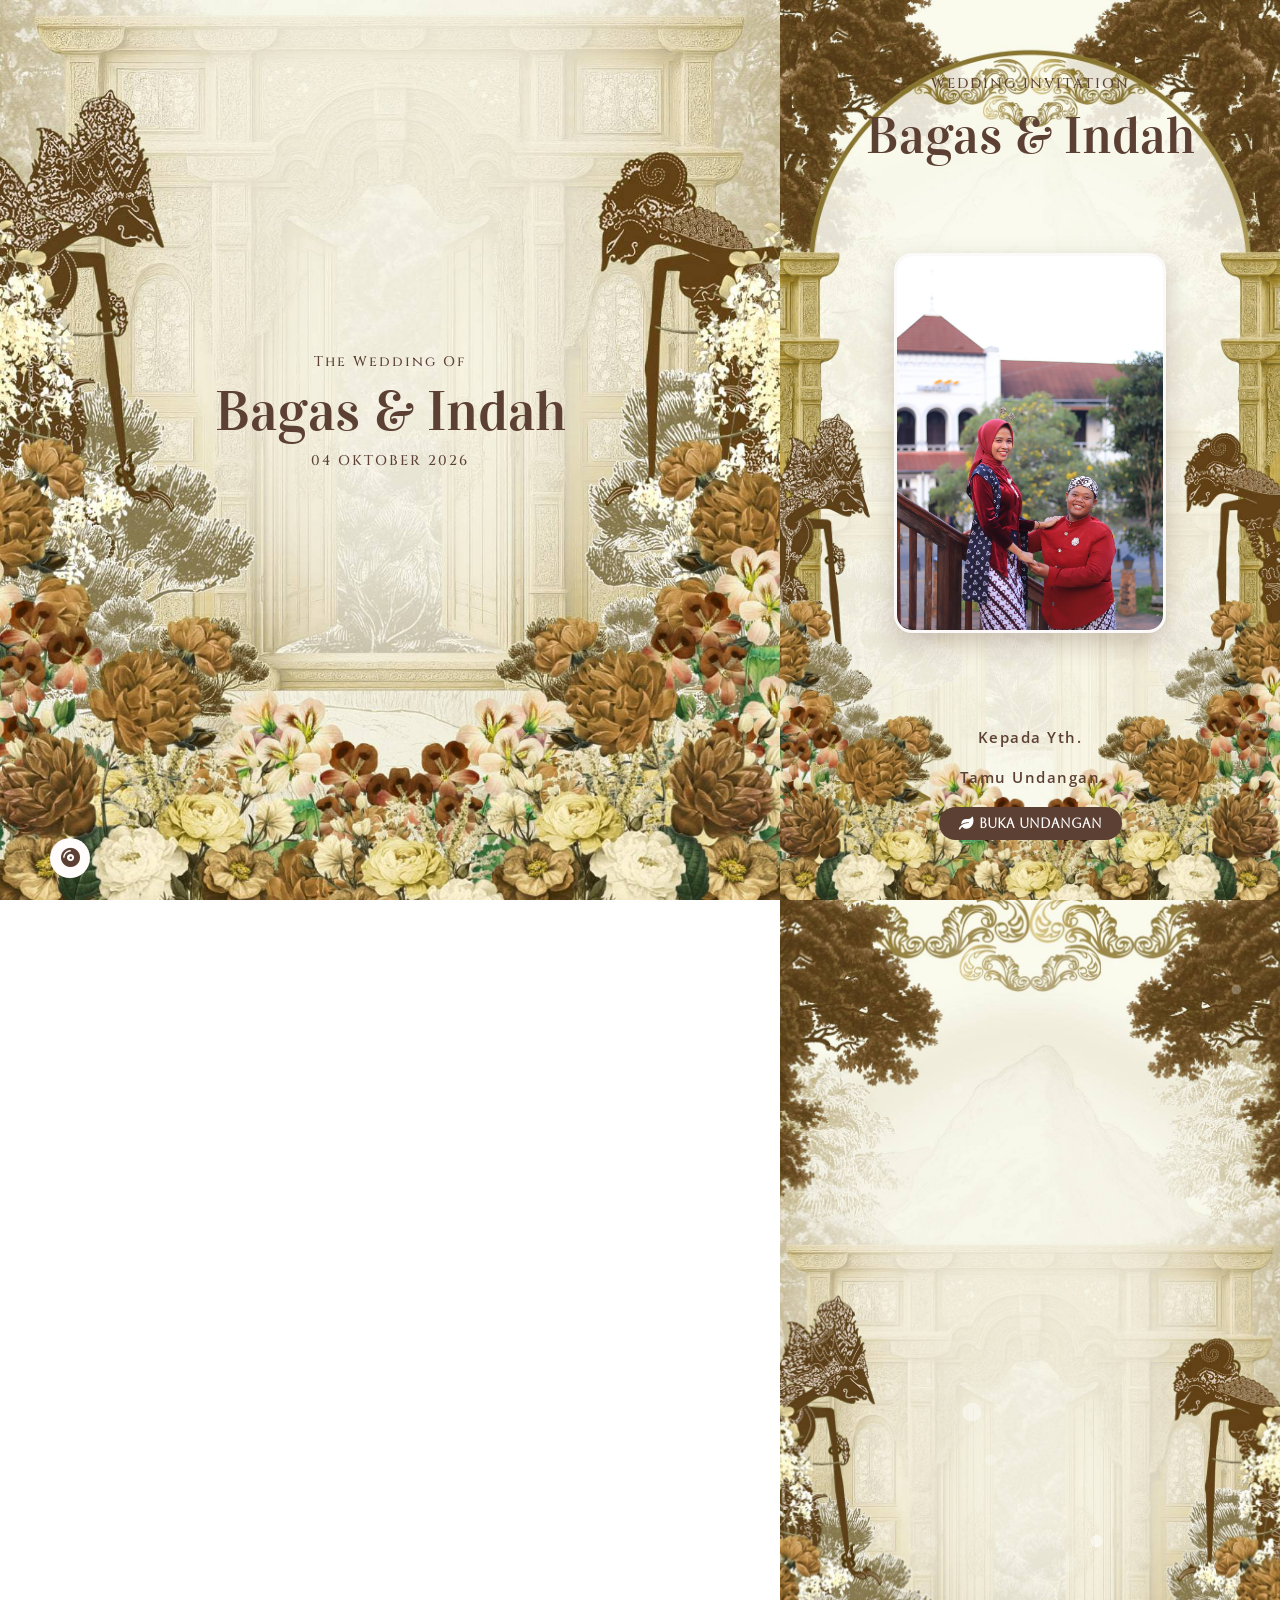
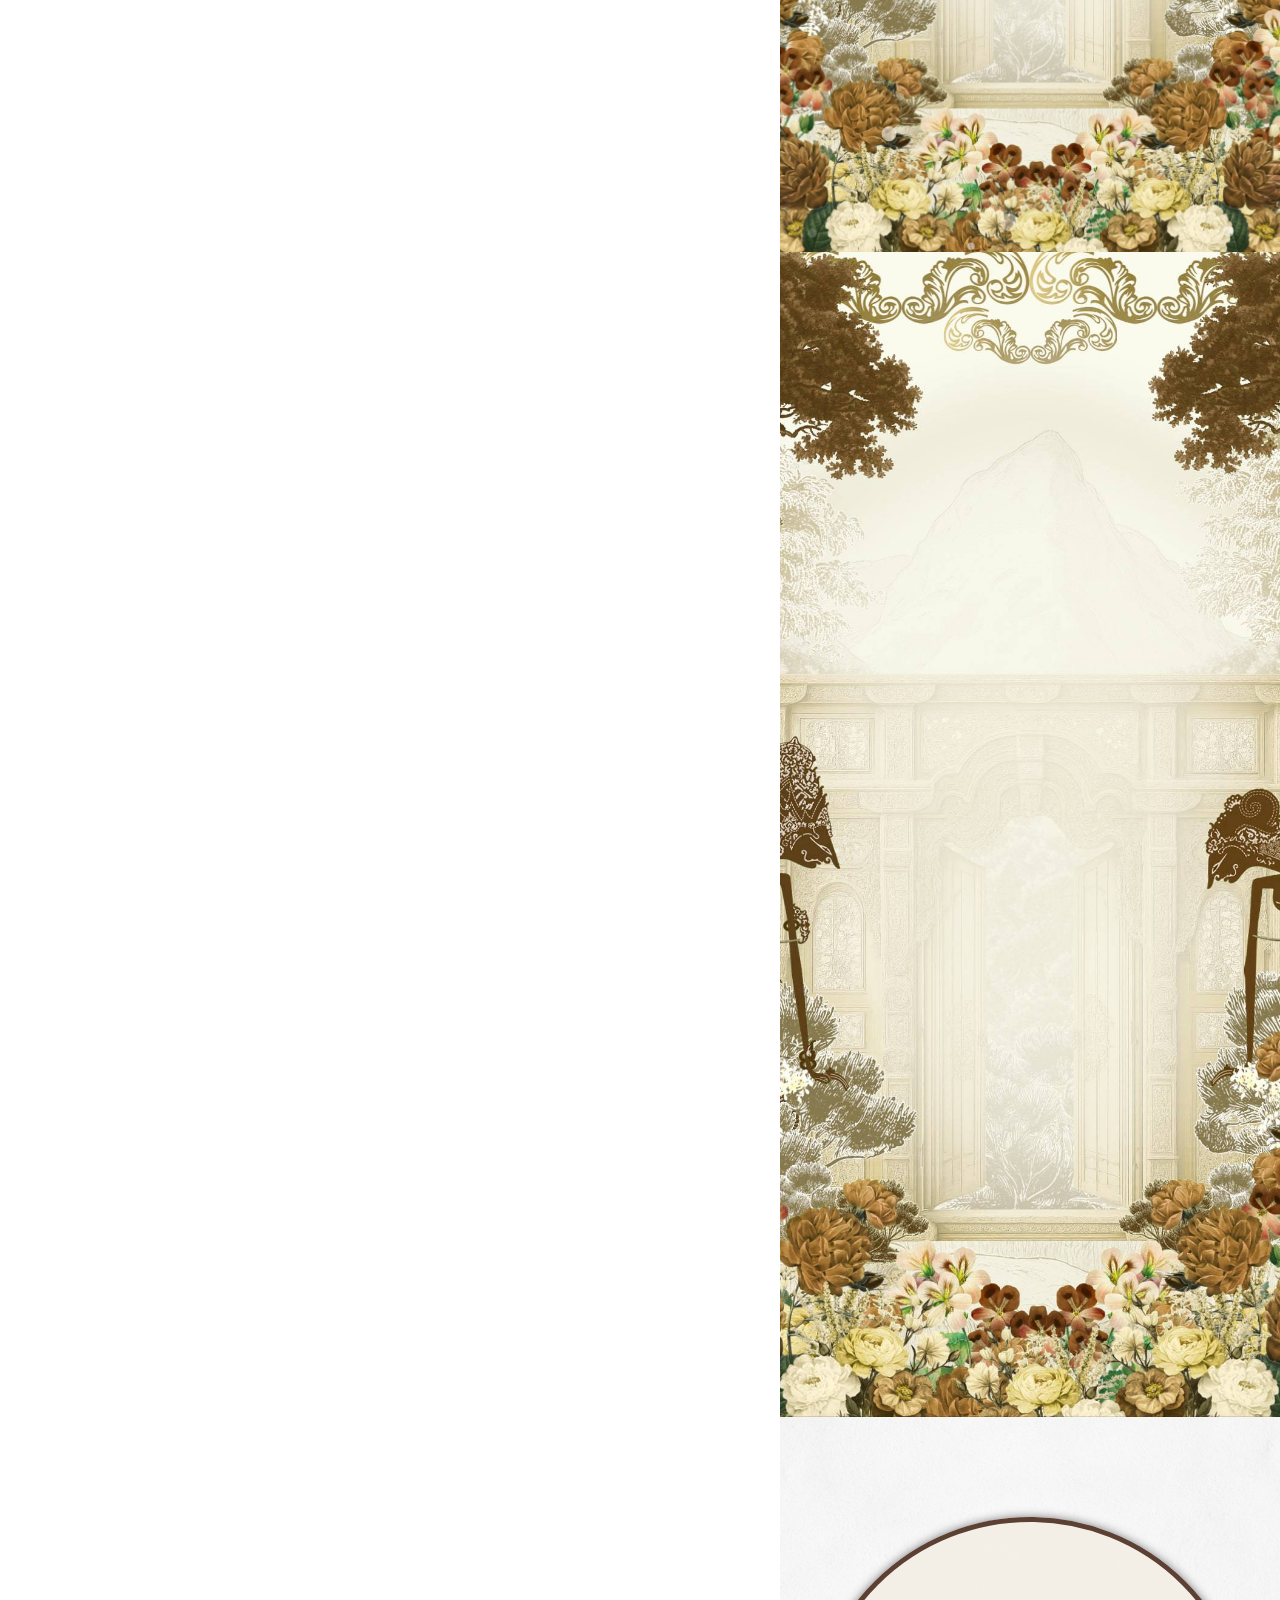
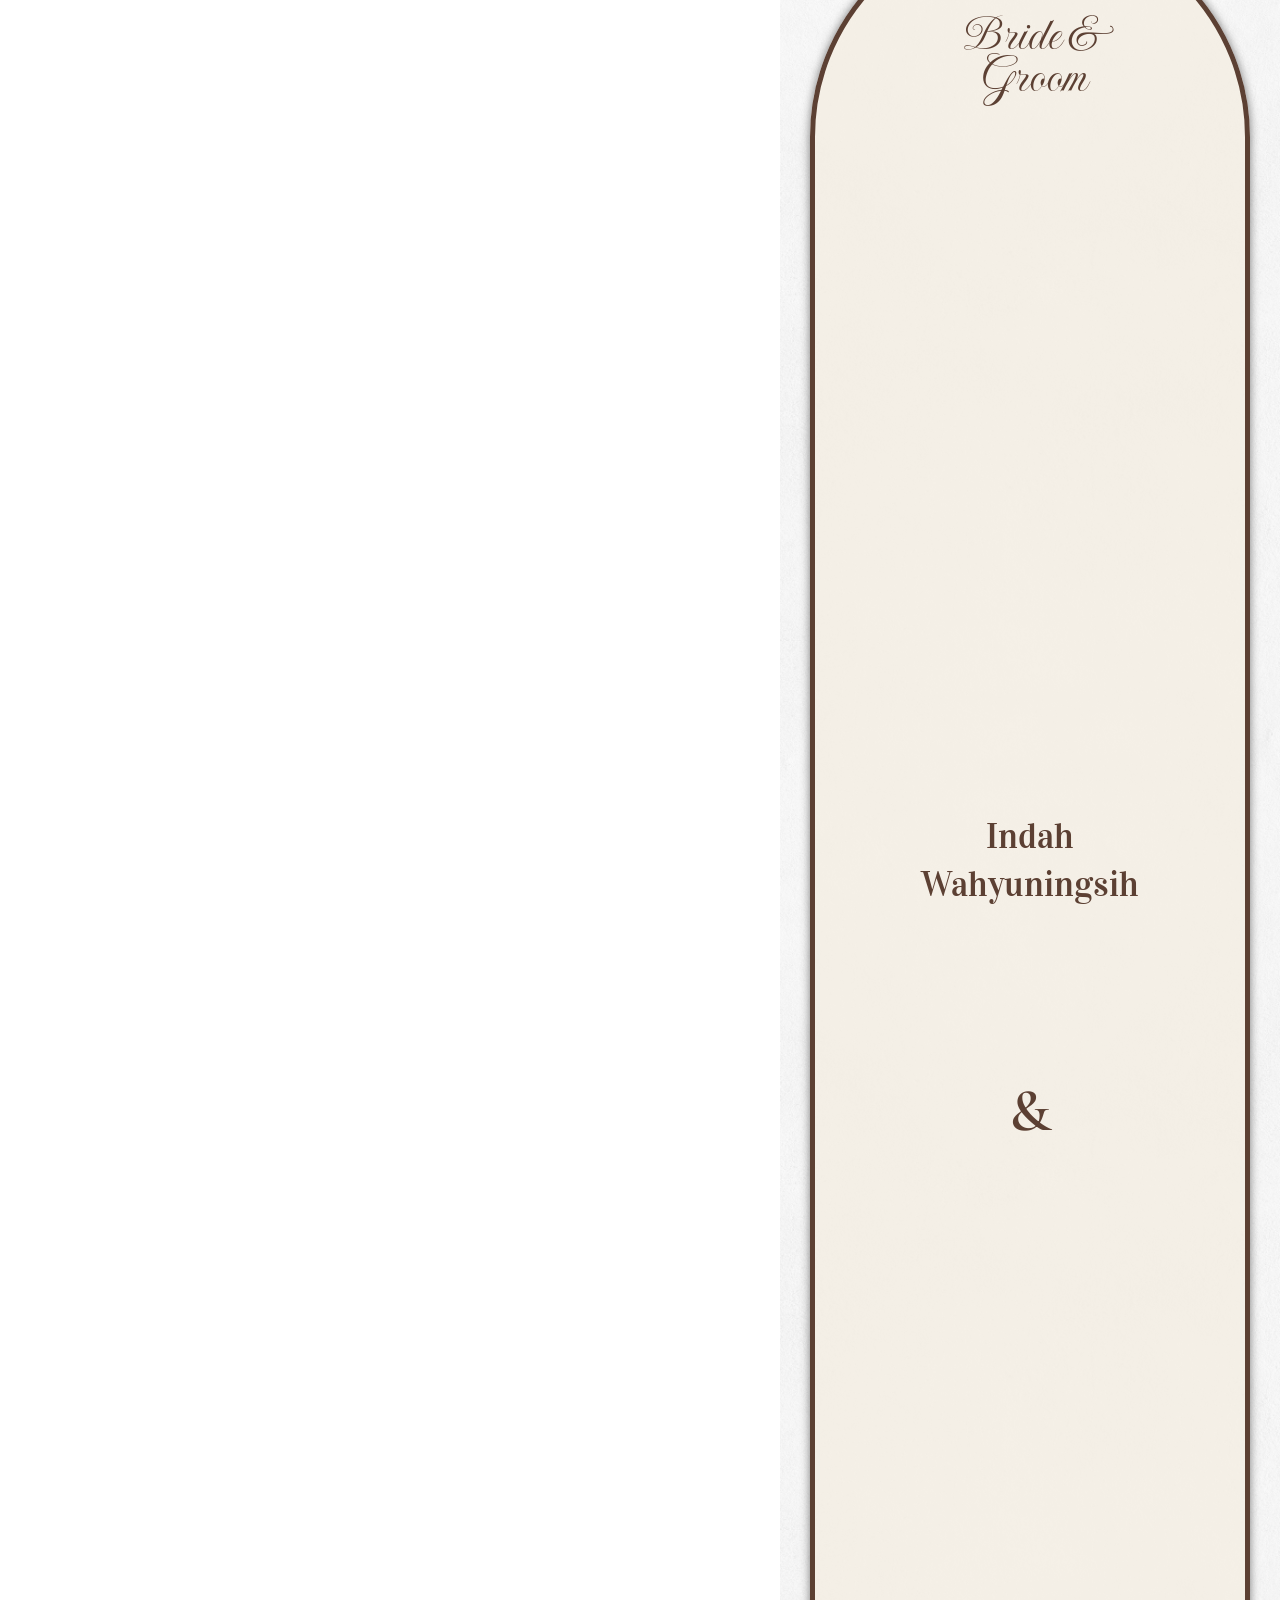
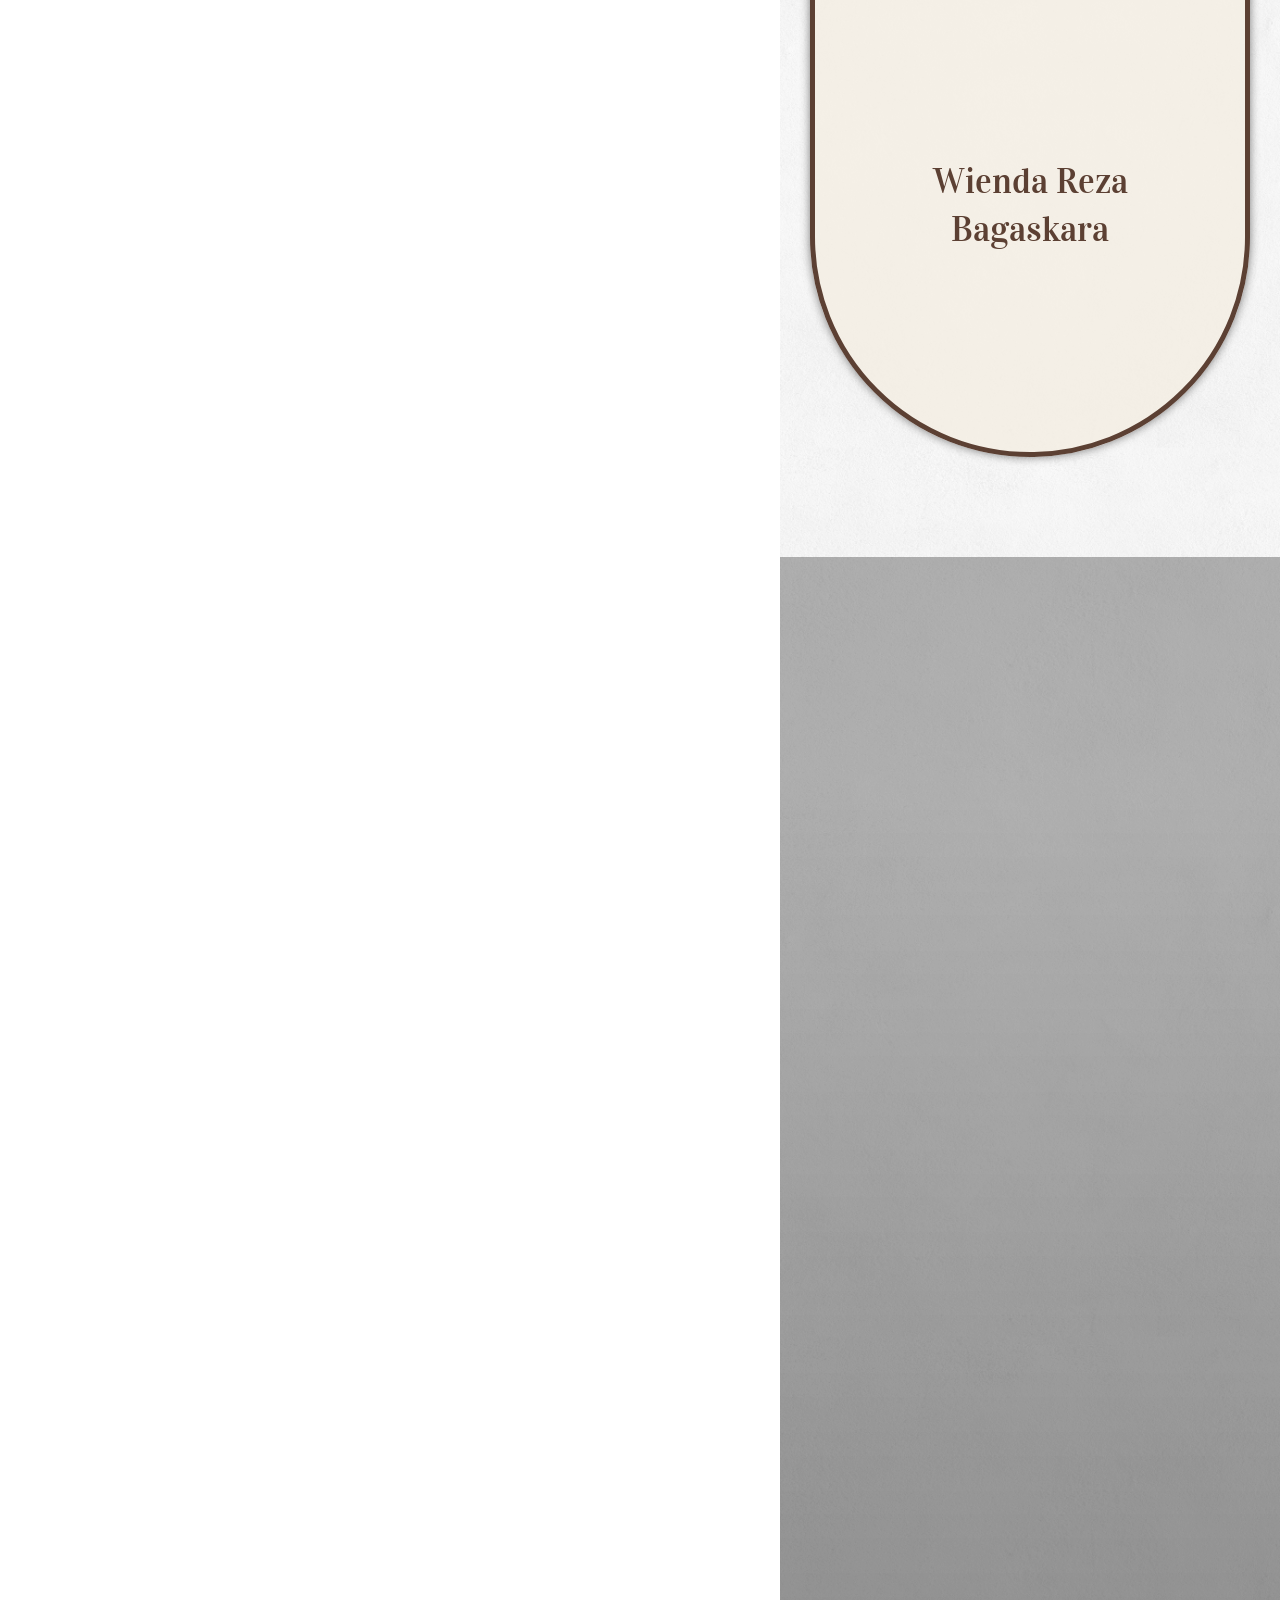
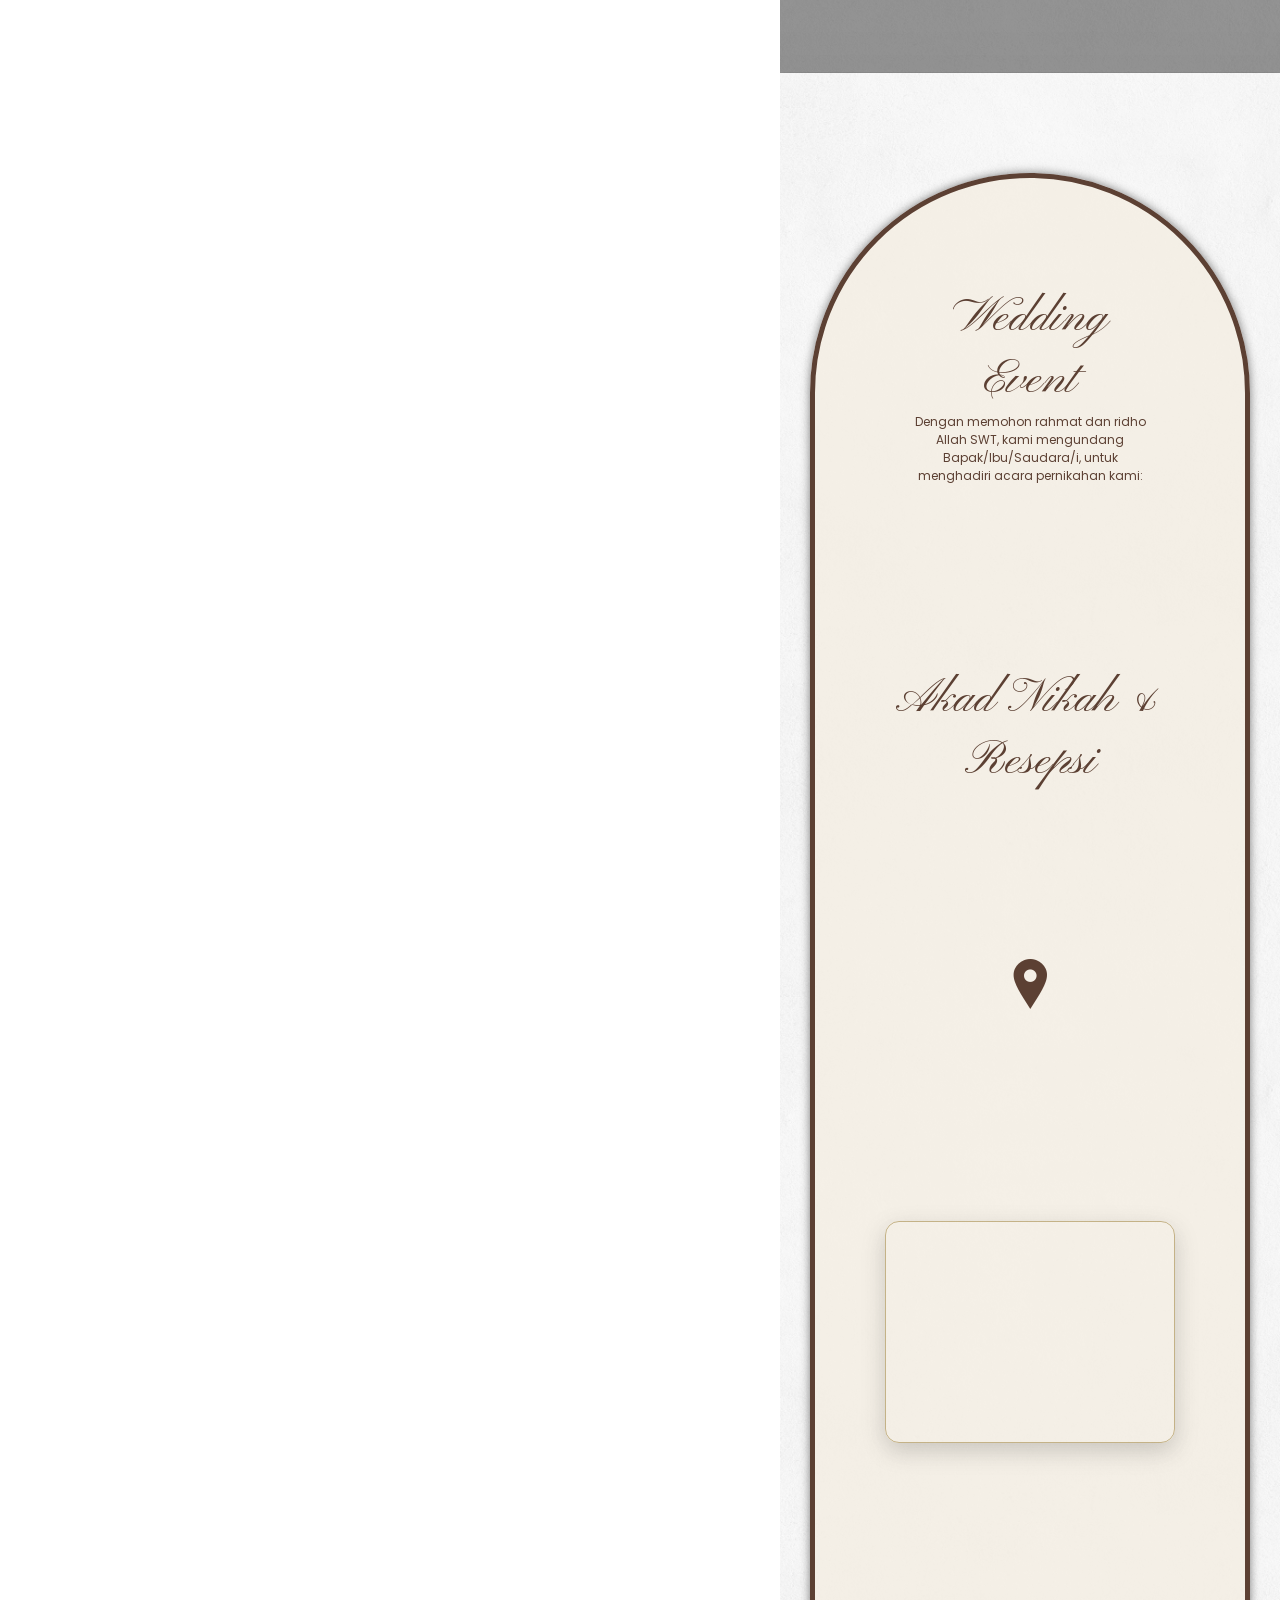
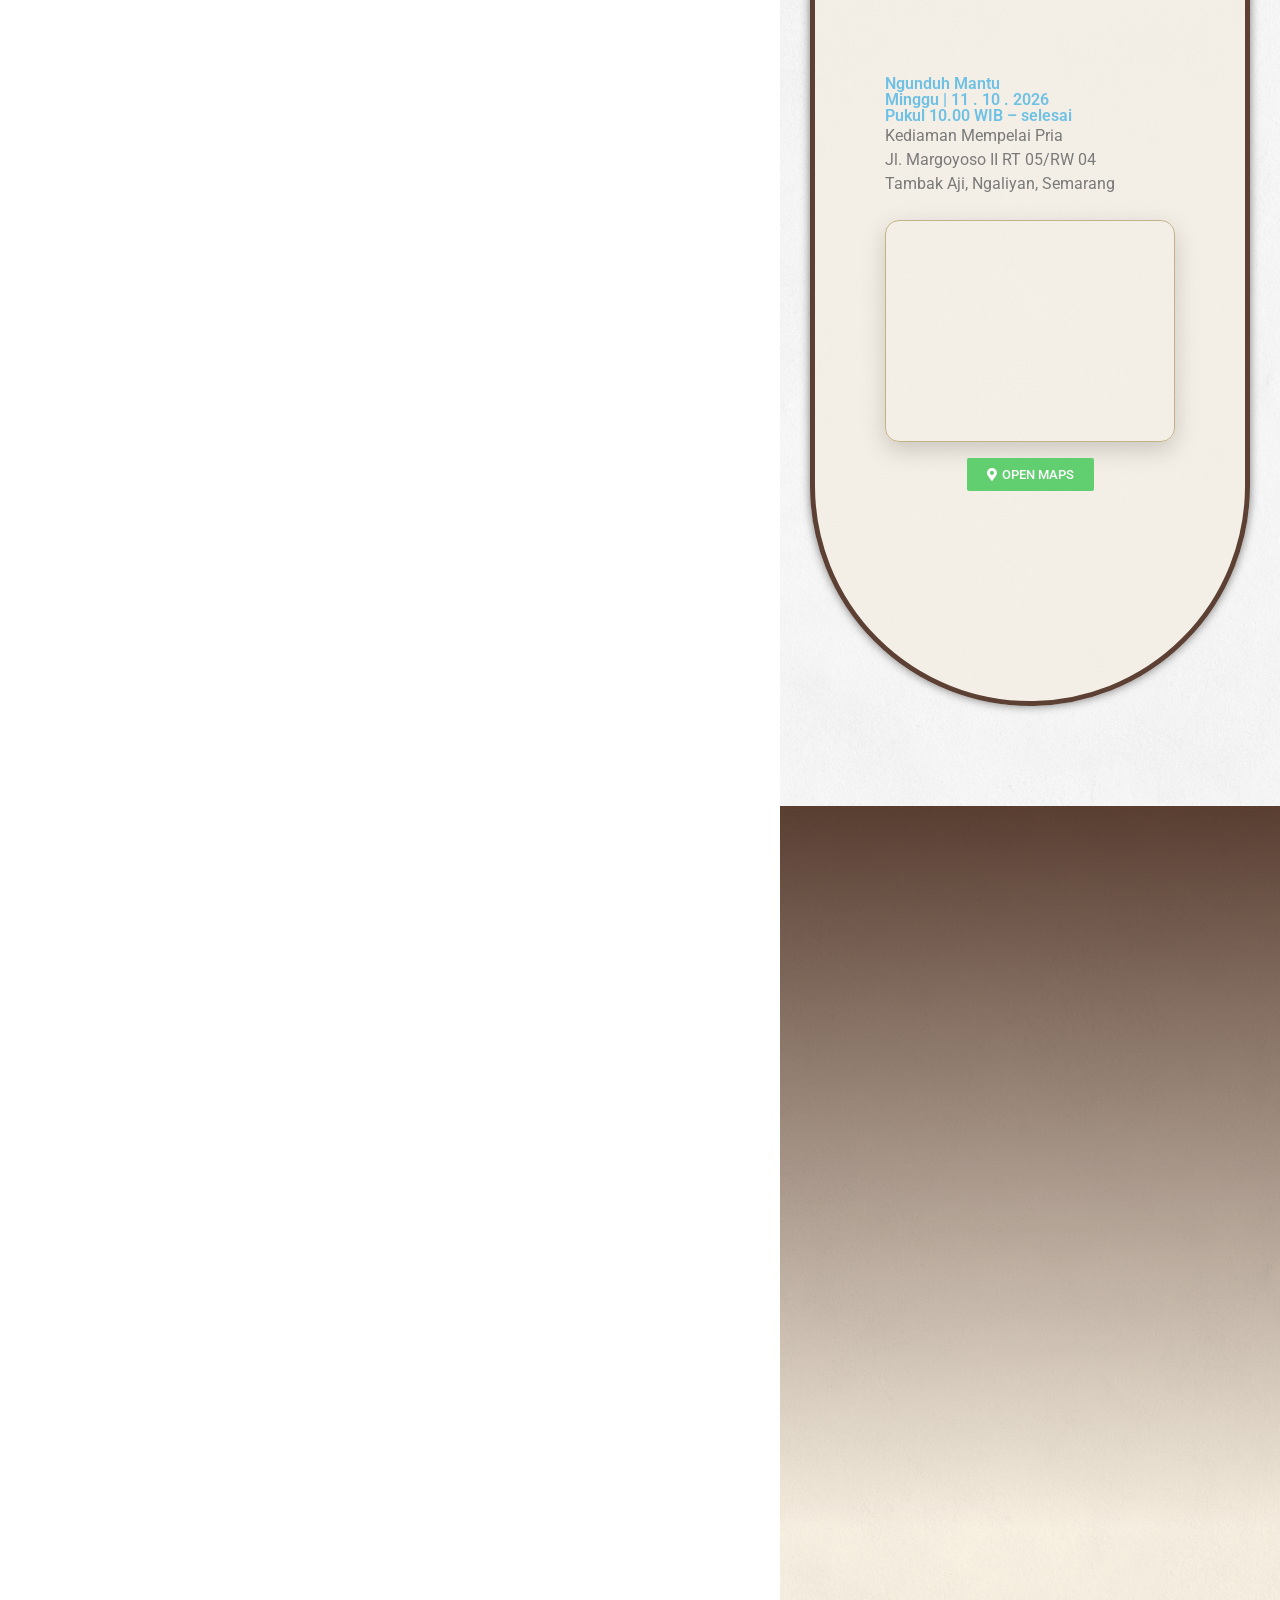
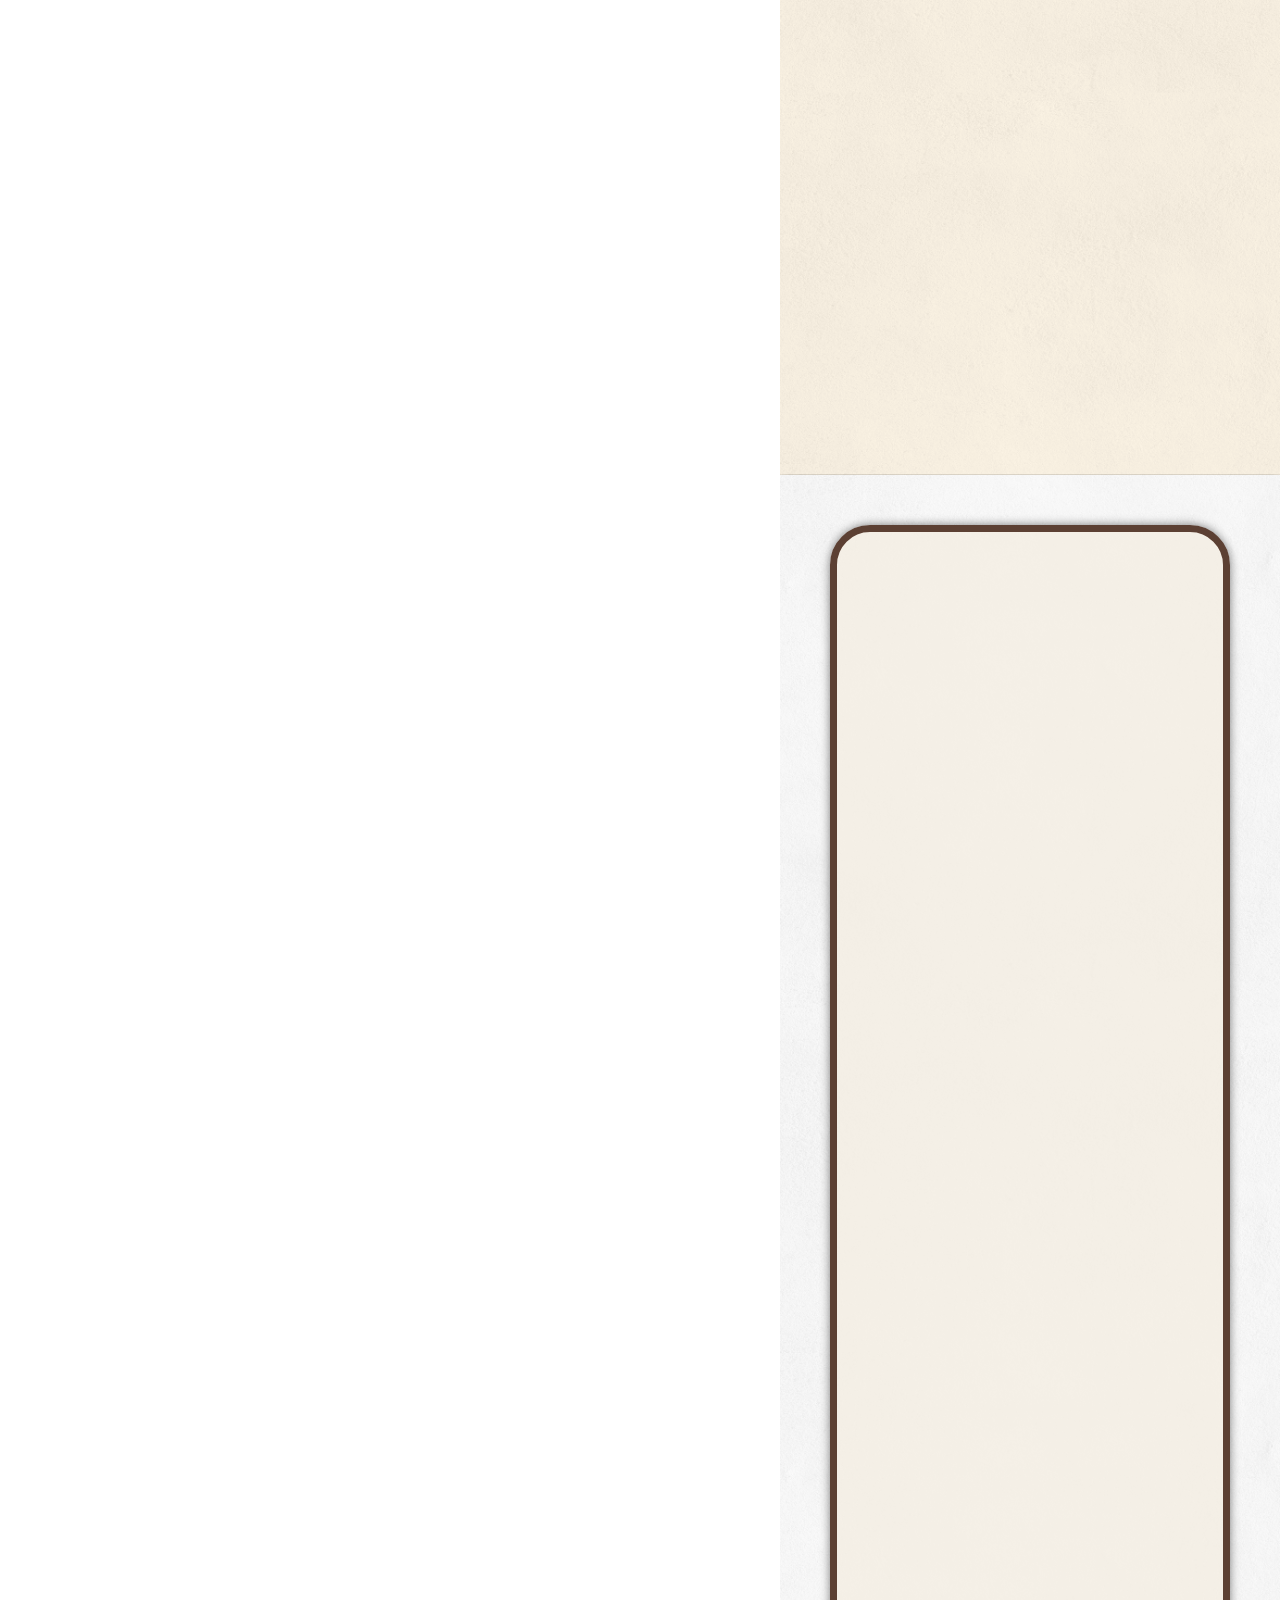
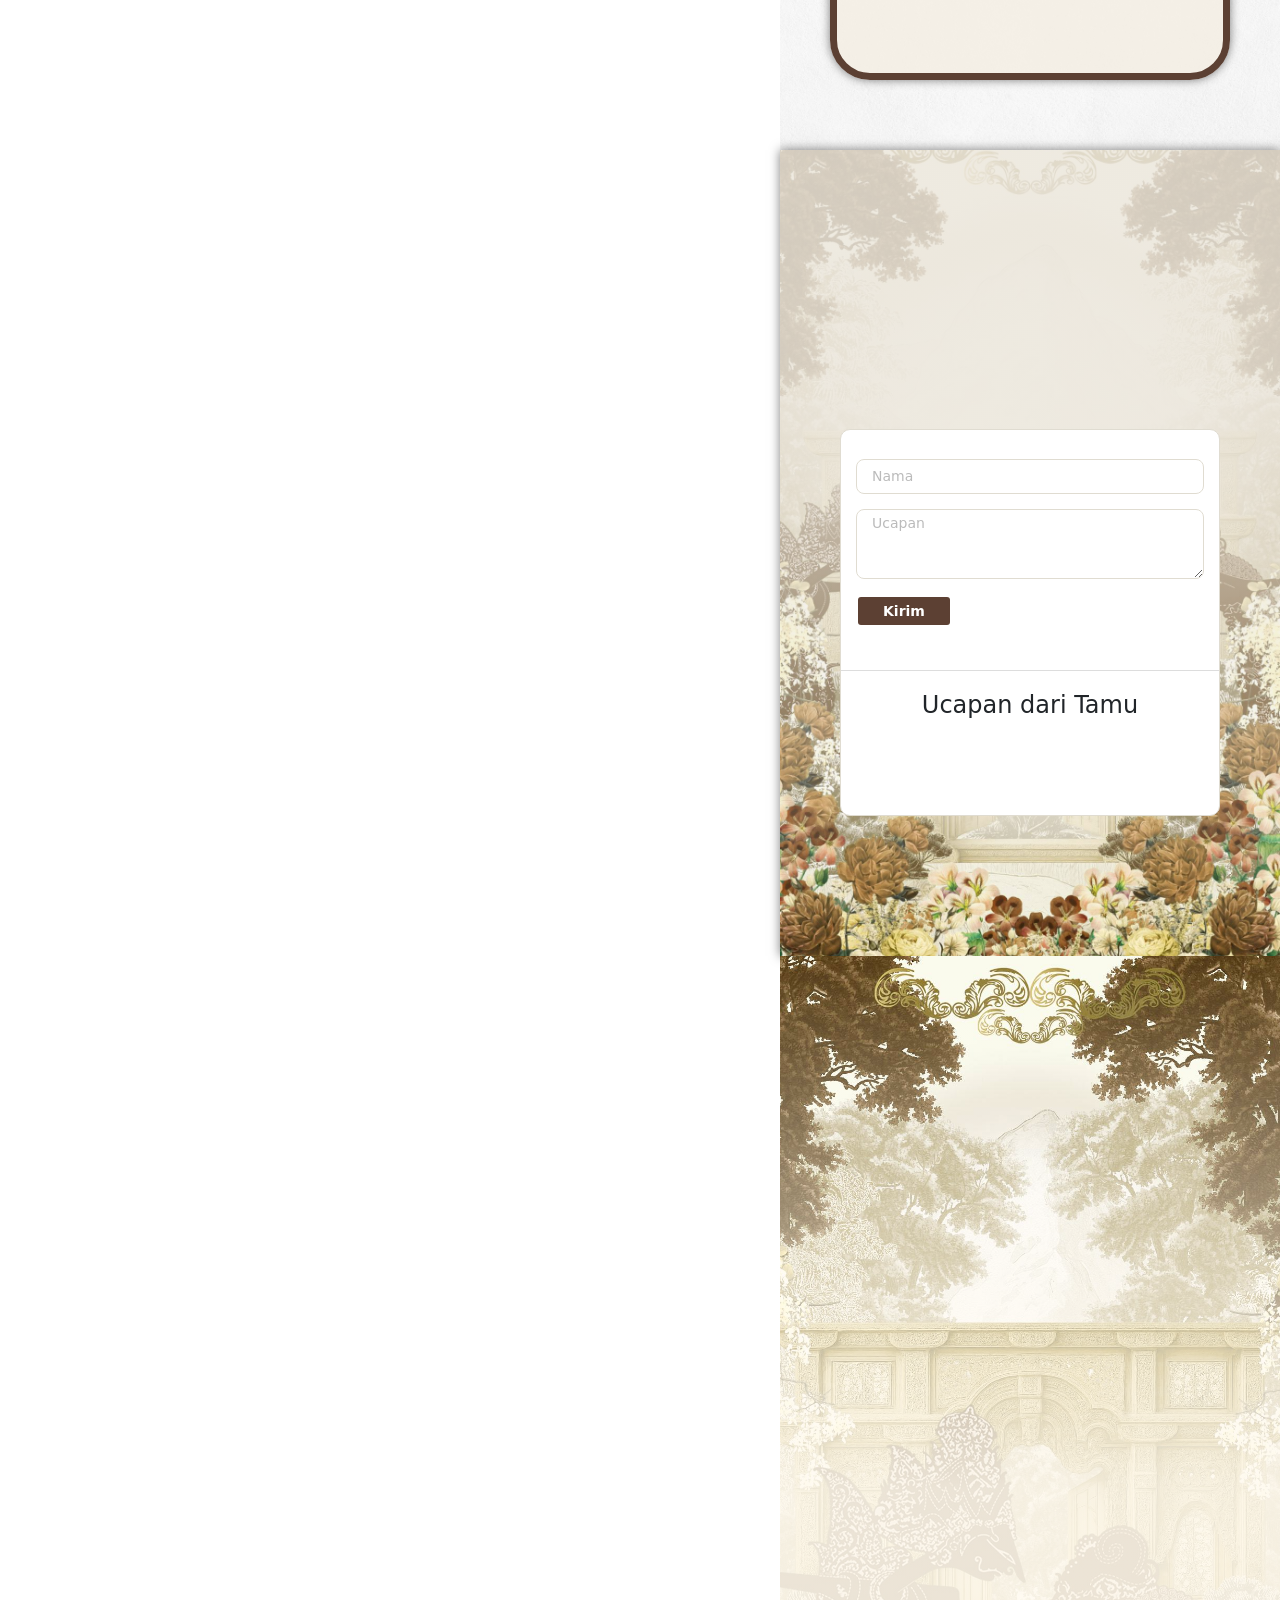
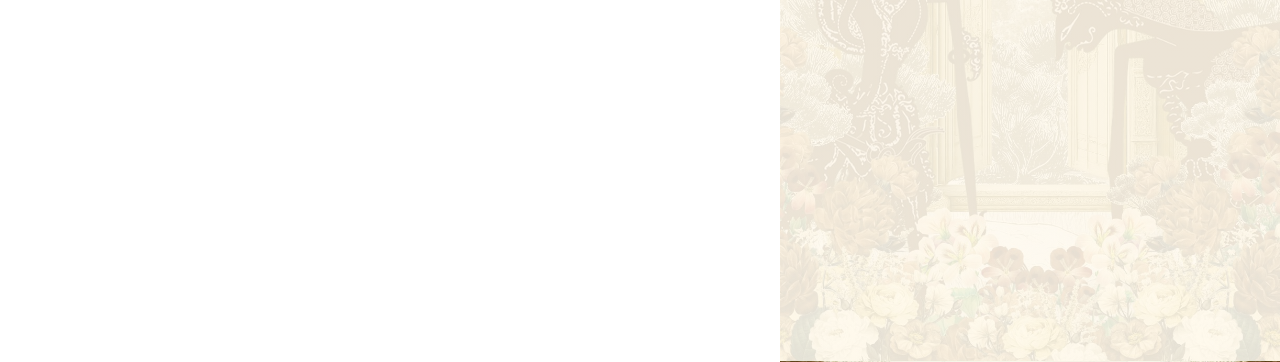
<file: index.html>
<!DOCTYPE html>
<html lang="en-US">

<head>
	<meta charset="UTF-8">
	<style type="text/css">
		.cui-comment-text img {
			max-width: 100% !important;
		}
	</style>
	<meta name='robots' content='index, follow, max-image-preview:large, max-snippet:-1, max-video-preview:-1' />

	<!-- This site is optimized with the Yoast SEO plugin v26.9 - https://yoast.com/product/yoast-seo-wordpress/ -->
	<title>Undangan Pernikahan Bagas & Indah – Kami Mengundang Anda di Hari Bahagia Kami</title>
	<link rel="canonical" href="index.html" />
	<meta property="og:locale" content="en_US" />
	<meta property="og:type" content="article" />
	<meta property="og:title" content="Undangan Pernikahan Bagas & Indah – Kami Mengundang Anda di Hari Bahagia Kami" />
	<meta property="og:description" content="Dengan penuh kebahagiaan kami mengundang Bapak/Ibu/Saudara/i untuk menghadiri dan memberikan doa restu pada acara pernikahan Bagas &amp; Indah yang akan diselenggarakan pada 4 Oktober 2026. Kehadiran Anda merupakan kehormatan dan kebahagiaan bagi kami. Klik untuk melihat undangan lengkapnya." />
	<meta property="og:url" content="" />
	<meta property="og:site_name" content="Bagas &amp; Indah Wedding" />
	<meta property="article:modified_time" content="2026-01-12T15:38:13+00:00" />
	<meta property="og:image" content="wp-content/uploads/photos/hero.jpeg" />
	<meta property="og:image:width" content="1200" />
	<meta property="og:image:height" content="630" />
	<meta property="og:image:type" content="image/webp" />
	<meta name="twitter:card" content="summary_large_image" />
	<meta name="twitter:label1" content="Est. reading time" />
	<meta name="twitter:data1" content="4 minutes" />
	<script type="application/ld+json"
		class="yoast-schema-graph">{"@context":"https://schema.org","@graph":[{"@type":"WebPage","@id":"","url":"","name":"Bagas & Indah Wedding","isPartOf":{"@id":"#website"},"primaryImageOfPage":{"@id":"#primaryimage"},"image":{"@id":"#primaryimage"},"thumbnailUrl":"wp-content/uploads/photos/hero.jpeg","datePublished":"2026-01-03T06:50:56+00:00","dateModified":"2026-01-12T15:38:13+00:00","breadcrumb":{"@id":"#breadcrumb"},"inLanguage":"en-US","potentialAction":[{"@type":"ReadAction","target":[""]}]},{"@type":"ImageObject","inLanguage":"en-US","@id":"#primaryimage","url":"wp-content/uploads/photos/hero.jpeg","contentUrl":"wp-content/uploads/photos/hero.jpeg","width":1200,"height":630},{"@type":"BreadcrumbList","@id":"#breadcrumb","itemListElement":[{"@type":"ListItem","position":1,"name":"Home","item":""},{"@type":"ListItem","position":2,"name":"Bagas & Indah Wedding"}]},{"@type":"WebSite","@id":"#website","url":"","name":"Bagas & Indah Wedding","description":"","potentialAction":[{"@type":"SearchAction","target":{"@type":"EntryPoint","urlTemplate":"?s={search_term_string}"},"query-input":{"@type":"PropertyValueSpecification","valueRequired":true,"valueName":"search_term_string"}}],"inLanguage":"en-US"}]}</script>
	<!-- / Yoast SEO plugin. -->

	<link rel="alternate" type="application/rss+xml" title="Bagas &amp; Indah Wedding &raquo; Feed" href="feed/" />
	<link rel="alternate" type="application/rss+xml" title="Bagas &amp; Indah Wedding &raquo; Comments Feed"
		href="comments/feed/" />
	<link rel="alternate" type="application/rss+xml"
		title="Bagas &amp; Indah Wedding &raquo; Bagas &amp; Indah Wedding Comments Feed" href="feed/" />
	<style id='wp-img-auto-sizes-contain-inline-css'>
		img:is([sizes=auto i], [sizes^="auto," i]) {
			contain-intrinsic-size: 3000px 1500px
		}

		/*# sourceURL=wp-img-auto-sizes-contain-inline-css */
	</style>
	<link rel='stylesheet' id='astra-theme-css-css' href='wp-content/themes/astra/assets/css/minified/main.min.css'
		media='all' />
	<style id='astra-theme-css-inline-css'>
		:root {
			--ast-post-nav-space: 0;
			--ast-container-default-xlg-padding: 2.5em;
			--ast-container-default-lg-padding: 2.5em;
			--ast-container-default-slg-padding: 2em;
			--ast-container-default-md-padding: 2.5em;
			--ast-container-default-sm-padding: 2.5em;
			--ast-container-default-xs-padding: 2.4em;
			--ast-container-default-xxs-padding: 1.8em;
			--ast-code-block-background: #ECEFF3;
			--ast-comment-inputs-background: #F9FAFB;
			--ast-normal-container-width: 1200px;
			--ast-narrow-container-width: 750px;
			--ast-blog-title-font-weight: 600;
			--ast-blog-meta-weight: 600;
			--ast-global-color-primary: var(--ast-global-color-5);
			--ast-global-color-secondary: var(--ast-global-color-4);
			--ast-global-color-alternate-background: var(--ast-global-color-7);
			--ast-global-color-subtle-background: var(--ast-global-color-6);
			--ast-bg-style-guide: var(--ast-global-color-secondary, --ast-global-color-5);
			--ast-shadow-style-guide: 0px 0px 4px 0 #00000057;
			--ast-global-dark-bg-style: #fff;
			--ast-global-dark-lfs: #fbfbfb;
			--ast-widget-bg-color: #fafafa;
			--ast-wc-container-head-bg-color: #fbfbfb;
			--ast-title-layout-bg: #eeeeee;
			--ast-search-border-color: #e7e7e7;
			--ast-lifter-hover-bg: #e6e6e6;
			--ast-gallery-block-color: #000;
			--srfm-color-input-label: var(--ast-global-color-2);
		}

		html {
			font-size: 100%;
		}

		a {
			color: var(--ast-global-color-0);
		}

		a:hover,
		a:focus {
			color: var(--ast-global-color-1);
		}

		body,
		button,
		input,
		select,
		textarea,
		.ast-button,
		.ast-custom-button {
			font-family: -apple-system, BlinkMacSystemFont, Segoe UI, Roboto, Oxygen-Sans, Ubuntu, Cantarell, Helvetica Neue, sans-serif;
			font-weight: 400;
			font-size: 16px;
			font-size: 1rem;
			line-height: var(--ast-body-line-height, 1.65em);
		}

		blockquote {
			color: var(--ast-global-color-3);
		}

		h1,
		h2,
		h3,
		h4,
		h5,
		h6,
		.entry-content :where(h1, h2, h3, h4, h5, h6),
		.site-title,
		.site-title a {
			font-weight: 600;
		}

		.ast-site-identity .site-title a {
			color: var(--ast-global-color-2);
		}

		.site-title {
			font-size: 26px;
			font-size: 1.625rem;
			display: block;
		}

		.site-header .site-description {
			font-size: 15px;
			font-size: 0.9375rem;
			display: none;
		}

		.entry-title {
			font-size: 20px;
			font-size: 1.25rem;
		}

		.ast-blog-single-element.ast-taxonomy-container a {
			font-size: 14px;
			font-size: 0.875rem;
		}

		.ast-blog-meta-container {
			font-size: 13px;
			font-size: 0.8125rem;
		}

		.archive .ast-article-post .ast-article-inner,
		.blog .ast-article-post .ast-article-inner,
		.archive .ast-article-post .ast-article-inner:hover,
		.blog .ast-article-post .ast-article-inner:hover {
			border-top-left-radius: 6px;
			border-top-right-radius: 6px;
			border-bottom-right-radius: 6px;
			border-bottom-left-radius: 6px;
			overflow: hidden;
		}

		h1,
		.entry-content :where(h1) {
			font-size: 36px;
			font-size: 2.25rem;
			font-weight: 600;
			line-height: 1.4em;
		}

		h2,
		.entry-content :where(h2) {
			font-size: 30px;
			font-size: 1.875rem;
			font-weight: 600;
			line-height: 1.3em;
		}

		h3,
		.entry-content :where(h3) {
			font-size: 24px;
			font-size: 1.5rem;
			font-weight: 600;
			line-height: 1.3em;
		}

		h4,
		.entry-content :where(h4) {
			font-size: 20px;
			font-size: 1.25rem;
			line-height: 1.2em;
			font-weight: 600;
		}

		h5,
		.entry-content :where(h5) {
			font-size: 16px;
			font-size: 1rem;
			line-height: 1.2em;
			font-weight: 600;
		}

		h6,
		.entry-content :where(h6) {
			font-size: 16px;
			font-size: 1rem;
			line-height: 1.25em;
			font-weight: 600;
		}

		::selection {
			background-color: var(--ast-global-color-0);
			color: #ffffff;
		}

		body,
		h1,
		h2,
		h3,
		h4,
		h5,
		h6,
		.entry-title a,
		.entry-content :where(h1, h2, h3, h4, h5, h6) {
			color: var(--ast-global-color-3);
		}

		.tagcloud a:hover,
		.tagcloud a:focus,
		.tagcloud a.current-item {
			color: #ffffff;
			border-color: var(--ast-global-color-0);
			background-color: var(--ast-global-color-0);
		}

		input:focus,
		input[type="text"]:focus,
		input[type="email"]:focus,
		input[type="url"]:focus,
		input[type="password"]:focus,
		input[type="reset"]:focus,
		input[type="search"]:focus,
		textarea:focus {
			border-color: var(--ast-global-color-0);
		}

		input[type="radio"]:checked,
		input[type=reset],
		input[type="checkbox"]:checked,
		input[type="checkbox"]:hover:checked,
		input[type="checkbox"]:focus:checked,
		input[type=range]::-webkit-slider-thumb {
			border-color: var(--ast-global-color-0);
			background-color: var(--ast-global-color-0);
			box-shadow: none;
		}

		.site-footer a:hover+.post-count,
		.site-footer a:focus+.post-count {
			background: var(--ast-global-color-0);
			border-color: var(--ast-global-color-0);
		}

		.single .nav-links .nav-previous,
		.single .nav-links .nav-next {
			color: var(--ast-global-color-0);
		}

		.entry-meta,
		.entry-meta * {
			line-height: 1.45;
			color: var(--ast-global-color-0);
			font-weight: 600;
		}

		.entry-meta a:not(.ast-button):hover,
		.entry-meta a:not(.ast-button):hover *,
		.entry-meta a:not(.ast-button):focus,
		.entry-meta a:not(.ast-button):focus *,
		.page-links>.page-link,
		.page-links .page-link:hover,
		.post-navigation a:hover {
			color: var(--ast-global-color-1);
		}

		#cat option,
		.secondary .calendar_wrap thead a,
		.secondary .calendar_wrap thead a:visited {
			color: var(--ast-global-color-0);
		}

		.secondary .calendar_wrap #today,
		.ast-progress-val span {
			background: var(--ast-global-color-0);
		}

		.secondary a:hover+.post-count,
		.secondary a:focus+.post-count {
			background: var(--ast-global-color-0);
			border-color: var(--ast-global-color-0);
		}

		.calendar_wrap #today>a {
			color: #ffffff;
		}

		.page-links .page-link,
		.single .post-navigation a {
			color: var(--ast-global-color-3);
		}

		.ast-search-menu-icon .search-form button.search-submit {
			padding: 0 4px;
		}

		.ast-search-menu-icon form.search-form {
			padding-right: 0;
		}

		.ast-header-search .ast-search-menu-icon.ast-dropdown-active .search-form,
		.ast-header-search .ast-search-menu-icon.ast-dropdown-active .search-field:focus {
			transition: all 0.2s;
		}

		.search-form input.search-field:focus {
			outline: none;
		}

		.ast-mobile-header-content .ast-builder-layout-element:not(.ast-builder-menu):not(.ast-header-divider-element),
		.ast-mobile-popup-content .ast-builder-layout-element:not(.ast-builder-menu):not(.ast-header-divider-element) {
			padding: 15px 20px;
		}

		.ast-search-menu-icon .search-form button.search-submit:focus,
		.ast-theme-transparent-header .ast-header-search .ast-dropdown-active .ast-icon,
		.ast-theme-transparent-header .ast-inline-search .search-field:focus .ast-icon {
			color: var(--ast-global-color-1);
		}

		.ast-desktop .ast-header-search .slide-search .search-form {
			border: 2px solid var(--ast-global-color-0);
		}

		.ast-header-search .slide-search .search-field {
			background-color: (--ast-global-dark-bg-style);
		}

		.ast-archive-title {
			color: var(--ast-global-color-2);
		}

		.widget-title,
		.widget .wp-block-heading {
			font-size: 22px;
			font-size: 1.375rem;
			color: var(--ast-global-color-2);
		}

		.ast-single-post .entry-content a,
		.ast-comment-content a:not(.ast-comment-edit-reply-wrap a) {
			text-decoration: underline;
		}

		.ast-single-post .elementor-widget-button .elementor-button,
		.ast-single-post .entry-content .uagb-tab a,
		.ast-single-post .entry-content .uagb-ifb-cta a,
		.ast-single-post .entry-content .uabb-module-content a,
		.ast-single-post .entry-content .uagb-post-grid a,
		.ast-single-post .entry-content .uagb-timeline a,
		.ast-single-post .entry-content .uagb-toc__wrap a,
		.ast-single-post .entry-content .uagb-taxomony-box a,
		.entry-content .wp-block-latest-posts>li>a,
		.ast-single-post .entry-content .wp-block-file__button,
		a.ast-post-filter-single,
		.ast-single-post .ast-comment-content .comment-reply-link,
		.ast-single-post .ast-comment-content .comment-edit-link {
			text-decoration: none;
		}

		.ast-search-menu-icon.slide-search a:focus-visible:focus-visible,
		.astra-search-icon:focus-visible,
		#close:focus-visible,
		a:focus-visible,
		.ast-menu-toggle:focus-visible,
		.site .skip-link:focus-visible,
		.wp-block-loginout input:focus-visible,
		.wp-block-search.wp-block-search__button-inside .wp-block-search__inside-wrapper,
		.ast-header-navigation-arrow:focus-visible,
		.ast-orders-table__row .ast-orders-table__cell:focus-visible,
		a#ast-apply-coupon:focus-visible,
		#ast-apply-coupon:focus-visible,
		#close:focus-visible,
		.button.search-submit:focus-visible,
		#search_submit:focus,
		.normal-search:focus-visible,
		.ast-header-account-wrap:focus-visible,
		.astra-cart-drawer-close:focus,
		.ast-single-variation:focus,
		.ast-button:focus,
		.ast-builder-button-wrap:has(.ast-custom-button-link:focus),
		.ast-builder-button-wrap .ast-custom-button-link:focus {
			outline-style: dotted;
			outline-color: inherit;
			outline-width: thin;
		}

		input:focus,
		input[type="text"]:focus,
		input[type="email"]:focus,
		input[type="url"]:focus,
		input[type="password"]:focus,
		input[type="reset"]:focus,
		input[type="search"]:focus,
		input[type="number"]:focus,
		textarea:focus,
		.wp-block-search__input:focus,
		[data-section="section-header-mobile-trigger"] .ast-button-wrap .ast-mobile-menu-trigger-minimal:focus,
		.ast-mobile-popup-drawer.active .menu-toggle-close:focus,
		#ast-scroll-top:focus,
		#coupon_code:focus,
		#ast-coupon-code:focus {
			border-style: dotted;
			border-color: inherit;
			border-width: thin;
		}

		input {
			outline: none;
		}

		.ast-logo-title-inline .site-logo-img {
			padding-right: 1em;
		}

		body .ast-oembed-container * {
			position: absolute;
			top: 0;
			width: 100%;
			height: 100%;
			left: 0;
		}

		body .wp-block-embed-pocket-casts .ast-oembed-container * {
			position: unset;
		}

		.ast-single-post-featured-section+article {
			margin-top: 2em;
		}

		.site-content .ast-single-post-featured-section img {
			width: 100%;
			overflow: hidden;
			object-fit: cover;
		}

		.ast-separate-container .site-content .ast-single-post-featured-section+article {
			margin-top: -80px;
			z-index: 9;
			position: relative;
			border-radius: 4px;
		}

		@media (min-width: 922px) {
			.ast-no-sidebar .site-content .ast-article-image-container--wide {
				margin-left: -120px;
				margin-right: -120px;
				max-width: unset;
				width: unset;
			}

			.ast-left-sidebar .site-content .ast-article-image-container--wide,
			.ast-right-sidebar .site-content .ast-article-image-container--wide {
				margin-left: -10px;
				margin-right: -10px;
			}

			.site-content .ast-article-image-container--full {
				margin-left: calc(-50vw + 50%);
				margin-right: calc(-50vw + 50%);
				max-width: 100vw;
				width: 100vw;
			}

			.ast-left-sidebar .site-content .ast-article-image-container--full,
			.ast-right-sidebar .site-content .ast-article-image-container--full {
				margin-left: -10px;
				margin-right: -10px;
				max-width: inherit;
				width: auto;
			}
		}

		.site>.ast-single-related-posts-container {
			margin-top: 0;
		}

		@media (min-width: 922px) {
			.ast-desktop .ast-container--narrow {
				max-width: var(--ast-narrow-container-width);
				margin: 0 auto;
			}
		}

		.ast-page-builder-template .hentry {
			margin: 0;
		}

		.ast-page-builder-template .site-content>.ast-container {
			max-width: 100%;
			padding: 0;
		}

		.ast-page-builder-template .site .site-content #primary {
			padding: 0;
			margin: 0;
		}

		.ast-page-builder-template .no-results {
			text-align: center;
			margin: 4em auto;
		}

		.ast-page-builder-template .ast-pagination {
			padding: 2em;
		}

		.ast-page-builder-template .entry-header.ast-no-title.ast-no-thumbnail {
			margin-top: 0;
		}

		.ast-page-builder-template .entry-header.ast-header-without-markup {
			margin-top: 0;
			margin-bottom: 0;
		}

		.ast-page-builder-template .entry-header.ast-no-title.ast-no-meta {
			margin-bottom: 0;
		}

		.ast-page-builder-template.single .post-navigation {
			padding-bottom: 2em;
		}

		.ast-page-builder-template.single-post .site-content>.ast-container {
			max-width: 100%;
		}

		.ast-page-builder-template .entry-header {
			margin-top: 2em;
			margin-left: auto;
			margin-right: auto;
		}

		.ast-page-builder-template .ast-archive-description {
			margin: 2em auto 0;
			padding-left: 20px;
			padding-right: 20px;
		}

		.ast-page-builder-template .ast-row {
			margin-left: 0;
			margin-right: 0;
		}

		.single.ast-page-builder-template .entry-header+.entry-content,
		.single.ast-page-builder-template .ast-single-entry-banner+.site-content article .entry-content {
			margin-bottom: 2em;
		}

		@media(min-width: 921px) {

			.ast-page-builder-template.archive.ast-right-sidebar .ast-row article,
			.ast-page-builder-template.archive.ast-left-sidebar .ast-row article {
				padding-left: 0;
				padding-right: 0;
			}
		}

		input[type="text"],
		input[type="number"],
		input[type="email"],
		input[type="url"],
		input[type="password"],
		input[type="search"],
		input[type=reset],
		input[type=tel],
		input[type=date],
		select,
		textarea {
			font-size: 16px;
			font-style: normal;
			font-weight: 400;
			line-height: 24px;
			width: 100%;
			padding: 12px 16px;
			border-radius: 4px;
			box-shadow: 0px 1px 2px 0px rgba(0, 0, 0, 0.05);
			color: var(--ast-form-input-text, #475569);
		}

		input[type="text"],
		input[type="number"],
		input[type="email"],
		input[type="url"],
		input[type="password"],
		input[type="search"],
		input[type=reset],
		input[type=tel],
		input[type=date],
		select {
			height: 40px;
		}

		input[type="date"] {
			border-width: 1px;
			border-style: solid;
			border-color: var(--ast-border-color);
			background: var(--ast-global-color-secondary, --ast-global-color-5);
		}

		input[type="text"]:focus,
		input[type="number"]:focus,
		input[type="email"]:focus,
		input[type="url"]:focus,
		input[type="password"]:focus,
		input[type="search"]:focus,
		input[type=reset]:focus,
		input[type="tel"]:focus,
		input[type="date"]:focus,
		select:focus,
		textarea:focus {
			border-color: #046BD2;
			box-shadow: none;
			outline: none;
			color: var(--ast-form-input-focus-text, #475569);
		}

		label,
		legend {
			color: var(--ast-global-color-2, #111827);
			font-size: 14px;
			font-style: normal;
			font-weight: 500;
			line-height: 20px;
		}

		select {
			padding: 6px 10px;
		}

		fieldset {
			padding: 30px;
			border-radius: 4px;
		}

		button,
		.ast-button,
		.button,
		input[type="button"],
		input[type="reset"],
		input[type="submit"] {
			border-radius: 4px;
			box-shadow: 0px 1px 2px 0px rgba(0, 0, 0, 0.05);
		}

		:root {
			--ast-comment-inputs-background: #FFF;
		}

		::placeholder {
			color: var(--ast-form-field-color, #9CA3AF);
		}

		::-ms-input-placeholder {
			color: var(--ast-form-field-color, #9CA3AF);
		}

		@media (max-width:921.9px) {
			#ast-desktop-header {
				display: none;
			}
		}

		@media (min-width:922px) {
			#ast-mobile-header {
				display: none;
			}
		}

		.wp-block-buttons.aligncenter {
			justify-content: center;
		}

		@media (max-width:921px) {

			.ast-theme-transparent-header #primary,
			.ast-theme-transparent-header #secondary {
				padding: 0;
			}
		}

		@media (max-width:921px) {
			.ast-plain-container.ast-no-sidebar #primary {
				padding: 0;
			}
		}

		.ast-plain-container.ast-no-sidebar #primary {
			margin-top: 0;
			margin-bottom: 0;
		}

		@media (min-width:1200px) {
			.ast-plain-container.ast-no-sidebar #primary {
				margin-top: 60px;
				margin-bottom: 60px;
			}
		}

		.wp-block-button.is-style-outline .wp-block-button__link {
			border-color: var(--ast-global-color-0);
		}

		div.wp-block-button.is-style-outline>.wp-block-button__link:not(.has-text-color),
		div.wp-block-button.wp-block-button__link.is-style-outline:not(.has-text-color) {
			color: var(--ast-global-color-0);
		}

		.wp-block-button.is-style-outline .wp-block-button__link:hover,
		.wp-block-buttons .wp-block-button.is-style-outline .wp-block-button__link:focus,
		.wp-block-buttons .wp-block-button.is-style-outline>.wp-block-button__link:not(.has-text-color):hover,
		.wp-block-buttons .wp-block-button.wp-block-button__link.is-style-outline:not(.has-text-color):hover {
			color: #ffffff;
			background-color: var(--ast-global-color-1);
			border-color: var(--ast-global-color-1);
		}

		.post-page-numbers.current .page-link,
		.ast-pagination .page-numbers.current {
			color: #ffffff;
			border-color: var(--ast-global-color-0);
			background-color: var(--ast-global-color-0);
		}

		.wp-block-buttons .wp-block-button.is-style-outline .wp-block-button__link.wp-element-button,
		.ast-outline-button,
		.wp-block-uagb-buttons-child .uagb-buttons-repeater.ast-outline-button {
			border-color: var(--ast-global-color-0);
			font-family: inherit;
			font-weight: 500;
			font-size: 16px;
			font-size: 1rem;
			line-height: 1em;
			padding-top: 13px;
			padding-right: 30px;
			padding-bottom: 13px;
			padding-left: 30px;
		}

		.wp-block-buttons .wp-block-button.is-style-outline>.wp-block-button__link:not(.has-text-color),
		.wp-block-buttons .wp-block-button.wp-block-button__link.is-style-outline:not(.has-text-color),
		.ast-outline-button {
			color: var(--ast-global-color-0);
		}

		.wp-block-button.is-style-outline .wp-block-button__link:hover,
		.wp-block-buttons .wp-block-button.is-style-outline .wp-block-button__link:focus,
		.wp-block-buttons .wp-block-button.is-style-outline>.wp-block-button__link:not(.has-text-color):hover,
		.wp-block-buttons .wp-block-button.wp-block-button__link.is-style-outline:not(.has-text-color):hover,
		.ast-outline-button:hover,
		.ast-outline-button:focus,
		.wp-block-uagb-buttons-child .uagb-buttons-repeater.ast-outline-button:hover,
		.wp-block-uagb-buttons-child .uagb-buttons-repeater.ast-outline-button:focus {
			color: #ffffff;
			background-color: var(--ast-global-color-1);
			border-color: var(--ast-global-color-1);
		}

		.ast-single-post .entry-content a.ast-outline-button,
		.ast-single-post .entry-content .is-style-outline>.wp-block-button__link {
			text-decoration: none;
		}

		.wp-block-button .wp-block-button__link.wp-element-button.is-style-outline:not(.has-background),
		.wp-block-button.is-style-outline>.wp-block-button__link.wp-element-button:not(.has-background),
		.ast-outline-button {
			background-color: transparent;
		}

		.uagb-buttons-repeater.ast-outline-button {
			border-radius: 9999px;
		}

		@media (max-width:921px) {

			.wp-block-buttons .wp-block-button.is-style-outline .wp-block-button__link.wp-element-button,
			.ast-outline-button,
			.wp-block-uagb-buttons-child .uagb-buttons-repeater.ast-outline-button {
				padding-top: 12px;
				padding-right: 28px;
				padding-bottom: 12px;
				padding-left: 28px;
			}
		}

		@media (max-width:544px) {

			.wp-block-buttons .wp-block-button.is-style-outline .wp-block-button__link.wp-element-button,
			.ast-outline-button,
			.wp-block-uagb-buttons-child .uagb-buttons-repeater.ast-outline-button {
				padding-top: 10px;
				padding-right: 24px;
				padding-bottom: 10px;
				padding-left: 24px;
			}
		}

		.entry-content[data-ast-blocks-layout]>figure {
			margin-bottom: 1em;
		}

		h1.widget-title {
			font-weight: 600;
		}

		h2.widget-title {
			font-weight: 600;
		}

		h3.widget-title {
			font-weight: 600;
		}

		.elementor-widget-container .elementor-loop-container .e-loop-item[data-elementor-type="loop-item"] {
			width: 100%;
		}

		.content-area .elementor-widget-theme-post-content h1,
		.content-area .elementor-widget-theme-post-content h2,
		.content-area .elementor-widget-theme-post-content h3,
		.content-area .elementor-widget-theme-post-content h4,
		.content-area .elementor-widget-theme-post-content h5,
		.content-area .elementor-widget-theme-post-content h6 {
			margin-top: 1.5em;
			margin-bottom: calc(0.3em + 10px);
		}

		#page {
			display: flex;
			flex-direction: column;
			min-height: 100vh;
		}

		.ast-404-layout-1 h1.page-title {
			color: var(--ast-global-color-2);
		}

		.single .post-navigation a {
			line-height: 1em;
			height: inherit;
		}

		.error-404 .page-sub-title {
			font-size: 1.5rem;
			font-weight: inherit;
		}

		.search .site-content .content-area .search-form {
			margin-bottom: 0;
		}

		#page .site-content {
			flex-grow: 1;
		}

		.widget {
			margin-bottom: 1.25em;
		}

		#secondary li {
			line-height: 1.5em;
		}

		#secondary .wp-block-group h2 {
			margin-bottom: 0.7em;
		}

		#secondary h2 {
			font-size: 1.7rem;
		}

		.ast-separate-container .ast-article-post,
		.ast-separate-container .ast-article-single,
		.ast-separate-container .comment-respond {
			padding: 3em;
		}

		.ast-separate-container .ast-article-single .ast-article-single {
			padding: 0;
		}

		.ast-article-single .wp-block-post-template-is-layout-grid {
			padding-left: 0;
		}

		.ast-separate-container .comments-title,
		.ast-narrow-container .comments-title {
			padding: 1.5em 2em;
		}

		.ast-page-builder-template .comment-form-textarea,
		.ast-comment-formwrap .ast-grid-common-col {
			padding: 0;
		}

		.ast-comment-formwrap {
			padding: 0;
			display: inline-flex;
			column-gap: 20px;
			width: 100%;
			margin-left: 0;
			margin-right: 0;
		}

		.comments-area textarea#comment:focus,
		.comments-area textarea#comment:active,
		.comments-area .ast-comment-formwrap input[type="text"]:focus,
		.comments-area .ast-comment-formwrap input[type="text"]:active {
			box-shadow: none;
			outline: none;
		}

		.archive.ast-page-builder-template .entry-header {
			margin-top: 2em;
		}

		.ast-page-builder-template .ast-comment-formwrap {
			width: 100%;
		}

		.entry-title {
			margin-bottom: 0.6em;
		}

		.ast-archive-description p {
			font-size: inherit;
			font-weight: inherit;
			line-height: inherit;
		}

		.ast-separate-container .ast-comment-list li.depth-1,
		.hentry {
			margin-bottom: 1.5em;
		}

		.site-content section.ast-archive-description {
			margin-bottom: 2em;
		}

		@media (min-width:921px) {

			.ast-left-sidebar.ast-page-builder-template #secondary,
			.archive.ast-right-sidebar.ast-page-builder-template .site-main {
				padding-left: 20px;
				padding-right: 20px;
			}
		}

		@media (max-width:544px) {
			.ast-comment-formwrap.ast-row {
				column-gap: 10px;
				display: inline-block;
			}

			#ast-commentform .ast-grid-common-col {
				position: relative;
				width: 100%;
			}
		}

		@media (min-width:1201px) {

			.ast-separate-container .ast-article-post,
			.ast-separate-container .ast-article-single,
			.ast-separate-container .ast-author-box,
			.ast-separate-container .ast-404-layout-1,
			.ast-separate-container .no-results {
				padding: 3em;
			}
		}

		.content-area .elementor-widget-theme-post-content h1,
		.content-area .elementor-widget-theme-post-content h2,
		.content-area .elementor-widget-theme-post-content h3,
		.content-area .elementor-widget-theme-post-content h4,
		.content-area .elementor-widget-theme-post-content h5,
		.content-area .elementor-widget-theme-post-content h6 {
			margin-top: 1.5em;
			margin-bottom: calc(0.3em + 10px);
		}

		.elementor-loop-container .e-loop-item,
		.elementor-loop-container .ast-separate-container .ast-article-post,
		.elementor-loop-container .ast-separate-container .ast-article-single,
		.elementor-loop-container .ast-separate-container .comment-respond {
			padding: 0px;
		}

		@media (max-width:921px) {
			.ast-left-sidebar #content>.ast-container {
				display: flex;
				flex-direction: column-reverse;
				width: 100%;
			}
		}

		@media (min-width:922px) {

			.ast-separate-container.ast-right-sidebar #primary,
			.ast-separate-container.ast-left-sidebar #primary {
				border: 0;
			}

			.search-no-results.ast-separate-container #primary {
				margin-bottom: 4em;
			}
		}

		.wp-block-button .wp-block-button__link {
			color: #ffffff;
		}

		.wp-block-button .wp-block-button__link:hover,
		.wp-block-button .wp-block-button__link:focus {
			color: #ffffff;
			background-color: var(--ast-global-color-1);
			border-color: var(--ast-global-color-1);
		}

		.elementor-widget-heading h1.elementor-heading-title {
			line-height: 1.4em;
		}

		.elementor-widget-heading h2.elementor-heading-title {
			line-height: 1.3em;
		}

		.elementor-widget-heading h3.elementor-heading-title {
			line-height: 1.3em;
		}

		.elementor-widget-heading h4.elementor-heading-title {
			line-height: 1.2em;
		}

		.elementor-widget-heading h5.elementor-heading-title {
			line-height: 1.2em;
		}

		.elementor-widget-heading h6.elementor-heading-title {
			line-height: 1.25em;
		}

		.wp-block-button .wp-block-button__link,
		.wp-block-search .wp-block-search__button,
		body .wp-block-file .wp-block-file__button {
			border-color: var(--ast-global-color-0);
			background-color: var(--ast-global-color-0);
			color: #ffffff;
			font-family: inherit;
			font-weight: 500;
			line-height: 1em;
			font-size: 16px;
			font-size: 1rem;
			padding-top: 15px;
			padding-right: 30px;
			padding-bottom: 15px;
			padding-left: 30px;
		}

		.ast-single-post .entry-content .wp-block-button .wp-block-button__link,
		.ast-single-post .entry-content .wp-block-search .wp-block-search__button,
		body .entry-content .wp-block-file .wp-block-file__button {
			text-decoration: none;
		}

		@media (max-width:921px) {

			.wp-block-button .wp-block-button__link,
			.wp-block-search .wp-block-search__button,
			body .wp-block-file .wp-block-file__button {
				padding-top: 14px;
				padding-right: 28px;
				padding-bottom: 14px;
				padding-left: 28px;
			}
		}

		@media (max-width:544px) {

			.wp-block-button .wp-block-button__link,
			.wp-block-search .wp-block-search__button,
			body .wp-block-file .wp-block-file__button {
				padding-top: 12px;
				padding-right: 24px;
				padding-bottom: 12px;
				padding-left: 24px;
			}
		}

		.menu-toggle,
		button,
		.ast-button,
		.ast-custom-button,
		.button,
		input#submit,
		input[type="button"],
		input[type="submit"],
		input[type="reset"],
		#comments .submit,
		.search .search-submit,
		form[CLASS*="wp-block-search__"].wp-block-search .wp-block-search__inside-wrapper .wp-block-search__button,
		body .wp-block-file .wp-block-file__button,
		.search .search-submit {
			border-style: solid;
			border-top-width: 0;
			border-right-width: 0;
			border-left-width: 0;
			border-bottom-width: 0;
			color: #ffffff;
			border-color: var(--ast-global-color-0);
			background-color: var(--ast-global-color-0);
			padding-top: 15px;
			padding-right: 30px;
			padding-bottom: 15px;
			padding-left: 30px;
			font-family: inherit;
			font-weight: 500;
			font-size: 16px;
			font-size: 1rem;
			line-height: 1em;
		}

		button:focus,
		.menu-toggle:hover,
		button:hover,
		.ast-button:hover,
		.ast-custom-button:hover .button:hover,
		.ast-custom-button:hover,
		input[type=reset]:hover,
		input[type=reset]:focus,
		input#submit:hover,
		input#submit:focus,
		input[type="button"]:hover,
		input[type="button"]:focus,
		input[type="submit"]:hover,
		input[type="submit"]:focus,
		form[CLASS*="wp-block-search__"].wp-block-search .wp-block-search__inside-wrapper .wp-block-search__button:hover,
		form[CLASS*="wp-block-search__"].wp-block-search .wp-block-search__inside-wrapper .wp-block-search__button:focus,
		body .wp-block-file .wp-block-file__button:hover,
		body .wp-block-file .wp-block-file__button:focus {
			color: #ffffff;
			background-color: var(--ast-global-color-1);
			border-color: var(--ast-global-color-1);
		}

		form[CLASS*="wp-block-search__"].wp-block-search .wp-block-search__inside-wrapper .wp-block-search__button.has-icon {
			padding-top: calc(15px - 3px);
			padding-right: calc(30px - 3px);
			padding-bottom: calc(15px - 3px);
			padding-left: calc(30px - 3px);
		}

		@media (max-width:921px) {

			.menu-toggle,
			button,
			.ast-button,
			.ast-custom-button,
			.button,
			input#submit,
			input[type="button"],
			input[type="submit"],
			input[type="reset"],
			#comments .submit,
			.search .search-submit,
			form[CLASS*="wp-block-search__"].wp-block-search .wp-block-search__inside-wrapper .wp-block-search__button,
			body .wp-block-file .wp-block-file__button,
			.search .search-submit {
				padding-top: 14px;
				padding-right: 28px;
				padding-bottom: 14px;
				padding-left: 28px;
			}
		}

		@media (max-width:544px) {

			.menu-toggle,
			button,
			.ast-button,
			.ast-custom-button,
			.button,
			input#submit,
			input[type="button"],
			input[type="submit"],
			input[type="reset"],
			#comments .submit,
			.search .search-submit,
			form[CLASS*="wp-block-search__"].wp-block-search .wp-block-search__inside-wrapper .wp-block-search__button,
			body .wp-block-file .wp-block-file__button,
			.search .search-submit {
				padding-top: 12px;
				padding-right: 24px;
				padding-bottom: 12px;
				padding-left: 24px;
			}
		}

		@media (max-width:921px) {
			.ast-mobile-header-stack .main-header-bar .ast-search-menu-icon {
				display: inline-block;
			}

			.ast-header-break-point.ast-header-custom-item-outside .ast-mobile-header-stack .main-header-bar .ast-search-icon {
				margin: 0;
			}

			.ast-comment-avatar-wrap img {
				max-width: 2.5em;
			}

			.ast-comment-meta {
				padding: 0 1.8888em 1.3333em;
			}
		}

		@media (min-width:544px) {
			.ast-container {
				max-width: 100%;
			}
		}

		@media (max-width:544px) {

			.ast-separate-container .ast-article-post,
			.ast-separate-container .ast-article-single,
			.ast-separate-container .comments-title,
			.ast-separate-container .ast-archive-description {
				padding: 1.5em 1em;
			}

			.ast-separate-container #content .ast-container {
				padding-left: 0.54em;
				padding-right: 0.54em;
			}

			.ast-separate-container .ast-comment-list .bypostauthor {
				padding: .5em;
			}

			.ast-search-menu-icon.ast-dropdown-active .search-field {
				width: 170px;
			}
		}

		#ast-mobile-header .ast-site-header-cart-li a {
			pointer-events: none;
		}

		.ast-separate-container {
			background-color: var(--ast-global-color-4);
		}

		@media (max-width:921px) {
			.site-title {
				display: block;
			}

			.site-header .site-description {
				display: none;
			}

			h1,
			.entry-content :where(h1) {
				font-size: 30px;
			}

			h2,
			.entry-content :where(h2) {
				font-size: 25px;
			}

			h3,
			.entry-content :where(h3) {
				font-size: 20px;
			}
		}

		@media (max-width:544px) {
			.site-title {
				display: block;
			}

			.site-header .site-description {
				display: none;
			}

			h1,
			.entry-content :where(h1) {
				font-size: 30px;
			}

			h2,
			.entry-content :where(h2) {
				font-size: 25px;
			}

			h3,
			.entry-content :where(h3) {
				font-size: 20px;
			}
		}

		@media (max-width:921px) {
			html {
				font-size: 91.2%;
			}
		}

		@media (max-width:544px) {
			html {
				font-size: 91.2%;
			}
		}

		@media (min-width:922px) {
			.ast-container {
				max-width: 1240px;
			}
		}

		@media (min-width:922px) {
			.site-content .ast-container {
				display: flex;
			}
		}

		@media (max-width:921px) {
			.site-content .ast-container {
				flex-direction: column;
			}
		}

		@media (min-width:922px) {

			.main-header-menu .sub-menu .menu-item.ast-left-align-sub-menu:hover>.sub-menu,
			.main-header-menu .sub-menu .menu-item.ast-left-align-sub-menu.focus>.sub-menu {
				margin-left: -0px;
			}
		}

		.entry-content li>p {
			margin-bottom: 0;
		}

		.site .comments-area {
			padding-bottom: 2em;
			margin-top: 2em;
		}

		.wp-block-file {
			display: flex;
			align-items: center;
			flex-wrap: wrap;
			justify-content: space-between;
		}

		.wp-block-pullquote {
			border: none;
		}

		.wp-block-pullquote blockquote::before {
			content: "\201D";
			font-family: "Helvetica", sans-serif;
			display: flex;
			transform: rotate(180deg);
			font-size: 6rem;
			font-style: normal;
			line-height: 1;
			font-weight: bold;
			align-items: center;
			justify-content: center;
		}

		.has-text-align-right>blockquote::before {
			justify-content: flex-start;
		}

		.has-text-align-left>blockquote::before {
			justify-content: flex-end;
		}

		figure.wp-block-pullquote.is-style-solid-color blockquote {
			max-width: 100%;
			text-align: inherit;
		}

		:root {
			--wp--custom--ast-default-block-top-padding: 3em;
			--wp--custom--ast-default-block-right-padding: 3em;
			--wp--custom--ast-default-block-bottom-padding: 3em;
			--wp--custom--ast-default-block-left-padding: 3em;
			--wp--custom--ast-container-width: 1200px;
			--wp--custom--ast-content-width-size: 1200px;
			--wp--custom--ast-wide-width-size: calc(1200px + var(--wp--custom--ast-default-block-left-padding) + var(--wp--custom--ast-default-block-right-padding));
		}

		.ast-narrow-container {
			--wp--custom--ast-content-width-size: 750px;
			--wp--custom--ast-wide-width-size: 750px;
		}

		@media(max-width: 921px) {
			:root {
				--wp--custom--ast-default-block-top-padding: 3em;
				--wp--custom--ast-default-block-right-padding: 2em;
				--wp--custom--ast-default-block-bottom-padding: 3em;
				--wp--custom--ast-default-block-left-padding: 2em;
			}
		}

		@media(max-width: 544px) {
			:root {
				--wp--custom--ast-default-block-top-padding: 3em;
				--wp--custom--ast-default-block-right-padding: 1.5em;
				--wp--custom--ast-default-block-bottom-padding: 3em;
				--wp--custom--ast-default-block-left-padding: 1.5em;
			}
		}

		.entry-content>.wp-block-group,
		.entry-content>.wp-block-cover,
		.entry-content>.wp-block-columns {
			padding-top: var(--wp--custom--ast-default-block-top-padding);
			padding-right: var(--wp--custom--ast-default-block-right-padding);
			padding-bottom: var(--wp--custom--ast-default-block-bottom-padding);
			padding-left: var(--wp--custom--ast-default-block-left-padding);
		}

		.ast-plain-container.ast-no-sidebar .entry-content>.alignfull,
		.ast-page-builder-template .ast-no-sidebar .entry-content>.alignfull {
			margin-left: calc(-50vw + 50%);
			margin-right: calc(-50vw + 50%);
			max-width: 100vw;
			width: 100vw;
		}

		.ast-plain-container.ast-no-sidebar .entry-content .alignfull .alignfull,
		.ast-page-builder-template.ast-no-sidebar .entry-content .alignfull .alignfull,
		.ast-plain-container.ast-no-sidebar .entry-content .alignfull .alignwide,
		.ast-page-builder-template.ast-no-sidebar .entry-content .alignfull .alignwide,
		.ast-plain-container.ast-no-sidebar .entry-content .alignwide .alignfull,
		.ast-page-builder-template.ast-no-sidebar .entry-content .alignwide .alignfull,
		.ast-plain-container.ast-no-sidebar .entry-content .alignwide .alignwide,
		.ast-page-builder-template.ast-no-sidebar .entry-content .alignwide .alignwide,
		.ast-plain-container.ast-no-sidebar .entry-content .wp-block-column .alignfull,
		.ast-page-builder-template.ast-no-sidebar .entry-content .wp-block-column .alignfull,
		.ast-plain-container.ast-no-sidebar .entry-content .wp-block-column .alignwide,
		.ast-page-builder-template.ast-no-sidebar .entry-content .wp-block-column .alignwide {
			margin-left: auto;
			margin-right: auto;
			width: 100%;
		}

		[data-ast-blocks-layout] .wp-block-separator:not(.is-style-dots) {
			height: 0;
		}

		[data-ast-blocks-layout] .wp-block-separator {
			margin: 20px auto;
		}

		[data-ast-blocks-layout] .wp-block-separator:not(.is-style-wide):not(.is-style-dots) {
			max-width: 100px;
		}

		[data-ast-blocks-layout] .wp-block-separator.has-background {
			padding: 0;
		}

		.entry-content[data-ast-blocks-layout]>* {
			max-width: var(--wp--custom--ast-content-width-size);
			margin-left: auto;
			margin-right: auto;
		}

		.entry-content[data-ast-blocks-layout]>.alignwide {
			max-width: var(--wp--custom--ast-wide-width-size);
		}

		.entry-content[data-ast-blocks-layout] .alignfull {
			max-width: none;
		}

		.entry-content .wp-block-columns {
			margin-bottom: 0;
		}

		blockquote {
			margin: 1.5em;
			border-color: rgba(0, 0, 0, 0.05);
		}

		.wp-block-quote:not(.has-text-align-right):not(.has-text-align-center) {
			border-left: 5px solid rgba(0, 0, 0, 0.05);
		}

		.has-text-align-right>blockquote,
		blockquote.has-text-align-right {
			border-right: 5px solid rgba(0, 0, 0, 0.05);
		}

		.has-text-align-left>blockquote,
		blockquote.has-text-align-left {
			border-left: 5px solid rgba(0, 0, 0, 0.05);
		}

		.wp-block-site-tagline,
		.wp-block-latest-posts .read-more {
			margin-top: 15px;
		}

		.wp-block-loginout p label {
			display: block;
		}

		.wp-block-loginout p:not(.login-remember):not(.login-submit) input {
			width: 100%;
		}

		.wp-block-loginout input:focus {
			border-color: transparent;
		}

		.wp-block-loginout input:focus {
			outline: thin dotted;
		}

		.entry-content .wp-block-media-text .wp-block-media-text__content {
			padding: 0 0 0 8%;
		}

		.entry-content .wp-block-media-text.has-media-on-the-right .wp-block-media-text__content {
			padding: 0 8% 0 0;
		}

		.entry-content .wp-block-media-text.has-background .wp-block-media-text__content {
			padding: 8%;
		}

		.entry-content .wp-block-cover:not([class*="background-color"]):not(.has-text-color.has-link-color) .wp-block-cover__inner-container,
		.entry-content .wp-block-cover:not([class*="background-color"]) .wp-block-cover-image-text,
		.entry-content .wp-block-cover:not([class*="background-color"]) .wp-block-cover-text,
		.entry-content .wp-block-cover-image:not([class*="background-color"]) .wp-block-cover__inner-container,
		.entry-content .wp-block-cover-image:not([class*="background-color"]) .wp-block-cover-image-text,
		.entry-content .wp-block-cover-image:not([class*="background-color"]) .wp-block-cover-text {
			color: var(--ast-global-color-primary, var(--ast-global-color-5));
		}

		.wp-block-loginout .login-remember input {
			width: 1.1rem;
			height: 1.1rem;
			margin: 0 5px 4px 0;
			vertical-align: middle;
		}

		.wp-block-latest-posts>li>*:first-child,
		.wp-block-latest-posts:not(.is-grid)>li:first-child {
			margin-top: 0;
		}

		.entry-content>.wp-block-buttons,
		.entry-content>.wp-block-uagb-buttons {
			margin-bottom: 1.5em;
		}

		.wp-block-search__inside-wrapper .wp-block-search__input {
			padding: 0 10px;
			color: var(--ast-global-color-3);
			background: var(--ast-global-color-primary, var(--ast-global-color-5));
			border-color: var(--ast-border-color);
		}

		.wp-block-latest-posts .read-more {
			margin-bottom: 1.5em;
		}

		.wp-block-search__no-button .wp-block-search__inside-wrapper .wp-block-search__input {
			padding-top: 5px;
			padding-bottom: 5px;
		}

		.wp-block-latest-posts .wp-block-latest-posts__post-date,
		.wp-block-latest-posts .wp-block-latest-posts__post-author {
			font-size: 1rem;
		}

		.wp-block-latest-posts>li>*,
		.wp-block-latest-posts:not(.is-grid)>li {
			margin-top: 12px;
			margin-bottom: 12px;
		}

		.ast-page-builder-template .entry-content[data-ast-blocks-layout]>.alignwide:where(:not(.uagb-is-root-container):not(.spectra-is-root-container))>* {
			max-width: var(--wp--custom--ast-wide-width-size);
		}

		.ast-page-builder-template .entry-content[data-ast-blocks-layout]>.inherit-container-width>*,
		.ast-page-builder-template .entry-content[data-ast-blocks-layout]>*:not(.wp-block-group):where(:not(.uagb-is-root-container):not(.spectra-is-root-container))>*,
		.entry-content[data-ast-blocks-layout]>.wp-block-cover .wp-block-cover__inner-container {
			max-width: var(--wp--custom--ast-content-width-size);
			margin-left: auto;
			margin-right: auto;
		}

		.ast-page-builder-template .entry-content[data-ast-blocks-layout]>*,
		.ast-page-builder-template .entry-content[data-ast-blocks-layout]>.alignfull:where(:not(.wp-block-group):not(.uagb-is-root-container):not(.spectra-is-root-container))>* {
			max-width: none;
		}

		.entry-content[data-ast-blocks-layout] .wp-block-cover:not(.alignleft):not(.alignright) {
			width: auto;
		}

		@media(max-width: 1200px) {

			.ast-separate-container .entry-content>.alignfull,
			.ast-separate-container .entry-content[data-ast-blocks-layout]>.alignwide,
			.ast-plain-container .entry-content[data-ast-blocks-layout]>.alignwide,
			.ast-plain-container .entry-content .alignfull {
				margin-left: calc(-1 * min(var(--ast-container-default-xlg-padding), 20px));
				margin-right: calc(-1 * min(var(--ast-container-default-xlg-padding), 20px));
			}
		}

		@media(min-width: 1201px) {
			.ast-separate-container .entry-content>.alignfull {
				margin-left: calc(-1 * var(--ast-container-default-xlg-padding));
				margin-right: calc(-1 * var(--ast-container-default-xlg-padding));
			}

			.ast-separate-container .entry-content[data-ast-blocks-layout]>.alignwide,
			.ast-plain-container .entry-content[data-ast-blocks-layout]>.alignwide {
				margin-left: calc(-1 * var(--wp--custom--ast-default-block-left-padding));
				margin-right: calc(-1 * var(--wp--custom--ast-default-block-right-padding));
			}
		}

		@media(min-width: 921px) {

			.ast-separate-container .entry-content .wp-block-group.alignwide:not(.inherit-container-width)> :where(:not(.alignleft):not(.alignright)),
			.ast-plain-container .entry-content .wp-block-group.alignwide:not(.inherit-container-width)> :where(:not(.alignleft):not(.alignright)) {
				max-width: calc(var(--wp--custom--ast-content-width-size) + 80px);
			}

			.ast-plain-container.ast-right-sidebar .entry-content[data-ast-blocks-layout] .alignfull,
			.ast-plain-container.ast-left-sidebar .entry-content[data-ast-blocks-layout] .alignfull {
				margin-left: -60px;
				margin-right: -60px;
			}
		}

		@media(min-width: 544px) {
			.entry-content>.alignleft {
				margin-right: 20px;
			}

			.entry-content>.alignright {
				margin-left: 20px;
			}
		}

		@media (max-width:544px) {
			.wp-block-columns .wp-block-column:not(:last-child) {
				margin-bottom: 20px;
			}

			.wp-block-latest-posts {
				margin: 0;
			}
		}

		@media(max-width: 600px) {

			.entry-content .wp-block-media-text .wp-block-media-text__content,
			.entry-content .wp-block-media-text.has-media-on-the-right .wp-block-media-text__content {
				padding: 8% 0 0;
			}

			.entry-content .wp-block-media-text.has-background .wp-block-media-text__content {
				padding: 8%;
			}
		}

		.ast-page-builder-template .entry-header {
			padding-left: 0;
		}

		.ast-narrow-container .site-content .wp-block-uagb-image--align-full .wp-block-uagb-image__figure {
			max-width: 100%;
			margin-left: auto;
			margin-right: auto;
		}

		.entry-content ul,
		.entry-content ol {
			padding: revert;
			margin: revert;
			padding-left: 20px;
		}

		.entry-content ul.wc-block-product-template {
			padding: 0;
		}

		:root .has-ast-global-color-0-color {
			color: var(--ast-global-color-0);
		}

		:root .has-ast-global-color-0-background-color {
			background-color: var(--ast-global-color-0);
		}

		:root .wp-block-button .has-ast-global-color-0-color {
			color: var(--ast-global-color-0);
		}

		:root .wp-block-button .has-ast-global-color-0-background-color {
			background-color: var(--ast-global-color-0);
		}

		:root .has-ast-global-color-1-color {
			color: var(--ast-global-color-1);
		}

		:root .has-ast-global-color-1-background-color {
			background-color: var(--ast-global-color-1);
		}

		:root .wp-block-button .has-ast-global-color-1-color {
			color: var(--ast-global-color-1);
		}

		:root .wp-block-button .has-ast-global-color-1-background-color {
			background-color: var(--ast-global-color-1);
		}

		:root .has-ast-global-color-2-color {
			color: var(--ast-global-color-2);
		}

		:root .has-ast-global-color-2-background-color {
			background-color: var(--ast-global-color-2);
		}

		:root .wp-block-button .has-ast-global-color-2-color {
			color: var(--ast-global-color-2);
		}

		:root .wp-block-button .has-ast-global-color-2-background-color {
			background-color: var(--ast-global-color-2);
		}

		:root .has-ast-global-color-3-color {
			color: var(--ast-global-color-3);
		}

		:root .has-ast-global-color-3-background-color {
			background-color: var(--ast-global-color-3);
		}

		:root .wp-block-button .has-ast-global-color-3-color {
			color: var(--ast-global-color-3);
		}

		:root .wp-block-button .has-ast-global-color-3-background-color {
			background-color: var(--ast-global-color-3);
		}

		:root .has-ast-global-color-4-color {
			color: var(--ast-global-color-4);
		}

		:root .has-ast-global-color-4-background-color {
			background-color: var(--ast-global-color-4);
		}

		:root .wp-block-button .has-ast-global-color-4-color {
			color: var(--ast-global-color-4);
		}

		:root .wp-block-button .has-ast-global-color-4-background-color {
			background-color: var(--ast-global-color-4);
		}

		:root .has-ast-global-color-5-color {
			color: var(--ast-global-color-5);
		}

		:root .has-ast-global-color-5-background-color {
			background-color: var(--ast-global-color-5);
		}

		:root .wp-block-button .has-ast-global-color-5-color {
			color: var(--ast-global-color-5);
		}

		:root .wp-block-button .has-ast-global-color-5-background-color {
			background-color: var(--ast-global-color-5);
		}

		:root .has-ast-global-color-6-color {
			color: var(--ast-global-color-6);
		}

		:root .has-ast-global-color-6-background-color {
			background-color: var(--ast-global-color-6);
		}

		:root .wp-block-button .has-ast-global-color-6-color {
			color: var(--ast-global-color-6);
		}

		:root .wp-block-button .has-ast-global-color-6-background-color {
			background-color: var(--ast-global-color-6);
		}

		:root .has-ast-global-color-7-color {
			color: var(--ast-global-color-7);
		}

		:root .has-ast-global-color-7-background-color {
			background-color: var(--ast-global-color-7);
		}

		:root .wp-block-button .has-ast-global-color-7-color {
			color: var(--ast-global-color-7);
		}

		:root .wp-block-button .has-ast-global-color-7-background-color {
			background-color: var(--ast-global-color-7);
		}

		:root .has-ast-global-color-8-color {
			color: var(--ast-global-color-8);
		}

		:root .has-ast-global-color-8-background-color {
			background-color: var(--ast-global-color-8);
		}

		:root .wp-block-button .has-ast-global-color-8-color {
			color: var(--ast-global-color-8);
		}

		:root .wp-block-button .has-ast-global-color-8-background-color {
			background-color: var(--ast-global-color-8);
		}

		:root {
			--ast-global-color-0: #046bd2;
			--ast-global-color-1: #045cb4;
			--ast-global-color-2: #1e293b;
			--ast-global-color-3: #334155;
			--ast-global-color-4: #F0F5FA;
			--ast-global-color-5: #FFFFFF;
			--ast-global-color-6: #D1D5DB;
			--ast-global-color-7: #111111;
			--ast-global-color-8: #111111;
		}

		:root {
			--ast-border-color: var(--ast-global-color-6);
		}

		.ast-single-entry-banner {
			-js-display: flex;
			display: flex;
			flex-direction: column;
			justify-content: center;
			text-align: center;
			position: relative;
			background: var(--ast-title-layout-bg);
		}

		.ast-single-entry-banner[data-banner-layout="layout-1"] {
			max-width: 1200px;
			background: inherit;
			padding: 20px 0;
		}

		.ast-single-entry-banner[data-banner-width-type="custom"] {
			margin: 0 auto;
			width: 100%;
		}

		.ast-single-entry-banner+.site-content .entry-header {
			margin-bottom: 0;
		}

		.site .ast-author-avatar {
			--ast-author-avatar-size: ;
		}

		a.ast-underline-text {
			text-decoration: underline;
		}

		.ast-container>.ast-terms-link {
			position: relative;
			display: block;
		}

		a.ast-button.ast-badge-tax {
			padding: 4px 8px;
			border-radius: 3px;
			font-size: inherit;
		}

		header.entry-header {
			text-align: left;
		}

		header.entry-header .entry-title {
			font-weight: 600;
			font-size: 32px;
			font-size: 2rem;
		}

		header.entry-header>*:not(:last-child) {
			margin-bottom: 10px;
		}

		header.entry-header .post-thumb-img-content {
			text-align: center;
		}

		header.entry-header .post-thumb img,
		.ast-single-post-featured-section.post-thumb img {
			aspect-ratio: 16/9;
			width: 100%;
			height: 100%;
		}

		@media (max-width:921px) {
			header.entry-header {
				text-align: left;
			}
		}

		@media (max-width:544px) {
			header.entry-header {
				text-align: left;
			}
		}

		.ast-archive-entry-banner {
			-js-display: flex;
			display: flex;
			flex-direction: column;
			justify-content: center;
			text-align: center;
			position: relative;
			background: var(--ast-title-layout-bg);
		}

		.ast-archive-entry-banner[data-banner-width-type="custom"] {
			margin: 0 auto;
			width: 100%;
		}

		.ast-archive-entry-banner[data-banner-layout="layout-1"] {
			background: inherit;
			padding: 20px 0;
			text-align: left;
		}

		body.archive .ast-archive-description {
			max-width: 1200px;
			width: 100%;
			text-align: left;
			padding-top: 3em;
			padding-right: 3em;
			padding-bottom: 3em;
			padding-left: 3em;
		}

		body.archive .ast-archive-description .ast-archive-title,
		body.archive .ast-archive-description .ast-archive-title * {
			font-weight: 600;
			font-size: 32px;
			font-size: 2rem;
		}

		body.archive .ast-archive-description>*:not(:last-child) {
			margin-bottom: 10px;
		}

		@media (max-width:921px) {
			body.archive .ast-archive-description {
				text-align: left;
			}
		}

		@media (max-width:544px) {
			body.archive .ast-archive-description {
				text-align: left;
			}
		}

		.ast-breadcrumbs .trail-browse,
		.ast-breadcrumbs .trail-items,
		.ast-breadcrumbs .trail-items li {
			display: inline-block;
			margin: 0;
			padding: 0;
			border: none;
			background: inherit;
			text-indent: 0;
			text-decoration: none;
		}

		.ast-breadcrumbs .trail-browse {
			font-size: inherit;
			font-style: inherit;
			font-weight: inherit;
			color: inherit;
		}

		.ast-breadcrumbs .trail-items {
			list-style: none;
		}

		.trail-items li::after {
			padding: 0 0.3em;
			content: "\00bb";
		}

		.trail-items li:last-of-type::after {
			display: none;
		}

		h1,
		h2,
		h3,
		h4,
		h5,
		h6,
		.entry-content :where(h1, h2, h3, h4, h5, h6) {
			color: var(--ast-global-color-2);
		}

		.entry-title a {
			color: var(--ast-global-color-2);
		}

		@media (max-width:921px) {

			.ast-builder-grid-row-container.ast-builder-grid-row-tablet-3-firstrow .ast-builder-grid-row>*:first-child,
			.ast-builder-grid-row-container.ast-builder-grid-row-tablet-3-lastrow .ast-builder-grid-row>*:last-child {
				grid-column: 1 / -1;
			}
		}

		@media (max-width:544px) {

			.ast-builder-grid-row-container.ast-builder-grid-row-mobile-3-firstrow .ast-builder-grid-row>*:first-child,
			.ast-builder-grid-row-container.ast-builder-grid-row-mobile-3-lastrow .ast-builder-grid-row>*:last-child {
				grid-column: 1 / -1;
			}
		}

		.ast-builder-layout-element[data-section="title_tagline"] {
			display: flex;
		}

		@media (max-width:921px) {
			.ast-header-break-point .ast-builder-layout-element[data-section="title_tagline"] {
				display: flex;
			}
		}

		@media (max-width:544px) {
			.ast-header-break-point .ast-builder-layout-element[data-section="title_tagline"] {
				display: flex;
			}
		}

		.ast-builder-menu-1 {
			font-family: inherit;
			font-weight: inherit;
		}

		.ast-builder-menu-1 .menu-item>.menu-link {
			color: var(--ast-global-color-3);
		}

		.ast-builder-menu-1 .menu-item>.ast-menu-toggle {
			color: var(--ast-global-color-3);
		}

		.ast-builder-menu-1 .menu-item:hover>.menu-link,
		.ast-builder-menu-1 .inline-on-mobile .menu-item:hover>.ast-menu-toggle {
			color: var(--ast-global-color-1);
		}

		.ast-builder-menu-1 .menu-item:hover>.ast-menu-toggle {
			color: var(--ast-global-color-1);
		}

		.ast-builder-menu-1 .menu-item.current-menu-item>.menu-link,
		.ast-builder-menu-1 .inline-on-mobile .menu-item.current-menu-item>.ast-menu-toggle,
		.ast-builder-menu-1 .current-menu-ancestor>.menu-link {
			color: var(--ast-global-color-1);
		}

		.ast-builder-menu-1 .menu-item.current-menu-item>.ast-menu-toggle {
			color: var(--ast-global-color-1);
		}

		.ast-builder-menu-1 .sub-menu,
		.ast-builder-menu-1 .inline-on-mobile .sub-menu {
			border-top-width: 2px;
			border-bottom-width: 0px;
			border-right-width: 0px;
			border-left-width: 0px;
			border-color: var(--ast-global-color-0);
			border-style: solid;
		}

		.ast-builder-menu-1 .sub-menu .sub-menu {
			top: -2px;
		}

		.ast-builder-menu-1 .main-header-menu>.menu-item>.sub-menu,
		.ast-builder-menu-1 .main-header-menu>.menu-item>.astra-full-megamenu-wrapper {
			margin-top: 0px;
		}

		.ast-desktop .ast-builder-menu-1 .main-header-menu>.menu-item>.sub-menu:before,
		.ast-desktop .ast-builder-menu-1 .main-header-menu>.menu-item>.astra-full-megamenu-wrapper:before {
			height: calc(0px + 2px + 5px);
		}

		.ast-desktop .ast-builder-menu-1 .menu-item .sub-menu .menu-link {
			border-style: none;
		}

		@media (max-width:921px) {
			.ast-header-break-point .ast-builder-menu-1 .menu-item.menu-item-has-children>.ast-menu-toggle {
				top: 0;
			}

			.ast-builder-menu-1 .inline-on-mobile .menu-item.menu-item-has-children>.ast-menu-toggle {
				right: -15px;
			}

			.ast-builder-menu-1 .menu-item-has-children>.menu-link:after {
				content: unset;
			}

			.ast-builder-menu-1 .main-header-menu>.menu-item>.sub-menu,
			.ast-builder-menu-1 .main-header-menu>.menu-item>.astra-full-megamenu-wrapper {
				margin-top: 0;
			}
		}

		@media (max-width:544px) {
			.ast-header-break-point .ast-builder-menu-1 .menu-item.menu-item-has-children>.ast-menu-toggle {
				top: 0;
			}

			.ast-builder-menu-1 .main-header-menu>.menu-item>.sub-menu,
			.ast-builder-menu-1 .main-header-menu>.menu-item>.astra-full-megamenu-wrapper {
				margin-top: 0;
			}
		}

		.ast-builder-menu-1 {
			display: flex;
		}

		@media (max-width:921px) {
			.ast-header-break-point .ast-builder-menu-1 {
				display: flex;
			}
		}

		@media (max-width:544px) {
			.ast-header-break-point .ast-builder-menu-1 {
				display: flex;
			}
		}

		.site-below-footer-wrap {
			padding-top: 20px;
			padding-bottom: 20px;
		}

		.site-below-footer-wrap[data-section="section-below-footer-builder"] {
			background-color: var(--ast-global-color-5);
			min-height: 60px;
			border-style: solid;
			border-width: 0px;
			border-top-width: 1px;
			border-top-color: var(--ast-global-color-subtle-background, --ast-global-color-7);
		}

		.site-below-footer-wrap[data-section="section-below-footer-builder"] .ast-builder-grid-row {
			max-width: 1200px;
			min-height: 60px;
			margin-left: auto;
			margin-right: auto;
		}

		.site-below-footer-wrap[data-section="section-below-footer-builder"] .ast-builder-grid-row,
		.site-below-footer-wrap[data-section="section-below-footer-builder"] .site-footer-section {
			align-items: center;
		}

		.site-below-footer-wrap[data-section="section-below-footer-builder"].ast-footer-row-inline .site-footer-section {
			display: flex;
			margin-bottom: 0;
		}

		.ast-builder-grid-row-full .ast-builder-grid-row {
			grid-template-columns: 1fr;
		}

		@media (max-width:921px) {
			.site-below-footer-wrap[data-section="section-below-footer-builder"].ast-footer-row-tablet-inline .site-footer-section {
				display: flex;
				margin-bottom: 0;
			}

			.site-below-footer-wrap[data-section="section-below-footer-builder"].ast-footer-row-tablet-stack .site-footer-section {
				display: block;
				margin-bottom: 10px;
			}

			.ast-builder-grid-row-container.ast-builder-grid-row-tablet-full .ast-builder-grid-row {
				grid-template-columns: 1fr;
			}
		}

		@media (max-width:544px) {
			.site-below-footer-wrap[data-section="section-below-footer-builder"].ast-footer-row-mobile-inline .site-footer-section {
				display: flex;
				margin-bottom: 0;
			}

			.site-below-footer-wrap[data-section="section-below-footer-builder"].ast-footer-row-mobile-stack .site-footer-section {
				display: block;
				margin-bottom: 10px;
			}

			.ast-builder-grid-row-container.ast-builder-grid-row-mobile-full .ast-builder-grid-row {
				grid-template-columns: 1fr;
			}
		}

		.site-below-footer-wrap[data-section="section-below-footer-builder"] {
			display: grid;
		}

		@media (max-width:921px) {
			.ast-header-break-point .site-below-footer-wrap[data-section="section-below-footer-builder"] {
				display: grid;
			}
		}

		@media (max-width:544px) {
			.ast-header-break-point .site-below-footer-wrap[data-section="section-below-footer-builder"] {
				display: grid;
			}
		}

		.ast-footer-copyright {
			text-align: center;
		}

		.ast-footer-copyright.site-footer-focus-item {
			color: var(--ast-global-color-3);
		}

		@media (max-width:921px) {
			.ast-footer-copyright {
				text-align: center;
			}
		}

		@media (max-width:544px) {
			.ast-footer-copyright {
				text-align: center;
			}
		}

		.ast-footer-copyright.site-footer-focus-item {
			font-size: 16px;
			font-size: 1rem;
		}

		.ast-footer-copyright.ast-builder-layout-element {
			display: flex;
		}

		@media (max-width:921px) {
			.ast-header-break-point .ast-footer-copyright.ast-builder-layout-element {
				display: flex;
			}
		}

		@media (max-width:544px) {
			.ast-header-break-point .ast-footer-copyright.ast-builder-layout-element {
				display: flex;
			}
		}

		.footer-widget-area.widget-area.site-footer-focus-item {
			width: auto;
		}

		.ast-footer-row-inline .footer-widget-area.widget-area.site-footer-focus-item {
			width: 100%;
		}

		.elementor-widget-heading .elementor-heading-title {
			margin: 0;
		}

		.elementor-page .ast-menu-toggle {
			color: unset !important;
			background: unset !important;
		}

		.elementor-post.elementor-grid-item.hentry {
			margin-bottom: 0;
		}

		.woocommerce div.product .elementor-element.elementor-products-grid .related.products ul.products li.product,
		.elementor-element .elementor-wc-products .woocommerce[class*='columns-'] ul.products li.product {
			width: auto;
			margin: 0;
			float: none;
		}

		.elementor-toc__list-wrapper {
			margin: 0;
		}

		body .elementor hr {
			background-color: #ccc;
			margin: 0;
		}

		.ast-left-sidebar .elementor-section.elementor-section-stretched,
		.ast-right-sidebar .elementor-section.elementor-section-stretched {
			max-width: 100%;
			left: 0 !important;
		}

		.elementor-posts-container [CLASS*="ast-width-"] {
			width: 100%;
		}

		.elementor-template-full-width .ast-container {
			display: block;
		}

		.elementor-screen-only,
		.screen-reader-text,
		.screen-reader-text span,
		.ui-helper-hidden-accessible {
			top: 0 !important;
		}

		@media (max-width:544px) {
			.elementor-element .elementor-wc-products .woocommerce[class*="columns-"] ul.products li.product {
				width: auto;
				margin: 0;
			}

			.elementor-element .woocommerce .woocommerce-result-count {
				float: none;
			}
		}

		.ast-header-break-point .main-header-bar {
			border-bottom-width: 1px;
		}

		@media (min-width:922px) {
			.main-header-bar {
				border-bottom-width: 1px;
			}
		}

		.main-header-menu .menu-item,
		#astra-footer-menu .menu-item,
		.main-header-bar .ast-masthead-custom-menu-items {
			-js-display: flex;
			display: flex;
			-webkit-box-pack: center;
			-webkit-justify-content: center;
			-moz-box-pack: center;
			-ms-flex-pack: center;
			justify-content: center;
			-webkit-box-orient: vertical;
			-webkit-box-direction: normal;
			-webkit-flex-direction: column;
			-moz-box-orient: vertical;
			-moz-box-direction: normal;
			-ms-flex-direction: column;
			flex-direction: column;
		}

		.main-header-menu>.menu-item>.menu-link,
		#astra-footer-menu>.menu-item>.menu-link {
			height: 100%;
			-webkit-box-align: center;
			-webkit-align-items: center;
			-moz-box-align: center;
			-ms-flex-align: center;
			align-items: center;
			-js-display: flex;
			display: flex;
		}

		.ast-header-break-point .main-navigation ul .menu-item .menu-link .icon-arrow:first-of-type svg {
			top: .2em;
			margin-top: 0px;
			margin-left: 0px;
			width: .65em;
			transform: translate(0, -2px) rotateZ(270deg);
		}

		.ast-mobile-popup-content .ast-submenu-expanded>.ast-menu-toggle {
			transform: rotateX(180deg);
			overflow-y: auto;
		}

		@media (min-width:922px) {
			.ast-builder-menu .main-navigation>ul>li:last-child a {
				margin-right: 0;
			}
		}

		.ast-separate-container .ast-article-inner {
			background-color: var(--ast-global-color-5);
		}

		@media (max-width:921px) {
			.ast-separate-container .ast-article-inner {
				background-color: var(--ast-global-color-5);
			}
		}

		@media (max-width:544px) {
			.ast-separate-container .ast-article-inner {
				background-color: var(--ast-global-color-5);
			}
		}

		.ast-separate-container .ast-article-single:not(.ast-related-post),
		.ast-separate-container .error-404,
		.ast-separate-container .no-results,
		.single.ast-separate-container .site-main .ast-author-meta,
		.ast-separate-container .related-posts-title-wrapper,
		.ast-separate-container .comments-count-wrapper,
		.ast-box-layout.ast-plain-container .site-content,
		.ast-padded-layout.ast-plain-container .site-content,
		.ast-separate-container .ast-archive-description,
		.ast-separate-container .comments-area {
			background-color: var(--ast-global-color-5);
		}

		@media (max-width:921px) {

			.ast-separate-container .ast-article-single:not(.ast-related-post),
			.ast-separate-container .error-404,
			.ast-separate-container .no-results,
			.single.ast-separate-container .site-main .ast-author-meta,
			.ast-separate-container .related-posts-title-wrapper,
			.ast-separate-container .comments-count-wrapper,
			.ast-box-layout.ast-plain-container .site-content,
			.ast-padded-layout.ast-plain-container .site-content,
			.ast-separate-container .ast-archive-description {
				background-color: var(--ast-global-color-5);
			}
		}

		@media (max-width:544px) {

			.ast-separate-container .ast-article-single:not(.ast-related-post),
			.ast-separate-container .error-404,
			.ast-separate-container .no-results,
			.single.ast-separate-container .site-main .ast-author-meta,
			.ast-separate-container .related-posts-title-wrapper,
			.ast-separate-container .comments-count-wrapper,
			.ast-box-layout.ast-plain-container .site-content,
			.ast-padded-layout.ast-plain-container .site-content,
			.ast-separate-container .ast-archive-description {
				background-color: var(--ast-global-color-5);
			}
		}

		.ast-separate-container.ast-two-container #secondary .widget {
			background-color: var(--ast-global-color-5);
		}

		@media (max-width:921px) {
			.ast-separate-container.ast-two-container #secondary .widget {
				background-color: var(--ast-global-color-5);
			}
		}

		@media (max-width:544px) {
			.ast-separate-container.ast-two-container #secondary .widget {
				background-color: var(--ast-global-color-5);
			}
		}

		.ast-plain-container,
		.ast-page-builder-template {
			background-color: var(--ast-global-color-5);
		}

		@media (max-width:921px) {

			.ast-plain-container,
			.ast-page-builder-template {
				background-color: var(--ast-global-color-5);
			}
		}

		@media (max-width:544px) {

			.ast-plain-container,
			.ast-page-builder-template {
				background-color: var(--ast-global-color-5);
			}
		}

		.ast-mobile-header-content>*,
		.ast-desktop-header-content>* {
			padding: 10px 0;
			height: auto;
		}

		.ast-mobile-header-content>*:first-child,
		.ast-desktop-header-content>*:first-child {
			padding-top: 10px;
		}

		.ast-mobile-header-content>.ast-builder-menu,
		.ast-desktop-header-content>.ast-builder-menu {
			padding-top: 0;
		}

		.ast-mobile-header-content>*:last-child,
		.ast-desktop-header-content>*:last-child {
			padding-bottom: 0;
		}

		.ast-mobile-header-content .ast-search-menu-icon.ast-inline-search label,
		.ast-desktop-header-content .ast-search-menu-icon.ast-inline-search label {
			width: 100%;
		}

		.ast-desktop-header-content .main-header-bar-navigation .ast-submenu-expanded>.ast-menu-toggle::before {
			transform: rotateX(180deg);
		}

		#ast-desktop-header .ast-desktop-header-content,
		.ast-mobile-header-content .ast-search-icon,
		.ast-desktop-header-content .ast-search-icon,
		.ast-mobile-header-wrap .ast-mobile-header-content,
		.ast-main-header-nav-open.ast-popup-nav-open .ast-mobile-header-wrap .ast-mobile-header-content,
		.ast-main-header-nav-open.ast-popup-nav-open .ast-desktop-header-content {
			display: none;
		}

		.ast-main-header-nav-open.ast-header-break-point #ast-desktop-header .ast-desktop-header-content,
		.ast-main-header-nav-open.ast-header-break-point .ast-mobile-header-wrap .ast-mobile-header-content {
			display: block;
		}

		.ast-desktop .ast-desktop-header-content .astra-menu-animation-slide-up>.menu-item>.sub-menu,
		.ast-desktop .ast-desktop-header-content .astra-menu-animation-slide-up>.menu-item .menu-item>.sub-menu,
		.ast-desktop .ast-desktop-header-content .astra-menu-animation-slide-down>.menu-item>.sub-menu,
		.ast-desktop .ast-desktop-header-content .astra-menu-animation-slide-down>.menu-item .menu-item>.sub-menu,
		.ast-desktop .ast-desktop-header-content .astra-menu-animation-fade>.menu-item>.sub-menu,
		.ast-desktop .ast-desktop-header-content .astra-menu-animation-fade>.menu-item .menu-item>.sub-menu {
			opacity: 1;
			visibility: visible;
		}

		.ast-hfb-header.ast-default-menu-enable.ast-header-break-point .ast-mobile-header-wrap .ast-mobile-header-content .main-header-bar-navigation {
			width: unset;
			margin: unset;
		}

		.ast-mobile-header-content.content-align-flex-end .main-header-bar-navigation .menu-item-has-children>.ast-menu-toggle,
		.ast-desktop-header-content.content-align-flex-end .main-header-bar-navigation .menu-item-has-children>.ast-menu-toggle {
			left: calc(20px - 0.907em);
			right: auto;
		}

		.ast-mobile-header-content .ast-search-menu-icon,
		.ast-mobile-header-content .ast-search-menu-icon.slide-search,
		.ast-desktop-header-content .ast-search-menu-icon,
		.ast-desktop-header-content .ast-search-menu-icon.slide-search {
			width: 100%;
			position: relative;
			display: block;
			right: auto;
			transform: none;
		}

		.ast-mobile-header-content .ast-search-menu-icon.slide-search .search-form,
		.ast-mobile-header-content .ast-search-menu-icon .search-form,
		.ast-desktop-header-content .ast-search-menu-icon.slide-search .search-form,
		.ast-desktop-header-content .ast-search-menu-icon .search-form {
			right: 0;
			visibility: visible;
			opacity: 1;
			position: relative;
			top: auto;
			transform: none;
			padding: 0;
			display: block;
			overflow: hidden;
		}

		.ast-mobile-header-content .ast-search-menu-icon.ast-inline-search .search-field,
		.ast-mobile-header-content .ast-search-menu-icon .search-field,
		.ast-desktop-header-content .ast-search-menu-icon.ast-inline-search .search-field,
		.ast-desktop-header-content .ast-search-menu-icon .search-field {
			width: 100%;
			padding-right: 5.5em;
		}

		.ast-mobile-header-content .ast-search-menu-icon .search-submit,
		.ast-desktop-header-content .ast-search-menu-icon .search-submit {
			display: block;
			position: absolute;
			height: 100%;
			top: 0;
			right: 0;
			padding: 0 1em;
			border-radius: 0;
		}

		.ast-hfb-header.ast-default-menu-enable.ast-header-break-point .ast-mobile-header-wrap .ast-mobile-header-content .main-header-bar-navigation ul .sub-menu .menu-link {
			padding-left: 30px;
		}

		.ast-hfb-header.ast-default-menu-enable.ast-header-break-point .ast-mobile-header-wrap .ast-mobile-header-content .main-header-bar-navigation .sub-menu .menu-item .menu-item .menu-link {
			padding-left: 40px;
		}

		.ast-mobile-popup-drawer.active .ast-mobile-popup-inner {
			background-color: #ffffff;
			;
		}

		.ast-mobile-header-wrap .ast-mobile-header-content,
		.ast-desktop-header-content {
			background-color: #ffffff;
			;
		}

		.ast-mobile-popup-content>*,
		.ast-mobile-header-content>*,
		.ast-desktop-popup-content>*,
		.ast-desktop-header-content>* {
			padding-top: 0px;
			padding-bottom: 0px;
		}

		.content-align-flex-start .ast-builder-layout-element {
			justify-content: flex-start;
		}

		.content-align-flex-start .main-header-menu {
			text-align: left;
		}

		.ast-mobile-popup-drawer.active .menu-toggle-close {
			color: #3a3a3a;
		}

		.ast-mobile-header-wrap .ast-primary-header-bar,
		.ast-primary-header-bar .site-primary-header-wrap {
			min-height: 80px;
		}

		.ast-desktop .ast-primary-header-bar .main-header-menu>.menu-item {
			line-height: 80px;
		}

		.ast-header-break-point #masthead .ast-mobile-header-wrap .ast-primary-header-bar,
		.ast-header-break-point #masthead .ast-mobile-header-wrap .ast-below-header-bar,
		.ast-header-break-point #masthead .ast-mobile-header-wrap .ast-above-header-bar {
			padding-left: 20px;
			padding-right: 20px;
		}

		.ast-header-break-point .ast-primary-header-bar {
			border-bottom-width: 1px;
			border-bottom-color: var(--ast-global-color-subtle-background, --ast-global-color-7);
			border-bottom-style: solid;
		}

		@media (min-width:922px) {
			.ast-primary-header-bar {
				border-bottom-width: 1px;
				border-bottom-color: var(--ast-global-color-subtle-background, --ast-global-color-7);
				border-bottom-style: solid;
			}
		}

		.ast-primary-header-bar {
			background-color: var(--ast-global-color-primary, --ast-global-color-4);
		}

		.ast-primary-header-bar {
			display: block;
		}

		@media (max-width:921px) {
			.ast-header-break-point .ast-primary-header-bar {
				display: grid;
			}
		}

		@media (max-width:544px) {
			.ast-header-break-point .ast-primary-header-bar {
				display: grid;
			}
		}

		[data-section="section-header-mobile-trigger"] .ast-button-wrap .ast-mobile-menu-trigger-minimal {
			color: var(--ast-global-color-0);
			border: none;
			background: transparent;
		}

		[data-section="section-header-mobile-trigger"] .ast-button-wrap .mobile-menu-toggle-icon .ast-mobile-svg {
			width: 20px;
			height: 20px;
			fill: var(--ast-global-color-0);
		}

		[data-section="section-header-mobile-trigger"] .ast-button-wrap .mobile-menu-wrap .mobile-menu {
			color: var(--ast-global-color-0);
		}

		.ast-builder-menu-mobile .main-navigation .main-header-menu .menu-item>.menu-link {
			color: var(--ast-global-color-3);
		}

		.ast-builder-menu-mobile .main-navigation .main-header-menu .menu-item>.ast-menu-toggle {
			color: var(--ast-global-color-3);
		}

		.ast-builder-menu-mobile .main-navigation .main-header-menu .menu-item:hover>.menu-link,
		.ast-builder-menu-mobile .main-navigation .inline-on-mobile .menu-item:hover>.ast-menu-toggle {
			color: var(--ast-global-color-1);
		}

		.ast-builder-menu-mobile .menu-item:hover>.menu-link,
		.ast-builder-menu-mobile .main-navigation .inline-on-mobile .menu-item:hover>.ast-menu-toggle {
			color: var(--ast-global-color-1);
		}

		.ast-builder-menu-mobile .main-navigation .menu-item:hover>.ast-menu-toggle {
			color: var(--ast-global-color-1);
		}

		.ast-builder-menu-mobile .main-navigation .menu-item.current-menu-item>.menu-link,
		.ast-builder-menu-mobile .main-navigation .inline-on-mobile .menu-item.current-menu-item>.ast-menu-toggle,
		.ast-builder-menu-mobile .main-navigation .menu-item.current-menu-ancestor>.menu-link,
		.ast-builder-menu-mobile .main-navigation .menu-item.current-menu-ancestor>.ast-menu-toggle {
			color: var(--ast-global-color-1);
		}

		.ast-builder-menu-mobile .main-navigation .menu-item.current-menu-item>.ast-menu-toggle {
			color: var(--ast-global-color-1);
		}

		.ast-builder-menu-mobile .main-navigation .menu-item.menu-item-has-children>.ast-menu-toggle {
			top: 0;
		}

		.ast-builder-menu-mobile .main-navigation .menu-item-has-children>.menu-link:after {
			content: unset;
		}

		.ast-hfb-header .ast-builder-menu-mobile .main-header-menu,
		.ast-hfb-header .ast-builder-menu-mobile .main-navigation .menu-item .menu-link,
		.ast-hfb-header .ast-builder-menu-mobile .main-navigation .menu-item .sub-menu .menu-link {
			border-style: none;
		}

		.ast-builder-menu-mobile .main-navigation .menu-item.menu-item-has-children>.ast-menu-toggle {
			top: 0;
		}

		@media (max-width:921px) {
			.ast-builder-menu-mobile .main-navigation .main-header-menu .menu-item>.menu-link {
				color: var(--ast-global-color-3);
			}

			.ast-builder-menu-mobile .main-navigation .main-header-menu .menu-item>.ast-menu-toggle {
				color: var(--ast-global-color-3);
			}

			.ast-builder-menu-mobile .main-navigation .main-header-menu .menu-item:hover>.menu-link,
			.ast-builder-menu-mobile .main-navigation .inline-on-mobile .menu-item:hover>.ast-menu-toggle {
				color: var(--ast-global-color-1);
				background: var(--ast-global-color-4);
			}

			.ast-builder-menu-mobile .main-navigation .menu-item:hover>.ast-menu-toggle {
				color: var(--ast-global-color-1);
			}

			.ast-builder-menu-mobile .main-navigation .menu-item.current-menu-item>.menu-link,
			.ast-builder-menu-mobile .main-navigation .inline-on-mobile .menu-item.current-menu-item>.ast-menu-toggle,
			.ast-builder-menu-mobile .main-navigation .menu-item.current-menu-ancestor>.menu-link,
			.ast-builder-menu-mobile .main-navigation .menu-item.current-menu-ancestor>.ast-menu-toggle {
				color: var(--ast-global-color-1);
				background: var(--ast-global-color-4);
			}

			.ast-builder-menu-mobile .main-navigation .menu-item.current-menu-item>.ast-menu-toggle {
				color: var(--ast-global-color-1);
			}

			.ast-builder-menu-mobile .main-navigation .menu-item.menu-item-has-children>.ast-menu-toggle {
				top: 0;
			}

			.ast-builder-menu-mobile .main-navigation .menu-item-has-children>.menu-link:after {
				content: unset;
			}

			.ast-builder-menu-mobile .main-navigation .main-header-menu,
			.ast-builder-menu-mobile .main-navigation .main-header-menu .menu-link,
			.ast-builder-menu-mobile .main-navigation .main-header-menu .sub-menu {
				background-color: var(--ast-global-color-5);
			}
		}

		@media (max-width:544px) {
			.ast-builder-menu-mobile .main-navigation .menu-item.menu-item-has-children>.ast-menu-toggle {
				top: 0;
			}
		}

		.ast-builder-menu-mobile .main-navigation {
			display: block;
		}

		@media (max-width:921px) {
			.ast-header-break-point .ast-builder-menu-mobile .main-navigation {
				display: block;
			}
		}

		@media (max-width:544px) {
			.ast-header-break-point .ast-builder-menu-mobile .main-navigation {
				display: block;
			}
		}

		:root {
			--e-global-color-astglobalcolor0: #046bd2;
			--e-global-color-astglobalcolor1: #045cb4;
			--e-global-color-astglobalcolor2: #1e293b;
			--e-global-color-astglobalcolor3: #334155;
			--e-global-color-astglobalcolor4: #F0F5FA;
			--e-global-color-astglobalcolor5: #FFFFFF;
			--e-global-color-astglobalcolor6: #D1D5DB;
			--e-global-color-astglobalcolor7: #111111;
			--e-global-color-astglobalcolor8: #111111;
		}

		.comment-reply-title {
			font-size: 20px;
			font-size: 1.25rem;
		}

		.ast-comment-meta {
			line-height: 1.666666667;
			color: var(--ast-global-color-0);
			font-size: 13px;
			font-size: 0.8125rem;
		}

		.ast-comment-list #cancel-comment-reply-link {
			font-size: 16px;
			font-size: 1rem;
		}

		.comments-title {
			padding: 1em 0 0;
		}

		.comments-title {
			word-wrap: break-word;
			font-weight: 600;
			padding-bottom: 1em;
		}

		.ast-comment-list {
			margin: 0;
			word-wrap: break-word;
			padding-bottom: 0;
			list-style: none;
		}

		.ast-comment-list li {
			list-style: none;
		}

		.ast-comment-list .ast-comment-edit-reply-wrap {
			-js-display: flex;
			display: flex;
			justify-content: flex-end;
		}

		.ast-comment-list .comment-awaiting-moderation {
			margin-bottom: 0;
		}

		.ast-comment {
			padding: 0;
		}

		.ast-comment-info img {
			border-radius: 50%;
		}

		.ast-comment-cite-wrap cite {
			font-style: normal;
		}

		.comment-reply-title {
			font-weight: 600;
			line-height: 1.65;
		}

		.ast-comment-meta {
			margin-bottom: 0.5em;
		}

		.comments-area .comment-form-comment {
			width: 100%;
			border: none;
			margin: 0;
			padding: 0;
		}

		.comments-area .comment-notes,
		.comments-area .comment-textarea,
		.comments-area .form-allowed-tags {
			margin-bottom: 1.5em;
		}

		.comments-area .form-submit {
			margin-bottom: 0;
		}

		.comments-area textarea#comment,
		.comments-area .ast-comment-formwrap input[type="text"] {
			width: 100%;
			border-radius: 0;
			vertical-align: middle;
			margin-bottom: 10px;
		}

		.comments-area .no-comments {
			margin-top: 0.5em;
			margin-bottom: 0.5em;
		}

		.comments-area p.logged-in-as {
			margin-bottom: 1em;
		}

		.ast-separate-container .ast-comment-list {
			padding-bottom: 0;
		}

		.ast-separate-container .ast-comment-list li.depth-1 .children li,
		.ast-narrow-container .ast-comment-list li.depth-1 .children li {
			padding-bottom: 0;
			padding-top: 0;
			margin-bottom: 0;
		}

		.ast-separate-container .ast-comment-list .comment-respond {
			padding-top: 0;
			padding-bottom: 1em;
			background-color: transparent;
		}

		.ast-comment-list .comment .comment-respond {
			padding-bottom: 2em;
			border-bottom: none;
		}

		.ast-separate-container .ast-comment-list .bypostauthor,
		.ast-narrow-container .ast-comment-list .bypostauthor {
			padding: 2em;
			margin-bottom: 1em;
		}

		.ast-separate-container .ast-comment-list .bypostauthor li,
		.ast-narrow-container .ast-comment-list .bypostauthor li {
			background: transparent;
			margin-bottom: 0;
			padding: 0 0 0 2em;
		}

		.comment-content a {
			word-wrap: break-word;
		}

		.comment-form-legend {
			margin-bottom: unset;
			padding: 0 0.5em;
		}

		.comment-reply-title {
			padding-top: 0;
			margin-bottom: 1em;
		}

		.ast-comment {
			padding-top: 2.5em;
			padding-bottom: 2.5em;
			border-top: 1px solid var(--ast-single-post-border, var(--ast-border-color));
		}

		.ast-separate-container .ast-comment-list .comment+.comment,
		.ast-narrow-container .ast-comment-list .comment+.comment {
			padding-top: 0;
			padding-bottom: 0;
		}

		.ast-plain-container .ast-comment,
		.ast-page-builder-template .ast-comment {
			padding: 2em 0;
		}

		.page.ast-page-builder-template .comments-area {
			margin-top: 2em;
		}

		.ast-page-builder-template .comment-respond {
			border-top: none;
			padding-bottom: 2em;
		}

		.ast-comment-list .children {
			margin-left: 2em;
		}

		@media (max-width: 992px) {
			.ast-comment-list .children {
				margin-left: 1em;
			}
		}

		.ast-comment-list #cancel-comment-reply-link {
			white-space: nowrap;
			font-size: 13px;
			font-weight: normal;
			margin-left: 1em;
		}

		.ast-comment-info {
			display: flex;
			position: relative;
		}

		.ast-comment-meta {
			justify-content: right;
			padding: 0 3.4em 1.60em;
		}

		.comments-area #wp-comment-cookies-consent {
			margin-right: 10px;
		}

		.ast-page-builder-template .comments-area {
			padding-left: 20px;
			padding-right: 20px;
			margin-top: 0;
			margin-bottom: 2em;
		}

		.ast-separate-container .ast-comment-list .bypostauthor .bypostauthor {
			background: transparent;
			margin-bottom: 0;
			padding-right: 0;
			padding-bottom: 0;
			padding-top: 0;
		}

		@media (min-width:922px) {
			.ast-separate-container .ast-comment-list li .comment-respond {
				padding-left: 2.66666em;
				padding-right: 2.66666em;
			}
		}

		@media (max-width:544px) {
			.ast-separate-container .ast-comment-list li.depth-1 {
				margin-bottom: 0;
			}

			.ast-separate-container .ast-comment-list .bypostauthor {
				padding: .5em;
			}

			.ast-separate-container .ast-comment-list .bypostauthor li {
				padding: 0 0 0 .5em;
			}

			.ast-comment-list .children {
				margin-left: 0.66666em;
			}
		}

		.ast-comment-cite-wrap cite {
			font-weight: 600;
			font-size: 1.2em;
		}

		.ast-comment-info img {
			box-shadow: 0 0 5px 0 rgba(0, 0, 0, .15);
			border: 1px solid var(--ast-single-post-border, var(--ast-border-color));
		}

		.ast-comment-info {
			margin-bottom: 1em;
		}

		.logged-in span.ast-reply-link {
			margin-right: 16px;
		}

		a.comment-edit-link,
		a.comment-reply-link {
			font-size: 13px;
			transition: all 0.2s;
		}

		header.ast-comment-meta {
			text-transform: inherit;
		}

		.ast-page-builder-template .ast-comment-list .children {
			margin-top: 0em;
		}

		.ast-page-builder-template .ast-comment-meta {
			padding: 0 22px;
		}

		.ast-comment-content.comment p {
			margin-bottom: 16px;
		}

		.ast-comment-list .ast-comment-edit-reply-wrap {
			justify-content: flex-start;
			align-items: center;
		}

		.comment-awaiting-moderation {
			margin-top: 20px;
		}

		.entry-content ul li,
		.entry-content ol li {
			margin-bottom: 10px;
		}

		.comment-respond {
			padding-top: 2em;
			padding-bottom: 2em;
		}

		.ast-comment-list+.comment-respond {
			border-top: 1px solid var(--ast-single-post-border, var(--ast-border-color));
			padding-bottom: 0;
		}

		.comment .comment-reply-title {
			display: flex;
			align-items: center;
			justify-content: space-between;
		}

		@media(min-width: 545px) {
			header.ast-comment-meta {
				display: flex;
				width: 100%;
				margin-bottom: 0;
				padding-bottom: 0;
				align-items: center;
			}

			a.comment-reply-link {
				padding: 1px 10px;
				display: block;
				border-radius: 3px;
				border: none;
			}

			.ast-separate-container .ast-comment-list li.depth-1,
			.ast-narrow-container .ast-comment-list li.depth-1 {
				margin-bottom: 0;
			}

			.ast-comment-time {
				display: flex;
				margin-left: auto;
				font-weight: 500;
			}

			section.ast-comment-content.comment {
				padding-left: 50px;
			}

			.ast-comment .comment-reply-link:hover {
				background: var(--ast-global-color-0);
				color: #fff;
			}

			.ast-comment .comment-edit-link:hover {
				text-decoration: underline;
			}

			svg.ast-reply-icon {
				fill: currentColor;
				margin-right: 5px;
				padding-top: 2px;
				transition: none;
			}

			.comment-reply-link:hover .ast-reply-icon {
				fill: #fff;
			}
		}

		@media(min-width: 921px) {
			.ast-comment-cite-wrap {
				margin-left: -7px;
			}

			section.ast-comment-content.comment {
				padding-left: 70px;
			}
		}

		@media (max-width:921px) {
			.ast-comment-avatar-wrap img {
				max-width: 2.5em;
			}

			.comments-area {
				margin-top: 1.5em;
			}

			.ast-comment-meta {
				padding: 0 1.8888em 1.3333em;
			}

			.ast-comment-avatar-wrap {
				margin-right: 0.5em;
			}
		}

		/*# sourceURL=astra-theme-css-inline-css */
	</style>
	<style id='wp-emoji-styles-inline-css'>
		img.wp-smiley,
		img.emoji {
			display: inline !important;
			border: none !important;
			box-shadow: none !important;
			height: 1em !important;
			width: 1em !important;
			margin: 0 0.07em !important;
			vertical-align: -0.1em !important;
			background: none !important;
			padding: 0 !important;
		}

		/*# sourceURL=wp-emoji-styles-inline-css */
	</style>
	<style id='global-styles-inline-css'>
		:root {
			--wp--preset--aspect-ratio--square: 1;
			--wp--preset--aspect-ratio--4-3: 4/3;
			--wp--preset--aspect-ratio--3-4: 3/4;
			--wp--preset--aspect-ratio--3-2: 3/2;
			--wp--preset--aspect-ratio--2-3: 2/3;
			--wp--preset--aspect-ratio--16-9: 16/9;
			--wp--preset--aspect-ratio--9-16: 9/16;
			--wp--preset--color--black: #000000;
			--wp--preset--color--cyan-bluish-gray: #abb8c3;
			--wp--preset--color--white: #ffffff;
			--wp--preset--color--pale-pink: #f78da7;
			--wp--preset--color--vivid-red: #cf2e2e;
			--wp--preset--color--luminous-vivid-orange: #ff6900;
			--wp--preset--color--luminous-vivid-amber: #fcb900;
			--wp--preset--color--light-green-cyan: #7bdcb5;
			--wp--preset--color--vivid-green-cyan: #00d084;
			--wp--preset--color--pale-cyan-blue: #8ed1fc;
			--wp--preset--color--vivid-cyan-blue: #0693e3;
			--wp--preset--color--vivid-purple: #9b51e0;
			--wp--preset--color--ast-global-color-0: var(--ast-global-color-0);
			--wp--preset--color--ast-global-color-1: var(--ast-global-color-1);
			--wp--preset--color--ast-global-color-2: var(--ast-global-color-2);
			--wp--preset--color--ast-global-color-3: var(--ast-global-color-3);
			--wp--preset--color--ast-global-color-4: var(--ast-global-color-4);
			--wp--preset--color--ast-global-color-5: var(--ast-global-color-5);
			--wp--preset--color--ast-global-color-6: var(--ast-global-color-6);
			--wp--preset--color--ast-global-color-7: var(--ast-global-color-7);
			--wp--preset--color--ast-global-color-8: var(--ast-global-color-8);
			--wp--preset--gradient--vivid-cyan-blue-to-vivid-purple: linear-gradient(135deg, rgb(6, 147, 227) 0%, rgb(155, 81, 224) 100%);
			--wp--preset--gradient--light-green-cyan-to-vivid-green-cyan: linear-gradient(135deg, rgb(122, 220, 180) 0%, rgb(0, 208, 130) 100%);
			--wp--preset--gradient--luminous-vivid-amber-to-luminous-vivid-orange: linear-gradient(135deg, rgb(252, 185, 0) 0%, rgb(255, 105, 0) 100%);
			--wp--preset--gradient--luminous-vivid-orange-to-vivid-red: linear-gradient(135deg, rgb(255, 105, 0) 0%, rgb(207, 46, 46) 100%);
			--wp--preset--gradient--very-light-gray-to-cyan-bluish-gray: linear-gradient(135deg, rgb(238, 238, 238) 0%, rgb(169, 184, 195) 100%);
			--wp--preset--gradient--cool-to-warm-spectrum: linear-gradient(135deg, rgb(74, 234, 220) 0%, rgb(151, 120, 209) 20%, rgb(207, 42, 186) 40%, rgb(238, 44, 130) 60%, rgb(251, 105, 98) 80%, rgb(254, 248, 76) 100%);
			--wp--preset--gradient--blush-light-purple: linear-gradient(135deg, rgb(255, 206, 236) 0%, rgb(152, 150, 240) 100%);
			--wp--preset--gradient--blush-bordeaux: linear-gradient(135deg, rgb(254, 205, 165) 0%, rgb(254, 45, 45) 50%, rgb(107, 0, 62) 100%);
			--wp--preset--gradient--luminous-dusk: linear-gradient(135deg, rgb(255, 203, 112) 0%, rgb(199, 81, 192) 50%, rgb(65, 88, 208) 100%);
			--wp--preset--gradient--pale-ocean: linear-gradient(135deg, rgb(255, 245, 203) 0%, rgb(182, 227, 212) 50%, rgb(51, 167, 181) 100%);
			--wp--preset--gradient--electric-grass: linear-gradient(135deg, rgb(202, 248, 128) 0%, rgb(113, 206, 126) 100%);
			--wp--preset--gradient--midnight: linear-gradient(135deg, rgb(2, 3, 129) 0%, rgb(40, 116, 252) 100%);
			--wp--preset--font-size--small: 13px;
			--wp--preset--font-size--medium: 20px;
			--wp--preset--font-size--large: 36px;
			--wp--preset--font-size--x-large: 42px;
			--wp--preset--spacing--20: 0.44rem;
			--wp--preset--spacing--30: 0.67rem;
			--wp--preset--spacing--40: 1rem;
			--wp--preset--spacing--50: 1.5rem;
			--wp--preset--spacing--60: 2.25rem;
			--wp--preset--spacing--70: 3.38rem;
			--wp--preset--spacing--80: 5.06rem;
			--wp--preset--shadow--natural: 6px 6px 9px rgba(0, 0, 0, 0.2);
			--wp--preset--shadow--deep: 12px 12px 50px rgba(0, 0, 0, 0.4);
			--wp--preset--shadow--sharp: 6px 6px 0px rgba(0, 0, 0, 0.2);
			--wp--preset--shadow--outlined: 6px 6px 0px -3px rgb(255, 255, 255), 6px 6px rgb(0, 0, 0);
			--wp--preset--shadow--crisp: 6px 6px 0px rgb(0, 0, 0);
		}

		:root {
			--wp--style--global--content-size: var(--wp--custom--ast-content-width-size);
			--wp--style--global--wide-size: var(--wp--custom--ast-wide-width-size);
		}

		:where(body) {
			margin: 0;
		}

		.wp-site-blocks>.alignleft {
			float: left;
			margin-right: 2em;
		}

		.wp-site-blocks>.alignright {
			float: right;
			margin-left: 2em;
		}

		.wp-site-blocks>.aligncenter {
			justify-content: center;
			margin-left: auto;
			margin-right: auto;
		}

		:where(.wp-site-blocks)>* {
			margin-block-start: 24px;
			margin-block-end: 0;
		}

		:where(.wp-site-blocks)> :first-child {
			margin-block-start: 0;
		}

		:where(.wp-site-blocks)> :last-child {
			margin-block-end: 0;
		}

		:root {
			--wp--style--block-gap: 24px;
		}

		:root :where(.is-layout-flow)> :first-child {
			margin-block-start: 0;
		}

		:root :where(.is-layout-flow)> :last-child {
			margin-block-end: 0;
		}

		:root :where(.is-layout-flow)>* {
			margin-block-start: 24px;
			margin-block-end: 0;
		}

		:root :where(.is-layout-constrained)> :first-child {
			margin-block-start: 0;
		}

		:root :where(.is-layout-constrained)> :last-child {
			margin-block-end: 0;
		}

		:root :where(.is-layout-constrained)>* {
			margin-block-start: 24px;
			margin-block-end: 0;
		}

		:root :where(.is-layout-flex) {
			gap: 24px;
		}

		:root :where(.is-layout-grid) {
			gap: 24px;
		}

		.is-layout-flow>.alignleft {
			float: left;
			margin-inline-start: 0;
			margin-inline-end: 2em;
		}

		.is-layout-flow>.alignright {
			float: right;
			margin-inline-start: 2em;
			margin-inline-end: 0;
		}

		.is-layout-flow>.aligncenter {
			margin-left: auto !important;
			margin-right: auto !important;
		}

		.is-layout-constrained>.alignleft {
			float: left;
			margin-inline-start: 0;
			margin-inline-end: 2em;
		}

		.is-layout-constrained>.alignright {
			float: right;
			margin-inline-start: 2em;
			margin-inline-end: 0;
		}

		.is-layout-constrained>.aligncenter {
			margin-left: auto !important;
			margin-right: auto !important;
		}

		.is-layout-constrained> :where(:not(.alignleft):not(.alignright):not(.alignfull)) {
			max-width: var(--wp--style--global--content-size);
			margin-left: auto !important;
			margin-right: auto !important;
		}

		.is-layout-constrained>.alignwide {
			max-width: var(--wp--style--global--wide-size);
		}

		body .is-layout-flex {
			display: flex;
		}

		.is-layout-flex {
			flex-wrap: wrap;
			align-items: center;
		}

		.is-layout-flex> :is(*, div) {
			margin: 0;
		}

		body .is-layout-grid {
			display: grid;
		}

		.is-layout-grid> :is(*, div) {
			margin: 0;
		}

		body {
			padding-top: 0px;
			padding-right: 0px;
			padding-bottom: 0px;
			padding-left: 0px;
		}

		a:where(:not(.wp-element-button)) {
			text-decoration: none;
		}

		:root :where(.wp-element-button, .wp-block-button__link) {
			background-color: #32373c;
			border-width: 0;
			color: #fff;
			font-family: inherit;
			font-size: inherit;
			font-style: inherit;
			font-weight: inherit;
			letter-spacing: inherit;
			line-height: inherit;
			padding-top: calc(0.667em + 2px);
			padding-right: calc(1.333em + 2px);
			padding-bottom: calc(0.667em + 2px);
			padding-left: calc(1.333em + 2px);
			text-decoration: none;
			text-transform: inherit;
		}

		.has-black-color {
			color: var(--wp--preset--color--black) !important;
		}

		.has-cyan-bluish-gray-color {
			color: var(--wp--preset--color--cyan-bluish-gray) !important;
		}

		.has-white-color {
			color: var(--wp--preset--color--white) !important;
		}

		.has-pale-pink-color {
			color: var(--wp--preset--color--pale-pink) !important;
		}

		.has-vivid-red-color {
			color: var(--wp--preset--color--vivid-red) !important;
		}

		.has-luminous-vivid-orange-color {
			color: var(--wp--preset--color--luminous-vivid-orange) !important;
		}

		.has-luminous-vivid-amber-color {
			color: var(--wp--preset--color--luminous-vivid-amber) !important;
		}

		.has-light-green-cyan-color {
			color: var(--wp--preset--color--light-green-cyan) !important;
		}

		.has-vivid-green-cyan-color {
			color: var(--wp--preset--color--vivid-green-cyan) !important;
		}

		.has-pale-cyan-blue-color {
			color: var(--wp--preset--color--pale-cyan-blue) !important;
		}

		.has-vivid-cyan-blue-color {
			color: var(--wp--preset--color--vivid-cyan-blue) !important;
		}

		.has-vivid-purple-color {
			color: var(--wp--preset--color--vivid-purple) !important;
		}

		.has-ast-global-color-0-color {
			color: var(--wp--preset--color--ast-global-color-0) !important;
		}

		.has-ast-global-color-1-color {
			color: var(--wp--preset--color--ast-global-color-1) !important;
		}

		.has-ast-global-color-2-color {
			color: var(--wp--preset--color--ast-global-color-2) !important;
		}

		.has-ast-global-color-3-color {
			color: var(--wp--preset--color--ast-global-color-3) !important;
		}

		.has-ast-global-color-4-color {
			color: var(--wp--preset--color--ast-global-color-4) !important;
		}

		.has-ast-global-color-5-color {
			color: var(--wp--preset--color--ast-global-color-5) !important;
		}

		.has-ast-global-color-6-color {
			color: var(--wp--preset--color--ast-global-color-6) !important;
		}

		.has-ast-global-color-7-color {
			color: var(--wp--preset--color--ast-global-color-7) !important;
		}

		.has-ast-global-color-8-color {
			color: var(--wp--preset--color--ast-global-color-8) !important;
		}

		.has-black-background-color {
			background-color: var(--wp--preset--color--black) !important;
		}

		.has-cyan-bluish-gray-background-color {
			background-color: var(--wp--preset--color--cyan-bluish-gray) !important;
		}

		.has-white-background-color {
			background-color: var(--wp--preset--color--white) !important;
		}

		.has-pale-pink-background-color {
			background-color: var(--wp--preset--color--pale-pink) !important;
		}

		.has-vivid-red-background-color {
			background-color: var(--wp--preset--color--vivid-red) !important;
		}

		.has-luminous-vivid-orange-background-color {
			background-color: var(--wp--preset--color--luminous-vivid-orange) !important;
		}

		.has-luminous-vivid-amber-background-color {
			background-color: var(--wp--preset--color--luminous-vivid-amber) !important;
		}

		.has-light-green-cyan-background-color {
			background-color: var(--wp--preset--color--light-green-cyan) !important;
		}

		.has-vivid-green-cyan-background-color {
			background-color: var(--wp--preset--color--vivid-green-cyan) !important;
		}

		.has-pale-cyan-blue-background-color {
			background-color: var(--wp--preset--color--pale-cyan-blue) !important;
		}

		.has-vivid-cyan-blue-background-color {
			background-color: var(--wp--preset--color--vivid-cyan-blue) !important;
		}

		.has-vivid-purple-background-color {
			background-color: var(--wp--preset--color--vivid-purple) !important;
		}

		.has-ast-global-color-0-background-color {
			background-color: var(--wp--preset--color--ast-global-color-0) !important;
		}

		.has-ast-global-color-1-background-color {
			background-color: var(--wp--preset--color--ast-global-color-1) !important;
		}

		.has-ast-global-color-2-background-color {
			background-color: var(--wp--preset--color--ast-global-color-2) !important;
		}

		.has-ast-global-color-3-background-color {
			background-color: var(--wp--preset--color--ast-global-color-3) !important;
		}

		.has-ast-global-color-4-background-color {
			background-color: var(--wp--preset--color--ast-global-color-4) !important;
		}

		.has-ast-global-color-5-background-color {
			background-color: var(--wp--preset--color--ast-global-color-5) !important;
		}

		.has-ast-global-color-6-background-color {
			background-color: var(--wp--preset--color--ast-global-color-6) !important;
		}

		.has-ast-global-color-7-background-color {
			background-color: var(--wp--preset--color--ast-global-color-7) !important;
		}

		.has-ast-global-color-8-background-color {
			background-color: var(--wp--preset--color--ast-global-color-8) !important;
		}

		.has-black-border-color {
			border-color: var(--wp--preset--color--black) !important;
		}

		.has-cyan-bluish-gray-border-color {
			border-color: var(--wp--preset--color--cyan-bluish-gray) !important;
		}

		.has-white-border-color {
			border-color: var(--wp--preset--color--white) !important;
		}

		.has-pale-pink-border-color {
			border-color: var(--wp--preset--color--pale-pink) !important;
		}

		.has-vivid-red-border-color {
			border-color: var(--wp--preset--color--vivid-red) !important;
		}

		.has-luminous-vivid-orange-border-color {
			border-color: var(--wp--preset--color--luminous-vivid-orange) !important;
		}

		.has-luminous-vivid-amber-border-color {
			border-color: var(--wp--preset--color--luminous-vivid-amber) !important;
		}

		.has-light-green-cyan-border-color {
			border-color: var(--wp--preset--color--light-green-cyan) !important;
		}

		.has-vivid-green-cyan-border-color {
			border-color: var(--wp--preset--color--vivid-green-cyan) !important;
		}

		.has-pale-cyan-blue-border-color {
			border-color: var(--wp--preset--color--pale-cyan-blue) !important;
		}

		.has-vivid-cyan-blue-border-color {
			border-color: var(--wp--preset--color--vivid-cyan-blue) !important;
		}

		.has-vivid-purple-border-color {
			border-color: var(--wp--preset--color--vivid-purple) !important;
		}

		.has-ast-global-color-0-border-color {
			border-color: var(--wp--preset--color--ast-global-color-0) !important;
		}

		.has-ast-global-color-1-border-color {
			border-color: var(--wp--preset--color--ast-global-color-1) !important;
		}

		.has-ast-global-color-2-border-color {
			border-color: var(--wp--preset--color--ast-global-color-2) !important;
		}

		.has-ast-global-color-3-border-color {
			border-color: var(--wp--preset--color--ast-global-color-3) !important;
		}

		.has-ast-global-color-4-border-color {
			border-color: var(--wp--preset--color--ast-global-color-4) !important;
		}

		.has-ast-global-color-5-border-color {
			border-color: var(--wp--preset--color--ast-global-color-5) !important;
		}

		.has-ast-global-color-6-border-color {
			border-color: var(--wp--preset--color--ast-global-color-6) !important;
		}

		.has-ast-global-color-7-border-color {
			border-color: var(--wp--preset--color--ast-global-color-7) !important;
		}

		.has-ast-global-color-8-border-color {
			border-color: var(--wp--preset--color--ast-global-color-8) !important;
		}

		.has-vivid-cyan-blue-to-vivid-purple-gradient-background {
			background: var(--wp--preset--gradient--vivid-cyan-blue-to-vivid-purple) !important;
		}

		.has-light-green-cyan-to-vivid-green-cyan-gradient-background {
			background: var(--wp--preset--gradient--light-green-cyan-to-vivid-green-cyan) !important;
		}

		.has-luminous-vivid-amber-to-luminous-vivid-orange-gradient-background {
			background: var(--wp--preset--gradient--luminous-vivid-amber-to-luminous-vivid-orange) !important;
		}

		.has-luminous-vivid-orange-to-vivid-red-gradient-background {
			background: var(--wp--preset--gradient--luminous-vivid-orange-to-vivid-red) !important;
		}

		.has-very-light-gray-to-cyan-bluish-gray-gradient-background {
			background: var(--wp--preset--gradient--very-light-gray-to-cyan-bluish-gray) !important;
		}

		.has-cool-to-warm-spectrum-gradient-background {
			background: var(--wp--preset--gradient--cool-to-warm-spectrum) !important;
		}

		.has-blush-light-purple-gradient-background {
			background: var(--wp--preset--gradient--blush-light-purple) !important;
		}

		.has-blush-bordeaux-gradient-background {
			background: var(--wp--preset--gradient--blush-bordeaux) !important;
		}

		.has-luminous-dusk-gradient-background {
			background: var(--wp--preset--gradient--luminous-dusk) !important;
		}

		.has-pale-ocean-gradient-background {
			background: var(--wp--preset--gradient--pale-ocean) !important;
		}

		.has-electric-grass-gradient-background {
			background: var(--wp--preset--gradient--electric-grass) !important;
		}

		.has-midnight-gradient-background {
			background: var(--wp--preset--gradient--midnight) !important;
		}

		.has-small-font-size {
			font-size: var(--wp--preset--font-size--small) !important;
		}

		.has-medium-font-size {
			font-size: var(--wp--preset--font-size--medium) !important;
		}

		.has-large-font-size {
			font-size: var(--wp--preset--font-size--large) !important;
		}

		.has-x-large-font-size {
			font-size: var(--wp--preset--font-size--x-large) !important;
		}

		:root :where(.wp-block-pullquote) {
			font-size: 1.5em;
			line-height: 1.6;
		}

		/*# sourceURL=global-styles-inline-css */
	</style>
	<link rel='stylesheet' id='cui_style-css'
		href='wp-content/plugins/wedding/addons/konfirmasi/css/confirm_style.css' media='screen' />
	<style id='cui_style-inline-css'>
		.cui-wrapper {
			font-size: 14px
		}

		.cui-post-author {
			color: white !important;
			background: #777 !important;
		}

		.cui-wrapper ul.cui-container-comments li.cui-item-comment .cui-comment-avatar img {
			max-width: 28px;
			max-height: 28px;
		}

		.cui-wrapper ul.cui-container-comments li.cui-item-comment .cui-comment-content {
			margin-left: 38px;
		}

		.cui-wrapper ul.cui-container-comments li.cui-item-comment ul .cui-comment-avatar img {
			max-width: 24px;
			max-height: 24px;
		}

		.cui-wrapper ul.cui-container-comments li.cui-item-comment ul ul .cui-comment-avatar img {
			max-width: 21px;
			max-height: 21px;
		}

		.cui_comment_count_card.cui_card-tidak_hadir {
			background-color: #632321;
		}

		.cui_comment_count_card.cui_card-hadir {
			background-color: #3D9A62;
		}

		.cui_comment_count_card.cui_card-masih_ragu {
			background-color: #d7a916;
		}

		/*# sourceURL=cui_style-inline-css */
	</style>
	<link rel='stylesheet' id='uaf_client_css-css' href='wp-content/uploads/useanyfont/uaf.css' media='all' />
	<link rel='stylesheet' id='elementor-icons-css'
		href='wp-content/plugins/elementor/assets/lib/eicons/css/elementor-icons.min.css' media='all' />
	<link rel='stylesheet' id='elementor-frontend-css'
		href='wp-content/plugins/elementor/assets/css/frontend.min.css' media='all' />
	<link rel='stylesheet' id='elementor-post-6-css' href='wp-content/uploads/elementor/css/post-6.css'
		media='all' />
	<link rel='stylesheet' id='wedding-css' href='wp-content/plugins/wedding/assets/css/extension.css' media='all' />
	<link rel='stylesheet' id='kirim-css' href='wp-content/plugins/wedding/assets/css/guest-book.css' media='all' />
	<link rel='stylesheet' id='font-awesome-5-all-css'
		href='wp-content/plugins/elementor/assets/lib/font-awesome/css/all.min.css' media='all' />
	<link rel='stylesheet' id='font-awesome-4-shim-css'
		href='wp-content/plugins/elementor/assets/lib/font-awesome/css/v4-shims.min.css' media='all' />
	<link rel='stylesheet' id='widget-heading-css'
		href='wp-content/plugins/elementor/assets/css/widget-heading.min.css' media='all' />
	<link rel='stylesheet' id='e-animation-zoomIn-css'
		href='wp-content/plugins/elementor/assets/lib/animations/styles/zoomIn.min.css' media='all' />
	<link rel='stylesheet' id='widget-spacer-css'
		href='wp-content/plugins/elementor/assets/css/widget-spacer.min.css' media='all' />
	<link rel='stylesheet' id='e-animation-fadeInUp-css'
		href='wp-content/plugins/elementor/assets/lib/animations/styles/fadeInUp.min.css' media='all' />
	<link rel='stylesheet' id='e-animation-fadeInDown-css'
		href='wp-content/plugins/elementor/assets/lib/animations/styles/fadeInDown.min.css' media='all' />
	<link rel='stylesheet' id='widget-image-css' href='wp-content/plugins/elementor/assets/css/widget-image.min.css'
		media='all' />
	<link rel='stylesheet' id='swiper-css'
		href='wp-content/plugins/elementor/assets/lib/swiper/v8/css/swiper.min.css' media='all' />
	<link rel='stylesheet' id='e-swiper-css'
		href='wp-content/plugins/elementor/assets/css/conditionals/e-swiper.min.css' media='all' />
	<link rel='stylesheet' id='e-animation-rotateInDownRight-css'
		href='wp-content/plugins/elementor/assets/lib/animations/styles/rotateInDownRight.min.css' media='all' />
	<link rel='stylesheet' id='e-animation-rotateInDownLeft-css'
		href='wp-content/plugins/elementor/assets/lib/animations/styles/rotateInDownLeft.min.css' media='all' />
	<link rel='stylesheet' id='e-animation-fadeInLeft-css'
		href='wp-content/plugins/elementor/assets/lib/animations/styles/fadeInLeft.min.css' media='all' />
	<link rel='stylesheet' id='e-animation-fadeInRight-css'
		href='wp-content/plugins/elementor/assets/lib/animations/styles/fadeInRight.min.css' media='all' />
	<link rel='stylesheet' id='widget-divider-css'
		href='wp-content/plugins/elementor/assets/css/widget-divider.min.css' media='all' />
	<link rel='stylesheet' id='widget-countdown-css'
		href='wp-content/plugins/elementor-pro/assets/css/widget-countdown.min.css' media='all' />
	<link rel='stylesheet' id='widget-media-carousel-css'
		href='wp-content/plugins/elementor-pro/assets/css/widget-media-carousel.min.css' media='all' />
	<link rel='stylesheet' id='widget-carousel-module-base-css'
		href='wp-content/plugins/elementor-pro/assets/css/widget-carousel-module-base.min.css' media='all' />
	<link rel='stylesheet' id='widget-gallery-css'
		href='wp-content/plugins/elementor-pro/assets/css/widget-gallery.min.css' media='all' />
	<link rel='stylesheet' id='elementor-gallery-css'
		href='wp-content/plugins/elementor/assets/lib/e-gallery/css/e-gallery.min.css' media='all' />
	<link rel='stylesheet' id='e-transitions-css'
		href='wp-content/plugins/elementor-pro/assets/css/conditionals/transitions.min.css' media='all' />
	<link rel='stylesheet' id='e-animation-slideInUp-css'
		href='wp-content/plugins/elementor/assets/lib/animations/styles/slideInUp.min.css' media='all' />
	<link rel='stylesheet' id='e-animation-fadeIn-css'
		href='wp-content/plugins/elementor/assets/lib/animations/styles/fadeIn.min.css' media='all' />
	<link rel='stylesheet' id='e-animation-pop-css'
		href='wp-content/plugins/elementor/assets/lib/animations/styles/e-animation-pop.min.css' media='all' />
	<link rel='stylesheet' id='widget-form-css'
		href='wp-content/plugins/elementor-pro/assets/css/widget-form.min.css' media='all' />
	<link rel='stylesheet' id='widget-lottie-css'
		href='wp-content/plugins/elementor-pro/assets/css/widget-lottie.min.css' media='all' />
	<link rel='stylesheet' id='elementor-post-14975-css' href='wp-content/uploads/elementor/css/post-14975.css?v=3'
		media='all' />
	<link rel='stylesheet' id='master-addons-main-style-css'
		href='wp-content/plugins/master-addons/assets/css/master-addons-styles.css' media='all' />
	<link rel='stylesheet' id='elementor-gf-local-roboto-css'
		href='wp-content/uploads/elementor/google-fonts/css/roboto.css' media='all' />
	<link rel='stylesheet' id='elementor-gf-local-robotoslab-css'
		href='wp-content/uploads/elementor/google-fonts/css/robotoslab.css' media='all' />
	<link rel='stylesheet' id='elementor-gf-cinzel-css'
		href='https://fonts.googleapis.com/css?family=Cinzel:100,100italic,200,200italic,300,300italic,400,400italic,500,500italic,600,600italic,700,700italic,800,800italic,900,900italic&#038;display=swap'
		media='all' />
	<link rel='stylesheet' id='elementor-gf-vidaloka-css'
		href='https://fonts.googleapis.com/css?family=Vidaloka:100,100italic,200,200italic,300,300italic,400,400italic,500,500italic,600,600italic,700,700italic,800,800italic,900,900italic&#038;display=swap'
		media='all' />
	<link rel='stylesheet' id='elementor-gf-opensans-css'
		href='https://fonts.googleapis.com/css?family=Open+Sans:100,100italic,200,200italic,300,300italic,400,400italic,500,500italic,600,600italic,700,700italic,800,800italic,900,900italic&#038;display=swap'
		media='all' />
	<link rel='stylesheet' id='elementor-gf-aboreto-css'
		href='https://fonts.googleapis.com/css?family=Aboreto:100,100italic,200,200italic,300,300italic,400,400italic,500,500italic,600,600italic,700,700italic,800,800italic,900,900italic&#038;display=swap'
		media='all' />
	<link rel='stylesheet' id='elementor-gf-poppins-css'
		href='https://fonts.googleapis.com/css?family=Poppins:100,100italic,200,200italic,300,300italic,400,400italic,500,500italic,600,600italic,700,700italic,800,800italic,900,900italic&#038;display=swap'
		media='all' />
	<link rel='stylesheet' id='elementor-gf-imperialscript-css'
		href='https://fonts.googleapis.com/css?family=Imperial+Script:100,100italic,200,200italic,300,300italic,400,400italic,500,500italic,600,600italic,700,700italic,800,800italic,900,900italic&#038;display=swap'
		media='all' />
	<link rel='stylesheet' id='elementor-gf-pinyonscript-css'
		href='https://fonts.googleapis.com/css?family=Pinyon+Script:100,100italic,200,200italic,300,300italic,400,400italic,500,500italic,600,600italic,700,700italic,800,800italic,900,900italic&#038;display=swap'
		media='all' />
	<link rel='stylesheet' id='elementor-gf-cormorantinfant-css'
		href='https://fonts.googleapis.com/css?family=Cormorant+Infant:100,100italic,200,200italic,300,300italic,400,400italic,500,500italic,600,600italic,700,700italic,800,800italic,900,900italic&#038;display=swap'
		media='all' />
	<link rel='stylesheet' id='elementor-gf-caudex-css'
		href='https://fonts.googleapis.com/css?family=Caudex:100,100italic,200,200italic,300,300italic,400,400italic,500,500italic,600,600italic,700,700italic,800,800italic,900,900italic&#038;display=swap'
		media='all' />
	<link rel='stylesheet' id='elementor-gf-alikeangular-css'
		href='https://fonts.googleapis.com/css?family=Alike+Angular:100,100italic,200,200italic,300,300italic,400,400italic,500,500italic,600,600italic,700,700italic,800,800italic,900,900italic&#038;display=swap'
		media='all' />
	<link rel='stylesheet' id='elementor-icons-shared-0-css'
		href='wp-content/plugins/elementor/assets/lib/font-awesome/css/fontawesome.min.css' media='all' />
	<link rel='stylesheet' id='elementor-icons-fa-solid-css'
		href='wp-content/plugins/elementor/assets/lib/font-awesome/css/solid.min.css' media='all' />
	<link rel='stylesheet' id='elementor-icons-fa-brands-css'
		href='wp-content/plugins/elementor/assets/lib/font-awesome/css/brands.min.css' media='all' />
	<link rel='stylesheet' id='elementor-icons-shared-2-css'
		href='wp-content/plugins/master-addons/assets/fonts/iconic-fonts/iconic-font.min.css' media='all' />
	<link rel='stylesheet' id='elementor-icons-iconic-fonts-css'
		href='wp-content/plugins/master-addons/assets/fonts/iconic-fonts/iconic-font.min.css' media='all' />
	<link rel='stylesheet' id='elementor-icons-fa-regular-css'
		href='wp-content/plugins/elementor/assets/lib/font-awesome/css/regular.min.css' media='all' />
	<link rel='stylesheet' id='elementor-icons-shared-4-css'
		href='wp-content/plugins/master-addons/assets/fonts/material-icons/material-icons.css' media='all' />
	<link rel='stylesheet' id='elementor-icons-material-icons-css'
		href='wp-content/plugins/master-addons/assets/fonts/material-icons/material-icons.css' media='all' />
	<script src="wp-content/themes/astra/assets/js/minified/flexibility.min.js" id="astra-flexibility-js"></script>
	<script id="astra-flexibility-js-after">
		typeof flexibility !== "undefined" && flexibility(document.documentElement);
		//# sourceURL=astra-flexibility-js-after
	</script>
	<script src="wp-includes/js/jquery/jquery.min.js" id="jquery-core-js"></script>
	<script src="wp-includes/js/jquery/jquery-migrate.min.js" id="jquery-migrate-js"></script>
	<script src="wp-content/plugins/elementor/assets/lib/font-awesome/js/v4-shims.min.js"
		id="font-awesome-4-shim-js"></script>
	<link rel="https://api.w.org/" href="wp-json/" />
	<link rel="alternate" title="JSON" type="application/json" href="wp-json/wp/v2/pages/14975" />
	<link rel="EditURI" type="application/rsd+xml" title="RSD" href="xmlrpc.php?rsd" />
	<meta name="generator" content="WordPress 6.9.1" />
	<link rel='shortlink' href='?p=14975' />
	<script type="text/javascript">
		(function () {
			window.ma_el_fs = { can_use_premium_code__premium_only: false };
		})();
	</script>
	<meta name="color-scheme" content="light dark">
	<meta name="generator"
		content="Elementor 3.35.4; features: additional_custom_breakpoints; settings: css_print_method-external, google_font-enabled, font_display-swap">
	<script>
		(function () {
			window.scrollTo(0, 0);
			if ('scrollRestoration' in history) {
				history.scrollRestoration = 'manual';
			}
			if (performance.getEntriesByType('navigation')[0].type !== 'reload') {
				setTimeout(function () {
					window.location.reload();
				}, 10);
			}
		})();
	</script>

	<meta name="color-scheme" content="light dark">
	<style>
		.e-con.e-parent:nth-of-type(n+4):not(.e-lazyloaded):not(.e-no-lazyload),
		.e-con.e-parent:nth-of-type(n+4):not(.e-lazyloaded):not(.e-no-lazyload) * {
			background-image: none !important;
		}

		@media screen and (max-height: 1024px) {

			.e-con.e-parent:nth-of-type(n+3):not(.e-lazyloaded):not(.e-no-lazyload),
			.e-con.e-parent:nth-of-type(n+3):not(.e-lazyloaded):not(.e-no-lazyload) * {
				background-image: none !important;
			}
		}

		@media screen and (max-height: 640px) {

			.e-con.e-parent:nth-of-type(n+2):not(.e-lazyloaded):not(.e-no-lazyload),
			.e-con.e-parent:nth-of-type(n+2):not(.e-lazyloaded):not(.e-no-lazyload) * {
				background-image: none !important;
			}
		}
	</style>
	<link rel="icon" href="favicon.ico" sizes="32x32" />
	<meta name="viewport" content="width=device-width, initial-scale=1.0, viewport-fit=cover" />
	<style>
		/* Custom style to darken Save The Date section */
		.elementor-element-24944a25 .elementor-background-overlay {
			background-color: rgba(0, 0, 0, 0.7) !important;
		}

		@media screen and (max-width: 767px) {
			.elementor-14975 .elementor-element.elementor-element-24944a25>.elementor-background-overlay {
				background-color: rgba(0, 0, 0, 0.7) !important;

			}
		}
		.couple-photo-inner {
			padding: 0 !important;
			overflow: hidden;
			border-radius: inherit;
			min-height: 280px;
		}
		.couple-photo {
			display: block;
			width: 100%;
			height: 340px;
			object-fit: cover;
			object-position: center 18%;
		}
		@media (min-width: 768px) {
			.couple-photo { height: 400px; }
		}
		.wedding-map-preview {
			width: 100%;
			max-width: 440px;
			margin: 8px auto 16px;
			border-radius: 14px;
			overflow: hidden;
			border: 1px solid rgba(139, 105, 20, 0.45);
			box-shadow: 0 8px 24px rgba(0, 0, 0, 0.18);
		}
		.wedding-map-preview iframe {
			display: block;
			width: 100%;
			height: 220px;
			border: 0;
		}
		.btn-bank-badge {
			display: inline-flex;
			align-items: center;
			justify-content: center;
			min-width: 140px;
			margin: 8px auto 4px;
			padding: 12px 28px;
			font-family: inherit;
			font-size: 1.6rem;
			font-weight: 700;
			letter-spacing: 0.28em;
			color: #fff;
			background: linear-gradient(135deg, #0b6e4f, #163a2c);
			border-radius: 8px;
		}
		.btn-bank-badge-mandiri {
			letter-spacing: 0.08em;
			font-size: 1.15rem;
			background: linear-gradient(135deg, #003d79, #1a6bb5);
		}
		#amplop .elementor-element-mandiri {
			width: 100% !important;
			margin-top: 12px;
		}
		#amplop {
			display: block !important;
			opacity: 1 !important;
			visibility: visible !important;
			transform: none !important;
		}
		#amplop .elementor-element-1a1cd57b {
			width: 100% !important;
			max-width: 420px;
			margin: 0 auto;
		}
		#ajaib-btnCover,
		#ajaib-btnCover.elementor-invisible {
			visibility: visible !important;
			opacity: 1 !important;
			animation: none !important;
			transform: none !important;
			position: relative;
			z-index: 5;
			cursor: pointer;
		}
		#ajaib-cover > .elementor-container,
		#ajaib-cover .elementor-widget-wrap.elementor-element-populated {
			min-height: 100dvh;
		}
		#ajaib-cover .elementor-widget-wrap.elementor-element-populated {
			display: flex;
			flex-direction: column;
			justify-content: flex-end;
			box-sizing: border-box;
		}
		#ajaib-cover .elementor-element-64c8aa9b {
			--spacer-size: 12px !important;
			flex: 0 0 auto;
		}
		#ajaib-cover .elementor-element-ea3a6dc {
			--spacer-size: 8px !important;
			flex: 0 0 auto;
		}
		#ajaib-cover .cover-couple-photo {
			flex: 1 1 auto;
			display: flex;
			align-items: center;
			justify-content: center;
			min-height: 180px;
			padding: 6px 10px 10px;
		}
		#ajaib-cover .cover-couple-photo img {
			width: min(80%, 280px);
			height: 100%;
			max-height: min(48vh, 380px);
			aspect-ratio: 3 / 4;
			object-fit: cover;
			object-position: center 18%;
			border-radius: 18px;
			border: 3px solid rgba(255, 255, 255, 0.72);
			box-shadow: 0 10px 26px rgba(92, 64, 51, 0.28);
			background: #f3efe8;
		}
	</style>
</head>

<body
	class="wp-singular page-template page-template-elementor_canvas page page-id-14975 wp-embed-responsive wp-theme-astra ast-desktop ast-page-builder-template ast-no-sidebar astra-4.12.3 ast-single-post ast-inherit-site-logo-transparent ast-hfb-header ast-normal-title-enabled elementor-default elementor-template-canvas elementor-kit-6 elementor-page elementor-page-14975">
	<div data-elementor-type="wp-page" data-elementor-id="14975" class="elementor elementor-14975"
		data-elementor-post-type="page">
		<div class="elementor-element elementor-element-2eb35d66 elementor-hidden-tablet elementor-hidden-mobile e-flex e-con-boxed lw-sticky-section-no e-con e-child"
			data-id="2eb35d66" data-element_type="container" data-e-type="container" id="desk_cov"
			data-settings="{&quot;background_background&quot;:&quot;classic&quot;}">
			<div class="e-con-inner">
				<div class="elementor-element elementor-element-6df681e2 lw-sticky-section-no elementor-widget elementor-widget-heading"
					data-id="6df681e2" data-element_type="widget" data-e-type="widget"
					data-widget_type="heading.default">
					<div class="elementor-widget-container">
						<h2 class="elementor-heading-title elementor-size-default">The Wedding Of</h2>
					</div>
				</div>
				<div class="elementor-element elementor-element-3db90b16 lw-sticky-section-no elementor-widget elementor-widget-heading"
					data-id="3db90b16" data-element_type="widget" data-e-type="widget"
					data-settings="{&quot;_animation_mobile&quot;:&quot;zoomIn&quot;}"
					data-widget_type="heading.default">
					<div class="elementor-widget-container">
						<h2 class="elementor-heading-title elementor-size-default">Bagas &amp; Indah</h2>
					</div>
				</div>
				<div class="elementor-element elementor-element-44443baa lw-sticky-section-no elementor-widget elementor-widget-heading"
					data-id="44443baa" data-element_type="widget" data-e-type="widget"
					data-widget_type="heading.default">
					<div class="elementor-widget-container">
						<h2 class="elementor-heading-title elementor-size-default">04 OKTOBER 2026</h2>
					</div>
				</div>
				<div class="elementor-element elementor-element-58d9ae40 lw-sticky-section-no elementor-widget elementor-widget-spacer"
					data-id="58d9ae40" data-element_type="widget" data-e-type="widget"
					data-widget_type="spacer.default">
					<div class="elementor-widget-container">
						<div class="elementor-spacer">
							<div class="elementor-spacer-inner"></div>
						</div>
					</div>
				</div>
			</div>
		</div>
		<section
			class="elementor-section elementor-top-section elementor-element elementor-element-2f71d710 elementor-section-boxed elementor-section-height-default elementor-section-height-default lw-sticky-section-no"
			data-id="2f71d710" data-element_type="section" data-e-type="section" id="isi">
			<div class="elementor-background-overlay"></div>
			<div class="elementor-container elementor-column-gap-default">
				<div class="elementor-column elementor-col-100 elementor-top-column elementor-element elementor-element-5e393a99 lw-sticky-section-no"
					data-id="5e393a99" data-element_type="column" data-e-type="column"
					data-settings="{&quot;background_background&quot;:&quot;classic&quot;}">
					<div class="elementor-widget-wrap elementor-element-populated">
						<section
							class="elementor-section elementor-inner-section elementor-element elementor-element-47fa9917 elementor-section-height-min-height elementor-section-boxed elementor-section-height-default lw-sticky-section-no"
							data-id="47fa9917" data-element_type="section" data-e-type="section" id="ajaib-cover"
							data-settings="{&quot;background_background&quot;:&quot;classic&quot;}">
							<div class="elementor-container elementor-column-gap-no">
								<div class="elementor-column elementor-col-100 elementor-inner-column elementor-element elementor-element-31c2c9a7 lw-sticky-section-no"
									data-id="31c2c9a7" data-element_type="column" data-e-type="column"
									data-settings="{&quot;background_background&quot;:&quot;classic&quot;}">
									<div class="elementor-widget-wrap elementor-element-populated">
										<div class="elementor-background-overlay"></div>
										<div class="elementor-element elementor-element-64c8aa9b lw-sticky-section-no elementor-widget elementor-widget-spacer"
											data-id="64c8aa9b" data-element_type="widget" data-e-type="widget"
											data-widget_type="spacer.default">
											<div class="elementor-widget-container">
												<div class="elementor-spacer">
													<div class="elementor-spacer-inner"></div>
												</div>
											</div>
										</div>
										<div class="elementor-element elementor-element-50a61f20 lw-sticky-section-no elementor-widget elementor-widget-heading"
											data-id="50a61f20" data-element_type="widget" data-e-type="widget"
											data-widget_type="heading.default">
											<div class="elementor-widget-container">
												<h2 class="elementor-heading-title elementor-size-default">WEDDING
													INVITATION</h2>
											</div>
										</div>
										<div class="elementor-element elementor-element-2c467a5a lw-sticky-section-no elementor-widget elementor-widget-heading"
											data-id="2c467a5a" data-element_type="widget" data-e-type="widget"
											data-widget_type="heading.default">
											<div class="elementor-widget-container">
												<h2 class="elementor-heading-title elementor-size-default">Bagas &amp;
													Indah</h2>
											</div>
										</div>
										<div class="cover-couple-photo">
											<img src="wp-content/uploads/photos/hero.jpeg" alt="Bagas &amp; Indah" />
										</div>
										<div class="elementor-element elementor-element-ea3a6dc lw-sticky-section-no elementor-widget elementor-widget-spacer"
											data-id="ea3a6dc" data-element_type="widget" data-e-type="widget"
											data-widget_type="spacer.default">
											<div class="elementor-widget-container">
												<div class="elementor-spacer">
													<div class="elementor-spacer-inner"></div>
												</div>
											</div>
										</div>
										<div class="elementor-element elementor-element-21d6727a lw-sticky-section-no elementor-widget elementor-widget-heading"
											data-id="21d6727a" data-element_type="widget" data-e-type="widget"
											data-widget_type="heading.default">
											<div class="elementor-widget-container">
												<h2 class="elementor-heading-title elementor-size-default">Kepada Yth.
												</h2>
											</div>
										</div>
										<div class="elementor-element elementor-element-3c97e77c lw-sticky-section-no elementor-widget elementor-widget-heading"
											data-id="3c97e77c" data-element_type="widget" data-e-type="widget"
											data-widget_type="heading.default">
											<div class="elementor-widget-container">
												<h2 class="elementor-heading-title elementor-size-default">
													<span id="invitee-name">Tamu Undangan</span>
												</h2>
											</div>
										</div>
										<div class="elementor-element elementor-element-4c26d90f elementor-align-center lw-sticky-section-no elementor-widget elementor-widget-button"
											data-id="4c26d90f" data-element_type="widget" data-e-type="widget"
											id="ajaib-btnCover"
											data-widget_type="button.default">
											<div class="elementor-widget-container">
												<div class="elementor-button-wrapper">
													<a class="elementor-button elementor-size-xs" role="button" href="#">
														<span class="elementor-button-content-wrapper">
															<span class="elementor-button-icon">
																<i aria-hidden="true" class="fas fa-leaf"></i> </span>
															<span class="elementor-button-text">Buka Undangan</span>
														</span>
													</a>
												</div>
											</div>
										</div>
										<div class="elementor-element elementor-element-7b62a767 lw-sticky-section-no elementor-widget elementor-widget-spacer"
											data-id="7b62a767" data-element_type="widget" data-e-type="widget"
											data-widget_type="spacer.default">
											<div class="elementor-widget-container">
												<div class="elementor-spacer">
													<div class="elementor-spacer-inner"></div>
												</div>
											</div>
										</div>
									</div>
								</div>
							</div>
						</section>
						<section
							data-jltma-particle="{&quot;particles&quot;:{&quot;number&quot;:{&quot;value&quot;:491,&quot;density&quot;:{&quot;enable&quot;:true,&quot;value_area&quot;:6012.795228245711}},&quot;color&quot;:{&quot;value&quot;:&quot;#ffffff&quot;},&quot;shape&quot;:{&quot;type&quot;:&quot;circle&quot;,&quot;stroke&quot;:{&quot;width&quot;:0,&quot;color&quot;:&quot;#000000&quot;},&quot;polygon&quot;:{&quot;nb_sides&quot;:3},&quot;image&quot;:{&quot;src&quot;:&quot;img\/github.svg&quot;,&quot;width&quot;:100,&quot;height&quot;:100}},&quot;opacity&quot;:{&quot;value&quot;:0.5524033491425908,&quot;random&quot;:true,&quot;anim&quot;:{&quot;enable&quot;:false,&quot;speed&quot;:1,&quot;opacity_min&quot;:0.1,&quot;sync&quot;:false}},&quot;size&quot;:{&quot;value&quot;:10,&quot;random&quot;:true,&quot;anim&quot;:{&quot;enable&quot;:true,&quot;speed&quot;:17,&quot;size_min&quot;:0.1,&quot;sync&quot;:false}},&quot;line_linked&quot;:{&quot;enable&quot;:false,&quot;distance&quot;:150,&quot;color&quot;:&quot;#ffffff&quot;,&quot;opacity&quot;:0.4,&quot;width&quot;:1},&quot;move&quot;:{&quot;enable&quot;:true,&quot;speed&quot;:5,&quot;direction&quot;:&quot;bottom&quot;,&quot;random&quot;:false,&quot;straight&quot;:false,&quot;out_mode&quot;:&quot;out&quot;,&quot;bounce&quot;:false,&quot;attract&quot;:{&quot;enable&quot;:true,&quot;rotateX&quot;:2130.6986324071363,&quot;rotateY&quot;:4498.141557303954}}},&quot;interactivity&quot;:{&quot;detect_on&quot;:&quot;canvas&quot;,&quot;events&quot;:{&quot;onhover&quot;:{&quot;enable&quot;:true,&quot;mode&quot;:&quot;repulse&quot;},&quot;onclick&quot;:{&quot;enable&quot;:true,&quot;mode&quot;:&quot;push&quot;},&quot;resize&quot;:true},&quot;modes&quot;:{&quot;grab&quot;:{&quot;distance&quot;:400,&quot;line_linked&quot;:{&quot;opacity&quot;:1}},&quot;bubble&quot;:{&quot;distance&quot;:400,&quot;size&quot;:40,&quot;duration&quot;:2,&quot;opacity&quot;:8,&quot;speed&quot;:3},&quot;repulse&quot;:{&quot;distance&quot;:276.1062521824573,&quot;duration&quot;:0.4},&quot;push&quot;:{&quot;particles_nb&quot;:4},&quot;remove&quot;:{&quot;particles_nb&quot;:2}}},&quot;retina_detect&quot;:true}"
							data-jltma-particle-zindex="0"
							class="elementor-section elementor-inner-section elementor-element elementor-element-5cb9af6f jltma-particle-yes elementor-section-boxed elementor-section-height-default elementor-section-height-default lw-sticky-section-no"
							data-id="5cb9af6f" data-element_type="section" data-e-type="section"
							data-settings="{&quot;background_background&quot;:&quot;video&quot;,&quot;background_video_link&quot;:&quot;wp-content\/uploads\/wayang.mp4&quot;,&quot;background_video_start&quot;:0,&quot;background_video_end&quot;:20,&quot;background_play_once&quot;:&quot;yes&quot;,&quot;background_play_on_mobile&quot;:&quot;yes&quot;,&quot;background_privacy_mode&quot;:&quot;yes&quot;,&quot;ma_el_particle_area_zindex&quot;:0}">
							<div class="elementor-background-video-container">
								<video class="elementor-background-video-hosted" role="presentation" autoplay muted
									playsinline></video>
							</div>
							<div class="elementor-container elementor-column-gap-no">
								<div class="elementor-column elementor-col-100 elementor-inner-column elementor-element elementor-element-5226a57f lw-sticky-section-no"
									data-id="5226a57f" data-element_type="column" data-e-type="column"
									data-settings="{&quot;background_background&quot;:&quot;classic&quot;}">
									<div class="elementor-widget-wrap elementor-element-populated">
										<div class="elementor-element elementor-element-286a4372 lw-sticky-section-no elementor-widget elementor-widget-spacer"
											data-id="286a4372" data-element_type="widget" data-e-type="widget"
											data-widget_type="spacer.default">
											<div class="elementor-widget-container">
												<div class="elementor-spacer">
													<div class="elementor-spacer-inner"></div>
												</div>
											</div>
										</div>
										<div class="elementor-element elementor-element-7bcf41b9 animated-slow lw-sticky-section-no elementor-invisible elementor-widget elementor-widget-image"
											data-id="7bcf41b9" data-element_type="widget" data-e-type="widget"
											data-settings="{&quot;_animation&quot;:&quot;fadeInDown&quot;,&quot;_animation_delay&quot;:9000}"
											data-widget_type="image.default">
											<div class="elementor-widget-container">
												<img fetchpriority="high" decoding="async" width="540" height="540"
													src="wp-content/uploads/2025/12/kembar-mayang-coklat.png"
													class="attachment-large size-large wp-image-14889" alt=""
													srcset="wp-content/uploads/2025/12/kembar-mayang-coklat.png 540w, wp-content/uploads/2025/12/kembar-mayang-coklat-300x300.png 300w, wp-content/uploads/2025/12/kembar-mayang-coklat-150x150.png 150w"
													sizes="(max-width: 540px) 100vw, 540px" />
											</div>
										</div>
										<div class="elementor-element elementor-element-5cc58ca2 lw-sticky-section-no elementor-invisible elementor-widget elementor-widget-heading"
											data-id="5cc58ca2" data-element_type="widget" data-e-type="widget"
											data-settings="{&quot;_animation&quot;:&quot;zoomIn&quot;,&quot;_animation_delay&quot;:9000}"
											data-widget_type="heading.default">
											<div class="elementor-widget-container">
												<h1 class="elementor-heading-title elementor-size-default">The Wedding
													Of</h1>
											</div>
										</div>
										<div class="elementor-element elementor-element-32c1c0b animated-slow lw-sticky-section-no elementor-invisible elementor-widget elementor-widget-heading"
											data-id="32c1c0b" data-element_type="widget" data-e-type="widget"
											data-settings="{&quot;_animation&quot;:&quot;zoomIn&quot;,&quot;_animation_delay&quot;:9000}"
											data-widget_type="heading.default">
											<div class="elementor-widget-container">
												<h1 class="elementor-heading-title elementor-size-default">BAGAS &amp;
													INDAH</h1>
											</div>
										</div>
										<div class="elementor-element elementor-element-a2fee9f lw-sticky-section-no elementor-invisible elementor-widget elementor-widget-heading"
											data-id="a2fee9f" data-element_type="widget" data-e-type="widget"
											data-settings="{&quot;_animation&quot;:&quot;zoomIn&quot;,&quot;_animation_delay&quot;:9000}"
											data-widget_type="heading.default">
											<div class="elementor-widget-container">
												<h1 class="elementor-heading-title elementor-size-default">04 . 10 .
													2026</h1>
											</div>
										</div>
										<div class="elementor-element elementor-element-6e6abfab lw-sticky-section-no elementor-widget elementor-widget-spacer"
											data-id="6e6abfab" data-element_type="widget" data-e-type="widget"
											data-widget_type="spacer.default">
											<div class="elementor-widget-container">
												<div class="elementor-spacer">
													<div class="elementor-spacer-inner"></div>
												</div>
											</div>
										</div>
										<div class="elementor-element elementor-element-33ffd5e8 lw-sticky-section-no elementor-widget elementor-widget-spacer"
											data-id="33ffd5e8" data-element_type="widget" data-e-type="widget"
											data-widget_type="spacer.default">
											<div class="elementor-widget-container">
												<div class="elementor-spacer">
													<div class="elementor-spacer-inner"></div>
												</div>
											</div>
										</div>
									</div>
								</div>
							</div>
						</section>
						<style>
							/* Frontend styles */
							.elementor-element-5cb9af6f .jltma-particle-wrapper>canvas {
								z-index: 0;
								position: absolute;
								top: 0;
								left: 0;
								width: 100% !important;
								height: 100% !important;
								pointer-events: none;
							}

							.elementor-element-5cb9af6f .jltma-particle-wrapper {
								position: absolute;
								top: 0;
								left: 0;
								width: 100%;
								height: 100%;
								overflow: hidden;
								pointer-events: none;
								z-index: 0;
							}

							.elementor-element-5cb9af6f.jltma-particle-yes {
								position: relative;
								overflow: hidden;
							}

							/* Editor-specific styles */
							.elementor-editor-active .elementor-element-5cb9af6f.jltma-particle-yes {
								position: relative !important;
								overflow: hidden !important;
							}

							.elementor-editor-active .elementor-element-5cb9af6f .jltma-particle-wrapper {
								position: absolute !important;
								top: 0 !important;
								left: 0 !important;
								width: 100% !important;
								height: 100% !important;
								pointer-events: none !important;
								z-index: 0 !important;
								overflow: hidden !important;
							}

							.elementor-editor-active .elementor-element-5cb9af6f .jltma-particle-wrapper>canvas {
								position: absolute !important;
								top: 0 !important;
								left: 0 !important;
								width: 100% !important;
								height: 100% !important;
								pointer-events: none !important;
								z-index: 0 !important;
							}

							/* Container support */
							.elementor-element-5cb9af6f.e-con.jltma-particle-yes {
								position: relative;
								overflow: hidden;
							}
						</style>
						<section
							class="elementor-section elementor-inner-section elementor-element elementor-element-43e0f4ad elementor-section-boxed elementor-section-height-default elementor-section-height-default lw-sticky-section-no"
							data-id="43e0f4ad" data-element_type="section" data-e-type="section"
							data-settings="{&quot;background_background&quot;:&quot;classic&quot;}">
							<div class="elementor-container elementor-column-gap-no">
								<div class="elementor-column elementor-col-100 elementor-inner-column elementor-element elementor-element-5aa09b1b lw-sticky-section-no"
									data-id="5aa09b1b" data-element_type="column" data-e-type="column">
									<div class="elementor-widget-wrap elementor-element-populated">
										<div class="elementor-background-overlay"></div>
										<div class="elementor-element elementor-element-21023d17 animated-slow e-flex e-con-boxed lw-sticky-section-no elementor-invisible e-con e-parent"
											data-id="21023d17" data-element_type="container" data-e-type="container"
											data-settings="{&quot;background_background&quot;:&quot;classic&quot;,&quot;animation&quot;:&quot;fadeInDown&quot;}"
											style="background-image: url('wp-content/uploads/photos/hero.jpeg'); background-size: cover; background-position: center; background-repeat: no-repeat;">
											<div class="e-con-inner">
												<div class="elementor-element elementor-element-9bfed49 lw-sticky-section-no elementor-widget elementor-widget-spacer"
													data-id="9bfed49" data-element_type="widget" data-e-type="widget"
													data-widget_type="spacer.default">
													<div class="elementor-widget-container">
														<div class="elementor-spacer">
															<div class="elementor-spacer-inner"></div>
														</div>
													</div>
												</div>
											</div>
										</div>
										<div class="elementor-element elementor-element-53927a2 animated-slow e-flex e-con-boxed lw-sticky-section-no elementor-invisible e-con e-parent"
											data-id="53927a2" data-element_type="container" data-e-type="container"
											data-settings="{&quot;background_background&quot;:&quot;classic&quot;,&quot;animation&quot;:&quot;fadeInDown&quot;}">
											<div class="e-con-inner">
												<div class="elementor-element elementor-element-2babb09c lw-sticky-section-no elementor-widget elementor-widget-heading"
													data-id="2babb09c" data-element_type="widget" data-e-type="widget"
													data-settings="{&quot;_animation_mobile&quot;:&quot;zoomIn&quot;}"
													data-widget_type="heading.default">
													<div class="elementor-widget-container">
														<p class="elementor-heading-title elementor-size-default">WE
															FOUND LOVE</p>
													</div>
												</div>
												<div class="elementor-element elementor-element-41597075 lw-sticky-section-no elementor-invisible elementor-widget elementor-widget-text-editor"
													data-id="41597075" data-element_type="widget" data-e-type="widget"
													data-settings="{&quot;_animation&quot;:&quot;fadeInUp&quot;,&quot;_animation_delay&quot;:300,&quot;_animation_mobile&quot;:&quot;fadeInDown&quot;}"
													data-widget_type="text-editor.default">
													<div class="elementor-widget-container">
														<p>“Dan diantara tanda-tanda kekuasaanNya ialah Dia menciptakan
															untukmu isteri-isteri dari jenismu sendiri, supaya kamu
															cenderung dan merasa tenteram kepadanya, dan dijadikanNya
															diantaramu rasa kasih dan sayang. Sesungguhnya pada yang
															demikian itu benar-benar terdapat tanda-tanda bagi kaum yang
															berpikir.”</p>
														<p>(Qs. Ar. Rum (30) : 21)</p>
													</div>
												</div>
												<div class="elementor-element elementor-element-677597ee lw-sticky-section-no elementor-widget elementor-widget-spacer"
													data-id="677597ee" data-element_type="widget" data-e-type="widget"
													data-widget_type="spacer.default">
													<div class="elementor-widget-container">
														<div class="elementor-spacer">
															<div class="elementor-spacer-inner"></div>
														</div>
													</div>
												</div>
											</div>
										</div>
										<div class="elementor-element elementor-element-4294244a elementor-absolute animated-slow e-transform lw-sticky-section-no elementor-invisible elementor-widget elementor-widget-image"
											data-id="4294244a" data-element_type="widget" data-e-type="widget"
											data-settings="{&quot;_animation&quot;:&quot;fadeInDown&quot;,&quot;_animation_delay&quot;:400,&quot;_animation_mobile&quot;:&quot;rotateInDownRight&quot;,&quot;_position&quot;:&quot;absolute&quot;,&quot;_transform_rotateZ_effect_mobile&quot;:{&quot;unit&quot;:&quot;deg&quot;,&quot;size&quot;:330,&quot;sizes&quot;:[]},&quot;_transform_rotateZ_effect&quot;:{&quot;unit&quot;:&quot;px&quot;,&quot;size&quot;:&quot;&quot;,&quot;sizes&quot;:[]},&quot;_transform_rotateZ_effect_tablet&quot;:{&quot;unit&quot;:&quot;deg&quot;,&quot;size&quot;:&quot;&quot;,&quot;sizes&quot;:[]}}"
											data-widget_type="image.default">
											<div class="elementor-widget-container">
												<img decoding="async" width="549" height="717"
													src="wp-content/uploads/2026/01/bawaan-BUNGA-min.png"
													class="attachment-large size-large wp-image-15422" alt=""
													srcset="wp-content/uploads/2026/01/bawaan-BUNGA-min.png 549w, wp-content/uploads/2026/01/bawaan-BUNGA-min-230x300.png 230w"
													sizes="(max-width: 549px) 100vw, 549px" />
											</div>
										</div>
										<div class="elementor-element elementor-element-6fd6cada elementor-absolute animated-slow e-transform e-transform lw-sticky-section-no elementor-invisible elementor-widget elementor-widget-image"
											data-id="6fd6cada" data-element_type="widget" data-e-type="widget"
											data-settings="{&quot;_animation&quot;:&quot;fadeInDown&quot;,&quot;_animation_delay&quot;:400,&quot;_animation_mobile&quot;:&quot;rotateInDownLeft&quot;,&quot;_position&quot;:&quot;absolute&quot;,&quot;_transform_flipX_effect&quot;:&quot;transform&quot;,&quot;_transform_rotateZ_effect_mobile&quot;:{&quot;unit&quot;:&quot;deg&quot;,&quot;size&quot;:30,&quot;sizes&quot;:[]},&quot;_transform_rotateZ_effect&quot;:{&quot;unit&quot;:&quot;px&quot;,&quot;size&quot;:&quot;&quot;,&quot;sizes&quot;:[]},&quot;_transform_rotateZ_effect_tablet&quot;:{&quot;unit&quot;:&quot;deg&quot;,&quot;size&quot;:&quot;&quot;,&quot;sizes&quot;:[]}}"
											data-widget_type="image.default">
											<div class="elementor-widget-container">
												<img decoding="async" width="549" height="717"
													src="wp-content/uploads/2026/01/bawaan-BUNGA-min.png"
													class="attachment-large size-large wp-image-15422" alt=""
													srcset="wp-content/uploads/2026/01/bawaan-BUNGA-min.png 549w, wp-content/uploads/2026/01/bawaan-BUNGA-min-230x300.png 230w"
													sizes="(max-width: 549px) 100vw, 549px" />
											</div>
										</div>
									</div>
								</div>
							</div>
						</section>
						<section
							class="elementor-section elementor-inner-section elementor-element elementor-element-529e81c0 elementor-section-full_width elementor-section-content-middle elementor-section-height-default elementor-section-height-default lw-sticky-section-no"
							data-id="529e81c0" data-element_type="section" data-e-type="section">
							<div class="elementor-background-overlay"></div>
							<div class="elementor-container elementor-column-gap-no">
								<div class="elementor-column elementor-col-100 elementor-inner-column elementor-element elementor-element-79da2b05 lw-sticky-section-no"
									data-id="79da2b05" data-element_type="column" data-e-type="column"
									data-settings="{&quot;background_background&quot;:&quot;classic&quot;}">
									<div class="elementor-widget-wrap elementor-element-populated">
										<div class="elementor-element elementor-element-4824296c lw-sticky-section-no elementor-widget elementor-widget-heading"
											data-id="4824296c" data-element_type="widget" data-e-type="widget"
											data-settings="{&quot;_animation_mobile&quot;:&quot;zoomIn&quot;}"
											data-widget_type="heading.default">
											<div class="elementor-widget-container">
												<p class="elementor-heading-title elementor-size-default">Bride
													&amp;<br>Groom</p>
											</div>
										</div>
										<div class="elementor-element elementor-element-139f442d lw-sticky-section-no elementor-invisible elementor-widget elementor-widget-heading"
											data-id="139f442d" data-element_type="widget" data-e-type="widget"
											data-settings="{&quot;_animation&quot;:&quot;fadeInUp&quot;,&quot;_animation_delay&quot;:300,&quot;_animation_mobile&quot;:&quot;fadeInDown&quot;}"
											data-widget_type="heading.default">
											<div class="elementor-widget-container">
												<p class="elementor-heading-title elementor-size-default">
													Assalamualaikum Wr. Wb.<br>Dengan memohon Rahmat &amp; Ridho Allah
													SWT, kami bermaksud mengundang Bapak/Ibu/Saudara/i untuk menghadiri
													acara pernikahan putra-putri kami:</p>
											</div>
										</div>
										<div class="elementor-element elementor-element-55da46d6 animated-slow e-flex e-con-boxed lw-sticky-section-no elementor-invisible e-con e-parent"
											data-id="55da46d6" data-element_type="container" data-e-type="container"
											data-settings="{&quot;background_background&quot;:&quot;classic&quot;,&quot;animation&quot;:&quot;fadeInLeft&quot;}"
											style="background-image: url('wp-content/uploads/photos/bride-indah.jpeg'); background-size: cover; background-position: center top; background-repeat: no-repeat;">
											<div class="e-con-inner couple-photo-inner">
												<img class="couple-photo" src="wp-content/uploads/photos/bride-indah.jpeg" alt="Indah Wahyuningsih" />
											</div>
										</div>

										<div class="elementor-element elementor-element-20d96092 lw-sticky-section-no elementor-widget elementor-widget-heading"
											data-id="20d96092" data-element_type="widget" data-e-type="widget"
											data-settings="{&quot;_animation_mobile&quot;:&quot;zoomIn&quot;}"
											data-widget_type="heading.default">
											<div class="elementor-widget-container">
												<p class="elementor-heading-title elementor-size-default">Indah Wahyuningsih</p>
											</div>
										</div>
										<div class="elementor-element elementor-element-4cea335b lw-sticky-section-no elementor-invisible elementor-widget elementor-widget-heading"
											data-id="4cea335b" data-element_type="widget" data-e-type="widget"
											data-settings="{&quot;_animation&quot;:&quot;fadeInUp&quot;,&quot;_animation_delay&quot;:300,&quot;_animation_mobile&quot;:&quot;fadeInDown&quot;}"
											data-widget_type="heading.default">
											<div class="elementor-widget-container">
												<p class="elementor-heading-title elementor-size-default">Putri terakhir dari<br>(Alm.) Bapak Wahyudi &amp; Ibu Sumarni</p>
											</div>
										</div>

										<div class="elementor-element elementor-element-1f165699 lw-sticky-section-no elementor-widget elementor-widget-spacer"
											data-id="1f165699" data-element_type="widget" data-e-type="widget"
											data-widget_type="spacer.default">
											<div class="elementor-widget-container">
												<div class="elementor-spacer">
													<div class="elementor-spacer-inner"></div>
												</div>
											</div>
										</div>
										<div class="elementor-element elementor-element-2d7c076d lw-sticky-section-no elementor-widget elementor-widget-heading"
											data-id="2d7c076d" data-element_type="widget" data-e-type="widget"
											data-widget_type="heading.default">
											<div class="elementor-widget-container">
												<h2 class="elementor-heading-title elementor-size-default">&amp;</h2>
											</div>
										</div>
										<div class="elementor-element elementor-element-db897e1 lw-sticky-section-no elementor-widget elementor-widget-spacer"
											data-id="db897e1" data-element_type="widget" data-e-type="widget"
											data-widget_type="spacer.default">
											<div class="elementor-widget-container">
												<div class="elementor-spacer">
													<div class="elementor-spacer-inner"></div>
												</div>
											</div>
										</div>
										<div class="elementor-element elementor-element-6af4113f animated-slow e-flex e-con-boxed lw-sticky-section-no elementor-invisible e-con e-parent"
											data-id="6af4113f" data-element_type="container" data-e-type="container"
											data-settings="{&quot;background_background&quot;:&quot;classic&quot;,&quot;animation&quot;:&quot;fadeInRight&quot;}"
											style="background-image: url('wp-content/uploads/photos/groom-bagas.jpeg'); background-size: cover; background-position: center top; background-repeat: no-repeat;">
											<div class="e-con-inner couple-photo-inner">
												<img class="couple-photo" src="wp-content/uploads/photos/groom-bagas.jpeg" alt="Wienda Reza Bagaskara" />
											</div>
										</div>

										<div class="elementor-element elementor-element-6634f1b7 lw-sticky-section-no elementor-widget elementor-widget-heading"
											data-id="6634f1b7" data-element_type="widget" data-e-type="widget"
											data-settings="{&quot;_animation_mobile&quot;:&quot;zoomIn&quot;}"
											data-widget_type="heading.default">
											<div class="elementor-widget-container">
												<p class="elementor-heading-title elementor-size-default">Wienda Reza Bagaskara</p>
											</div>
										</div>
										<div class="elementor-element elementor-element-32588885 lw-sticky-section-no elementor-invisible elementor-widget elementor-widget-heading"
											data-id="32588885" data-element_type="widget" data-e-type="widget"
											data-settings="{&quot;_animation&quot;:&quot;fadeInUp&quot;,&quot;_animation_delay&quot;:300,&quot;_animation_mobile&quot;:&quot;fadeInDown&quot;}"
											data-widget_type="heading.default">
											<div class="elementor-widget-container">
												<p class="elementor-heading-title elementor-size-default">Putra pertama dari<br>Bapak Agus Widanarko &amp; Ibu Fitri Handayani</p>
											</div>
										</div>

									</div>
								</div>
							</div>
						</section>
						<section
							class="elementor-section elementor-inner-section elementor-element elementor-element-24944a25 elementor-section-boxed elementor-section-height-default elementor-section-height-default lw-sticky-section-no"
							data-id="24944a25" data-element_type="section" data-e-type="section"
							data-settings="{&quot;background_background&quot;:&quot;slideshow&quot;,&quot;background_slideshow_gallery&quot;:[{&quot;id&quot;:15288,&quot;url&quot;:&quot;wp-content\/uploads\/2026\/01\/save-the-date.jpg&quot;}],&quot;background_slideshow_transition_duration&quot;:2000,&quot;background_slideshow_ken_burns&quot;:&quot;yes&quot;,&quot;background_slideshow_loop&quot;:&quot;yes&quot;,&quot;background_slideshow_slide_duration&quot;:5000,&quot;background_slideshow_slide_transition&quot;:&quot;fade&quot;,&quot;background_slideshow_ken_burns_zoom_direction&quot;:&quot;in&quot;}">
							<div class="elementor-background-overlay"></div>
							<div class="elementor-container elementor-column-gap-no">
								<div class="elementor-column elementor-col-100 elementor-inner-column elementor-element elementor-element-1effd67d lw-sticky-section-no"
									data-id="1effd67d" data-element_type="column" data-e-type="column">
									<div class="elementor-widget-wrap elementor-element-populated">
										<div class="elementor-element elementor-element-319d7887 lw-sticky-section-no elementor-widget elementor-widget-spacer"
											data-id="319d7887" data-element_type="widget" data-e-type="widget"
											data-widget_type="spacer.default">
											<div class="elementor-widget-container">
												<div class="elementor-spacer">
													<div class="elementor-spacer-inner"></div>
												</div>
											</div>
										</div>
										<div class="elementor-element elementor-element-25bc505c animated-slow lw-sticky-section-no elementor-invisible elementor-widget elementor-widget-heading"
											data-id="25bc505c" data-element_type="widget" data-e-type="widget"
											data-settings="{&quot;_animation&quot;:&quot;fadeInLeft&quot;,&quot;_animation_delay&quot;:500}"
											data-widget_type="heading.default">
											<div class="elementor-widget-container">
												<h2 class="elementor-heading-title elementor-size-default">SAVE THE DATE
												</h2>
											</div>
										</div>
										<div class="elementor-element elementor-element-5a62fb24 e-transform animated-slow elementor-widget-divider--view-line lw-sticky-section-no elementor-invisible elementor-widget elementor-widget-divider"
											data-id="5a62fb24" data-element_type="widget" data-e-type="widget"
											data-settings="{&quot;_transform_rotateZ_effect_mobile&quot;:{&quot;unit&quot;:&quot;deg&quot;,&quot;size&quot;:90,&quot;sizes&quot;:[]},&quot;_transform_rotateZ_effect&quot;:{&quot;unit&quot;:&quot;px&quot;,&quot;size&quot;:90,&quot;sizes&quot;:[]},&quot;_animation&quot;:&quot;fadeInLeft&quot;,&quot;_animation_delay&quot;:500,&quot;_transform_rotateZ_effect_tablet&quot;:{&quot;unit&quot;:&quot;deg&quot;,&quot;size&quot;:&quot;&quot;,&quot;sizes&quot;:[]}}"
											data-widget_type="divider.default">
											<div class="elementor-widget-container">
												<div class="elementor-divider">
													<span class="elementor-divider-separator">
													</span>
												</div>
											</div>
										</div>
										<div class="elementor-element elementor-element-176221b4 animated-slow lw-sticky-section-no elementor-invisible elementor-widget elementor-widget-heading"
											data-id="176221b4" data-element_type="widget" data-e-type="widget"
											data-settings="{&quot;_animation&quot;:&quot;fadeInUp&quot;,&quot;_animation_delay&quot;:500}"
											data-widget_type="heading.default">
											<div class="elementor-widget-container">
												<h2 class="elementor-heading-title elementor-size-default">
													04<br>Oktober<br>2026</h2>
												<p class="elementor-heading-title elementor-size-default" style="margin-top:8px;font-size:0.95em;letter-spacing:0.12em;">Pukul 09.00 WIB</p>
											</div>
										</div>
										<div class="elementor-element elementor-element-51cdea52 lw-sticky-section-no elementor-invisible elementor-widget elementor-widget-image"
											data-id="51cdea52" data-element_type="widget" data-e-type="widget"
											data-settings="{&quot;_animation&quot;:&quot;fadeInDown&quot;,&quot;_animation_delay&quot;:100,&quot;_animation_mobile&quot;:&quot;fadeInDown&quot;}"
											data-widget_type="image.default">
											<div class="elementor-widget-container">
												<img decoding="async" width="771" height="204"
													src="wp-content/uploads/2024/12/43422-Converted-puto.png"
													class="attachment-large size-large wp-image-5909" alt=""
													srcset="wp-content/uploads/2024/12/43422-Converted-puto.png 771w, wp-content/uploads/2024/12/43422-Converted-puto-300x79.png 300w, wp-content/uploads/2024/12/43422-Converted-puto-768x203.png 768w"
													sizes="(max-width: 771px) 100vw, 771px" />
											</div>
										</div>
										<div class="elementor-element elementor-element-7241eb11 animated-slow elementor-countdown--label-block lw-sticky-section-no elementor-invisible elementor-widget elementor-widget-countdown"
											data-id="7241eb11" data-element_type="widget" data-e-type="widget"
											data-settings="{&quot;due_date&quot;:&quot;2026-10-04 09:00&quot;,&quot;_animation&quot;:&quot;fadeInDown&quot;,&quot;_animation_delay&quot;:500}"
											data-widget_type="countdown.default">
											<div class="elementor-widget-container">
												<div class="elementor-countdown-wrapper" id="wedding-countdown" data-date="1791079200">
													<div class="elementor-countdown-item"><span
															class="elementor-countdown-digits elementor-countdown-days" id="cd-days">00</span>
														<span class="elementor-countdown-label">Hari</span>
													</div>
													<div class="elementor-countdown-item"><span
															class="elementor-countdown-digits elementor-countdown-hours" id="cd-hours">00</span>
														<span class="elementor-countdown-label">Jam</span>
													</div>
													<div class="elementor-countdown-item"><span
															class="elementor-countdown-digits elementor-countdown-minutes" id="cd-mins">00</span>
														<span class="elementor-countdown-label">Menit</span>
													</div>
													<div class="elementor-countdown-item"><span
															class="elementor-countdown-digits elementor-countdown-seconds" id="cd-secs">00</span>
														<span class="elementor-countdown-label">Detik</span>
													</div>
												</div>
												<script>
												(function () {
													var target = new Date("2026-10-04T09:00:00+07:00").getTime();
													function pad(n) { return String(n).padStart(2, "0"); }
													function tick() {
														var diff = target - Date.now();
														if (diff < 0) diff = 0;
														var d = document.getElementById("cd-days");
														var h = document.getElementById("cd-hours");
														var m = document.getElementById("cd-mins");
														var s = document.getElementById("cd-secs");
														if (!d) return;
														d.textContent = pad(Math.floor(diff / 86400000));
														h.textContent = pad(Math.floor(diff / 3600000) % 24);
														m.textContent = pad(Math.floor(diff / 60000) % 60);
														s.textContent = pad(Math.floor(diff / 1000) % 60);
													}
													tick();
													setInterval(tick, 1000);
												})();
												</script>
											</div>
										</div>
										<div class="elementor-element elementor-element-1761a219 lw-sticky-section-no elementor-widget elementor-widget-spacer"
											data-id="1761a219" data-element_type="widget" data-e-type="widget"
											data-widget_type="spacer.default">
											<div class="elementor-widget-container">
												<div class="elementor-spacer">
													<div class="elementor-spacer-inner"></div>
												</div>
											</div>
										</div>
									</div>
								</div>
							</div>
						</section>
						<section
							class="elementor-section elementor-inner-section elementor-element elementor-element-7c1a286b elementor-section-full_width elementor-section-content-middle elementor-section-height-default elementor-section-height-default lw-sticky-section-no"
							data-id="7c1a286b" data-element_type="section" data-e-type="section">
							<div class="elementor-background-overlay"></div>
							<div class="elementor-container elementor-column-gap-no">
								<div class="elementor-column elementor-col-100 elementor-inner-column elementor-element elementor-element-6549063b lw-sticky-section-no"
									data-id="6549063b" data-element_type="column" data-e-type="column"
									data-settings="{&quot;background_background&quot;:&quot;classic&quot;}">
									<div class="elementor-widget-wrap elementor-element-populated">
										<section
											class="elementor-section elementor-inner-section elementor-element elementor-element-4337b36d elementor-section-full_width elementor-section-height-default elementor-section-height-default lw-sticky-section-no"
											data-id="4337b36d" data-element_type="section" data-e-type="section">
											<div class="elementor-container elementor-column-gap-no">
												<div class="elementor-column elementor-col-100 elementor-inner-column elementor-element elementor-element-32586acd reveal lw-sticky-section-no"
													data-id="32586acd" data-element_type="column" data-e-type="column">
													<div class="elementor-widget-wrap elementor-element-populated">
														<div class="elementor-element elementor-element-224d0460 lw-sticky-section-no elementor-widget elementor-widget-spacer"
															data-id="224d0460" data-element_type="widget"
															data-e-type="widget" data-widget_type="spacer.default">
															<div class="elementor-widget-container">
																<div class="elementor-spacer">
																	<div class="elementor-spacer-inner"></div>
																</div>
															</div>
														</div>
														<div class="elementor-element elementor-element-46f8a840 lw-sticky-section-no elementor-widget elementor-widget-heading"
															data-id="46f8a840" data-element_type="widget"
															data-e-type="widget" data-widget_type="heading.default">
															<div class="elementor-widget-container">
																<p
																	class="elementor-heading-title elementor-size-default">
																	Wedding Event</p>
															</div>
														</div>
														<div class="elementor-element elementor-element-26f49175 lw-sticky-section-no elementor-widget elementor-widget-heading"
															data-id="26f49175" data-element_type="widget"
															data-e-type="widget" data-widget_type="heading.default">
															<div class="elementor-widget-container">
																<h2
																	class="elementor-heading-title elementor-size-default">
																	Dengan memohon rahmat dan ridho Allah SWT, kami
																	mengundang Bapak/Ibu/Saudara/i, untuk menghadiri
																	acara pernikahan kami:</h2>
															</div>
														</div>
													</div>
												</div>
											</div>
										</section>
										<div class="elementor-element elementor-element-430cb2d7 lw-sticky-section-no elementor-widget elementor-widget-spacer"
											data-id="430cb2d7" data-element_type="widget" data-e-type="widget"
											data-widget_type="spacer.default">
											<div class="elementor-widget-container">
												<div class="elementor-spacer">
													<div class="elementor-spacer-inner"></div>
												</div>
											</div>
										</div>

										<section
											class="elementor-section elementor-inner-section elementor-element elementor-element-3927ddeb elementor-section-full_width elementor-section-height-default elementor-section-height-default lw-sticky-section-no"
											data-id="3927ddeb" data-element_type="section" data-e-type="section">
											<div class="elementor-container elementor-column-gap-no">
												<div class="elementor-column elementor-col-100 elementor-inner-column elementor-element elementor-element-1f110867 reveal lw-sticky-section-no"
													data-id="1f110867" data-element_type="column" data-e-type="column">
													<div class="elementor-widget-wrap elementor-element-populated">
														<div class="elementor-element elementor-element-1509efd0 lw-sticky-section-no elementor-widget elementor-widget-spacer"
															data-id="1509efd0" data-element_type="widget"
															data-e-type="widget" data-widget_type="spacer.default">
															<div class="elementor-widget-container">
																<div class="elementor-spacer">
																	<div class="elementor-spacer-inner"></div>
																</div>
															</div>
														</div>
														<div class="elementor-element elementor-element-052bed3 lw-sticky-section-no elementor-invisible elementor-widget elementor-widget-image"
															data-id="052bed3" data-element_type="widget"
															data-e-type="widget"
															data-settings="{&quot;_animation&quot;:&quot;fadeInDown&quot;,&quot;_animation_delay&quot;:100,&quot;_animation_mobile&quot;:&quot;fadeInDown&quot;}"
															data-widget_type="image.default">
															<div class="elementor-widget-container">
																<img loading="lazy" decoding="async" width="386"
																	height="102"
																	src="wp-content/uploads/2026/01/Desain-tanpa-judul-11.png"
																	class="attachment-large size-large wp-image-15025"
																	alt=""
																	srcset="wp-content/uploads/2026/01/Desain-tanpa-judul-11.png 386w, wp-content/uploads/2026/01/Desain-tanpa-judul-11-300x79.png 300w"
																	sizes="(max-width: 386px) 100vw, 386px" />
															</div>
														</div>
														<div class="elementor-element elementor-element-745b58d4 lw-sticky-section-no elementor-widget elementor-widget-spacer"
															data-id="745b58d4" data-element_type="widget"
															data-e-type="widget" data-widget_type="spacer.default">
															<div class="elementor-widget-container">
																<div class="elementor-spacer">
																	<div class="elementor-spacer-inner"></div>
																</div>
															</div>
														</div>
														<div class="elementor-element elementor-element-153aee98 lw-sticky-section-no elementor-widget elementor-widget-heading"
															data-id="153aee98" data-element_type="widget"
															data-e-type="widget" data-widget_type="heading.default">
															<div class="elementor-widget-container">
																<p
																	class="elementor-heading-title elementor-size-default">
																	Akad Nikah &amp; Resepsi</p>
															</div>
														</div>
														<div class="elementor-element elementor-element-26faa91e lw-sticky-section-no elementor-invisible elementor-widget elementor-widget-heading"
															data-id="26faa91e" data-element_type="widget"
															data-e-type="widget"
															data-settings="{&quot;_animation&quot;:&quot;zoomIn&quot;,&quot;_animation_delay&quot;:200}"
															data-widget_type="heading.default">
															<div class="elementor-widget-container">
																<p
																	class="elementor-heading-title elementor-size-default">
																	Minggu | 04 . 10 . 2026</p>
															</div>
														</div>
														<div class="elementor-element elementor-element-76e7b346 lw-sticky-section-no elementor-invisible elementor-widget elementor-widget-heading"
															data-id="76e7b346" data-element_type="widget"
															data-e-type="widget"
															data-settings="{&quot;_animation&quot;:&quot;fadeInUp&quot;,&quot;_animation_delay&quot;:300,&quot;_animation_mobile&quot;:&quot;fadeInDown&quot;}"
															data-widget_type="heading.default">
															<div class="elementor-widget-container">
																<p
																	class="elementor-heading-title elementor-size-default">
																	Akad: Pukul 09.00 WIB <br /> Resepsi: Pukul
																	12.00 – 15.00 WIB </p>
															</div>
														</div>
														<div class="elementor-element elementor-element-65e46ab7 lw-sticky-section-no elementor-widget elementor-widget-spacer"
															data-id="65e46ab7" data-element_type="widget"
															data-e-type="widget" data-widget_type="spacer.default">
															<div class="elementor-widget-container">
																<div class="elementor-spacer">
																	<div class="elementor-spacer-inner"></div>
																</div>
															</div>
														</div>
														<div class="elementor-element elementor-element-a992733 lw-sticky-section-no elementor-widget elementor-widget-spacer"
															data-id="a992733" data-element_type="widget"
															data-e-type="widget" data-widget_type="spacer.default">
															<div class="elementor-widget-container">
																<div class="elementor-spacer">
																	<div class="elementor-spacer-inner"></div>
																</div>
															</div>
														</div>
														<div class="elementor-element elementor-element-4e4beb3c elementor-view-default lw-sticky-section-no elementor-widget elementor-widget-icon"
															data-id="4e4beb3c" data-element_type="widget"
															data-e-type="widget" data-widget_type="icon.default">
															<div class="elementor-widget-container">
																<div class="elementor-icon-wrapper">
																	<div class="elementor-icon">
																		<i aria-hidden="true"
																			class="im im-location"></i>
																	</div>
																</div>
															</div>
														</div>
														<div class="elementor-element elementor-element-106ad942 lw-sticky-section-no elementor-invisible elementor-widget elementor-widget-text-editor"
															data-id="106ad942" data-element_type="widget"
															data-e-type="widget"
															data-settings="{&quot;_animation&quot;:&quot;fadeInUp&quot;,&quot;_animation_delay&quot;:300,&quot;_animation_mobile&quot;:&quot;fadeInDown&quot;}"
															data-widget_type="text-editor.default">
															<div class="elementor-widget-container">
																<p>Bertempat di:<br />Gedung Hamas Futsal<br />Jl. Palir Kaliancar, Wonosari<br />Kec. Ngaliyan, Kota Semarang, Jawa Tengah 50187</p>
															</div>
														</div>
														<div class="elementor-element elementor-element-4987682d lw-sticky-section-no elementor-widget elementor-widget-spacer"
															data-id="4987682d" data-element_type="widget"
															data-e-type="widget" data-widget_type="spacer.default">
															<div class="elementor-widget-container">
																<div class="elementor-spacer">
																	<div class="elementor-spacer-inner"></div>
																</div>
															</div>
														</div>
														<div class="elementor-element elementor-element-525011d9 lw-sticky-section-no elementor-widget elementor-widget-spacer"
															data-id="525011d9" data-element_type="widget"
															data-e-type="widget" data-widget_type="spacer.default">
															<div class="elementor-widget-container">
																<div class="elementor-spacer">
																	<div class="elementor-spacer-inner"></div>
																</div>
															</div>
														</div>
														<div class="elementor-element elementor-element-3d253856 lw-sticky-section-no elementor-widget elementor-widget-spacer"
															data-id="3d253856" data-element_type="widget"
															data-e-type="widget" data-widget_type="spacer.default">
															<div class="elementor-widget-container">
																<div class="elementor-spacer">
																	<div class="elementor-spacer-inner"></div>
																</div>
															</div>
														</div>
														<div class="wedding-map-preview">
															<iframe
																src="https://www.google.com/maps?q=-6.9766752,110.3020143&amp;z=17&amp;output=embed"
																loading="lazy" allowfullscreen
																referrerpolicy="no-referrer-when-downgrade"
																title="Peta lokasi Akad &amp; Resepsi"></iframe>
														</div>
														<div class="elementor-element elementor-element-545f4cd0 elementor-align-center lw-sticky-section-no elementor-invisible elementor-widget elementor-widget-button"
															data-id="545f4cd0" data-element_type="widget"
															data-e-type="widget"
															data-settings="{&quot;_animation&quot;:&quot;fadeInUp&quot;,&quot;_animation_delay&quot;:200}"
															data-widget_type="button.default">
															<div class="elementor-widget-container">
																<div class="elementor-button-wrapper">
																	<a class="elementor-button elementor-size-xs"
																		href="https://www.google.com/maps/search/?api=1&amp;query=Gedung+Hamas+Futsal,+Jl.+Palir+Kaliancar,+Wonosari,+Kec.+Ngaliyan,+Kota+Semarang"
																		target="_blank" role="button">
																		<span class="elementor-button-content-wrapper">
																			<span class="elementor-button-icon">
																				<i aria-hidden="true"
																					class="fas fa-map-marker-alt"></i>
																			</span>
																			<span class="elementor-button-text">OPEN
																				MAPS</span>
																		</span>
																	</a>
																</div>
															</div>
														</div>
														<div class="elementor-element elementor-element-b4b9fda lw-sticky-section-no elementor-widget elementor-widget-spacer"
															data-id="b4b9fda" data-element_type="widget"
															data-e-type="widget" data-widget_type="spacer.default">
															<div class="elementor-widget-container">
																<div class="elementor-spacer">
																	<div class="elementor-spacer-inner"></div>
																</div>
															</div>
														</div>
													</div>
												</div>
											</div>
										</section>
										<section
											class="elementor-section elementor-inner-section elementor-element elementor-element-34f2c2 elementor-section-full_width elementor-section-height-default elementor-section-height-default lw-sticky-section-no"
											data-id="34f2c2" data-element_type="section" data-e-type="section">
											<div class="elementor-container elementor-column-gap-no">
												<div class="elementor-column elementor-col-100 elementor-inner-column elementor-element elementor-element-60b419f2 reveal lw-sticky-section-no"
													data-id="60b419f2" data-element_type="column" data-e-type="column">
													<div class="elementor-widget-wrap elementor-element-populated">
														<div class="elementor-element elementor-element-dc6f4f6 lw-sticky-section-no elementor-widget elementor-widget-spacer"
															data-id="dc6f4f6" data-element_type="widget"
															data-e-type="widget" data-widget_type="spacer.default">
															<div class="elementor-widget-container">
																<div class="elementor-spacer">
																	<div class="elementor-spacer-inner"></div>
																</div>
															</div>
														</div>
														<div class="elementor-element elementor-element-96edfa3 lw-sticky-section-no elementor-invisible elementor-widget elementor-widget-image"
															data-id="96edfa3" data-element_type="widget"
															data-e-type="widget"
															data-settings="{&quot;_animation&quot;:&quot;fadeInDown&quot;,&quot;_animation_delay&quot;:100,&quot;_animation_mobile&quot;:&quot;fadeInDown&quot;}"
															data-widget_type="image.default">
															<div class="elementor-widget-container">
																<img loading="lazy" decoding="async" width="386"
																	height="102"
																	src="wp-content/uploads/2026/01/Desain-tanpa-judul-11.png"
																	class="attachment-large size-large wp-image-15025"
																	alt=""
																	srcset="wp-content/uploads/2026/01/Desain-tanpa-judul-11.png 386w, wp-content/uploads/2026/01/Desain-tanpa-judul-11-300x79.png 300w"
																	sizes="(max-width: 386px) 100vw, 386px" />
															</div>
														</div>
														<div class="elementor-element elementor-element-28166c98 lw-sticky-section-no elementor-widget elementor-widget-spacer"
															data-id="28166c98" data-element_type="widget"
															data-e-type="widget" data-widget_type="spacer.default">
															<div class="elementor-widget-container">
																<div class="elementor-spacer">
																	<div class="elementor-spacer-inner"></div>
																</div>
															</div>
														</div>

														<div class="elementor-element elementor-element-ngunduh-title lw-sticky-section-no elementor-widget elementor-widget-heading"
															data-id="ngunduh-title" data-element_type="widget"
															data-e-type="widget" data-widget_type="heading.default">
															<div class="elementor-widget-container">
																<p class="elementor-heading-title elementor-size-default">
																	Ngunduh Mantu</p>
															</div>
														</div>
														<div class="elementor-element elementor-element-ngunduh-date lw-sticky-section-no elementor-widget elementor-widget-heading"
															data-id="ngunduh-date" data-element_type="widget"
															data-e-type="widget" data-widget_type="heading.default">
															<div class="elementor-widget-container">
																<p class="elementor-heading-title elementor-size-default">
																	Minggu | 11 . 10 . 2026</p>
															</div>
														</div>
														<div class="elementor-element elementor-element-ngunduh-time lw-sticky-section-no elementor-widget elementor-widget-heading"
															data-id="ngunduh-time" data-element_type="widget"
															data-e-type="widget" data-widget_type="heading.default">
															<div class="elementor-widget-container">
																<p class="elementor-heading-title elementor-size-default">
																	Pukul 10.00 WIB – selesai</p>
															</div>
														</div>
														<div class="elementor-element elementor-element-ngunduh-loc lw-sticky-section-no elementor-widget elementor-widget-text-editor"
															data-id="ngunduh-loc" data-element_type="widget"
															data-e-type="widget" data-widget_type="text-editor.default">
															<div class="elementor-widget-container">
																<p>Kediaman Mempelai Pria<br />Jl. Margoyoso II RT 05/RW 04<br />Tambak Aji, Ngaliyan, Semarang</p>
															</div>
														</div>
														<div class="wedding-map-preview">
															<iframe
																src="https://www.google.com/maps?q=-6.988302707672119,110.35725402832031&amp;z=17&amp;output=embed"
																loading="lazy" allowfullscreen
																referrerpolicy="no-referrer-when-downgrade"
																title="Peta lokasi Ngunduh Mantu"></iframe>
														</div>
														<div class="elementor-element elementor-element-ngunduh-map elementor-align-center lw-sticky-section-no elementor-widget elementor-widget-button"
															data-id="ngunduh-map" data-element_type="widget"
															data-e-type="widget" data-widget_type="button.default">
															<div class="elementor-widget-container">
																<div class="elementor-button-wrapper">
																	<a class="elementor-button elementor-size-xs"
																		href="https://maps.google.com/maps?q=-6.988302707672119,110.35725402832031&amp;z=17"
																		target="_blank" rel="noopener" role="button">
																		<span class="elementor-button-content-wrapper">
																			<span class="elementor-button-icon">
																				<i aria-hidden="true" class="fas fa-map-marker-alt"></i>
																			</span>
																			<span class="elementor-button-text">OPEN MAPS</span>
																		</span>
																	</a>
																</div>
															</div>
														</div>

														<div class="elementor-element elementor-element-584796fe lw-sticky-section-no elementor-widget elementor-widget-spacer"
															data-id="584796fe" data-element_type="widget"
															data-e-type="widget" data-widget_type="spacer.default">
															<div class="elementor-widget-container">
																<div class="elementor-spacer">
																	<div class="elementor-spacer-inner"></div>
																</div>
															</div>
														</div>
														<div class="elementor-element elementor-element-1ef9cbcd lw-sticky-section-no elementor-widget elementor-widget-spacer"
															data-id="1ef9cbcd" data-element_type="widget"
															data-e-type="widget" data-widget_type="spacer.default">
															<div class="elementor-widget-container">
																<div class="elementor-spacer">
																	<div class="elementor-spacer-inner"></div>
																</div>
															</div>
														</div>
														<div class="elementor-element elementor-element-405f4458 lw-sticky-section-no elementor-widget elementor-widget-spacer"
															data-id="405f4458" data-element_type="widget"
															data-e-type="widget" data-widget_type="spacer.default">
															<div class="elementor-widget-container">
																<div class="elementor-spacer">
																	<div class="elementor-spacer-inner"></div>
																</div>
															</div>
														</div>

														<div class="elementor-element elementor-element-4396f32e lw-sticky-section-no elementor-widget elementor-widget-spacer"
															data-id="4396f32e" data-element_type="widget"
															data-e-type="widget" data-widget_type="spacer.default">
															<div class="elementor-widget-container">
																<div class="elementor-spacer">
																	<div class="elementor-spacer-inner"></div>
																</div>
															</div>
														</div>
													</div>
												</div>
											</div>
										</section>
									</div>
								</div>
							</div>
						</section>

						<section
							class="elementor-section elementor-inner-section elementor-element elementor-element-37170c25 elementor-section-boxed elementor-section-height-default elementor-section-height-default lw-sticky-section-no"
							data-id="37170c25" data-element_type="section" data-e-type="section"
							data-settings="{&quot;background_background&quot;:&quot;classic&quot;}">
							<div class="elementor-background-overlay"></div>
							<div class="elementor-container elementor-column-gap-no">
								<div class="elementor-column elementor-col-100 elementor-inner-column elementor-element elementor-element-77ceb27b lw-sticky-section-no"
									data-id="77ceb27b" data-element_type="column" data-e-type="column">
									<div class="elementor-widget-wrap elementor-element-populated">
										<div class="elementor-background-overlay"></div>
										<section
											class="elementor-section elementor-inner-section elementor-element elementor-element-28f037ea elementor-section-boxed elementor-section-height-default elementor-section-height-default lw-sticky-section-no"
											data-id="28f037ea" data-element_type="section" data-e-type="section">
											<div class="elementor-container elementor-column-gap-default">
												<div class="elementor-column elementor-col-100 elementor-inner-column elementor-element elementor-element-4cf942d2 lw-sticky-section-no"
													data-id="4cf942d2" data-element_type="column" data-e-type="column">
													<div class="elementor-widget-wrap elementor-element-populated">
														<div class="elementor-element elementor-element-18049ce2 lw-sticky-section-no elementor-invisible elementor-widget elementor-widget-heading"
															data-id="18049ce2" data-element_type="widget"
															data-e-type="widget"
															data-settings="{&quot;_animation&quot;:&quot;fadeInLeft&quot;,&quot;_animation_delay&quot;:200,&quot;_animation_mobile&quot;:&quot;zoomIn&quot;}"
															data-widget_type="heading.default">
															<div class="elementor-widget-container">
																<p
																	class="elementor-heading-title elementor-size-default">
																	Our Moment</p>
															</div>
														</div>
														<div class="elementor-element elementor-element-38669bd2 lw-sticky-section-no elementor-invisible elementor-widget elementor-widget-heading"
															data-id="38669bd2" data-element_type="widget"
															data-e-type="widget"
															data-settings="{&quot;_animation&quot;:&quot;fadeInLeft&quot;,&quot;_animation_delay&quot;:300}"
															data-widget_type="heading.default">
															<div class="elementor-widget-container">
																<p
																	class="elementor-heading-title elementor-size-default">
																	"A moment is better when shared with you."</p>
															</div>
														</div>
														<div class="elementor-element elementor-element-88e3f7a elementor-view-stacked elementor-widget__width-auto elementor-fixed elementor-shape-circle elementor-widget elementor-widget-weddingpress-audio"
															data-id="88e3f7a" data-element_type="widget"
															data-e-type="widget"
															data-settings="{&quot;_position&quot;:&quot;fixed&quot;}"
															data-widget_type="weddingpress-audio.default">
															<div class="elementor-widget-container">

																<script>
																	var settingAutoplay = 'yes';
																	window.settingAutoplay = settingAutoplay === 'disable' ? false : true;
																</script>

																<div id="audio-container" class="audio-box">

																	<audio id="song" loop>
																		<source src="wp-content/uploads/gamelan.mp3?v=2"
																			type="audio/mp3">
																	</audio>

																	<div class="elementor-icon-wrapper"
																		id="unmute-sound" style="display: none;">
																		<div class="elementor-icon">
																			<i aria-hidden="true"
																				class="far fa-stop-circle"></i>
																		</div>
																	</div>

																	<div class="elementor-icon-wrapper" id="mute-sound"
																		style="display: none;">
																		<div class="elementor-icon">
																			<i aria-hidden="true"
																				class="fas fa-compact-disc"></i>
																		</div>
																	</div>

																</div>

															</div>
														</div>

														<div class="elementor-element elementor-element-16d411b8 elementor-skin-slideshow animated-slow lw-sticky-section-no elementor-invisible elementor-widget elementor-widget-media-carousel"
															data-id="16d411b8" data-element_type="widget"
															data-e-type="widget"
															data-settings="{&quot;skin&quot;:&quot;slideshow&quot;,&quot;slideshow_slides_per_view_mobile&quot;:&quot;4&quot;,&quot;centered_slides&quot;:&quot;yes&quot;,&quot;slides_to_scroll_mobile&quot;:&quot;1&quot;,&quot;speed&quot;:2000,&quot;_animation&quot;:&quot;fadeInUp&quot;,&quot;effect&quot;:&quot;slide&quot;,&quot;autoplay&quot;:&quot;yes&quot;,&quot;autoplay_speed&quot;:5000,&quot;loop&quot;:&quot;yes&quot;,&quot;pause_on_hover&quot;:&quot;yes&quot;,&quot;pause_on_interaction&quot;:&quot;yes&quot;,&quot;space_between&quot;:{&quot;unit&quot;:&quot;px&quot;,&quot;size&quot;:10,&quot;sizes&quot;:[]},&quot;space_between_tablet&quot;:{&quot;unit&quot;:&quot;px&quot;,&quot;size&quot;:10,&quot;sizes&quot;:[]},&quot;space_between_mobile&quot;:{&quot;unit&quot;:&quot;px&quot;,&quot;size&quot;:10,&quot;sizes&quot;:[]}}"
															data-widget_type="media-carousel.default">
															<div class="elementor-widget-container">
																<div class="elementor-swiper">
																	<div class="elementor-main-swiper swiper"
																		role="region" aria-roledescription="carousel"
																		aria-label="Slides">
																		<div class="swiper-wrapper">
																			<div class="swiper-slide" role="group"
																				aria-roledescription="slide">
																				<a href="wp-content/uploads/photos/gallery/gallery-1.jpeg"
																					data-elementor-open-lightbox="yes"
																					data-elementor-lightbox-slideshow="16d411b8"
																					data-elementor-lightbox-title="corosel (1)">
																					<div class="elementor-carousel-image"
																						role="img"
																						aria-label="corosel (1)"
																						style="background-image: url('wp-content/uploads/photos/gallery/gallery-1.jpeg')">
																					</div>
																				</a>
																			</div>
																			<div class="swiper-slide" role="group"
																				aria-roledescription="slide">
																				<a href="wp-content/uploads/photos/gallery/gallery-2.jpeg"
																					data-elementor-open-lightbox="yes"
																					data-elementor-lightbox-slideshow="16d411b8"
																					data-elementor-lightbox-title="corosel (2)">
																					<div class="elementor-carousel-image"
																						role="img"
																						aria-label="corosel (2)"
																						style="background-image: url('wp-content/uploads/photos/gallery/gallery-2.jpeg')">
																					</div>
																				</a>
																			</div>
																			<div class="swiper-slide" role="group"
																				aria-roledescription="slide">
																				<a href="wp-content/uploads/photos/gallery/gallery-3.jpeg"
																					data-elementor-open-lightbox="yes"
																					data-elementor-lightbox-slideshow="16d411b8"
																					data-elementor-lightbox-title="corosel (3)">
																					<div class="elementor-carousel-image"
																						role="img"
																						aria-label="corosel (3)"
																						style="background-image: url('wp-content/uploads/photos/gallery/gallery-3.jpeg')">
																					</div>
																				</a>
																			</div>
																			<div class="swiper-slide" role="group"
																				aria-roledescription="slide">
																				<a href="wp-content/uploads/photos/gallery/gallery-4.jpeg"
																					data-elementor-open-lightbox="yes"
																					data-elementor-lightbox-slideshow="16d411b8"
																					data-elementor-lightbox-title="corosel (4)">
																					<div class="elementor-carousel-image"
																						role="img"
																						aria-label="corosel (4)"
																						style="background-image: url('wp-content/uploads/photos/gallery/gallery-4.jpeg')">
																					</div>
																				</a>
																			</div>
																			<div class="swiper-slide" role="group"
																				aria-roledescription="slide">
																				<a href="wp-content/uploads/photos/gallery/gallery-5.jpeg"
																					data-elementor-open-lightbox="yes"
																					data-elementor-lightbox-slideshow="16d411b8"
																					data-elementor-lightbox-title="corosel (5)">
																					<div class="elementor-carousel-image"
																						role="img"
																						aria-label="corosel (5)"
																						style="background-image: url('wp-content/uploads/photos/gallery/gallery-5.jpeg')">
																					</div>
																				</a>
																			</div>
																			<div class="swiper-slide" role="group"
																				aria-roledescription="slide">
																				<a href="wp-content/uploads/photos/gallery/gallery-6.jpeg"
																					data-elementor-open-lightbox="yes"
																					data-elementor-lightbox-slideshow="16d411b8"
																					data-elementor-lightbox-title="Galeri (6)">
																					<div class="elementor-carousel-image"
																						role="img"
																						aria-label="Galeri (6)"
																						style="background-image: url('wp-content/uploads/photos/gallery/gallery-6.jpeg')">
																					</div>
																				</a>
																			</div>
																			<div class="swiper-slide" role="group"
																				aria-roledescription="slide">
																				<a href="wp-content/uploads/photos/gallery/gallery-7.jpeg"
																					data-elementor-open-lightbox="yes"
																					data-elementor-lightbox-slideshow="16d411b8"
																					data-elementor-lightbox-title="Galeri (7)">
																					<div class="elementor-carousel-image"
																						role="img"
																						aria-label="Galeri (7)"
																						style="background-image: url('wp-content/uploads/photos/gallery/gallery-7.jpeg')">
																					</div>
																				</a>
																			</div>
																			<div class="swiper-slide" role="group"
																				aria-roledescription="slide">
																				<a href="wp-content/uploads/photos/gallery/gallery-8.jpeg"
																					data-elementor-open-lightbox="yes"
																					data-elementor-lightbox-slideshow="16d411b8"
																					data-elementor-lightbox-title="Galeri (8)">
																					<div class="elementor-carousel-image"
																						role="img"
																						aria-label="Galeri (8)"
																						style="background-image: url('wp-content/uploads/photos/gallery/gallery-8.jpeg')">
																					</div>
																				</a>
																			</div>

																		</div>
																	</div>
																</div>
																<div class="elementor-swiper">
																	<div class="elementor-main-swiper swiper elementor-thumbnails-swiper swiper"
																		role="region region"
																		aria-roledescription="carousel carousel"
																		aria-label="Slides Slides">
																		<div class="swiper-wrapper">
																			<div class="swiper-slide" role="group"
																				aria-roledescription="slide">
																				<div class="elementor-carousel-image"
																					role="img" aria-label="corosel (1)"
																					style="background-image: url('wp-content/uploads/photos/gallery/gallery-1.jpeg')">
																				</div>
																			</div>
																			<div class="swiper-slide" role="group"
																				aria-roledescription="slide">
																				<div class="elementor-carousel-image"
																					role="img" aria-label="corosel (2)"
																					style="background-image: url('wp-content/uploads/photos/gallery/gallery-2.jpeg')">
																				</div>
																			</div>
																			<div class="swiper-slide" role="group"
																				aria-roledescription="slide">
																				<div class="elementor-carousel-image"
																					role="img" aria-label="corosel (3)"
																					style="background-image: url('wp-content/uploads/photos/gallery/gallery-3.jpeg')">
																				</div>
																			</div>
																			<div class="swiper-slide" role="group"
																				aria-roledescription="slide">
																				<div class="elementor-carousel-image"
																					role="img" aria-label="corosel (4)"
																					style="background-image: url('wp-content/uploads/photos/gallery/gallery-4.jpeg')">
																				</div>
																			</div>
																			<div class="swiper-slide" role="group"
																				aria-roledescription="slide">
																				<div class="elementor-carousel-image"
																					role="img" aria-label="corosel (5)"
																					style="background-image: url('wp-content/uploads/photos/gallery/gallery-5.jpeg')">
																				</div>
																			</div>
																																					<div class="swiper-slide" role="group"
																				aria-roledescription="slide">
																				<div class="elementor-carousel-image"
																					role="img" aria-label="Galeri (6)"
																					style="background-image: url('wp-content/uploads/photos/gallery/gallery-6.jpeg')">
																				</div>
																			</div>
																			<div class="swiper-slide" role="group"
																				aria-roledescription="slide">
																				<div class="elementor-carousel-image"
																					role="img" aria-label="Galeri (7)"
																					style="background-image: url('wp-content/uploads/photos/gallery/gallery-7.jpeg')">
																				</div>
																			</div>
																			<div class="swiper-slide" role="group"
																				aria-roledescription="slide">
																				<div class="elementor-carousel-image"
																					role="img" aria-label="Galeri (8)"
																					style="background-image: url('wp-content/uploads/photos/gallery/gallery-8.jpeg')">
																				</div>
																			</div>
																		</div>
																	</div>
																</div>
															</div>
														</div>
														<div class="elementor-element elementor-element-46d60c8c lw-sticky-section-no elementor-widget elementor-widget-gallery"
															data-id="46d60c8c" data-element_type="widget"
															data-e-type="widget"
															data-settings="{&quot;gallery_layout&quot;:&quot;justified&quot;,&quot;ideal_row_height_mobile&quot;:{&quot;unit&quot;:&quot;px&quot;,&quot;size&quot;:160,&quot;sizes&quot;:[]},&quot;ideal_row_height&quot;:{&quot;unit&quot;:&quot;px&quot;,&quot;size&quot;:211,&quot;sizes&quot;:[]},&quot;gap_mobile&quot;:{&quot;unit&quot;:&quot;px&quot;,&quot;size&quot;:4,&quot;sizes&quot;:[]},&quot;lazyload&quot;:&quot;yes&quot;,&quot;ideal_row_height_tablet&quot;:{&quot;unit&quot;:&quot;px&quot;,&quot;size&quot;:150,&quot;sizes&quot;:[]},&quot;gap&quot;:{&quot;unit&quot;:&quot;px&quot;,&quot;size&quot;:10,&quot;sizes&quot;:[]},&quot;gap_tablet&quot;:{&quot;unit&quot;:&quot;px&quot;,&quot;size&quot;:10,&quot;sizes&quot;:[]},&quot;link_to&quot;:&quot;file&quot;,&quot;overlay_background&quot;:&quot;yes&quot;,&quot;content_hover_animation&quot;:&quot;fade-in&quot;}"
															data-widget_type="gallery.default">
															<div class="elementor-widget-container">
																<div class="elementor-gallery__container">
																	<a class="e-gallery-item elementor-gallery-item elementor-animated-content"
																		href="wp-content/uploads/photos/gallery/gallery-1.jpeg"
																		data-elementor-open-lightbox="yes"
																		data-elementor-lightbox-slideshow="46d60c8c"
																		data-elementor-lightbox-title="Galeri (1)">
																		<div class="e-gallery-image elementor-gallery-item__image"
																			data-thumbnail="wp-content/uploads/photos/gallery/gallery-1.jpeg"
																			aria-label="" role="img"></div>
																		<div class="elementor-gallery-item__overlay">
																		</div>
																	</a>
																	<a class="e-gallery-item elementor-gallery-item elementor-animated-content"
																		href="wp-content/uploads/photos/gallery/gallery-2.jpeg"
																		data-elementor-open-lightbox="yes"
																		data-elementor-lightbox-slideshow="46d60c8c"
																		data-elementor-lightbox-title="Galeri (2)">
																		<div class="e-gallery-image elementor-gallery-item__image"
																			data-thumbnail="wp-content/uploads/photos/gallery/gallery-2.jpeg"
																			aria-label="" role="img"></div>
																		<div class="elementor-gallery-item__overlay">
																		</div>
																	</a>
																	<a class="e-gallery-item elementor-gallery-item elementor-animated-content"
																		href="wp-content/uploads/photos/gallery/gallery-3.jpeg"
																		data-elementor-open-lightbox="yes"
																		data-elementor-lightbox-slideshow="46d60c8c"
																		data-elementor-lightbox-title="Galeri (3)">
																		<div class="e-gallery-image elementor-gallery-item__image"
																			data-thumbnail="wp-content/uploads/photos/gallery/gallery-3.jpeg"
																			aria-label="" role="img"></div>
																		<div class="elementor-gallery-item__overlay">
																		</div>
																	</a>
																	<a class="e-gallery-item elementor-gallery-item elementor-animated-content"
																		href="wp-content/uploads/photos/gallery/gallery-4.jpeg"
																		data-elementor-open-lightbox="yes"
																		data-elementor-lightbox-slideshow="46d60c8c"
																		data-elementor-lightbox-title="Galeri (4)">
																		<div class="e-gallery-image elementor-gallery-item__image"
																			data-thumbnail="wp-content/uploads/photos/gallery/gallery-4.jpeg"
																			aria-label="" role="img"></div>
																		<div class="elementor-gallery-item__overlay">
																		</div>
																	</a>
																	<a class="e-gallery-item elementor-gallery-item elementor-animated-content"
																		href="wp-content/uploads/photos/gallery/gallery-5.jpeg"
																		data-elementor-open-lightbox="yes"
																		data-elementor-lightbox-slideshow="46d60c8c"
																		data-elementor-lightbox-title="Galeri (5)">
																		<div class="e-gallery-image elementor-gallery-item__image"
																			data-thumbnail="wp-content/uploads/photos/gallery/gallery-5.jpeg"
																			aria-label="" role="img"></div>
																		<div class="elementor-gallery-item__overlay">
																		</div>
																	</a>
																	<a class="e-gallery-item elementor-gallery-item elementor-animated-content"
																		href="wp-content/uploads/photos/gallery/gallery-6.jpeg"
																		data-elementor-open-lightbox="yes"
																		data-elementor-lightbox-slideshow="46d60c8c"
																		data-elementor-lightbox-title="Galeri (6)">
																		<div class="e-gallery-image elementor-gallery-item__image"
																			data-thumbnail="wp-content/uploads/photos/gallery/gallery-6.jpeg"
																			aria-label="" role="img"></div>
																		<div class="elementor-gallery-item__overlay">
																		</div>
																	</a>
																	<a class="e-gallery-item elementor-gallery-item elementor-animated-content"
																		href="wp-content/uploads/photos/gallery/gallery-7.jpeg"
																		data-elementor-open-lightbox="yes"
																		data-elementor-lightbox-slideshow="46d60c8c"
																		data-elementor-lightbox-title="Galeri (7)">
																		<div class="e-gallery-image elementor-gallery-item__image"
																			data-thumbnail="wp-content/uploads/photos/gallery/gallery-7.jpeg"
																			aria-label="" role="img"></div>
																		<div class="elementor-gallery-item__overlay">
																		</div>
																	</a>
																	<a class="e-gallery-item elementor-gallery-item elementor-animated-content"
																		href="wp-content/uploads/photos/gallery/gallery-8.jpeg"
																		data-elementor-open-lightbox="yes"
																		data-elementor-lightbox-slideshow="46d60c8c"
																		data-elementor-lightbox-title="Galeri (8)">
																		<div class="e-gallery-image elementor-gallery-item__image"
																			data-thumbnail="wp-content/uploads/photos/gallery/gallery-8.jpeg"
																			aria-label="" role="img"></div>
																		<div class="elementor-gallery-item__overlay">
																		</div>
																	</a>

																</div>
															</div>
														</div>
													</div>
												</div>
											</div>
										</section>
									</div>
								</div>
							</div>
						</section>
						<section
							class="elementor-section elementor-inner-section elementor-element elementor-element-4201379d elementor-section-full_width elementor-section-content-middle elementor-section-height-default elementor-section-height-default lw-sticky-section-no"
							data-id="4201379d" data-element_type="section" data-e-type="section">
							<div class="elementor-background-overlay"></div>
							<div class="elementor-container elementor-column-gap-no">
								<div class="elementor-column elementor-col-100 elementor-inner-column elementor-element elementor-element-1e1423f0 lw-sticky-section-no"
									data-id="1e1423f0" data-element_type="column" data-e-type="column"
									data-settings="{&quot;background_background&quot;:&quot;classic&quot;}">
									<div class="elementor-widget-wrap elementor-element-populated">
										<section
											class="elementor-section elementor-inner-section elementor-element elementor-element-670ccb16 elementor-section-boxed elementor-section-height-default elementor-section-height-default lw-sticky-section-no"
											data-id="670ccb16" data-element_type="section" data-e-type="section">
											<div class="elementor-container elementor-column-gap-default">
												<div class="elementor-column elementor-col-100 elementor-inner-column elementor-element elementor-element-1877bc15 lw-sticky-section-no"
													data-id="1877bc15" data-element_type="column" data-e-type="column"
													data-settings="{&quot;background_background&quot;:&quot;classic&quot;}">
													<div class="elementor-widget-wrap elementor-element-populated">
														<div class="elementor-element elementor-element-3396da9c lw-sticky-section-no elementor-invisible elementor-widget elementor-widget-heading"
															data-id="3396da9c" data-element_type="widget"
															data-e-type="widget"
															data-settings="{&quot;_animation&quot;:&quot;fadeInLeft&quot;,&quot;_animation_delay&quot;:200,&quot;_animation_mobile&quot;:&quot;zoomIn&quot;}"
															data-widget_type="heading.default">
															<div class="elementor-widget-container">
																<p
																	class="elementor-heading-title elementor-size-default">
																	Amplop Digital</p>
															</div>
														</div>
														<div class="elementor-element elementor-element-3c8ac455 lw-sticky-section-no elementor-invisible elementor-widget elementor-widget-heading"
															data-id="3c8ac455" data-element_type="widget"
															data-e-type="widget"
															data-settings="{&quot;_animation&quot;:&quot;fadeInUp&quot;,&quot;_animation_delay&quot;:300,&quot;_animation_mobile&quot;:&quot;fadeInDown&quot;}"
															data-widget_type="heading.default">
															<div class="elementor-widget-container">
																<p
																	class="elementor-heading-title elementor-size-default">
																	Doa restu Anda merupakan karunia yang sangat berarti
																	bagi kami. Dan jika memberi adalah ungkapan tanda
																	kasih Anda, Anda dapat memberi kado secara cashless.
																</p>
															</div>
														</div>
														<div class="elementor-element elementor-element-e67504e elementor-align-center lw-sticky-section-no elementor-invisible elementor-widget elementor-widget-button"
															data-id="e67504e" data-element_type="widget"
															data-e-type="widget" id="btnAmplop"
															data-settings="{&quot;_animation&quot;:&quot;fadeInUp&quot;,&quot;_animation_delay&quot;:200}"
															data-widget_type="button.default">
															<div class="elementor-widget-container">
																<div class="elementor-button-wrapper">
																	<a class="elementor-button elementor-size-xs"
																		role="button">
																		<span class="elementor-button-content-wrapper">
																			<span class="elementor-button-icon">
																				<i aria-hidden="true"
																					class="fas fa-gift"></i> </span>
																			<span class="elementor-button-text">Lihat Rekening</span>
																		</span>
																	</a>
																</div>
															</div>
														</div>
														<section
															class="elementor-section elementor-inner-section elementor-element elementor-element-39adde0a elementor-section-height-min-height elementor-section-boxed elementor-section-height-default lw-sticky-section-no"
															data-id="39adde0a" data-element_type="section"
															data-e-type="section" id="amplop"
															style="display:block;"
															data-settings="{&quot;animation&quot;:&quot;fadeIn&quot;}">
															<div
																class="elementor-container elementor-column-gap-default">
																<div class="elementor-column elementor-col-50 elementor-inner-column elementor-element elementor-element-1a1cd57b lw-sticky-section-no elementor-invisible"
																	data-id="1a1cd57b" data-element_type="column"
																	data-e-type="column"
																	data-settings="{&quot;background_background&quot;:&quot;classic&quot;,&quot;animation&quot;:&quot;fadeInUp&quot;,&quot;animation_mobile&quot;:&quot;slideInUp&quot;,&quot;animation_delay&quot;:50}">
																	<div
																		class="elementor-widget-wrap elementor-element-populated">
																		<div class="elementor-background-overlay"></div>
																		<div class="elementor-element elementor-element-1b308e5e lw-sticky-section-no elementor-widget elementor-widget-image"
																			data-id="1b308e5e"
																			data-element_type="widget"
																			data-e-type="widget"
																			data-widget_type="image.default">
																			<div class="elementor-widget-container">
																				<div class="btn-bank-badge">BTN</div>
																			</div>
																		</div>
																		<div class="elementor-element elementor-element-12154d08 lw-sticky-section-no elementor-widget elementor-widget-text-editor"
																			data-id="12154d08"
																			data-element_type="widget"
																			data-e-type="widget"
																			data-widget_type="text-editor.default">
																			<div class="elementor-widget-container">
																				<p>Bank BTN</p>
																				<p>No. Rekening 002020-1500-0760-14</p>
																				<p>a.n<strong>&nbsp;WIENDA REZA BAGASKARA</strong></p>
																			</div>
																		</div>
																		<div class="elementor-element elementor-element-1763c298 elementor-align-center lw-sticky-section-no elementor-widget elementor-widget-weddingpress-copy-text"
																			data-id="1763c298"
																			data-element_type="widget"
																			data-e-type="widget"
																			data-widget_type="weddingpress-copy-text.default">
																			<div class="elementor-widget-container">

																				<div class="elementor-image img"></div>

																				<div class="head-title"></div>
																				<div class="elementor-button-wrapper">
																					<div class="copy-content spancontent"
																						style="display: none;">0020201500076014</div>

																					<a style="cursor:pointer;"
																						onclick="copyText(this)"
																						data-message="berhasil disalin"
																						class="elementor-button"
																						role="button">

																						<div
																							class="elementor-button-content-wrapper">
																							<span>
																								<i aria-hidden="true"
																									class="far fa-copy"></i>
																							</span>
																							<span
																								class="elementor-button-text">Salin
																								Nomor</span>
																						</div>
																					</a>

																				</div>

																				<style type="text/css">
																					.spancontent {
																						padding-bottom: 20px;
																					}

																					.copy-content {
																						color: #6EC1E4;
																						text-align: center;
																					}

																					.head-title {
																						color: #6EC1E4;
																						text-align: center;
																					}
																				</style>

																				<script>
																					function copyText(el) {
																						var content = jQuery(el).siblings('div.copy-content').html()
																						var temp = jQuery("<textarea>");
																						jQuery("body").append(temp);
																						temp.val(content.replace(/<br ?\/?>/g, "\n")).select();
																						document.execCommand("copy");
																						temp.remove();
																						var text = jQuery(el).html()
																						jQuery(el).html(jQuery(el).data('message'))
																						var counter = 0;
																						var interval = setInterval(function () {
																							counter++;
																							if (counter == 1) {
																								jQuery(el).html(text)
																							}
																						}, 500);
																					}

																				</script>

																			</div>
																		</div>
																<div class="elementor-column elementor-col-50 elementor-inner-column elementor-element elementor-element-mandiri lw-sticky-section-no elementor-invisible"
																	data-id="mandiri-column"
																	data-element_type="column"
																	data-e-type="column"
																			data-settings="{&quot;background_background&quot;:&quot;classic&quot;,&quot;animation&quot;:&quot;fadeInUp&quot;,&quot;animation_mobile&quot;:&quot;slideInUp&quot;,&quot;animation_delay&quot;:100}">
																			<div
																				class="elementor-widget-wrap elementor-element-populated">
																				<div
																					class="elementor-background-overlay">
																				</div>
																				<div class="elementor-element elementor-element-mandiri-image lw-sticky-section-no elementor-widget elementor-widget-image"
																					data-id="mandiri-image"
																					data-element_type="widget"
																					data-e-type="widget"
																					data-widget_type="image.default">
																					<div
																						class="elementor-widget-container">
																						<div class="btn-bank-badge btn-bank-badge-mandiri">MANDIRI</div>
																					</div>
																				</div>
																				<div class="elementor-element elementor-element-mandiri-text lw-sticky-section-no elementor-widget elementor-widget-text-editor"
																					data-id="mandiri-text"
																					data-element_type="widget"
																					data-e-type="widget"
																					data-widget_type="text-editor.default">
																					<div
																						class="elementor-widget-container">
																						<p>Bank Mandiri</p>
																						<p>No. Rekening 1350021442536</p>
																						<p>a.n<strong>&nbsp;INDAH WAHYUNINGSIH</strong></p>
																					</div>
																				</div>
																				<div class="elementor-element elementor-element-mandiri-copy elementor-align-center lw-sticky-section-no elementor-widget elementor-widget-weddingpress-copy-text"
																					data-id="mandiri-copy"
																					data-element_type="widget"
																					data-e-type="widget"
																					data-widget_type="weddingpress-copy-text.default">
																					<div
																						class="elementor-widget-container">

																						<div
																							class="elementor-image img">
																						</div>

																						<div class="head-title"></div>
																						<div
																							class="elementor-button-wrapper">
																							<div class="copy-content spancontent"
																								style="display: none;">1350021442536</div>

																							<a style="cursor:pointer;"
																								onclick="copyText(this)"
																								data-message="berhasil disalin"
																								class="elementor-button"
																								role="button">

																								<div
																									class="elementor-button-content-wrapper">
																									<span>
																										<i aria-hidden="true"
																											class="far fa-copy"></i>
																									</span>
																									<span
																										class="elementor-button-text">Salin
																										Nomor</span>
																								</div>
																							</a>

																						</div>

																					</div>
																				</div>
																				<div class="elementor-element elementor-element-2ef4d1e5 elementor-widget-divider--view-line lw-sticky-section-no elementor-widget elementor-widget-divider"
																					data-id="2ef4d1e5"
																					data-element_type="widget"
																					data-e-type="widget"
																					data-widget_type="divider.default">
																					<div
																						class="elementor-widget-container">
																						<div class="elementor-divider">
																							<span
																								class="elementor-divider-separator">
																							</span>
																						</div>
																					</div>
																				</div>
																			</div>
																		</div>
																	</div>
														</section>
														<div class="elementor-element elementor-element-1f29406f lw-sticky-section-no elementor-widget elementor-widget-html"
															data-id="1f29406f" data-element_type="widget"
															data-e-type="widget" data-widget_type="html.default">
															<div class="elementor-widget-container">
																<script>
																	var btnAmplop = document.getElementById("btnAmplop");
																	var amplop = document.getElementById("amplop");

																	btnAmplop.onclick = function () {
																		if (amplop.style.display === "block") {
																			amplop.style.display = "none";
																		} else {
																			amplop.style.display = "block";
																		}
																	};
																</script>
															</div>
														</div>
													</div>
												</div>
											</div>
										</section>

									</div>
								</div>
							</div>
						</section>
						<section
							class="elementor-section elementor-inner-section elementor-element elementor-element-510e8b0f elementor-section-full_width elementor-section-content-middle elementor-section-height-default elementor-section-height-default lw-sticky-section-no"
							data-id="510e8b0f" data-element_type="section" data-e-type="section"
							data-settings="{&quot;background_background&quot;:&quot;classic&quot;}">
							<div class="elementor-background-overlay"></div>
							<div class="elementor-container elementor-column-gap-no">
								<div class="elementor-column elementor-col-100 elementor-inner-column elementor-element elementor-element-2e3d9fe lw-sticky-section-no"
									data-id="2e3d9fe" data-element_type="column" data-e-type="column">
									<div class="elementor-widget-wrap elementor-element-populated">
										<div class="elementor-background-overlay"></div>
										<div class="elementor-element elementor-element-5c816a4f lw-sticky-section-no elementor-widget elementor-widget-spacer"
											data-id="5c816a4f" data-element_type="widget" data-e-type="widget"
											data-widget_type="spacer.default">
											<div class="elementor-widget-container">
												<div class="elementor-spacer">
													<div class="elementor-spacer-inner"></div>
												</div>
											</div>
										</div>
										<div class="elementor-element elementor-element-711d64fc lw-sticky-section-no elementor-invisible elementor-widget elementor-widget-heading"
											data-id="711d64fc" data-element_type="widget" data-e-type="widget"
											data-settings="{&quot;_animation&quot;:&quot;zoomIn&quot;,&quot;_animation_delay&quot;:200}"
											data-widget_type="heading.default">
											<div class="elementor-widget-container">
												<p class="elementor-heading-title elementor-size-default">Best Wishes
												</p>
											</div>
										</div>
										<div class="elementor-element elementor-element-33d655ba lw-sticky-section-no elementor-invisible elementor-widget elementor-widget-heading"
											data-id="33d655ba" data-element_type="widget" data-e-type="widget"
											data-settings="{&quot;_animation&quot;:&quot;fadeInUp&quot;,&quot;_animation_delay&quot;:300,&quot;_animation_mobile&quot;:&quot;fadeInDown&quot;}"
											data-widget_type="heading.default">
											<div class="elementor-widget-container">
												<p class="elementor-heading-title elementor-size-default">Sampaikan doa
													dan ucapan terbaik Anda</p>
											</div>
										</div>
										<div class="elementor-element elementor-element-57c16440 lw-sticky-section-no elementor-widget elementor-widget-weddingpress-kit2"
											data-id="57c16440" data-element_type="widget" data-e-type="widget"
											data-widget_type="weddingpress-kit2.default">
											<div class="elementor-widget-container">
												<div class='cui-wrapper cui-golden cui-border'
													style='overflow: hidden;'>
													<div class='cui-wrap-link'>
														<div class='header-cui'><a id='cui-link-14975'
																class='cui-link cui-icon-link cui-icon-link-true auto-load-true'
																href='?post_id=14975&amp;comments=1&amp;get=1000&amp;order=DESC'
																title='1 Comment'><span>1</span> Comment</a></div>
													</div><!--.cui-wrap-link-->
													<div id='cui-wrap-commnent-14975' class='cui-wrap-comments'>
														<div id='cui-wrap-form-14975' class='cui-clearfix'>
															<div class="cui-comment-attendence">
																<div id="invitation-count-14975"
																	class="cui_comment_count_card_wrap">
																	<div class="cui_comment_count_card_row">
																		<div
																			class="cui_comment_count_card cui_card-hadir">
																			<span>0</span><span>Hadir</span>
																		</div>
																		<div
																			class="cui_comment_count_card cui_card-tidak_hadir">
																			<span>0</span><span>Tidak hadir</span>
																		</div>
																		<div
																			class="cui_comment_count_card cui_card-masih_ragu">
																			<span>0</span><span>Masih Ragu</span>
																		</div>
																	</div>
																</div>
															</div>
															<div class="cui-clearfix cui-wrap-form ">
																<div id='cui-container-form-14975'
																	class='cui-container-form cui-no-login'>
																	<div id='respond-14975'
																		class='respond cui-clearfix'>
																		<form action='wp-comments-post.php'
																			method='post' id='commentform-14975'>
																			<p class="comment-form-author cui-field-1">
																				<input id="author" name="author"
																					type="text" aria-required="true"
																					class="cui-input"
																					placeholder="Nama" /><span
																					class="cui-required">*</span><span
																					class="cui-error-info cui-error-info-name">Mohon
																					maaf! Khusus untuk tamu
																					undangan</span>
																			</p>
																			<div class="cui-wrap-textarea"><textarea
																					id="cui-textarea-14975"
																					class="waci_comment cui-textarea autosize-textarea"
																					name="comment" aria-required="true"
																					placeholder="Ucapan"
																					rows="2"></textarea><span
																					class="cui-required">*</span><span
																					class="cui-error-info cui-error-info-text">2
																					characters minimum.</span></div>
																			<div class="nm-wrap-comments">
																				<div class="row">
																				</div>
																			</div>
																			<div
																				class="cui-clearfix cui-wrap-select cui-field-wrap cui-select-attending">

																				<select class="waci_comment cui-select"
																					name="konfirmasi" id="konfirmasi">
																					<option value="" disabled selected>
																						Konfirmasi Kehadiran</option>
																					</option>
																					<option value="Hadir">Hadir</option>
																					<option value="Tidak hadir">Tidak
																						hadir</option>
																					<option value="Masih Ragu">Masih
																						Ragu</option>
																				</select><span
																					class="cui-required"></span><span
																					class="cui-error-info cui-error-info-confirm"></span>
																			</div>


																			<div class='cui-wrap-submit cui-clearfix'>
																				<p class='form-submit'><span
																						class="cui-hide">Do not change
																						these fields
																						following</span><input
																						type="text" class="cui-hide"
																						name="name"
																						value="username"><input
																						type="text" class="cui-hide"
																						name="nombre" value=""><input
																						type="text" class="cui-hide"
																						name="form-cui" value=""><input
																						type="button"
																						class="cui-form-btn cui-cancel-btn"
																						value="Cancel"><input
																						name='submit' id='submit-14975'
																						value='Kirim'
																						type='submit' /><input
																						type='hidden'
																						name='commentpress'
																						value='true' /><input
																						type='hidden'
																						name='comment_post_ID'
																						value='14975'
																						id='comment_post_ID' />
																					<input type='hidden'
																						name='comment_parent'
																						id='comment_parent' value='0' />
																				</p>
																			</div>
																		</form>
																	</div>
																</div><!--.cui-container-form-->
															</div><!--.cui-clearfix cui-relative-->
														</div><!--.cui-wrap-form-->
														<div id="custom-wishes-wrapper"
															style="margin-top: 30px; border-top: 1px solid #ddd; padding-top: 20px;">
															<h4 style="text-align: center; margin-bottom: 20px;">Ucapan
																dari Tamu</h4>
															<ul id="custom-wishes-list"
																style="list-style: none; padding: 0; max-height: 500px; overflow-y: auto;">
																<!-- Wishes will be rendered here -->
															</ul>
														</div>
													</div><!--.cui-wrap-comments-->
												</div><!--.cui-wrapper-->
											</div>
										</div>
										<div class="elementor-element elementor-element-5005f9f1 lw-sticky-section-no elementor-widget elementor-widget-spacer"
											data-id="5005f9f1" data-element_type="widget" data-e-type="widget"
											data-widget_type="spacer.default">
											<div class="elementor-widget-container">
												<div class="elementor-spacer">
													<div class="elementor-spacer-inner"></div>
												</div>
											</div>
										</div>
									</div>
								</div>
							</div>
						</section>
						<section
							class="elementor-section elementor-inner-section elementor-element elementor-element-27cf243e elementor-section-boxed elementor-section-height-default elementor-section-height-default lw-sticky-section-no"
							data-id="27cf243e" data-element_type="section" data-e-type="section"
							data-settings="{&quot;background_background&quot;:&quot;classic&quot;}">
							<div class="elementor-background-overlay"></div>
							<div class="elementor-container elementor-column-gap-no">
								<div class="elementor-column elementor-col-100 elementor-inner-column elementor-element elementor-element-34c70619 lw-sticky-section-no"
									data-id="34c70619" data-element_type="column" data-e-type="column">
									<div class="elementor-widget-wrap elementor-element-populated">
										<div class="elementor-background-overlay"></div>
										<div class="elementor-element elementor-element-35ab4b5c elementor-absolute elementor-align-center lw-sticky-section-no elementor-widget elementor-widget-lottie"
											data-id="35ab4b5c" data-element_type="widget" data-e-type="widget"
											data-settings="{&quot;source_json&quot;:{&quot;url&quot;:&quot;https:\/\/invite.leafitation.com\/wp-content\/uploads\/2024\/02\/animation_lnbjd092.json&quot;,&quot;id&quot;:12,&quot;size&quot;:&quot;&quot;,&quot;alt&quot;:&quot;&quot;,&quot;source&quot;:&quot;library&quot;},&quot;loop&quot;:&quot;yes&quot;,&quot;_position&quot;:&quot;absolute&quot;,&quot;source&quot;:&quot;media_file&quot;,&quot;caption_source&quot;:&quot;none&quot;,&quot;link_to&quot;:&quot;none&quot;,&quot;trigger&quot;:&quot;arriving_to_viewport&quot;,&quot;viewport&quot;:{&quot;unit&quot;:&quot;%&quot;,&quot;size&quot;:&quot;&quot;,&quot;sizes&quot;:{&quot;start&quot;:0,&quot;end&quot;:100}},&quot;play_speed&quot;:{&quot;unit&quot;:&quot;px&quot;,&quot;size&quot;:1,&quot;sizes&quot;:[]},&quot;start_point&quot;:{&quot;unit&quot;:&quot;%&quot;,&quot;size&quot;:0,&quot;sizes&quot;:[]},&quot;end_point&quot;:{&quot;unit&quot;:&quot;%&quot;,&quot;size&quot;:100,&quot;sizes&quot;:[]},&quot;renderer&quot;:&quot;svg&quot;}"
											data-widget_type="lottie.default">
											<div class="elementor-widget-container">
												<div class="e-lottie__container">
													<div class="e-lottie__animation"></div>
												</div>
											</div>
										</div>
										<div class="elementor-element elementor-element-120ff44f animated-slow e-flex e-con-boxed lw-sticky-section-no elementor-invisible e-con e-parent"
											data-id="120ff44f" data-element_type="container" data-e-type="container"
											data-settings="{&quot;background_background&quot;:&quot;classic&quot;,&quot;animation&quot;:&quot;fadeInUp&quot;}"
											style="background-image: url('wp-content/uploads/photos/hero.jpeg'); background-size: cover; background-position: center; background-repeat: no-repeat;">
											<div class="e-con-inner">
												<div class="elementor-element elementor-element-4eee1232 lw-sticky-section-no elementor-widget elementor-widget-spacer"
													data-id="4eee1232" data-element_type="widget" data-e-type="widget"
													data-widget_type="spacer.default">
													<div class="elementor-widget-container">
														<div class="elementor-spacer">
															<div class="elementor-spacer-inner"></div>
														</div>
													</div>
												</div>
											</div>
										</div>
										<div class="elementor-element elementor-element-3042ddbd lw-sticky-section-no elementor-invisible elementor-widget elementor-widget-text-editor"
											data-id="3042ddbd" data-element_type="widget" data-e-type="widget"
											data-settings="{&quot;_animation&quot;:&quot;fadeInUp&quot;,&quot;_animation_delay&quot;:300,&quot;_animation_mobile&quot;:&quot;fadeInDown&quot;}"
											data-widget_type="text-editor.default">
											<div class="elementor-widget-container">
												<p>Merupakan suatu kehormatan dan kebahagiaan bagi kami apabila Anda
													berkenan hadir dan memberikan doa restunya untuk pernikahan kami.
												</p>
												<p>Atas do&#8217;a &amp; restunya,<br />kami ucapkan terima kasih.</p>
											</div>
										</div>
										<div class="elementor-element elementor-element-53f0bdec lw-sticky-section-no elementor-invisible elementor-widget elementor-widget-heading"
											data-id="53f0bdec" data-element_type="widget" data-e-type="widget"
											data-settings="{&quot;_animation&quot;:&quot;zoomIn&quot;,&quot;_animation_delay&quot;:200}"
											data-widget_type="heading.default">
											<div class="elementor-widget-container">
												<h1 class="elementor-heading-title elementor-size-default">Bagas &amp;
													Indah</h1>
											</div>
										</div>
										<div class="elementor-element elementor-element-16ff9a8b elementor-widget-mobile__width-initial lw-sticky-section-no elementor-widget elementor-widget-spacer"
											data-id="16ff9a8b" data-element_type="widget" data-e-type="widget"
											data-widget_type="spacer.default">
											<div class="elementor-widget-container">
												<div class="elementor-spacer">
													<div class="elementor-spacer-inner"></div>
												</div>
											</div>
										</div>
										<div class="elementor-element elementor-element-72079c65 elementor-absolute animated-slow e-transform lw-sticky-section-no elementor-invisible elementor-widget elementor-widget-image"
											data-id="72079c65" data-element_type="widget" data-e-type="widget"
											data-settings="{&quot;_animation&quot;:&quot;fadeInUp&quot;,&quot;_animation_delay&quot;:400,&quot;_animation_mobile&quot;:&quot;rotateInDownLeft&quot;,&quot;_position&quot;:&quot;absolute&quot;,&quot;_transform_rotateZ_effect&quot;:{&quot;unit&quot;:&quot;px&quot;,&quot;size&quot;:25,&quot;sizes&quot;:[]},&quot;_transform_rotateZ_effect_mobile&quot;:{&quot;unit&quot;:&quot;deg&quot;,&quot;size&quot;:25,&quot;sizes&quot;:[]},&quot;_transform_rotateZ_effect_tablet&quot;:{&quot;unit&quot;:&quot;deg&quot;,&quot;size&quot;:&quot;&quot;,&quot;sizes&quot;:[]}}"
											data-widget_type="image.default">
											<div class="elementor-widget-container">
												<img loading="lazy" decoding="async" width="540" height="540"
													src="wp-content/uploads/2026/01/gunungan-wayang-jawa-04.png"
													class="attachment-large size-large wp-image-15426" alt=""
													srcset="wp-content/uploads/2026/01/gunungan-wayang-jawa-04.png 540w, wp-content/uploads/2026/01/gunungan-wayang-jawa-04-300x300.png 300w, wp-content/uploads/2026/01/gunungan-wayang-jawa-04-150x150.png 150w"
													sizes="(max-width: 540px) 100vw, 540px" />
											</div>
										</div>
										<div class="elementor-element elementor-element-75793fa4 elementor-absolute animated-slow e-transform lw-sticky-section-no elementor-invisible elementor-widget elementor-widget-image"
											data-id="75793fa4" data-element_type="widget" data-e-type="widget"
											data-settings="{&quot;_animation&quot;:&quot;fadeInUp&quot;,&quot;_animation_delay&quot;:400,&quot;_animation_mobile&quot;:&quot;rotateInDownLeft&quot;,&quot;_position&quot;:&quot;absolute&quot;,&quot;_transform_rotateZ_effect&quot;:{&quot;unit&quot;:&quot;px&quot;,&quot;size&quot;:335,&quot;sizes&quot;:[]},&quot;_transform_rotateZ_effect_mobile&quot;:{&quot;unit&quot;:&quot;deg&quot;,&quot;size&quot;:335,&quot;sizes&quot;:[]},&quot;_transform_rotateZ_effect_tablet&quot;:{&quot;unit&quot;:&quot;deg&quot;,&quot;size&quot;:&quot;&quot;,&quot;sizes&quot;:[]}}"
											data-widget_type="image.default">
											<div class="elementor-widget-container">
												<img loading="lazy" decoding="async" width="540" height="540"
													src="wp-content/uploads/2026/01/gunungan-wayang-jawa-04.png"
													class="attachment-large size-large wp-image-15426" alt=""
													srcset="wp-content/uploads/2026/01/gunungan-wayang-jawa-04.png 540w, wp-content/uploads/2026/01/gunungan-wayang-jawa-04-300x300.png 300w, wp-content/uploads/2026/01/gunungan-wayang-jawa-04-150x150.png 150w"
													sizes="(max-width: 540px) 100vw, 540px" />
											</div>
										</div>
									</div>
								</div>
							</div>
						</section>
						<section
							class="elementor-section elementor-inner-section elementor-element elementor-element-3cb4b8f6 elementor-section-full_width elementor-section-height-default elementor-section-height-default lw-sticky-section-no"
							data-id="3cb4b8f6" data-element_type="section" data-e-type="section"
							data-settings="{&quot;background_background&quot;:&quot;classic&quot;}">
							<div class="elementor-container elementor-column-gap-default">
								<div class="elementor-column elementor-col-33 elementor-inner-column elementor-element elementor-element-11b9bfa3 lw-sticky-section-no"
									data-id="11b9bfa3" data-element_type="column" data-e-type="column">
									<div class="elementor-widget-wrap">
									</div>
								</div>

								<div class="elementor-column elementor-col-33 elementor-inner-column elementor-element elementor-element-33ca4d50 lw-sticky-section-no"
									data-id="33ca4d50" data-element_type="column" data-e-type="column">
									<div class="elementor-widget-wrap">
									</div>
								</div>
							</div>
						</section>
					</div>
				</div>
			</div>
		</section>
	</div>
	<script type="speculationrules">
{"prefetch":[{"source":"document","where":{"and":[{"href_matches":"/*"},{"not":{"href_matches":["/wp-*.php","/wp-admin/*","/wp-content/uploads/*","/wp-content/*","/wp-content/plugins/*","/wp-content/themes/astra/*","/*\\?(.+)"]}},{"not":{"selector_matches":"a[rel~=\"nofollow\"]"}},{"not":{"selector_matches":".no-prefetch, .no-prefetch a"}}]},"eagerness":"conservative"}]}
</script>
	<script>
		const lazyloadRunObserver = () => {
			const lazyloadBackgrounds = document.querySelectorAll(`.e-con.e-parent:not(.e-lazyloaded)`);
			const lazyloadBackgroundObserver = new IntersectionObserver((entries) => {
				entries.forEach((entry) => {
					if (entry.isIntersecting) {
						let lazyloadBackground = entry.target;
						if (lazyloadBackground) {
							lazyloadBackground.classList.add('e-lazyloaded');
						}
						lazyloadBackgroundObserver.unobserve(entry.target);
					}
				});
			}, { rootMargin: '200px 0px 200px 0px' });
			lazyloadBackgrounds.forEach((lazyloadBackground) => {
				lazyloadBackgroundObserver.observe(lazyloadBackground);
			});
		};
		const events = [
			'DOMContentLoaded',
			'elementor/lazyload/observe',
		];
		events.forEach((event) => {
			document.addEventListener(event, lazyloadRunObserver);
		});
	</script>
	<script src="wp-includes/js/comment-reply.min.js" id="comment-reply-js" async data-wp-strategy="async"
		fetchpriority="low"></script>
	<script id="astra-theme-js-js-extra">
		var astra = { "break_point": "921", "isRtl": "", "is_scroll_to_id": "1", "is_scroll_to_top": "", "is_header_footer_builder_active": "1", "responsive_cart_click": "flyout", "is_dark_palette": "" };
		//# sourceURL=astra-theme-js-js-extra
	</script>
	<script src="wp-content/themes/astra/assets/js/minified/frontend.min.js" id="astra-theme-js-js"></script>
	<script id="cui_js_script-js-extra">
		var CUI_WP = { "ajaxurl": "wp-admin/admin-ajax.php", "cuiNonce": "8264760393", "jpages": "true", "jPagesNum": "1000", "textCounter": "true", "textCounterNum": "2000", "widthWrap": "", "autoLoad": "true", "thanksComment": "Thanks for your comment!", "thanksReplyComment": "Thanks for answering the comment!", "duplicateComment": "You might have left one of the fields blank, or duplicate comments", "accept": "Accept", "cancel": "Cancel", "reply": "Reply", "textWriteComment": "Ucapan", "classPopularComment": "cui-popular-comment", "textToDisplay": "Text to display", "textCharacteresMin": "2 characters minimum", "textNavNext": "Next", "textNavPrev": "Previous", "textMsgDeleteComment": "Do you want delete this comment?", "textLoadMore": "Load more" };
		//# sourceURL=cui_js_script-js-extra
	</script>
	<script src="wp-content/plugins/wedding/addons/konfirmasi/js/confirm_script.js" id="cui_js_script-js"></script>
	<script src="wp-content/plugins/wedding/addons/konfirmasi/js/libs/jquery.jPages.min.js"
		id="cui_jPages-js"></script>
	<script src="wp-content/plugins/wedding/addons/konfirmasi/js/libs/jquery.textareaCounter.js"
		id="cui_textCounter-js"></script>
	<script src="wp-content/plugins/wedding/addons/konfirmasi/js/libs/jquery.placeholder.min.js"
		id="cui_placeholder-js"></script>
	<script src="wp-content/plugins/wedding/addons/konfirmasi/js/libs/autosize.min.js" id="cui_autosize-js"></script>
	<script src="wp-content/plugins/elementor/assets/js/webpack.runtime.min.js"
		id="elementor-webpack-runtime-js"></script>
	<script src="wp-content/plugins/elementor/assets/js/frontend-modules.min.js"
		id="elementor-frontend-modules-js"></script>
	<script src="wp-includes/js/jquery/ui/core.min.js" id="jquery-ui-core-js"></script>
	<script id="elementor-frontend-js-before">
		var elementorFrontendConfig = { "environmentMode": { "edit": false, "wpPreview": false, "isScriptDebug": false }, "i18n": { "shareOnFacebook": "Share on Facebook", "shareOnTwitter": "Share on Twitter", "pinIt": "Pin it", "download": "Download", "downloadImage": "Download image", "fullscreen": "Fullscreen", "zoom": "Zoom", "share": "Share", "playVideo": "Play Video", "previous": "Previous", "next": "Next", "close": "Close", "a11yCarouselPrevSlideMessage": "Previous slide", "a11yCarouselNextSlideMessage": "Next slide", "a11yCarouselFirstSlideMessage": "This is the first slide", "a11yCarouselLastSlideMessage": "This is the last slide", "a11yCarouselPaginationBulletMessage": "Go to slide" }, "is_rtl": false, "breakpoints": { "xs": 0, "sm": 480, "md": 768, "lg": 1025, "xl": 1440, "xxl": 1600 }, "responsive": { "breakpoints": { "mobile": { "label": "Mobile Portrait", "value": 767, "default_value": 767, "direction": "max", "is_enabled": true }, "mobile_extra": { "label": "Mobile Landscape", "value": 880, "default_value": 880, "direction": "max", "is_enabled": false }, "tablet": { "label": "Tablet Portrait", "value": 1024, "default_value": 1024, "direction": "max", "is_enabled": true }, "tablet_extra": { "label": "Tablet Landscape", "value": 1200, "default_value": 1200, "direction": "max", "is_enabled": false }, "laptop": { "label": "Laptop", "value": 1366, "default_value": 1366, "direction": "max", "is_enabled": false }, "widescreen": { "label": "Widescreen", "value": 2400, "default_value": 2400, "direction": "min", "is_enabled": false } }, "hasCustomBreakpoints": false }, "version": "3.35.4", "is_static": false, "experimentalFeatures": { "additional_custom_breakpoints": true, "container": true, "theme_builder_v2": true, "nested-elements": true, "home_screen": true, "global_classes_should_enforce_capabilities": true, "e_variables": true, "cloud-library": true, "e_opt_in_v4_page": true, "e_components": true, "e_interactions": true, "e_editor_one": true, "import-export-customization": true, "e_pro_variables": true }, "urls": { "assets": "https:\/\/invite.leafitation.com\/wp-content\/plugins\/elementor\/assets\/", "ajaxurl": "https:\/\/invite.leafitation.com\/wp-admin\/admin-ajax.php", "uploadUrl": "https:\/\/invite.leafitation.com\/wp-content\/uploads" }, "nonces": { "floatingButtonsClickTracking": "39d0f8f7e7" }, "swiperClass": "swiper", "settings": { "page": [], "editorPreferences": [] }, "kit": { "active_breakpoints": ["viewport_mobile", "viewport_tablet"], "global_image_lightbox": "yes", "lightbox_enable_counter": "yes", "lightbox_enable_fullscreen": "yes", "lightbox_enable_zoom": "yes", "lightbox_enable_share": "yes", "lightbox_title_src": "title", "lightbox_description_src": "description" }, "post": { "id": 14975, "title": "Vintage%20Jawa%2004%20Foto%20-%20leafitation.com", "excerpt": "", "featuredImage": false } };
		//# sourceURL=elementor-frontend-js-before
	</script>
	<script src="wp-content/plugins/elementor/assets/js/frontend.min.js" id="elementor-frontend-js"></script>
	<script src="wp-content/plugins/elementor/assets/lib/swiper/v8/swiper.min.js" id="swiper-js"></script>
	<script src="wp-content/plugins/elementor/assets/lib/e-gallery/js/e-gallery.min.js"
		id="elementor-gallery-js"></script>
	<script src="wp-content/plugins/elementor-pro/assets/lib/lottie/lottie.min.js" id="lottie-js"></script>
	<script src="wp-content/plugins/master-addons/assets/js/plugins.js" id="master-addons-plugins-js"></script>
	<script id="master-addons-scripts-js-extra">
		var jltma_scripts = { "plugin_url": "wp-content/plugins/master-addons", "ajaxurl": "wp-admin/admin-ajax.php", "nonce": "master-addons-elementor" };
		var jltma_data_table_vars = { "lengthMenu": "Display _MENU_ records per page", "zeroRecords": "Nothing found - sorry", "info": "Showing page _PAGE_ of _PAGES_", "infoEmpty": "No records available", "infoFiltered": "(filtered from _MAX_ total records)", "searchPlaceholder": "Search...", "processing": "Processing...", "csvHtml5": "CSV", "excelHtml5": "Excel", "pdfHtml5": "PDF", "print": "Print" };
		var jltma_scripts = { "plugin_url": "wp-content/plugins/master-addons", "ajaxurl": "wp-admin/admin-ajax.php", "nonce": "master-addons-elementor" };
		var jltma_data_table_vars = { "lengthMenu": "Display _MENU_ records per page", "zeroRecords": "Nothing found - sorry", "info": "Showing page _PAGE_ of _PAGES_", "infoEmpty": "No records available", "infoFiltered": "(filtered from _MAX_ total records)", "searchPlaceholder": "Search...", "processing": "Processing...", "csvHtml5": "CSV", "excelHtml5": "Excel", "pdfHtml5": "PDF", "print": "Print" };
		//# sourceURL=master-addons-scripts-js-extra
	</script>
	<script src="wp-content/plugins/master-addons/assets/js/master-addons-scripts.js"
		id="master-addons-scripts-js"></script>
	<script src="wp-content/plugins/master-addons/assets/js/particles.min.js"
		id="master-addons-particles-js"></script>
	<script src="wp-content/plugins/elementor-pro/assets/js/webpack-pro.runtime.min.js"
		id="elementor-pro-webpack-runtime-js"></script>
	<script src="wp-includes/js/dist/hooks.min.js" id="wp-hooks-js"></script>
	<script src="wp-includes/js/dist/i18n.min.js" id="wp-i18n-js"></script>
	<script id="wp-i18n-js-after">
		wp.i18n.setLocaleData({ 'text direction\u0004ltr': ['ltr'] });
		//# sourceURL=wp-i18n-js-after
	</script>
	<script id="elementor-pro-frontend-js-before">
		var ElementorProFrontendConfig = { "ajaxurl": "https:\/\/invite.leafitation.com\/wp-admin\/admin-ajax.php", "nonce": "9f60269546", "urls": { "assets": "https:\/\/invite.leafitation.com\/wp-content\/plugins\/elementor-pro\/assets\/", "rest": "https:\/\/invite.leafitation.com\/wp-json\/" }, "settings": { "lazy_load_background_images": true }, "popup": { "hasPopUps": false }, "shareButtonsNetworks": { "facebook": { "title": "Facebook", "has_counter": true }, "twitter": { "title": "Twitter" }, "linkedin": { "title": "LinkedIn", "has_counter": true }, "pinterest": { "title": "Pinterest", "has_counter": true }, "reddit": { "title": "Reddit", "has_counter": true }, "vk": { "title": "VK", "has_counter": true }, "odnoklassniki": { "title": "OK", "has_counter": true }, "tumblr": { "title": "Tumblr" }, "digg": { "title": "Digg" }, "skype": { "title": "Skype" }, "stumbleupon": { "title": "StumbleUpon", "has_counter": true }, "mix": { "title": "Mix" }, "telegram": { "title": "Telegram" }, "pocket": { "title": "Pocket", "has_counter": true }, "xing": { "title": "XING", "has_counter": true }, "whatsapp": { "title": "WhatsApp" }, "email": { "title": "Email" }, "print": { "title": "Print" }, "x-twitter": { "title": "X" }, "threads": { "title": "Threads" } }, "facebook_sdk": { "lang": "en_US", "app_id": "" }, "lottie": { "defaultAnimationUrl": "https:\/\/invite.leafitation.com\/wp-content\/plugins\/elementor-pro\/modules\/lottie\/assets\/animations\/default.json" } };
		//# sourceURL=elementor-pro-frontend-js-before
	</script>
	<script src="wp-content/plugins/elementor-pro/assets/js/frontend.min.js" id="elementor-pro-frontend-js"></script>
	<script src="wp-content/plugins/elementor-pro/assets/js/elements-handlers.min.js"
		id="pro-elements-handlers-js"></script>
	<script src="wp-content/plugins/wedding/assets/js/extension.js" id="wedding-js"></script>
	<script>
		/(trident|msie)/i.test(navigator.userAgent) && document.getElementById && window.addEventListener && window.addEventListener("hashchange", function () { var t, e = location.hash.substring(1); /^[A-z0-9_-]+$/.test(e) && (t = document.getElementById(e)) && (/^(?:a|select|input|button|textarea)$/i.test(t.tagName) || (t.tabIndex = -1), t.focus()) }, !1);
	</script>
	<script id="wp-emoji-settings" type="application/json">
{"baseUrl":"https://s.w.org/images/core/emoji/17.0.2/72x72/","ext":".png","svgUrl":"https://s.w.org/images/core/emoji/17.0.2/svg/","svgExt":".svg","source":{"concatemoji":"wp-includes/js/wp-emoji-release.min.js"}}
</script>
	<script type="module">
		/*! This file is auto-generated */
		const a = JSON.parse(document.getElementById("wp-emoji-settings").textContent), o = (window._wpemojiSettings = a, "wpEmojiSettingsSupports"), s = ["flag", "emoji"]; function i(e) { try { var t = { supportTests: e, timestamp: (new Date).valueOf() }; sessionStorage.setItem(o, JSON.stringify(t)) } catch (e) { } } function c(e, t, n) { e.clearRect(0, 0, e.canvas.width, e.canvas.height), e.fillText(t, 0, 0); t = new Uint32Array(e.getImageData(0, 0, e.canvas.width, e.canvas.height).data); e.clearRect(0, 0, e.canvas.width, e.canvas.height), e.fillText(n, 0, 0); const a = new Uint32Array(e.getImageData(0, 0, e.canvas.width, e.canvas.height).data); return t.every((e, t) => e === a[t]) } function p(e, t) { e.clearRect(0, 0, e.canvas.width, e.canvas.height), e.fillText(t, 0, 0); var n = e.getImageData(16, 16, 1, 1); for (let e = 0; e < n.data.length; e++)if (0 !== n.data[e]) return !1; return !0 } function u(e, t, n, a) { switch (t) { case "flag": return n(e, "\ud83c\udff3\ufe0f\u200d\u26a7\ufe0f", "\ud83c\udff3\ufe0f\u200b\u26a7\ufe0f") ? !1 : !n(e, "\ud83c\udde8\ud83c\uddf6", "\ud83c\udde8\u200b\ud83c\uddf6") && !n(e, "\ud83c\udff4\udb40\udc67\udb40\udc62\udb40\udc65\udb40\udc6e\udb40\udc67\udb40\udc7f", "\ud83c\udff4\u200b\udb40\udc67\u200b\udb40\udc62\u200b\udb40\udc65\u200b\udb40\udc6e\u200b\udb40\udc67\u200b\udb40\udc7f"); case "emoji": return !a(e, "\ud83e\u1fac8") }return !1 } function f(e, t, n, a) { let r; const o = (r = "undefined" != typeof WorkerGlobalScope && self instanceof WorkerGlobalScope ? new OffscreenCanvas(300, 150) : document.createElement("canvas")).getContext("2d", { willReadFrequently: !0 }), s = (o.textBaseline = "top", o.font = "600 32px Arial", {}); return e.forEach(e => { s[e] = t(o, e, n, a) }), s } function r(e) { var t = document.createElement("script"); t.src = e, t.defer = !0, document.head.appendChild(t) } a.supports = { everything: !0, everythingExceptFlag: !0 }, new Promise(t => { let n = function () { try { var e = JSON.parse(sessionStorage.getItem(o)); if ("object" == typeof e && "number" == typeof e.timestamp && (new Date).valueOf() < e.timestamp + 604800 && "object" == typeof e.supportTests) return e.supportTests } catch (e) { } return null }(); if (!n) { if ("undefined" != typeof Worker && "undefined" != typeof OffscreenCanvas && "undefined" != typeof URL && URL.createObjectURL && "undefined" != typeof Blob) try { var e = "postMessage(" + f.toString() + "(" + [JSON.stringify(s), u.toString(), c.toString(), p.toString()].join(",") + "));", a = new Blob([e], { type: "text/javascript" }); const r = new Worker(URL.createObjectURL(a), { name: "wpTestEmojiSupports" }); return void (r.onmessage = e => { i(n = e.data), r.terminate(), t(n) }) } catch (e) { } i(n = f(s, u, c, p)) } t(n) }).then(e => { for (const n in e) a.supports[n] = e[n], a.supports.everything = a.supports.everything && a.supports[n], "flag" !== n && (a.supports.everythingExceptFlag = a.supports.everythingExceptFlag && a.supports[n]); var t; a.supports.everythingExceptFlag = a.supports.everythingExceptFlag && !a.supports.flag, a.supports.everything || ((t = a.source || {}).concatemoji ? r(t.concatemoji) : t.wpemoji && t.twemoji && (r(t.twemoji), r(t.wpemoji))) });
		//# sourceURL=wp-includes/js/wp-emoji-loader.min.js
	</script>
	<script>
		/(trident|msie)/i.test(navigator.userAgent) && document.getElementById && window.addEventListener && window.addEventListener("hashchange", function () { var t, e = location.hash.substring(1); /^[A-z0-9_-]+$/.test(e) && (t = document.getElementById(e)) && (/^(?:a|select|input|button|textarea)$/i.test(t.tagName) || (t.tabIndex = -1), t.focus()) }, !1);
	</script>
	<script id="wp-emoji-settings" type="application/json">
{"baseUrl":"https://s.w.org/images/core/emoji/17.0.2/72x72/","ext":".png","svgUrl":"https://s.w.org/images/core/emoji/17.0.2/svg/","svgExt":".svg","source":{"concatemoji":"wp-includes/js/wp-emoji-release.min.js"}}
</script>
	<script type="module">
		/*! This file is auto-generated */
		const a = JSON.parse(document.getElementById("wp-emoji-settings").textContent), o = (window._wpemojiSettings = a, "wpEmojiSettingsSupports"), s = ["flag", "emoji"]; function i(e) { try { var t = { supportTests: e, timestamp: (new Date).valueOf() }; sessionStorage.setItem(o, JSON.stringify(t)) } catch (e) { } } function c(e, t, n) { e.clearRect(0, 0, e.canvas.width, e.canvas.height), e.fillText(t, 0, 0); t = new Uint32Array(e.getImageData(0, 0, e.canvas.width, e.canvas.height).data); e.clearRect(0, 0, e.canvas.width, e.canvas.height), e.fillText(n, 0, 0); const a = new Uint32Array(e.getImageData(0, 0, e.canvas.width, e.canvas.height).data); return t.every((e, t) => e === a[t]) } function p(e, t) { e.clearRect(0, 0, e.canvas.width, e.canvas.height), e.fillText(t, 0, 0); var n = e.getImageData(16, 16, 1, 1); for (let e = 0; e < n.data.length; e++)if (0 !== n.data[e]) return !1; return !0 } function u(e, t, n, a) { switch (t) { case "flag": return n(e, "\ud83c\udff3\ufe0f\u200d\u26a7\ufe0f", "\ud83c\udff3\ufe0f\u200b\u26a7\ufe0f") ? !1 : !n(e, "\ud83c\udde8\ud83c\uddf6", "\ud83c\udde8\u200b\ud83c\uddf6") && !n(e, "\ud83c\udff4\udb40\udc67\udb40\udc62\udb40\udc65\udb40\udc6e\udb40\udc67\udb40\udc7f", "\ud83c\udff4\u200b\udb40\udc67\u200b\udb40\udc62\u200b\udb40\udc65\u200b\udb40\udc6e\u200b\udb40\udc67\u200b\udb40\udc7f"); case "emoji": return !a(e, "\ud83e\u1fac8") }return !1 } function f(e, t, n, a) { let r; const o = (r = "undefined" != typeof WorkerGlobalScope && self instanceof WorkerGlobalScope ? new OffscreenCanvas(300, 150) : document.createElement("canvas")).getContext("2d", { willReadFrequently: !0 }), s = (o.textBaseline = "top", o.font = "600 32px Arial", {}); return e.forEach(e => { s[e] = t(o, e, n, a) }), s } function r(e) { var t = document.createElement("script"); t.src = e, t.defer = !0, document.head.appendChild(t) } a.supports = { everything: !0, everythingExceptFlag: !0 }, new Promise(t => { let n = function () { try { var e = JSON.parse(sessionStorage.getItem(o)); if ("object" == typeof e && "number" == typeof e.timestamp && (new Date).valueOf() < e.timestamp + 604800 && "object" == typeof e.supportTests) return e.supportTests } catch (e) { } return null }(); if (!n) { if ("undefined" != typeof Worker && "undefined" != typeof OffscreenCanvas && "undefined" != typeof URL && URL.createObjectURL && "undefined" != typeof Blob) try { var e = "postMessage(" + f.toString() + "(" + [JSON.stringify(s), u.toString(), c.toString(), p.toString()].join(",") + "));", a = new Blob([e], { type: "text/javascript" }); const r = new Worker(URL.createObjectURL(a), { name: "wpTestEmojiSupports" }); return void (r.onmessage = e => { i(n = e.data), r.terminate(), t(n) }) } catch (e) { } i(n = f(s, u, c, p)) } t(n) }).then(e => { for (const n in e) a.supports[n] = e[n], a.supports.everything = a.supports.everything && a.supports[n], "flag" !== n && (a.supports.everythingExceptFlag = a.supports.everythingExceptFlag && a.supports[n]); var t; a.supports.everythingExceptFlag = a.supports.everythingExceptFlag && !a.supports.flag, a.supports.everything || ((t = a.source || {}).concatemoji ? r(t.concatemoji) : t.wpemoji && t.twemoji && (r(t.twemoji), r(t.wpemoji))) });
		//# sourceURL=wp-includes/js/wp-emoji-loader.min.js
	</script>
	<script>
		document.addEventListener('DOMContentLoaded', function () {
			window.scrollTo(0, 0);

			var tombolOpen = document.getElementById('ajaib-btnCover');
			var cover = document.getElementById('ajaib-cover');
			if (!tombolOpen) {
				return;
			}

			function disableScrolling() {
				var x = window.scrollX;
				var y = window.scrollY;
				window.onscroll = function () {
					window.scrollTo(x, y);
				};
			}

			function enableScrolling() {
				window.onscroll = function () {};
			}

			function playAudio() {
				var song = document.getElementById('song');
				if (song) {
					song.play().catch(function () {});
				}
			}

			function openInvitation(e) {
				if (e) {
					e.preventDefault();
				}
				document.body.style.overflowY = 'unset';
				document.body.style.height = '';
				enableScrolling();
				playAudio();
				if (cover) {
					cover.style.transition = 'opacity 0.5s ease';
					cover.style.opacity = '0';
					setTimeout(function () {
						cover.style.display = 'none';
					}, 500);
				}
			}

			disableScrolling();
			document.body.style.overflowY = 'hidden';
			document.body.style.height = '100vh';
			tombolOpen.addEventListener('click', openInvitation);
		});
	</script>
	<style>
		@import url("[data-uri]");
	</style>
	<script>
		const wdpAudio = document.body.contains(document.getElementById('song')) ? document.getElementById('song') : false;
		document.addEventListener("visibilitychange", event => {
			if (document.visibilityState === "visible") {
				wdpAudio && wdpAudio.play();
			} else {
				wdpAudio && wdpAudio.pause();
			}
		});
	</script>
	<script>
		document.addEventListener('DOMContentLoaded', function () {
			var params = new URLSearchParams(window.location.search);
			var toParam = params.get('to');
			var invitee = toParam ? toParam.trim() : '';
			if (!invitee) {
				invitee = 'Tamu Undangan';
			}
			var inviteeEl = document.getElementById('invitee-name');
			if (inviteeEl) {
				inviteeEl.textContent = invitee;
			}

			var form = document.getElementById('commentform-14975');
			var nameInput = form ? form.querySelector('#author') : null;
			var messageInput = form ? document.getElementById('cui-textarea-14975') : null;
			var list = document.getElementById('custom-wishes-list');
			var backendUrl = 'best-wishes-14975.php';

			if (!form || !nameInput || !messageInput || !list) {
				console.error('Beri Ucapan: Essential elements not found.');
				return;
			}

			function escapeHtml(str) {
				if (!str) return '';
				return String(str)
					.replace(/&/g, '&amp;')
					.replace(/</g, '&lt;')
					.replace(/>/g, '&gt;')
					.replace(/"/g, '&quot;')
					.replace(/'/g, '&#39;');
			}

			function renderItem(item) {
				var li = document.createElement('li');
				li.style.background = '#fff';
				li.style.padding = '0';
				li.style.marginBottom = '10px';
				li.style.borderRadius = '8px';
				li.style.boxShadow = '0 2px 4px rgba(0,0,0,0.05)';
				li.innerHTML =
					'<div style="font-weight: bold; color: #b77a4a; margin-bottom: 5px;">' + escapeHtml(item.name) + '</div>' +
					'<div style="color: #555; line-height: 1.4;">' + escapeHtml(item.message) + '</div>' +
					'<div style="font-size: 10px; color: #999; margin-top: 8px; text-align: right;">' + (item.createdAt ? new Date(item.createdAt).toLocaleString('id-ID') : '') + '</div>';
				list.appendChild(li);
			}

			function loadWishes() {
				fetch(backendUrl)
					.then(function (response) {
						if (!response.ok) throw new Error('Network response was not ok');
						return response.json();
					})
					.then(function (items) {
						list.innerHTML = '';
						if (Array.isArray(items)) {
							items.slice().reverse().forEach(renderItem);
						}
					})
					.catch(function (error) {
						console.error('Error loading wishes:', error);
					});
			}

			form.addEventListener('submit', function (e) {
				e.preventDefault();
				e.stopImmediatePropagation();

				var name = (nameInput.value || '').trim();
				var message = (messageInput.value || '').trim();

				if (!name || !message) {
					alert('Nama dan ucapan wajib diisi.');
					return;
				}

				var submitBtn = form.querySelector('[type="submit"]');
				var originalVal = submitBtn ? submitBtn.value : 'Kirim';
				if (submitBtn) {
					submitBtn.disabled = true;
					submitBtn.value = 'Mengirim...';
				}

				fetch(backendUrl, {
					method: 'POST',
					headers: { 'Content-Type': 'application/json' },
					body: JSON.stringify({ name: name, message: message })
				})
					.then(function (response) {
						if (!response.ok) throw new Error('Submit failed');
						return response.json();
					})
					.then(function (items) {
						if (submitBtn) {
							submitBtn.disabled = false;
							submitBtn.value = originalVal;
						}
						nameInput.value = '';
						messageInput.value = '';
						list.innerHTML = '';
						if (Array.isArray(items)) {
							items.slice().reverse().forEach(renderItem);
						}
						list.scrollIntoView({ behavior: 'smooth' });
					})
					.catch(function (error) {
						if (submitBtn) {
							submitBtn.disabled = false;
							submitBtn.value = originalVal;
						}
						console.error('Error saving wish:', error);
						alert('Gagal mengirim ucapan. Silakan coba lagi.');
					});
			});

			loadWishes();
		});
	</script>
</body>

</html>
</file>
<file: wp-content/plugins/wedding/addons/konfirmasi/css/confirm_style.css>
@font-face{font-family:cuifont;src:url(fonts/font.eot);src:url(fonts/font.eot) format("embedded-opentype"),url(fonts/font.ttf) format("truetype"),url(fonts/font.woff) format("woff"),url(fonts/font.svg) format("svg");font-weight:400;font-style:normal}[class*=" cuio-"],[class^=cuio-]{font-family:cuifont!important;speak:none;font-style:normal;font-weight:400;font-variant:normal;text-transform:none;line-height:1;-webkit-font-smoothing:antialiased;-moz-osx-font-smoothing:grayscale}.cuio-thumb_down:before{content:"\e8db"}.cuio-thumb_up:before{content:"\e8dc"}.cuio-music:before{content:"\e900"}.cuio-film:before{content:"\e901"}.cuio-check:before{content:"\e902"}.cuio-close:before{content:"\e903"}.cuio-cog:before{content:"\e904"}.cuio-trash-o:before{content:"\e905"}.cuio-camera:before{content:"\e906"}.cuio-spinner:before{content:"\e907"}.cuio-spinner2:before{content:"\e908"}.cuio-spinner3:before{content:"\e909"}.cuio-comment:before {
    content: "\e90a";
}

.cuio-comments:before {
    content: "\e90d";
}

.cuio-link:before {
    content: "\e910";
}

.cuio-refresh:before {
    content: "\f021";
}

.cuio-arrow_up:before {
    content: "\e90b";
}

.cuio-arrow_down:before {
    content: "\e90c";
}

.cuio-loading:before {
    content: "\e908";
    -webkit-animation: cuioSpin 1s infinite linear;
    animation: cuioSpin 1s infinite linear;
    display: inline-block;
}

@-webkit-keyframes cuioSpin {
    0% {
        -webkit-transform: rotate(0deg);
        transform: rotate(0deg);
    }
    100% {
        -webkit-transform: rotate(360deg);
        transform: rotate(360deg);
    }
}

@keyframes cuioSpin {
    0% {
        -webkit-transform: rotate(0deg);
        transform: rotate(0deg);
    }
    100% {
        -webkit-transform: rotate(360deg);
        transform: rotate(360deg);
    }
}

/*------------------------------------------------------------------*/
/*-------------------------->>> General <<<-------------------------*/
/*------------------------------------------------------------------*/
.cui-wrapper *,
.cui-wrapper *:before,
.cui-wrapper *:after {
    -webkit-box-sizing: border-box;
    -moz-box-sizing: border-box;
    box-sizing: border-box;
}

.cui-clearfix:before, .cui-clearfix:after {
    content: " ";
    display: block;
    overflow: hidden;
    visibility: hidden;
    font-size: 0;
    line-height: 0;
    height: 0;
}

.cui-clearfix:after {
    clear: both;
}

* html .cui-clearfix {
    zoom: 1;
}

/* IE6 */
*:first-child + html .cui-clearfix {
    zoom: 1;
}

/* IE7 */
::-webkit-input-placeholder {
    color: #BBB !important;
}

:-moz-placeholder {
    color: #BBB !important;
}

:-ms-input-placeholder {
    color: #BBB !important;
}

.cui-wrapper input.placeholder, textarea.placeholder {
    color: #BBB !important;
}

.cui-wrapper .autosize-textarea {
    line-height: 18px;
}

.cui-wrapper textarea.autosize-textarea {
    -webkit-transition: height 0.2s ease 0s;
    /* Chrome y Safari */
    -o-transition: height 0.2s ease 0s;
    /* Opera */
    -moz-transition: height 0.2s ease 0s;
    /* Mozilla Firefox */
    -ms-transition: height 0.2s ease 0s;
    /* Internet Explorer */
    transition: height 0.2s ease 0s;
    /* W3C */
}

.cui-last {
    margin-right: 0px !important;
}

.cui-comment-text img {
    max-width: 100%;
    margin: 8px 0 2px;
}

.cui-wrapper iframe,
.cui-wrapper embed {
    margin: 8px 0 2px;
    width: 100%;
}

.cui-comment-text .cui-wrap-video {
    position: relative;
    padding-bottom: 54.25%;
    padding-top: 0%;
    height: 0;
    margin: 0px;
    margin: 2px 0 3px;
}

.cui-comment-text .cui-wrap-video iframe {
    position: absolute !important;
    top: 0 !important;
    left: 0 !important;
    width: 100% !important;
    height: 100% !important;
    margin: 0px !important;
}

.cui-hide {
    display: none !important;
}

.cui-wrapper a {
    border: none !important;
}

.cui-wrapper a:focus {
    outline: none;
}

.cui-wrapper a {
    box-shadow: none !important;
}

/*------------------------------------------------------------------*/
/*----------------------->>> Principal <<<--------------------------*/
/*------------------------------------------------------------------*/
.cui-wrapper {
    min-width: 180px;
    width: 100%;
    background: #F5F7FA;
    font-size: 16px;
}

.cui-wrapper.cui-border {
    border: 1px solid #d5deea;
    border-radius: 10px;
}

.cui-wrapper .cui-wrap-comments a:link,
.cui-wrapper .cui-wrap-comments a:visited {
    color: #3D7DBC;
}

.cui-wrapper a:hover {
    text-decoration: underline;
}

.cui-wrapper .cui-wrap-comments {
    display: none;
    position: relative;
    width: 100%;
    height: auto;
    list-style: none outside none;
}

/*--------------> Link Mostrar Comentarios <--------------------*/
.cui-wrapper .cui-wrap-link {
    width: 100%;
    padding: 6px 15px;
}

.cui-wrapper .cui-wrap-link a.cui-link {
    font-size: 1em;
    font-weight: bold;
    color: #3D7DBC;
    text-decoration: none !important;
    font-family: inherit;
}

.cui-wrapper .cui-wrap-link a.cui-link.cui-icon-link-true .cuio-comment {
    padding-right: 6px;
    color: #3D7DBC;
}

.cui-wrapper .cui-wrap-link a.cui-link.cui-icon-link-false .cuio-comment {
    display: none;
}

.cui-wrapper .cui-wrap-link a.cui-link:hover {
    color: #2a5782;
}

.cui-wrapper .cui-wrap-link a.cui-link:hover .cuio-comment {
    color: #2a5782;
}

/*--------------------> Formulario <-----------------------*/
.cui-wrapper .cui-wrap-form {
    padding: 18px 15px 15px;
    position: relative;
    width: 100%;
    /*border-top: 1px solid #d5deea;*/
}

.cui-wrapper .cui-wrap-form .cui-form-avatar {
    position: absolute;
    left: 15px;
    top: 16px;
    overflow: hidden;
}

.cui-wrapper .cui-wrap-form .cui-form-avatar img {
    max-width: 28px;
    max-height: 28px;
    margin: 0px !important;
}

.cui-wrapper .cui-wrap-form .cui-container-form {
    position: relative;
    float: left;
    width: 100%;
}

.cui-wrapper .cui-wrap-form .cui-container-form .respond,
.cui-wrapper .cui-wrap-form .cui-container-form .respond > form {
    margin: 0px !important;
    padding: 0px !important;
    border: 0px !important;
    background: none !important;
}

.cui-wrapper .cui-wrap-form .cui-container-form .respond > h3 {
    display: none !important;
}

.cui-wrapper .cui-wrap-form .cui-container-form .cui-wrap-textarea {
    clear: both;
    position: relative;
    width: 100%;
    padding-top: 5px;
}
.cui-wrapper .cui-wrap-form .cui-container-form .cui-wrap-submit {
    margin-top: 18px;
}

.cui-wrapper .cui-wrap-form .cui-container-form textarea.cui-textarea {
    border:1px solid #d5deea;border-width:1px!important;width:100%;min-height:5em!important;margin:0!important;padding:4px 6px;box-shadow:none;-webkit-box-sizing:border-box;-moz-box-sizing:border-box;box-sizing:border-box;transition:height .2s;-webkit-transition:height .2s;-moz-transition:height .2s;font-family:inherit;font-size:1em!important;line-height:19px;resize:vertical!important;background:#fff;color:#44525f;vertical-align:top;padding-left: 15px;border-radius: 8px;
}

.cui-wrapper .cui-wrap-form .cui-container-form input[type="text"] {
    width: 100%;
    height: 2em;
    margin: 0 0 5px;
    padding: 3px 6px;
    border: 1px solid #d5deea;
    background: #FFFFFF;
    color: #44525F;
    box-shadow: none;
    text-indent: 0;
    -webkit-box-sizing: border-box;
    -moz-box-sizing: border-box;
    box-sizing: border-box;
    font-family: inherit;
    font-size: 1em !important;
    line-height: 1;
    vertical-align: top;
}

.cui-wrapper .cui-wrap-form .cui-container-form input#author,
.cui-wrapper .cui-wrap-form .cui-container-form input#email,
.cui-wrapper .cui-wrap-form .cui-container-form input#url {
    text-indent: 0;
    width: 100%;
    padding-left: 15px;
    border-radius: 8px;
    height: 2.5em;
}

.cui-wrapper .cui-wrap-form .cui-container-form input.cui-input:focus,
.cui-wrapper .cui-wrap-form .cui-container-form textarea.cui-textarea:focus {
    border-color: #64B6EC;
    outline: 0 none;
}

.cui-wrapper .cui-wrap-form .cui-container-form span.cui-required {
    display: none;
    position: absolute;
    top: 1px;
    right: -9px;
    font-size: 13px;
    color: #C54F53;
}

.cui-wrapper .cui-wrap-form .cui-container-form p.comment-form-author,
.cui-wrapper .cui-wrap-form .cui-container-form p.comment-form-email,
.cui-wrapper .cui-wrap-form .cui-container-form p.comment-form-url {
    position: relative;
    display: block;
    float: left;
    margin: 0px;
    margin-bottom: 15px;
    padding-bottom: 5px;
    width: 30%;
    margin-right: 5%;
}

.cui-wrapper .cui-wrap-form .cui-container-form p.comment-form-author.cui-field-1,
.cui-wrapper .cui-wrap-form .cui-container-form p.comment-form-email.cui-field-1,
.cui-wrapper .cui-wrap-form .cui-container-form p.comment-form-url.cui-field-1 {
    width: 100%;
    margin-right: 0;
}

.cui-wrapper .cui-wrap-form .cui-container-form p.comment-form-author.cui-field-2,
.cui-wrapper .cui-wrap-form .cui-container-form p.comment-form-email.cui-field-2,
.cui-wrapper .cui-wrap-form .cui-container-form p.comment-form-url.cui-field-2 {
    width: 47.5%;
}

.cui-wrapper .cui-wrap-form .cui-container-form p.comment-form-email.cui-field-2,
.cui-wrapper .cui-wrap-form .cui-container-form p.comment-form-url.cui-field-2 {
    margin-right: 0px;
}

.cui-wrapper .cui-wrap-form .cui-container-form p.comment-form-url {
    margin-right: 0;
}

.cui-wrapper .cui-wrap-form .cui-container-form p.form-submit {
    float: left;
    margin: 0px !important;
}

.cui-wrapper .cui-wrap-form .cui-container-form input[type="submit"],
.cui-wrapper .cui-wrap-form .cui-container-form input[type="button"].cui-form-btn {
    position: relative;
    display: inline-block;
    height: 2em;
    width: auto;
    margin: 0 2px;
    padding: 5px 25px;
    color: #FFFFFF;
    text-shadow: none;
    font-weight: bold;
    font-size: 1em !important;
    text-align: center;
    line-height: 1.3;
    outline: none;
    overflow: visible;
    cursor: pointer;
    border: 0;
    background: #3D7DBC;
    border-radius: 3px;
    -moz-border-radius: 3px;
    -webkit-border-radius: 3px;
    -khtml-border-radius: 3px;
    box-shadow: none;
    -webkit-box-sizing: border-box;
    -moz-box-sizing: border-box;
    box-sizing: border-box;
    vertical-align: top;
    text-transform: none;
}

.cui-wrapper .cui-wrap-form .cui-container-form input[type="submit"]:hover,
.cui-wrapper .cui-wrap-form .cui-container-form input[type="button"].cui-form-btn:hover {
    display: inline-block;
    font-weight: bold;
    text-align: center;
    outline: none;
    background: #4d8ac5;
}

.cui-wrapper .cui-wrap-form .cui-container-form input[type="button"].cui-form-btn {
    display: none;
}

.cui-wrapper .cui-wrap-form .cui-container-form .cui-error {
    border: 1px solid #C85951 !important;
}

.cui-wrapper .cui-wrap-form .cui-container-form .cui-error-info {
    display: none;
    position: absolute;
    bottom: 28px;
    left: 8px;
    z-index: 99999;
    height: 20px;
    padding: 1px 10px 0 10px;
    line-height: 1.6;
    color: #FFF;
    font-family: inherit;
    font-size: 0.7em;
    font-weight: bold;
    text-align: center;
    background: #C85951;
    border-radius: 3px;
    -moz-border-radius: 3px;
    -webkit-border-radius: 3px;
    -khtml-border-radius: 3px;
}

.cui-wrapper .cui-wrap-form .cui-container-form .cui-error-info:after {
    content: '';
    position: absolute;
    top: 100%;
    left: 50%;
    margin-left: -4px;
    width: 0;
    height: 0;
    border-top: 4px solid #C85951;
    border-right: 4px solid transparent;
    border-left: 4px solid transparent;
}

.cui-wrapper .cui-wrap-form .cui-container-form .cui-wrap-textarea .cui-error-info {
    left: auto;
    right: 20px;
    top: 5px;
}

.cui-wrapper .cui-wrap-form .cui-container-form .cui-wrap-textarea .cui-error-info:after {
    top: 50%;
    right: 100%;
    left: auto;
    margin-left: 0px;
    margin-top: -5px;
    border-right: 5px solid #C85951;
    border-top: 5px solid transparent;
    border-bottom: 5px solid transparent;
}

.cui-wrapper .cui-wrap-form .cui-container-form .cui-captcha {
    float: right;
    text-align: right;
    margin: 0px;
}

.cui-wrapper .cui-wrap-form .cui-container-form .cui-captcha .cui-captcha-text {
    display: inline-block;
    vertical-align: baseline;
    color: #44525F;
    font-size: 1em;
    font-family: inherit;
}

.cui-wrapper .cui-wrap-form .cui-container-form .cui-captcha input.cui-captcha-value[type="text"] {
    width: 2.7em !important;
    height: 2em !important;
    display: inline-block !important;
    padding-left: 10px;
    padding-right: 10px;
    margin: 0 0 0 4px !important;
}

.cui-wrapper .cui-wrap-form .cui-container-form.cui-no-login .cui-wrap-textarea {
    width: 100%;
}

.cui-wrapper .cui-wrap-form .cui-container-form.cui-no-login textarea.cui-textarea {
    width: 100%;
}

.cui-wrapper.cui-full .cui-wrap-form .cui-container-form p.comment-form-author,
.cui-wrapper.cui-full .cui-wrap-form .cui-container-form p.comment-form-email,
.cui-wrapper.cui-full .cui-wrap-form .cui-container-form p.comment-form-url {
    width: 100%;
    margin-right: 0;
}

.cui-wrapper.cui-full .cui-wrap-form .cui-container-form .cui-captcha {
    clear: both;
    margin-top: 8px;
}

@media only screen and (max-width: 480px) {
    .cui-wrapper .cui-wrap-form .cui-container-form p.comment-form-author,
    .cui-wrapper .cui-wrap-form .cui-container-form p.comment-form-email,
    .cui-wrapper .cui-wrap-form .cui-container-form p.comment-form-url {
        width: 100%;
        margin-right: 0;
    }

    .cui-wrapper .cui-wrap-form .cui-container-form .cui-captcha {
        clear: both;
        margin-top: 8px;
    }
}

/*--------------------> Media buttons <-----------------------*/
.cui-wrapper .cui-media-btns {
    float: left;
    height: 20px;
    padding-left: 5px;
    margin: 0px;
}

.cui-wrapper .cui-media-btns a {
    display: inline-block;
    width: 20px;
    height: 100%;
    margin-right: 6px;
    text-decoration: none;
}

.cui-wrapper .cui-media-btns a > span {
    font-size: 14px;
    color: #3D7DBC;
}

.cui-wrapper .cui-media-btns a > span:hover {
    color: #2a5782;
}

/*--------------------> Mensajes <-----------------------*/
.cui-wrapper .cui-comment-status {
    clear: both;
    position: relative;
    display: none;
    padding: 8px 36px;
    border-top: 1px solid #d5deea;
    text-align: center;
}

.cui-wrapper .cui-comment-status p {
    font-family: inherit;
    font-size: 1em;
    padding-bottom: 0px;
    padding-right: 10px;
    margin: 0px !important;
    line-height: 18px;
    font-weight: bold;
}

.cui-wrapper .cui-comment-status p.cui-ajax-success {
    color: #319342;
}

.cui-wrapper .cui-comment-status p.cui-ajax-error {
    color: #C85951;
}

.cui-wrapper .cui-comment-status.cui-loading {
    height: 32px;
}

.cui-wrapper .cui-comment-status.cui-loading > span {
    position: absolute;
    top: 50%;
    left: 50%;
    width: 16px;
    height: 16px;
    margin-left: -8px;
    margin-top: -8px;
    font-size: 16px;
    color: #3D7DBC;
}

/*------------------> Comentarios <------------------------*/
.cui-wrapper ul.cui-container-comments {
    clear:both;display:none;padding:0;margin:0!important;border-top:1px solid #d5deea;list-style:none outside none!important;
}

.cui-comment-time {font-size: 11px;}

.cui-wrapper ul.cui-container-comments li.cui-item-comment {
    position: relative;
    min-height: 32px;
    padding: 10px 15px 6px !important;
    margin: 0px !important;
    border-bottom: 1px solid #d5deea;
    list-style: none outside none !important;
}

.cui-wrapper ul.cui-container-comments li.cui-item-comment:last-child {
    border-bottom: none;
}

.cui-wrapper ul.cui-container-comments li.cui-item-comment ul {
    margin: 0 0 0 36px;
    padding: 5px 0 0;
    list-style: none outside none !important;
}

.cui-wrapper ul.cui-container-comments li.cui-item-comment ul li.cui-item-comment {
    padding-left: 0px !important;
    padding-right: 15px !important;
    margin: 0px;
    margin-right: -15px !important;
    border-top: 1px solid #d5deea;
    border-bottom: none;
}

.cui-wrapper ul.cui-container-comments li.cui-item-comment ul li.cui-item-comment:last-child {
    padding-bottom: 0px !important;
}

.cui-wrapper ul.cui-container-comments li.cui-item-comment .cui-comment-avatar {
    float: left;
    padding-top: 5px;
    overflow: hidden;
}

.cui-wrapper ul.cui-container-comments li.cui-item-comment .cui-comment-avatar img {
    max-width: 28px;
    max-height: 28px;
    margin: 0px !important;
    padding: 0;
    background: none;
    box-shadow: none;
    border: none;
    border-radius: 50%;
}

.cui-wrapper ul.cui-container-comments li.cui-item-comment ul .cui-comment-avatar img {
    max-width: 25px;
    max-height: 25px;
}

.cui-wrapper ul.cui-container-comments li.cui-item-comment ul ul .cui-comment-avatar img {
    max-width: 23px;
    max-height: 23px;
}

.cui-wrapper ul.cui-container-comments li.cui-item-comment .cui-comment-content {
    position: relative;
    margin-left: 38px;
    padding-bottom: 1.2em;
    padding-left: 0px !important;
}

.cui-wrapper ul.cui-container-comments li.cui-item-comment .cui-comment-content .cui-comment-info {
    display: flex;
    align-items: center;
    gap: 0.25rem;
    overflow: hidden;
    line-height: 1.6;
    margin-right: 50px;
}

.cui-wrapper ul.cui-container-comments li.cui-item-comment .cui-comment-content .cui-comment-info a.cui-commenter-name {
    color: #3D7DBC !important;
    font-size: 1em;
    font-weight: bold;
    text-decoration: none !important;
    font-family: inherit;
}

.cui-wrapper ul.cui-container-comments li.cui-item-comment .cui-comment-content .cui-comment-info a.cui-commenter-name:hover {
    color: #2a5782 !important;
}

.cui-wrapper ul.cui-container-comments li.cui-item-comment .cui-comment-content .cui-comment-info .cui-post-author {
    font-size: 0.8em;
    color: white;
    background-color: #777;
    font-family: inherit;
    padding: 2px 5px;
    margin-left: 4px;
    border-radius: 3px;
}

.cui-wrapper ul.cui-container-comments li.cui-item-comment .cui-comment-content .cui-comment-info .cui-comment-time {
    font-size: 1em;
    color: #9DA8B7;
    font-family: inherit;
    padding-left: 3px;
}

.cui-wrapper ul.cui-container-comments li.cui-item-comment .cui-comment-content .cui-comment-text p {
    font-family: inherit;
    color: #44525F;
    font-size: 1em;
    line-height: 1.6;
    margin-bottom: 15px !important;
}

.cui-wrapper ul.cui-container-comments li.cui-item-comment .cui-comment-content .cui-comment-text p:last-child {
    margin-bottom: 0px !important;
}

.cui-wrapper ul.cui-container-comments li.cui-item-comment .cui-comment-content .cui-comment-text img.wp-smiley {
    vertical-align: sub;
    margin: 0px;
}

.cui-wrapper ul.cui-container-comments li.cui-item-comment .cui-comment-content .cui-comment-actions {
    /* display: none; */
    position: absolute;
    bottom: 0px;
    left: 0px;
    max-height: 1.2em;
    line-height: 1;
}

.cui-wrapper ul.cui-container-comments li.cui-item-comment .cui-comment-content .cui-comment-actions a {
    text-decoration: none;
    font-size: 0.8em;
    padding: 0 3px;
    font-weight: bold;
    font-family: inherit;
    color: #3D7DBC;
}

.cui-wrapper ul.cui-container-comments li.cui-item-comment .cui-comment-content .cui-comment-actions a:hover {
    text-decoration: underline;
    color: #2a5782;
}

.cui-wrapper ul.cui-container-comments li.cui-item-comment .cui-comment-content .cui-comment-actions a:first-child {
    padding-left: 0px;
}

.cui-wrapper ul.cui-container-comments li.cui-item-comment .cui-comment-content .cui-comment-rating {
    position: absolute;
    top: 0px;
    right: -2px;
    line-height: 1.4;
}

.cui-wrapper ul.cui-container-comments li.cui-item-comment .cui-comment-content .cui-comment-rating .cui-rating-link {
    float: left;
    display: inline-block;
    font-size: 1.2em;
    text-decoration: none;
    outline: none;
    vertical-align: top;
}

.cui-wrapper ul.cui-container-comments li.cui-item-comment .cui-comment-content .cui-comment-rating .cui-rating-link > span {
    color: #c9cfd7;
}

.cui-wrapper ul.cui-container-comments li.cui-item-comment .cui-comment-content .cui-comment-rating .cui-rating-link > span:hover {
    color: #3D7DBC;
}

.cui-wrapper ul.cui-container-comments li.cui-item-comment .cui-comment-content .cui-comment-rating .cui-rating-count {
    float: left;
    display: inline-block;
    padding: 0px 6px;
    text-align: center;
    font-size: 0.9em;
    font-weight: bold;
    font-family: inherit;
    color: #9DA8B7;
    cursor: default;
    vertical-align: middle;
}

.cui-wrapper ul.cui-container-comments li.cui-item-comment .cui-comment-content .cui-comment-rating .cui-rating-count.cui-rating-positive {
    color: #2C9E48;
}

.cui-wrapper ul.cui-container-comments li.cui-item-comment .cui-comment-content .cui-comment-rating .cui-rating-count.cui-rating-negative {
    color: #D13D3D;
}

.cui-wrapper ul.cui-container-comments li.cui-item-comment .cui-comment-content .cui-comment-rating .cui-rating-count.cuio-loading {
    color: #c9cfd7;
}

.cui-wrapper ul.cui-container-comments a.cui-load-more-comments {
    font-family: inherit;
    font-size: 1em;
}

.cui-wrapper ul.cui-container-comments a.cui-load-more-comments:hover {
    text-decoration: underline;
    color: #2a5782;
}

/*------------------------------------------------------------------*/
/*--------------->>> CSS Textarea Counter <<<-----------------------*/
/*------------------------------------------------------------------*/
.cui-wrapper .cui-counter-info {
    position: absolute;
    z-index: 1;
    width: 100%;
    text-align: right;
    line-height: 15px;
    color: #9DA8B7;
    font-size: 1em;
    font-family: inherit;
}

.cui-wrapper .cui-counter-info.cui-counter-warn {
    color: #E10000 !important;
}

.cui-wrapper .cui-container-form.cui-no-login .cui-counter-info {
    padding: 0px;
    margin-right: 3.5%;
}

/*------------------------------------------------------------------*/
/*--------------------->>> CSS jPages <<<---------------------------*/
/*------------------------------------------------------------------*/
.cui-wrapper .cui-holder {
    display: none;
    margin: 0;
    padding: 8px 10px 10px 2px;
    text-align: center;
}

.cui-wrapper .cui-holder a,
.cui-wrapper .cui-holder span {
    margin: 0 8px;
}

.cui-wrapper .cui-holder span {
    color: #3D7DBC;
    font-size: 18px;
}

.cui-wrapper .cui-holder a,
.cui-wrapper .cui-holder a:link,
.cui-wrapper .cui-holder a:visited {
    color: #3D7DBC;
    cursor: pointer;
    display: inline-block;
    vertical-align: middle;
    font-size: 1em;
    font-family: inherit;
    height: 16px;
    line-height: 16px;
    text-align: center;
    text-decoration: none;
}

.cui-wrapper .cui-holder a:hover,
.cui-wrapper .cui-holder a:link:hover,
.cui-wrapper .cui-holder a:visited:hover {
    color: #2a5782;
    font-weight: bold;
    text-decoration: none;
}

.cui-wrapper .cui-holder a.jp-current, .cui-wrapper .cui-holder a.jp-current:hover {
    font-weight: bold;
    text-decoration: underline;
    cursor: default;
}

.cui-wrapper .cui-holder a.jp-previous, .cui-wrapper .cui-holder a.jp-next {
    font-size: 1em;
    font-weight: bold;
}

.cui-wrapper .cui-holder a.jp-previous.jp-disabled, .cui-wrapper .cui-holder a.jp-previous.jp-disabled:hover, .cui-wrapper .cui-holder a.jp-next.jp-disabled, .cui-wrapper .cui-holder a.jp-next.jp-disabled:hover {
    color: #9DA8B7;
    cursor: default;
    font-weight: normal;
}

.cui-wrapper .cui-holder a.jp-previous {
    margin-right: 8px;
}

.cui-wrapper .cui-holder a.jp-next {
    margin-left: 8px;
}

/*------------------------------------------------------------------*/
/*------------------->>> Themes Styles  <<<-------------------------*/
/*------------------------------------------------------------------*/
.cui-wrapper.cui-golden {
    background: #F5F3EE;
}

.cui-wrapper.cui-golden.cui-border {
    border: 1px solid #e0dcd1;
}

.cui-wrapper.cui-golden .cui-wrap-comments a:link,
.cui-wrapper.cui-golden .cui-wrap-comments a:visited {
    color: #7B6945;
}

.cui-wrapper.cui-golden .cui-wrap-link a.cui-link {
    color: #7B6945;
}

.cui-wrapper.cui-golden .cui-wrap-link a.cui-link.cui-icon-link-true .cuio-comment {
    color: #7B6945;
}

.cui-wrapper.cui-golden .cui-wrap-link a.cui-link:hover {
    color: #19150e;
}

.cui-wrapper.cui-golden .cui-wrap-link a.cui-link:hover .cuio-comment {
    color: #19150e;
}

.cui-wrapper.cui-golden .cui-wrap-form {
    border-top: 1px solid #e0dcd1;
}

.cui-wrapper.cui-golden .cui-wrap-form .cui-container-form textarea.cui-textarea {
    border: 1px solid #e0dcd1;
    background: #FFFFFF;
    color: #625B4F;
}

.cui-wrapper.cui-golden .cui-wrap-form .cui-container-form input[type="text"] {
    border: 1px solid #e0dcd1;
    background: #FFFFFF;
    color: #625B4F;
}

.cui-wrapper.cui-golden .cui-wrap-form .cui-container-form input.cui-input:focus,
.cui-wrapper.cui-golden .cui-wrap-form .cui-container-form textarea.cui-textarea:focus {
    border-color: #64B6EC;
}

.cui-wrapper.cui-golden .cui-wrap-form .cui-container-form input[type="submit"],
.cui-wrapper.cui-golden .cui-wrap-form .cui-container-form input[type="button"].cui-form-btn {
    color: #fff;
    background: #7B6945;
}

.cui-wrapper.cui-golden .cui-wrap-form .cui-container-form input[type="submit"]:hover,
.cui-wrapper.cui-golden .cui-wrap-form .cui-container-form input[type="button"].cui-form-btn:hover {
    background: #8b774e;
}

.cui-wrapper.cui-golden .cui-wrap-form .cui-container-form .cui-captcha .cui-captcha-text {
    color: #625B4F;
}

.cui-wrapper.cui-golden .cui-media-btns a > span {
    color: #7B6945;
}

.cui-wrapper.cui-golden .cui-media-btns a > span:hover {
    color: #19150e;
}

.cui-wrapper.cui-golden .cui-comment-status {
    border-top: 1px solid #e0dcd1;
}

.cui-wrapper.cui-golden .cui-comment-status p.cui-ajax-success {
    color: #319342;
}

.cui-wrapper.cui-golden .cui-comment-status p.cui-ajax-error {
    color: #C85951;
}

.cui-wrapper.cui-golden .cui-comment-status.cui-loading > span {
    color: #7B6945;
}

.cui-wrapper.cui-golden ul.cui-container-comments {
    border-top: 1px solid #e0dcd1;
}

.cui-wrapper.cui-golden ul.cui-container-comments li.cui-item-comment {
    border-bottom: 1px solid #e0dcd1;
}

.cui-wrapper.cui-golden ul.cui-container-comments li.cui-item-comment ul li.cui-item-comment {
    border-top: 1px solid #e0dcd1;
}

.cui-wrapper.cui-golden ul.cui-container-comments li.cui-item-comment .cui-comment-content .cui-comment-info a.cui-commenter-name {
    color: #7B6945 !important;
}

.cui-wrapper.cui-golden ul.cui-container-comments li.cui-item-comment .cui-comment-content .cui-comment-info a.cui-commenter-name:hover {
    color: #19150e !important;
}

.cui-wrapper.cui-golden ul.cui-container-comments li.cui-item-comment .cui-comment-content .cui-comment-info .cui-comment-time {
    color: #989692;
}

.cui-wrapper.cui-golden ul.cui-container-comments li.cui-item-comment .cui-comment-content .cui-comment-text p {
    color: #625B4F;
}

.cui-wrapper.cui-golden ul.cui-container-comments li.cui-item-comment .cui-comment-content .cui-comment-actions a {
    color: #7B6945;
}

.cui-wrapper.cui-golden ul.cui-container-comments li.cui-item-comment .cui-comment-content .cui-comment-actions a:hover {
    color: #19150e;
}

.cui-wrapper.cui-golden ul.cui-container-comments li.cui-item-comment .cui-comment-content .cui-comment-rating .cui-rating-link > span {
    color: #bdbcb9;
}

.cui-wrapper.cui-golden ul.cui-container-comments li.cui-item-comment .cui-comment-content .cui-comment-rating .cui-rating-link > span:hover {
    color: #7B6945;
}

.cui-wrapper.cui-golden ul.cui-container-comments li.cui-item-comment .cui-comment-content .cui-comment-rating .cui-rating-count {
    color: #989692;
}

.cui-wrapper.cui-golden ul.cui-container-comments li.cui-item-comment .cui-comment-content .cui-comment-rating .cui-rating-count.cui-rating-positive {
    color: #2C9E48;
}

.cui-wrapper.cui-golden ul.cui-container-comments li.cui-item-comment .cui-comment-content .cui-comment-rating .cui-rating-count.cui-rating-negative {
    color: #D13D3D;
}

.cui-wrapper.cui-golden ul.cui-container-comments li.cui-item-comment .cui-comment-content .cui-comment-rating .cui-rating-count.cuio-loading {
    color: #bdbcb9;
}

.cui-wrapper.cui-golden ul.cui-container-comments a.cui-load-more-comments:hover {
    color: #19150e;
}

.cui-wrapper.cui-golden .cui-counter-info {
    color: #989692;
}

.cui-wrapper.cui-golden .cui-holder span {
    color: #7B6945;
}

.cui-wrapper.cui-golden .cui-holder a,
.cui-wrapper.cui-golden .cui-holder a:link,
.cui-wrapper.cui-golden .cui-holder a:visited {
    color: #7B6945;
}

.cui-wrapper.cui-golden .cui-holder a:hover,
.cui-wrapper.cui-golden .cui-holder a:link:hover,
.cui-wrapper.cui-golden .cui-holder a:visited:hover {
    color: #19150e;
}

.cui-wrapper.cui-golden .cui-holder a.jp-previous.jp-disabled, .cui-wrapper.cui-golden .cui-holder a.jp-previous.jp-disabled:hover, .cui-wrapper.cui-golden .cui-holder a.jp-next.jp-disabled, .cui-wrapper.cui-golden .cui-holder a.jp-next.jp-disabled:hover {
    color: #989692;
}

.cui-wrapper.cui-dark {
    background: #22262E;
}

.cui-wrapper.cui-dark.cui-border {
    border: 1px solid #2c2f36;
}

.cui-wrapper.cui-dark .cui-wrap-comments a:link,
.cui-wrapper.cui-dark .cui-wrap-comments a:visited {
    color: #ff9851;
}

.cui-wrapper.cui-dark .cui-wrap-link a.cui-link {
    color: #ff9851;
}

.cui-wrapper.cui-dark .cui-wrap-link a.cui-link.cui-icon-link-true .cuio-comment {
    color: #ff9851;
}

.cui-wrapper.cui-dark .cui-wrap-link a.cui-link:hover {
    color: #ff7d23;
}

.cui-wrapper.cui-dark .cui-wrap-link a.cui-link:hover .cuio-comment {
    color: #ff7d23;
}

.cui-wrapper.cui-dark .cui-wrap-form {
    border-top: 1px solid #2c2f36;
}

.cui-wrapper.cui-dark .cui-wrap-form .cui-container-form textarea.cui-textarea {
    border: 1px solid #2c2f36;
    background: #171A20;
    color: white;
}

.cui-wrapper.cui-dark .cui-wrap-form .cui-container-form input[type="text"] {
    border: 1px solid #2c2f36;
    background: #171A20;
    color: white;
}

.cui-wrapper.cui-dark .cui-wrap-form .cui-container-form input.cui-input:focus,
.cui-wrapper.cui-dark .cui-wrap-form .cui-container-form textarea.cui-textarea:focus {
    border-color: #64B6EC;
}

.cui-wrapper.cui-dark .cui-wrap-form .cui-container-form input[type="submit"],
.cui-wrapper.cui-dark .cui-wrap-form .cui-container-form input[type="button"].cui-form-btn {
    color: #fff;
    background: #ff8633;
}

.cui-wrapper.cui-dark .cui-wrap-form .cui-container-form input[type="submit"]:hover,
.cui-wrapper.cui-dark .cui-wrap-form .cui-container-form input[type="button"].cui-form-btn:hover {
    background: #ff954c;
}

.cui-wrapper.cui-dark .cui-wrap-form .cui-container-form .cui-captcha .cui-captcha-text {
    color: white;
}

.cui-wrapper.cui-dark .cui-media-btns a > span {
    color: #ff9851;
}

.cui-wrapper.cui-dark .cui-media-btns a > span:hover {
    color: #ff7d23;
}

.cui-wrapper.cui-dark .cui-comment-status {
    border-top: 1px solid #2c2f36;
}

.cui-wrapper.cui-dark .cui-comment-status p.cui-ajax-success {
    color: #46C66C;
}

.cui-wrapper.cui-dark .cui-comment-status p.cui-ajax-error {
    color: #E76767;
}

.cui-wrapper.cui-dark .cui-comment-status.cui-loading > span {
    color: #ff9851;
}

.cui-wrapper.cui-dark ul.cui-container-comments {
    border-top: 1px solid #2c2f36;
}

.cui-wrapper.cui-dark ul.cui-container-comments li.cui-item-comment {
    border-bottom: 1px solid #2c2f36;
}

.cui-wrapper.cui-dark ul.cui-container-comments li.cui-item-comment ul li.cui-item-comment {
    border-top: 1px solid #2c2f36;
}

.cui-wrapper.cui-dark ul.cui-container-comments li.cui-item-comment .cui-comment-content .cui-comment-info a.cui-commenter-name {
    color: #ff9851 !important;
}

.cui-wrapper.cui-dark ul.cui-container-comments li.cui-item-comment .cui-comment-content .cui-comment-info a.cui-commenter-name:hover {
    color: #ff7d23 !important;
}

.cui-wrapper.cui-dark ul.cui-container-comments li.cui-item-comment .cui-comment-content .cui-comment-info .cui-comment-time {
    color: #575C68;
}

.cui-wrapper.cui-dark ul.cui-container-comments li.cui-item-comment .cui-comment-content .cui-comment-text p {
    color: white;
}

.cui-wrapper.cui-dark ul.cui-container-comments li.cui-item-comment .cui-comment-content .cui-comment-actions a {
    color: #ff9851;
}

.cui-wrapper.cui-dark ul.cui-container-comments li.cui-item-comment .cui-comment-content .cui-comment-actions a:hover {
    color: #ff7d23;
}

.cui-wrapper.cui-dark ul.cui-container-comments li.cui-item-comment .cui-comment-content .cui-comment-rating .cui-rating-link > span {
    color: #34373e;
}

.cui-wrapper.cui-dark ul.cui-container-comments li.cui-item-comment .cui-comment-content .cui-comment-rating .cui-rating-link > span:hover {
    color: #ff9851;
}

.cui-wrapper.cui-dark ul.cui-container-comments li.cui-item-comment .cui-comment-content .cui-comment-rating .cui-rating-count {
    color: #575C68;
}

.cui-wrapper.cui-dark ul.cui-container-comments li.cui-item-comment .cui-comment-content .cui-comment-rating .cui-rating-count.cui-rating-positive {
    color: #2C9E48;
}

.cui-wrapper.cui-dark ul.cui-container-comments li.cui-item-comment .cui-comment-content .cui-comment-rating .cui-rating-count.cui-rating-negative {
    color: #D13D3D;
}

.cui-wrapper.cui-dark ul.cui-container-comments li.cui-item-comment .cui-comment-content .cui-comment-rating .cui-rating-count.cuio-loading {
    color: #34373e;
}

.cui-wrapper.cui-dark ul.cui-container-comments a.cui-load-more-comments:hover {
    color: #ff7d23;
}

.cui-wrapper.cui-dark .cui-counter-info {
    color: #575C68;
}

.cui-wrapper.cui-dark .cui-holder span {
    color: #ff9851;
}

.cui-wrapper.cui-dark .cui-holder a,
.cui-wrapper.cui-dark .cui-holder a:link,
.cui-wrapper.cui-dark .cui-holder a:visited {
    color: #ff9851;
}

.cui-wrapper.cui-dark .cui-holder a:hover,
.cui-wrapper.cui-dark .cui-holder a:link:hover,
.cui-wrapper.cui-dark .cui-holder a:visited:hover {
    color: #ff7d23;
}

.cui-wrapper.cui-dark .cui-holder a.jp-previous.jp-disabled, .cui-wrapper.cui-dark .cui-holder a.jp-previous.jp-disabled:hover, .cui-wrapper.cui-dark .cui-holder a.jp-next.jp-disabled, .cui-wrapper.cui-dark .cui-holder a.jp-next.jp-disabled:hover {
    color: #575C68;
}

.cui-wrapper.cui-facebook {
    background: #EFF2F6;
}

.cui-wrapper.cui-facebook.cui-border {
    border: 1px solid #d9dceb;
}

.cui-wrapper.cui-facebook .cui-wrap-comments a:link,
.cui-wrapper.cui-facebook .cui-wrap-comments a:visited {
    color: #3b5998;
}

.cui-wrapper.cui-facebook .cui-wrap-link a.cui-link {
    color: #3b5998;
}

.cui-wrapper.cui-facebook .cui-wrap-link a.cui-link.cui-icon-link-true .cuio-comment {
    color: #3b5998;
}

.cui-wrapper.cui-facebook .cui-wrap-link a.cui-link:hover {
    color: #2e4677;
}

.cui-wrapper.cui-facebook .cui-wrap-link a.cui-link:hover .cuio-comment {
    color: #2e4677;
}

.cui-wrapper.cui-facebook .cui-wrap-form {
    border-top: 1px solid #d9dceb;
}

.cui-wrapper.cui-facebook .cui-wrap-form .cui-container-form textarea.cui-textarea {
    border: 1px solid #d9dceb;
    background: #FFFFFF;
    color: #141823;
}

.cui-wrapper.cui-facebook .cui-wrap-form .cui-container-form input[type="text"] {
    border: 1px solid #d9dceb;
    background: #FFFFFF;
    color: #141823;
}

.cui-wrapper.cui-facebook .cui-wrap-form .cui-container-form input.cui-input:focus,
.cui-wrapper.cui-facebook .cui-wrap-form .cui-container-form textarea.cui-textarea:focus {
    border-color: #64B6EC;
}

.cui-wrapper.cui-facebook .cui-wrap-form .cui-container-form input[type="submit"],
.cui-wrapper.cui-facebook .cui-wrap-form .cui-container-form input[type="button"].cui-form-btn {
    color: #fff;
    background: #3b5998;
}

.cui-wrapper.cui-facebook .cui-wrap-form .cui-container-form input[type="submit"]:hover,
.cui-wrapper.cui-facebook .cui-wrap-form .cui-container-form input[type="button"].cui-form-btn:hover {
    background: #4264aa;
}

.cui-wrapper.cui-facebook .cui-wrap-form .cui-container-form .cui-captcha .cui-captcha-text {
    color: #141823;
}

.cui-wrapper.cui-facebook .cui-media-btns a > span {
    color: #3b5998;
}

.cui-wrapper.cui-facebook .cui-media-btns a > span:hover {
    color: #2e4677;
}

.cui-wrapper.cui-facebook .cui-comment-status {
    border-top: 1px solid #d9dceb;
}

.cui-wrapper.cui-facebook .cui-comment-status p.cui-ajax-success {
    color: #319342;
}

.cui-wrapper.cui-facebook .cui-comment-status p.cui-ajax-error {
    color: #C85951;
}

.cui-wrapper.cui-facebook .cui-comment-status.cui-loading > span {
    color: #3b5998;
}

.cui-wrapper.cui-facebook ul.cui-container-comments {
    border-top: 1px solid #d9dceb;
}

.cui-wrapper.cui-facebook ul.cui-container-comments li.cui-item-comment {
    border-bottom: 1px solid #d9dceb;
}

.cui-wrapper.cui-facebook ul.cui-container-comments li.cui-item-comment ul li.cui-item-comment {
    border-top: 1px solid #d9dceb;
}

.cui-wrapper.cui-facebook ul.cui-container-comments li.cui-item-comment .cui-comment-content .cui-comment-info a.cui-commenter-name {
    color: #3b5998 !important;
}

.cui-wrapper.cui-facebook ul.cui-container-comments li.cui-item-comment .cui-comment-content .cui-comment-info a.cui-commenter-name:hover {
    color: #2e4677 !important;
}

.cui-wrapper.cui-facebook ul.cui-container-comments li.cui-item-comment .cui-comment-content .cui-comment-info .cui-comment-time {
    color: #9A9FB1;
}

.cui-wrapper.cui-facebook ul.cui-container-comments li.cui-item-comment .cui-comment-content .cui-comment-text p {
    color: #141823;
}

.cui-wrapper.cui-facebook ul.cui-container-comments li.cui-item-comment .cui-comment-content .cui-comment-actions a {
    color: #3b5998;
}

.cui-wrapper.cui-facebook ul.cui-container-comments li.cui-item-comment .cui-comment-content .cui-comment-actions a:hover {
    color: #2e4677;
}

.cui-wrapper.cui-facebook ul.cui-container-comments li.cui-item-comment .cui-comment-content .cui-comment-rating .cui-rating-link > span {
    color: #c5c8d2;
}

.cui-wrapper.cui-facebook ul.cui-container-comments li.cui-item-comment .cui-comment-content .cui-comment-rating .cui-rating-link > span:hover {
    color: #3b5998;
}

.cui-wrapper.cui-facebook ul.cui-container-comments li.cui-item-comment .cui-comment-content .cui-comment-rating .cui-rating-count {
    color: #9A9FB1;
}

.cui-wrapper.cui-facebook ul.cui-container-comments li.cui-item-comment .cui-comment-content .cui-comment-rating .cui-rating-count.cui-rating-positive {
    color: #2C9E48;
}

.cui-wrapper.cui-facebook ul.cui-container-comments li.cui-item-comment .cui-comment-content .cui-comment-rating .cui-rating-count.cui-rating-negative {
    color: #D13D3D;
}

.cui-wrapper.cui-facebook ul.cui-container-comments li.cui-item-comment .cui-comment-content .cui-comment-rating .cui-rating-count.cuio-loading {
    color: #c5c8d2;
}

.cui-wrapper.cui-facebook ul.cui-container-comments a.cui-load-more-comments:hover {
    color: #2e4677;
}

.cui-wrapper.cui-facebook .cui-counter-info {
    color: #9A9FB1;
}

.cui-wrapper.cui-facebook .cui-holder span {
    color: #3b5998;
}

.cui-wrapper.cui-facebook .cui-holder a,
.cui-wrapper.cui-facebook .cui-holder a:link,
.cui-wrapper.cui-facebook .cui-holder a:visited {
    color: #3b5998;
}

.cui-wrapper.cui-facebook .cui-holder a:hover,
.cui-wrapper.cui-facebook .cui-holder a:link:hover,
.cui-wrapper.cui-facebook .cui-holder a:visited:hover {
    color: #2e4677;
}

.cui-wrapper.cui-facebook .cui-holder a.jp-previous.jp-disabled, .cui-wrapper.cui-facebook .cui-holder a.jp-previous.jp-disabled:hover, .cui-wrapper.cui-facebook .cui-holder a.jp-next.jp-disabled, .cui-wrapper.cui-facebook .cui-holder a.jp-next.jp-disabled:hover {
    color: #9A9FB1;
}

/*------------------------------------------------------------------*/
/*------------------->>> Modal Windows <<<--------------------------*/
/*------------------------------------------------------------------*/
#cui-overlay {
    position: fixed;
    top: 0;
    left: 0;
    width: 100%;
    height: 100%;
    background: #000000;
    opacity: 0.5;
    z-index: 900000;
}

#cui-modal {
    display: none;
    position: fixed;
    top: 20%;
    left: 50%;
    width: 700px;
    height: auto;
    margin-left: -350px;
    opacity: 1;
    z-index: 900001;
}

@media screen and (max-width: 728px){
    #cui-modal {
        width: 90%;
        margin-left: -45%;
    }
}

#cui-modal p {
    margin: 0px;
}

#cui-modal-wrap {
    position: relative;
    background-color: rgba(250, 250, 250, 0.25);
    overflow: hidden;
    border: 1px solid #9E9E9E;
    background-color: #FFF;
    box-shadow: 0 3px 7px rgba(0, 0, 0, 0.3);
    -moz-box-shadow: 0 3px 7px rgba(0, 0, 0, 0.3);
    -webkit-box-shadow: 0 3px 7px rgba(0, 0, 0, 0.3);
    -webkit-border-radius: 5px;
    -moz-border-radius: 5px;
    border-radius: 5px;
}

#cui-modal-close {
    position: absolute;
    top: 15px;
    right: 25px;
    display: block;
    width: 10px;
    height: 10px;
    background: url("images/modal_x.png.html") no-repeat 0 0;
    cursor: pointer;
}

#cui-modal-close:hover {
    background-position: -10px 0;
}

#cui-modal-header {
    padding: 10px 25px 12px;
    border-bottom: 1px solid #EEEEEE;
}

#cui-modal-title {
    padding: 0;
    color: #000;
    line-height: 20px;
    text-align: left;
    font-family: "Helvetica Neue", Helvetica, Arial, sans-serif;
    font-size: 20px;
    font-weight: bold;
    margin: 0 !important;
}

#cui-modal-content {
    font: 12px inherit;
    overflow: hidden;
    padding: 25px;
    border-bottom: 1px solid #E3E3E3;
}

#cui-modal-content .cui-modal-input {
    margin-bottom: 10px;
}

#cui-modal-content input[type="text"],
#cui-modal-content textarea {
    width: 100%;
    background: #FFFFFF;
    color: #121212;
    border: 1px solid #C5C5C5;
    border-radius: 3px 3px 3px 3px;
    -webkit-box-sizing: border-box;
    -moz-box-sizing: border-box;
    box-sizing: border-box;
    box-shadow: 0 1px 1px rgba(0, 0, 0, 0.075) inset;
    resize: none;
}

#cui-modal-content input[type="text"].cui-modal-input {
    display: inline-block;
    height: 28px;
    padding: 0 10px;
    white-space: normal;
}

#cui-modal-content input:focus,
#cui-modal-content textarea:focus {
    border-color: rgba(82, 168, 236, 0.8);
    box-shadow: 0 1px 1px rgba(0, 0, 0, 0.07) inset, 0 0 6px rgba(82, 168, 236, 0.4);
}

#cui-modal-content #cui-modal-preview {
    text-align: center;
}

#cui-modal-content #cui-modal-preview img {
    max-width: 100%;
    max-height: 150px;
}

#cui-modal-content #cui-modal-preview iframe,
#cui-modal-content #cui-modal-preview embed {
    width: 100%;
    height: 180px;
}

#cui-modal-content #cui-modal-preview p.cui-modal-error {
    color: #C85951;
}

#cui-modal-footer {
    text-align: right;
    padding: 10px 25px 12px;
    border-top: 1px solid #FFFFFF;
    background: #F0F0F0;
    /* Old browsers */
    background: -moz-linear-gradient(top, #FDFDFD 0%, #E3E3E3 100%);
    /* FF3.6+ */
    background: -webkit-gradient(linear, left top, left bottom, color-stop(25%, #FDFDFD), color-stop(75%, #E3E3E3));
    /* Chrome,Safari4+ */
    background: -webkit-linear-gradient(top, #FDFDFD 25%, #E3E3E3 75%);
    /* Chrome10+,Safari5.1+ */
    background: -o-linear-gradient(top, #FDFDFD 25%, #E3E3E3 75%);
    /* Opera 11.10+ */
    background: -ms-linear-gradient(top, #FDFDFD 25%, #E3E3E3 75%);
    /* IE10+ */
    background: linear-gradient(to bottom, #fdfdfd 0%, #e3e3e3 100%);
    /* W3C */
    filter: progid:DXImageTransform.Microsoft.gradient(startColorstr='#FDFDFD', endColorstr='#E3E3E3', GradientType=0);
    /* IE6-9 */
}

#cui-modal-footer a.cui-modal-btn {
    display: inline-block;
    color: #FFF;
    text-shadow: 0 -1px 0px rgba(0, 0, 0, 0.25);
    padding: 3px 10px 4px;
    margin: 5px 0 0 10px;
    line-height: 16px;
    font-weight: bold;
    font-size: 12px;
    font-family: inherit;
    text-align: center;
    cursor: pointer;
    border-radius: 3px;
    -moz-border-radius: 3px;
    -webkit-border-radius: 3px;
    -khtml-border-radius: 3px;
    border-width: 1px;
    border-style: solid;
    box-shadow: 0 1px 0 rgba(255, 255, 255, 0.5), 0 0 2px rgba(255, 255, 255, 0.15) inset, 0 1px 0 rgba(255, 255, 255, 0.15) inset;
    -webkit-box-sizing: border-box;
    -moz-box-sizing: border-box;
    box-sizing: border-box;
    text-decoration: none;
}

#cui-modal-footer a.cui-modal-ok {
    border-color: #177CC0 #177CC0 #136BA6;
    background: #4192C9;
    /* Old browsers */
    background: -moz-linear-gradient(top, #5bb4e3 0%, #3380bb 100%);
    /* FF3.6+ */
    background: -webkit-gradient(linear, left top, left bottom, color-stop(0%, #5bb4e3), color-stop(100%, #3380bb));
    /* Chrome,Safari4+ */
    background: -webkit-linear-gradient(top, #5bb4e3 0%, #3380bb 100%);
    /* Chrome10+,Safari5.1+ */
    background: -o-linear-gradient(top, #5bb4e3 0%, #3380bb 100%);
    /* Opera 11.10+ */
    background: -ms-linear-gradient(top, #5bb4e3 0%, #3380bb 100%);
    /* IE10+ */
    background: linear-gradient(to bottom, #5bb4e3 0%, #3380bb 100%);
    /* W3C */
    filter: progid:DXImageTransform.Microsoft.gradient(startColorstr='#5bb4e3', endColorstr='#3380bb', GradientType=0);
    /* IE6-9 */
}

#cui-modal-footer a.cui-modal-ok:hover {
    background: #2B83BE;
    /* Old browsers */
    background: -moz-linear-gradient(top, #44A3D7 0%, #2174B1 100%);
    /* FF3.6+ */
    background: -webkit-gradient(linear, left top, left bottom, color-stop(0%, #44A3D7), color-stop(100%, #2174B1));
    /* Chrome,Safari4+ */
    background: -webkit-linear-gradient(top, #44A3D7 0%, #2174B1 100%);
    /* Chrome10+,Safari5.1+ */
    background: -o-linear-gradient(top, #44A3D7 0%, #2174B1 100%);
    /* Opera 11.10+ */
    background: -ms-linear-gradient(top, #44A3D7 0%, #2174B1 100%);
    /* IE10+ */
    background: linear-gradient(to bottom, #44a3d7 0%, #2174b1 100%);
    /* W3C */
    filter: progid:DXImageTransform.Microsoft.gradient(startColorstr='#44A3D7', endColorstr='#2174B1', GradientType=0);
    /* IE6-9 */
}

#cui-modal-footer a.cui-modal-cancel {
    color: #333333;
    text-shadow: 0 1px 0px rgba(255, 255, 255, 0.8);
    border-color: #B6B6B6 #B6B6B6 #999999;
    background: #EAEAEA;
    /* Old browsers */
    background: -moz-linear-gradient(top, #FFF 0%, #E4E4E4 100%);
    /* FF3.6+ */
    background: -webkit-gradient(linear, left top, left bottom, color-stop(0%, #FFF), color-stop(100%, #E4E4E4));
    /* Chrome,Safari4+ */
    background: -webkit-linear-gradient(top, #FFF 0%, #E4E4E4 100%);
    /* Chrome10+,Safari5.1+ */
    background: -o-linear-gradient(top, #FFF 0%, #E4E4E4 100%);
    /* Opera 11.10+ */
    background: -ms-linear-gradient(top, #FFF 0%, #E4E4E4 100%);
    /* IE10+ */
    background: linear-gradient(to bottom, #ffffff 0%, #e4e4e4 100%);
    /* W3C */
    filter: progid:DXImageTransform.Microsoft.gradient(startColorstr='#FFF', endColorstr='#E4E4E4', GradientType=0);
    /* IE6-9 */
}

#cui-modal-footer a.cui-modal-cancel:hover {
    background: #E4E4E4;
    /* Old browsers */
    background: -moz-linear-gradient(top, #EFEFEF 0%, #DFDFDF 100%);
    /* FF3.6+ */
    background: -webkit-gradient(linear, left top, left bottom, color-stop(0%, #EFEFEF), color-stop(100%, #DFDFDF));
    /* Chrome,Safari4+ */
    background: -webkit-linear-gradient(top, #EFEFEF 0%, #DFDFDF 100%);
    /* Chrome10+,Safari5.1+ */
    background: -o-linear-gradient(top, #EFEFEF 0%, #DFDFDF 100%);
    /* Opera 11.10+ */
    background: -ms-linear-gradient(top, #EFEFEF 0%, #DFDFDF 100%);
    /* IE10+ */
    background: linear-gradient(to bottom, #efefef 0%, #dfdfdf 100%);
    /* W3C */
    filter: progid:DXImageTransform.Microsoft.gradient(startColorstr='#EFEFEF', endColorstr='#DFDFDF', GradientType=0);
    /* IE6-9 */
}

#cui-modal-footer a.cui-modal-verifique {
    color: #775510;
    border: 1px solid #AD8525;
    text-shadow: 0 1px 1px rgba(255, 255, 255, 0.5);
    /* 0px -1px 0px #1570AC;*/
    box-shadow: 0 1px 1px rgba(0, 0, 0, 0.2), 0 1px 0 rgba(255, 255, 255, 0.3) inset;
    background: #F2D291;
    /* Old browsers */
    background: -moz-linear-gradient(top, #F4DAA5 0%, #F1CF8A 100%);
    /* FF3.6+ */
    background: -webkit-gradient(linear, left top, left bottom, color-stop(0%, #F4DAA5), color-stop(100%, #F1CF8A));
    /* Chrome,Safari4+ */
    background: -webkit-linear-gradient(top, #F4DAA5 0%, #F1CF8A 100%);
    /* Chrome10+,Safari5.1+ */
    background: -o-linear-gradient(top, #F4DAA5 0%, #F1CF8A 100%);
    /* Opera 11.10+ */
    background: -ms-linear-gradient(top, #F4DAA5 0%, #F1CF8A 100%);
    /* IE10+ */
    background: linear-gradient(to bottom, #f4daa5 0%, #f1cf8a 100%);
    /* W3C */
    filter: progid:DXImageTransform.Microsoft.gradient(startColorstr='#F4DAA5', endColorstr='#F1CF8A', GradientType=0);
    /* IE6-9 */
    border-radius: 3px;
    -moz-border-radius: 3px;
    -webkit-border-radius: 3px;
    -khtml-border-radius: 3px;
}

#cui-modal-footer a.cui-modal-verifique:hover {
    color: #75520C;
    border: 1px solid #AA8120;
    text-shadow: 0 1px 1px rgba(255, 255, 255, 0.6);
    /* 0px -1px 0px #1570AC;*/
    background: #F2D291;
    /* Old browsers */
    background: -moz-linear-gradient(top, #F2D59D 0%, #EDC068 100%);
    /* FF3.6+ */
    background: -webkit-gradient(linear, left top, left bottom, color-stop(0%, #F2D59D), color-stop(100%, #EDC068));
    /* Chrome,Safari4+ */
    background: -webkit-linear-gradient(top, #F2D59D 0%, #EDC068 100%);
    /* Chrome10+,Safari5.1+ */
    background: -o-linear-gradient(top, #F2D59D 0%, #EDC068 100%);
    /* Opera 11.10+ */
    background: -ms-linear-gradient(top, #F2D59D 0%, #EDC068 100%);
    /* IE10+ */
    background: linear-gradient(to bottom, #f2d59d 0%, #edc068 100%);
    /* W3C */
    filter: progid:DXImageTransform.Microsoft.gradient(startColorstr='#F2D59D', endColorstr='#EDC068', GradientType=0);
    /* IE6-9 */
}

.cui-field-wrap{
    width: 100%;
    margin-bottom: 10px;
    margin-top: 10px;
    
}
.cui-field-wrap > label{
    margin: 10px auto 5px;
}
.cui-field-wrap > select{
    width: 100%;
    border-radius: 6px;
    padding-top: 6px;
    padding-bottom: 6px;
    border: 1px solid #d5deea;
    border-width: 1px!important;
    box-shadow: none;
    -webkit-box-sizing: border-box;
    -moz-box-sizing: border-box;
    box-sizing: border-box;
    transition: height .2s;
    -webkit-transition: height .2s;
    -moz-transition: height .2s;
    font-family: inherit;
    font-size: 1em!important;
    resize: vertical!important;
    background: #fff;
    color: #44525f;
    appearance: auto;
    height: 35px;
    padding: 0 25px 0 10px;
}
.cui-field-wrap > .cui_note_button{
    float: left;
    clear: bottom;
    display: inline-block;
    padding: 3px 4px;
}
.cui-field-wrap > .cui_note_button:hover{
    text-decoration: none;
    background-color: #fafafa;
    color: #333333;
}
.cui-field-wrap > .cui_note_button:after{
    content: "";
    clear: both;
}

.cui-comment-attendence{
    position: relative;
    width: 100%;
    padding: 0px 15px 15px;
}

.cui_comment_count_card_wrap{
    width: 85%;
    max-width: 300px;
    margin:0 auto;
    text-align: center;
}
.cui_comment_card_title{
    font-size: large;
    font-weight: bold;
    margin-bottom: 6px;
}

.cui_comment_count_card_row{
    display: grid;
    grid-template-columns: repeat(3,minmax(0,1fr));
    gap: 1rem;
}

.cui_comment_count_card_row_2{
    display: grid;
    grid-template-columns: repeat(2,minmax(0,1fr));
    gap: 1rem;
}

.cui_comment_count_card{
    border-radius: 6px;
    text-align: center;
    display: flex;
    flex-flow: column;
    align-items: center;
    justify-content: center;
    border: 1px solid;
    padding: 6px;
    color: #fff;
}
.cui_comment_count_card.cui_card-hadir{
    background-color: #3D9A62;
}

.cui_comment_count_card.cui_card-tidak_hadir{
    background-color: #d90a11;
}

.cui_comment_count_card.cui_card-masih_ragu{
    background-color: #d7a916;
}

.cui_comment_count_card span:first-child{
    font-size: 18px;
    font-weight: bolder;
}
.cui_comment_count_card span:last-child {
    font-size: 12px;
}
.cui-post-author-mark{
    font-size: 20px;
}

.cui_note_texarea{
    display: none;
}
.cui_note_texarea.active{
    display: block;
}
.comment-form-author{
    -webkit-box-sizing: border-box;
    -moz-box-sizing: border-box;
    box-sizing: border-box;
    width: 100% !important;
    margin: 0 !important;
}

.header-cui {
    margin: 5px 0;
    text-align: center;
}
.cui-box {
    overflow-y: scroll;
    max-height: 30vh;
    -ms-overflow-style: none;
    scrollbar-width: none;
}
</file>
<file: wp-content/uploads/useanyfont/uaf.css>
@font-face {
					font-family: 'ebgaramond';
					src: url('2372EBGaramond.woff2') format('woff2'),
						url('2372EBGaramond.woff') format('woff');
					font-weight: 400; font-style: normal; font-display: auto;
				}

				.ebgaramond{font-family: 'ebgaramond' !important;}

						@font-face {
					font-family: 'ebgaramond';
					src: url('694EBGaramond.woff2') format('woff2'),
						url('694EBGaramond.woff') format('woff');
					font-weight: 400; font-style: normal; font-display: auto;
				}

				.ebgaramond{font-family: 'ebgaramond' !important;}

						@font-face {
					font-family: 'gloriousity-two';
					src: url('2429Gloriousity-Two.woff2') format('woff2'),
						url('2429Gloriousity-Two.woff') format('woff');
					font-weight: 400; font-style: normal; font-display: auto;
				}

				.gloriousity-two{font-family: 'gloriousity-two' !important;}

						@font-face {
					font-family: 'greatvibes-regular';
					src: url('7255GreatVibes-Regular.woff2') format('woff2'),
						url('7255GreatVibes-Regular.woff') format('woff');
					font-weight: 400; font-style: normal; font-display: auto;
				}

				.greatvibes-regular{font-family: 'greatvibes-regular' !important;}

						@font-face {
					font-family: 'histeagin';
					src: url('2325histeagin.woff2') format('woff2'),
						url('2325histeagin.woff') format('woff');
					font-weight: 400; font-style: normal; font-display: auto;
				}

				.histeagin{font-family: 'histeagin' !important;}

						@font-face {
					font-family: 'iskry-regular';
					src: url('5362Iskry-Regular.woff2') format('woff2'),
						url('5362Iskry-Regular.woff') format('woff');
					font-weight: 400; font-style: normal; font-display: auto;
				}

				.iskry-regular{font-family: 'iskry-regular' !important;}

						@font-face {
					font-family: 'editor-light';
					src: url('1944Editor-Light.woff2') format('woff2'),
						url('1944Editor-Light.woff') format('woff');
					font-weight: 400; font-style: normal; font-display: auto;
				}

				.editor-light{font-family: 'editor-light' !important;}

						@font-face {
					font-family: 'montserrat';
					src: url('1992montserrat.woff2') format('woff2'),
						url('1992montserrat.woff') format('woff');
					font-weight: 400; font-style: normal; font-display: auto;
				}

				.montserrat{font-family: 'montserrat' !important;}

						@font-face {
					font-family: 'montserrat';
					src: url('833montserrat.woff2') format('woff2'),
						url('833montserrat.woff') format('woff');
					font-weight: 400; font-style: normal; font-display: auto;
				}

				.montserrat{font-family: 'montserrat' !important;}

						@font-face {
					font-family: 'yaquotescript';
					src: url('2047yaquotescript.woff2') format('woff2'),
						url('2047yaquotescript.woff') format('woff');
					font-weight: 400; font-style: normal; font-display: auto;
				}

				.yaquotescript{font-family: 'yaquotescript' !important;}

						@font-face {
					font-family: 'thenautigal';
					src: url('5367thenautigal.woff2') format('woff2'),
						url('5367thenautigal.woff') format('woff');
					font-weight: 400; font-style: normal; font-display: auto;
				}

				.thenautigal{font-family: 'thenautigal' !important;}

						@font-face {
					font-family: 'thenautigal';
					src: url('1501thenautigal.woff2') format('woff2'),
						url('1501thenautigal.woff') format('woff');
					font-weight: 400; font-style: normal; font-display: auto;
				}

				.thenautigal{font-family: 'thenautigal' !important;}
</file>
<file: wp-content/uploads/elementor/css/post-6.css>
.elementor-kit-6{--e-global-color-primary:#6EC1E4;--e-global-color-secondary:#54595F;--e-global-color-text:#7A7A7A;--e-global-color-accent:#61CE70;--e-global-typography-primary-font-family:"Roboto";--e-global-typography-primary-font-weight:600;--e-global-typography-secondary-font-family:"Roboto Slab";--e-global-typography-secondary-font-weight:400;--e-global-typography-text-font-family:"Roboto";--e-global-typography-text-font-weight:400;--e-global-typography-accent-font-family:"Roboto";--e-global-typography-accent-font-weight:500;}.elementor-kit-6 e-page-transition{background-color:#FFBC7D;}.elementor-section.elementor-section-boxed > .elementor-container{max-width:1140px;}.e-con{--container-max-width:1140px;}.elementor-widget:not(:last-child){margin-block-end:20px;}.elementor-element{--widgets-spacing:20px 20px;--widgets-spacing-row:20px;--widgets-spacing-column:20px;}{}h1.entry-title{display:var(--page-title-display);}@media(max-width:1024px){.elementor-section.elementor-section-boxed > .elementor-container{max-width:1024px;}.e-con{--container-max-width:1024px;}}@media(max-width:767px){.elementor-section.elementor-section-boxed > .elementor-container{max-width:767px;}.e-con{--container-max-width:767px;}}
</file>
<file: wp-content/plugins/wedding/assets/css/extension.css>
.lw-sticky-section-yes {
    position: fixed !important;
    z-index: 99;
    width: 100%;
    left: 0;
}

.lw-sticky-section-positon-top {
    position: fixed !important;
    z-index: 99;
    width: 100%;
    left: 0;
    top: 0;
}

.lw-sticky-section-positon-bottom {
    position: fixed !important;
    z-index: 99;
    width: 100%;
    left: 0;
    bottom: 0;
}

.lw-column-sticky .inner-wrapper-sticky {
    width: 100%;
}
</file>
<file: wp-content/uploads/elementor/css/post-14975.css>
.elementor-14975 .elementor-element.elementor-element-2eb35d66 {
    --display: flex;
    --flex-direction: column;
    --container-widget-width: calc((1 - var(--container-widget-flex-grow)) * 100%);
    --container-widget-height: initial;
    --container-widget-flex-grow: 0;
    --container-widget-align-self: initial;
    --flex-wrap-mobile: wrap;
    --justify-content: flex-end;
    --align-items: flex-start;
    --overlay-opacity: 0.35;
    --padding-top: 50px;
    --padding-bottom: 50px;
    --padding-left: 50px;
    --padding-right: 50px;
}

.elementor-14975 .elementor-element.elementor-element-2eb35d66:not(.elementor-motion-effects-element-type-background),
.elementor-14975 .elementor-element.elementor-element-2eb35d66>.elementor-motion-effects-container>.elementor-motion-effects-layer {
    background-image: url("../../2026/01/dekstop-mode-jawa-04.jpg");
    background-position: bottom center;
    background-size: cover;
}

.elementor-14975 .elementor-element.elementor-element-2eb35d66::before,
.elementor-14975 .elementor-element.elementor-element-2eb35d66>.elementor-background-video-container::before,
.elementor-14975 .elementor-element.elementor-element-2eb35d66>.e-con-inner>.elementor-background-video-container::before,
.elementor-14975 .elementor-element.elementor-element-2eb35d66>.elementor-background-slideshow::before,
.elementor-14975 .elementor-element.elementor-element-2eb35d66>.e-con-inner>.elementor-background-slideshow::before,
.elementor-14975 .elementor-element.elementor-element-2eb35d66>.elementor-motion-effects-container>.elementor-motion-effects-layer::before {
    --background-overlay: '';
}

.elementor-widget-heading .elementor-heading-title {
    font-family: var(--e-global-typography-primary-font-family), Sans-serif;
    font-weight: var(--e-global-typography-primary-font-weight);
    color: var(--e-global-color-primary);
}

.elementor-14975 .elementor-element.elementor-element-6df681e2>.elementor-widget-container {
    margin: 0px 0px 0px 0px;
}

.elementor-14975 .elementor-element.elementor-element-6df681e2.elementor-element {
    --align-self: center;
}

.elementor-14975 .elementor-element.elementor-element-6df681e2 {
    text-align: center;
}

.elementor-14975 .elementor-element.elementor-element-6df681e2 .elementor-heading-title {
    font-family: "Cinzel", Sans-serif;
    font-size: 14px;
    font-weight: 500;
    line-height: 3.2px;
    letter-spacing: 2px;
    color: #5C4033;
}

.elementor-14975 .elementor-element.elementor-element-3db90b16>.elementor-widget-container {
    margin: 0px 0px 0px 0px;
    padding: 0px 0px 0px 0px;
}

.elementor-14975 .elementor-element.elementor-element-3db90b16.elementor-element {
    --align-self: center;
}

.elementor-14975 .elementor-element.elementor-element-3db90b16 {
    z-index: 999;
    text-align: center;
}

.elementor-14975 .elementor-element.elementor-element-3db90b16 .elementor-heading-title {
    font-family: "Vidaloka", Sans-serif;
    font-size: 56px;
    font-weight: 400;
    text-transform: capitalize;
    line-height: 56px;
    letter-spacing: 0px;
    color: #5C4033;
}

.elementor-14975 .elementor-element.elementor-element-44443baa>.elementor-widget-container {
    margin: 0px 0px 0px 0px;
}

.elementor-14975 .elementor-element.elementor-element-44443baa.elementor-element {
    --align-self: center;
}

.elementor-14975 .elementor-element.elementor-element-44443baa .elementor-heading-title {
    font-family: "Cinzel", Sans-serif;
    font-size: 14px;
    font-weight: 500;
    line-height: 3.2px;
    letter-spacing: 2px;
    color: #5C4033;
}

.elementor-14975 .elementor-element.elementor-element-58d9ae40 {
    --spacer-size: 368px;
}

.elementor-14975 .elementor-element.elementor-element-2f71d710>.elementor-background-overlay {
    opacity: 0.5;
}

.elementor-14975 .elementor-element.elementor-element-5e393a99:not(.elementor-motion-effects-element-type-background)>.elementor-widget-wrap,
.elementor-14975 .elementor-element.elementor-element-5e393a99>.elementor-widget-wrap>.elementor-motion-effects-container>.elementor-motion-effects-layer {
    background-image: url("../../2024/12/paper-plos-p-1.jpg");
    background-position: center center;
    background-size: contain;
}

.elementor-14975 .elementor-element.elementor-element-5e393a99.elementor-column>.elementor-widget-wrap {
    justify-content: flex-end;
}

.elementor-14975 .elementor-element.elementor-element-5e393a99>.elementor-widget-wrap>.elementor-widget:not(.elementor-widget__width-auto):not(.elementor-widget__width-initial):not(:last-child):not(.elementor-absolute) {
    margin-block-end: 20px;
}

.elementor-14975 .elementor-element.elementor-element-5e393a99>.elementor-element-populated {
    transition: background 0.3s, border 0.3s, border-radius 0.3s, box-shadow 0.3s;
    padding: 0px 0px 0px 0px;
}

.elementor-14975 .elementor-element.elementor-element-5e393a99>.elementor-element-populated>.elementor-background-overlay {
    transition: background 0.3s, border-radius 0.3s, opacity 0.3s;
}

.elementor-14975 .elementor-element.elementor-element-47fa9917:not(.elementor-motion-effects-element-type-background),
.elementor-14975 .elementor-element.elementor-element-47fa9917>.elementor-motion-effects-container>.elementor-motion-effects-layer {
    background-image: url("../../2026/01/cover-jawa-04.jpg");
    background-position: center center;
    background-size: cover;
}

.elementor-14975 .elementor-element.elementor-element-47fa9917>.elementor-container {
    min-height: 100vh;
}

.elementor-14975 .elementor-element.elementor-element-47fa9917 {
    overflow: hidden;
    transition: background 0.3s, border 0.3s, border-radius 0.3s, box-shadow 0.3s;
    padding: 0px 0px 0px 0px;
    z-index: 999;
}

.elementor-14975 .elementor-element.elementor-element-47fa9917>.elementor-background-overlay {
    transition: background 0.3s, border-radius 0.3s, opacity 0.3s;
}

.elementor-14975 .elementor-element.elementor-element-31c2c9a7>.elementor-element-populated>.elementor-background-overlay {
    opacity: 1;
}

.elementor-14975 .elementor-element.elementor-element-31c2c9a7>.elementor-element-populated,
.elementor-14975 .elementor-element.elementor-element-31c2c9a7>.elementor-element-populated>.elementor-background-overlay,
.elementor-14975 .elementor-element.elementor-element-31c2c9a7>.elementor-background-slideshow {
    border-radius: 10px 10px 10px 10px;
}

.elementor-14975 .elementor-element.elementor-element-31c2c9a7>.elementor-element-populated {
    transition: background 0.3s, border 0.3s, border-radius 0.3s, box-shadow 0.3s;
    margin: 0px 20px 0px 20px;
    --e-column-margin-right: 20px;
    --e-column-margin-left: 20px;
    padding: 50px 50px 30px 50px;
}

.elementor-14975 .elementor-element.elementor-element-31c2c9a7>.elementor-element-populated>.elementor-background-overlay {
    transition: background 0.3s, border-radius 0.3s, opacity 0.3s;
}

.elementor-14975 .elementor-element.elementor-element-64c8aa9b {
    --spacer-size: 187px;
}

.elementor-14975 .elementor-element.elementor-element-50a61f20>.elementor-widget-container {
    margin: 0px 0px -10px 0px;
}

.elementor-14975 .elementor-element.elementor-element-50a61f20 {
    text-align: center;
}

.elementor-14975 .elementor-element.elementor-element-50a61f20 .elementor-heading-title {
    font-family: "Cinzel", Sans-serif;
    font-size: 14px;
    font-weight: 500;
    line-height: 3.2px;
    letter-spacing: 2px;
    color: #5C4033;
}

.elementor-14975 .elementor-element.elementor-element-2c467a5a {
    text-align: center;
}

.elementor-14975 .elementor-element.elementor-element-2c467a5a .elementor-heading-title {
    font-family: "Vidaloka", Sans-serif;
    font-size: 52px;
    font-weight: 500;
    letter-spacing: 0px;
    color: #5C4033;
}

.elementor-14975 .elementor-element.elementor-element-ea3a6dc {
    --spacer-size: 100px;
}

.elementor-14975 .elementor-element.elementor-element-21d6727a>.elementor-widget-container {
    margin: 0px 0px 0px 0px;
}

.elementor-14975 .elementor-element.elementor-element-21d6727a {
    text-align: center;
}

.elementor-14975 .elementor-element.elementor-element-21d6727a .elementor-heading-title {
    font-family: "Open Sans", Sans-serif;
    font-size: 15px;
    font-weight: 600;
    letter-spacing: 1.5px;
    color: #5C4033;
}

.elementor-14975 .elementor-element.elementor-element-3c97e77c {
    text-align: center;
}

.elementor-14975 .elementor-element.elementor-element-3c97e77c .elementor-heading-title {
    font-family: "Open Sans", Sans-serif;
    font-size: 15px;
    font-weight: 600;
    letter-spacing: 1.5px;
    color: #5C4033;
}

.elementor-widget-button .elementor-button {
    background-color: var(--e-global-color-accent);
    font-family: var(--e-global-typography-accent-font-family), Sans-serif;
    font-weight: var(--e-global-typography-accent-font-weight);
}

.elementor-14975 .elementor-element.elementor-element-4c26d90f .elementor-button {
    background-color: transparent;
    font-family: "Aboreto", Sans-serif;
    font-weight: 700;
    fill: #FFFFFF;
    color: #FFFFFF;
    background-image: linear-gradient(104deg, #5C4033 0%, #5C4033 100%);
    border-style: none;
    border-radius: 100px 100px 100px 100px;
}

.elementor-14975 .elementor-element.elementor-element-4c26d90f>.elementor-widget-container {
    margin: 0px 0px 0px 0px;
    padding: 0px 0px 0px 0px;
}

.elementor-14975 .elementor-element.elementor-element-4c26d90f .elementor-button-content-wrapper {
    flex-direction: row;
}

.elementor-14975 .elementor-element.elementor-element-7b62a767 {
    --spacer-size: 10px;
}

.elementor-14975 .elementor-element.elementor-element-5cb9af6f {
    overflow: hidden;
    transition: background 0.3s, border 0.3s, border-radius 0.3s, box-shadow 0.3s;
    padding: 50px 20px 50px 20px;
}

.elementor-14975 .elementor-element.elementor-element-5cb9af6f:not(.elementor-motion-effects-element-type-background),
.elementor-14975 .elementor-element.elementor-element-5cb9af6f>.elementor-motion-effects-container>.elementor-motion-effects-layer {
    background: url("../../2026/01/fallback-jawa-04.jpg") 50% 50%;
    background-size: cover;
}

.elementor-14975 .elementor-element.elementor-element-5cb9af6f>.elementor-background-overlay {
    transition: background 0.3s, border-radius 0.3s, opacity 0.3s;
}

.elementor-bc-flex-widget .elementor-14975 .elementor-element.elementor-element-5226a57f.elementor-column .elementor-widget-wrap {
    align-items: center;
}

.elementor-14975 .elementor-element.elementor-element-5226a57f.elementor-column.elementor-element[data-element_type="column"]>.elementor-widget-wrap.elementor-element-populated {
    align-content: center;
    align-items: center;
}

.elementor-14975 .elementor-element.elementor-element-5226a57f>.elementor-element-populated,
.elementor-14975 .elementor-element.elementor-element-5226a57f>.elementor-element-populated>.elementor-background-overlay,
.elementor-14975 .elementor-element.elementor-element-5226a57f>.elementor-background-slideshow {
    border-radius: 500px 500px 0px 0px;
}

.elementor-14975 .elementor-element.elementor-element-5226a57f>.elementor-element-populated {
    transition: background 0.3s, border 0.3s, border-radius 0.3s, box-shadow 0.3s;
    margin: 0px 20px 0px 20px;
    --e-column-margin-right: 20px;
    --e-column-margin-left: 20px;
    padding: 0px 0px 0px 0px;
}

.elementor-14975 .elementor-element.elementor-element-5226a57f>.elementor-element-populated>.elementor-background-overlay {
    transition: background 0.3s, border-radius 0.3s, opacity 0.3s;
}

.elementor-14975 .elementor-element.elementor-element-286a4372 {
    --spacer-size: 100px;
}

.elementor-widget-image .widget-image-caption {
    color: var(--e-global-color-text);
    font-family: var(--e-global-typography-text-font-family), Sans-serif;
    font-weight: var(--e-global-typography-text-font-weight);
}

.elementor-14975 .elementor-element.elementor-element-7bcf41b9 img {
    width: 54%;
}

.elementor-14975 .elementor-element.elementor-element-5cc58ca2 {
    text-align: center;
}

.elementor-14975 .elementor-element.elementor-element-5cc58ca2 .elementor-heading-title {
    font-family: "Cinzel", Sans-serif;
    font-size: 22px;
    font-weight: 500;
    text-transform: uppercase;
    color: #5C4033;
}

.elementor-14975 .elementor-element.elementor-element-32c1c0b>.elementor-widget-container {
    margin: 10px 0px 10px 0px;
}

.elementor-14975 .elementor-element.elementor-element-32c1c0b {
    text-align: center;
}

.elementor-14975 .elementor-element.elementor-element-32c1c0b .elementor-heading-title {
    font-family: "Vidaloka", Sans-serif;
    font-size: 48px;
    font-weight: 500;
    text-transform: uppercase;
    letter-spacing: 0px;
    color: #5C4033;
}

.elementor-14975 .elementor-element.elementor-element-a2fee9f {
    text-align: center;
}

.elementor-14975 .elementor-element.elementor-element-a2fee9f .elementor-heading-title {
    font-family: "Cinzel", Sans-serif;
    font-size: 22px;
    font-weight: 600;
    text-transform: uppercase;
    color: #5C4033;
}

.elementor-14975 .elementor-element.elementor-element-6e6abfab {
    --spacer-size: 127px;
}

.elementor-14975 .elementor-element.elementor-element-33ffd5e8 {
    --spacer-size: 129px;
}

.elementor-14975 .elementor-element.elementor-element-43e0f4ad:not(.elementor-motion-effects-element-type-background),
.elementor-14975 .elementor-element.elementor-element-43e0f4ad>.elementor-motion-effects-container>.elementor-motion-effects-layer {
    background-image: url("../../2026/01/ayat-jawa-04.jpg");
    background-position: center center;
    background-size: cover;
}

.elementor-14975 .elementor-element.elementor-element-43e0f4ad {
    overflow: hidden;
    transition: background 0.3s, border 0.3s, border-radius 0.3s, box-shadow 0.3s;
    padding: 50px 0px 50px 0px;
}

.elementor-14975 .elementor-element.elementor-element-43e0f4ad>.elementor-background-overlay {
    transition: background 0.3s, border-radius 0.3s, opacity 0.3s;
}

.elementor-14975 .elementor-element.elementor-element-5aa09b1b>.elementor-element-populated {
    border-style: none;
    margin: 0px 50px 0px 50px;
    --e-column-margin-right: 50px;
    --e-column-margin-left: 50px;
    padding: 40px 0px 90px 0px;
}

.elementor-14975 .elementor-element.elementor-element-5aa09b1b>.elementor-element-populated,
.elementor-14975 .elementor-element.elementor-element-5aa09b1b>.elementor-element-populated>.elementor-background-overlay,
.elementor-14975 .elementor-element.elementor-element-5aa09b1b>.elementor-background-slideshow {
    border-radius: 0px 0px 0px 0px;
}

.elementor-14975 .elementor-element.elementor-element-21023d17 {
    --display: flex;
    border-style: solid;
    --border-style: solid;
    border-width: 0px 0px 0px 0px;
    --border-top-width: 0px;
    --border-right-width: 0px;
    --border-bottom-width: 0px;
    --border-left-width: 0px;
    border-color: #F3DDBF;
    --border-color: #F3DDBF;
    --border-radius: 185px 185px 0px 0px;
    --margin-top: 0px;
    --margin-bottom: 0px;
    --margin-left: 020px;
    --margin-right: 20px;
}

.elementor-14975 .elementor-element.elementor-element-9bfed49 {
    --spacer-size: 450px;
}

.elementor-14975 .elementor-element.elementor-element-53927a2 {
    --display: flex;
    border-style: solid;
    --border-style: solid;
    border-width: 0px 0px 0px 0px;
    --border-top-width: 0px;
    --border-right-width: 0px;
    --border-bottom-width: 0px;
    --border-left-width: 0px;
    border-color: #F3DDBF;
    --border-color: #F3DDBF;
    --border-radius: 0px 0px 10px 10px;
    --margin-top: 0px;
    --margin-bottom: 0px;
    --margin-left: 020px;
    --margin-right: 20px;
}

.elementor-14975 .elementor-element.elementor-element-53927a2:not(.elementor-motion-effects-element-type-background),
.elementor-14975 .elementor-element.elementor-element-53927a2>.elementor-motion-effects-container>.elementor-motion-effects-layer {
    background-color: #F4EDE2C7;
}

.elementor-14975 .elementor-element.elementor-element-2babb09c>.elementor-widget-container {
    margin: 25px 0px 0px 0px;
    padding: 0px 0px 0px 0px;
}

.elementor-14975 .elementor-element.elementor-element-2babb09c {
    z-index: 999;
    text-align: center;
}

.elementor-14975 .elementor-element.elementor-element-2babb09c .elementor-heading-title {
    font-family: "Vidaloka", Sans-serif;
    font-size: 42px;
    font-weight: 500;
    text-transform: capitalize;
    line-height: 54px;
    letter-spacing: 0px;
    color: #5C4033;
}

.elementor-widget-text-editor {
    font-family: var(--e-global-typography-text-font-family), Sans-serif;
    font-weight: var(--e-global-typography-text-font-weight);
    color: var(--e-global-color-text);
}

.elementor-widget-text-editor.elementor-drop-cap-view-stacked .elementor-drop-cap {
    background-color: var(--e-global-color-primary);
}

.elementor-widget-text-editor.elementor-drop-cap-view-framed .elementor-drop-cap,
.elementor-widget-text-editor.elementor-drop-cap-view-default .elementor-drop-cap {
    color: var(--e-global-color-primary);
    border-color: var(--e-global-color-primary);
}

.elementor-14975 .elementor-element.elementor-element-41597075>.elementor-widget-container {
    margin: 0px 10px 20px 10px;
}

.elementor-14975 .elementor-element.elementor-element-41597075 {
    text-align: center;
    font-family: "Poppins", Sans-serif;
    font-size: 16px;
    font-weight: 400;
    line-height: 26px;
    color: #5C4033;
}

.elementor-14975 .elementor-element.elementor-element-677597ee {
    --spacer-size: 30px;
}

.elementor-14975 .elementor-element.elementor-element-4294244a>.elementor-widget-container {
    margin: 0px 0px 0px 0px;
}

body:not(.rtl) .elementor-14975 .elementor-element.elementor-element-4294244a {
    left: 227px;
}

body.rtl .elementor-14975 .elementor-element.elementor-element-4294244a {
    right: 227px;
}

.elementor-14975 .elementor-element.elementor-element-4294244a {
    top: -36px;
    z-index: 9;
}

.elementor-14975 .elementor-element.elementor-element-4294244a img {
    max-width: 57%;
    border-style: none;
    border-radius: 20px 20px 20px 20px;
}

.elementor-14975 .elementor-element.elementor-element-6fd6cada>.elementor-widget-container {
    --e-transform-flipX: -1;
    margin: 0px 0px 0px 0px;
}

body:not(.rtl) .elementor-14975 .elementor-element.elementor-element-6fd6cada {
    left: -244px;
}

body.rtl .elementor-14975 .elementor-element.elementor-element-6fd6cada {
    right: -244px;
}

.elementor-14975 .elementor-element.elementor-element-6fd6cada {
    top: 296px;
    z-index: 9;
}

.elementor-14975 .elementor-element.elementor-element-6fd6cada img {
    max-width: 57%;
    border-style: none;
    border-radius: 20px 20px 20px 20px;
}

.elementor-14975 .elementor-element.elementor-element-529e81c0>.elementor-container>.elementor-column>.elementor-widget-wrap {
    align-content: center;
    align-items: center;
}

.elementor-14975 .elementor-element.elementor-element-529e81c0>.elementor-background-overlay {
    background-image: url("../../2026/01/mempelai-jawa-04.jpg");
    background-position: -326px 9px;
    background-repeat: repeat;
    background-size: 42% auto;
}

.elementor-14975 .elementor-element.elementor-element-529e81c0 {
    overflow: hidden;
    box-shadow: 0px 0px 10px 0px rgba(0, 0, 0, 0.5);
    margin-top: 0px;
    margin-bottom: 0px;
    padding: 0px 0px 0px 0px;
}

.elementor-14975 .elementor-element.elementor-element-79da2b05:not(.elementor-motion-effects-element-type-background)>.elementor-widget-wrap,
.elementor-14975 .elementor-element.elementor-element-79da2b05>.elementor-widget-wrap>.elementor-motion-effects-container>.elementor-motion-effects-layer {
    background-color: #F4EDE2C7;
}

.elementor-14975 .elementor-element.elementor-element-79da2b05>.elementor-element-populated {
    border-style: solid;
    border-width: 5px 5px 5px 5px;
    border-color: #5C4033;
    box-shadow: 0px 0px 10px 0px rgba(0, 0, 0, 0.5);
    transition: background 0.3s, border 0.3s, border-radius 0.3s, box-shadow 0.3s;
    margin: 100px 30px 100px 30px;
    --e-column-margin-right: 30px;
    --e-column-margin-left: 30px;
    padding: 90px 50px 90px 50px;
}

.elementor-14975 .elementor-element.elementor-element-79da2b05>.elementor-element-populated,
.elementor-14975 .elementor-element.elementor-element-79da2b05>.elementor-element-populated>.elementor-background-overlay,
.elementor-14975 .elementor-element.elementor-element-79da2b05>.elementor-background-slideshow {
    border-radius: 500px 500px 500px 500px;
}

.elementor-14975 .elementor-element.elementor-element-79da2b05>.elementor-element-populated>.elementor-background-overlay {
    transition: background 0.3s, border-radius 0.3s, opacity 0.3s;
}

.elementor-14975 .elementor-element.elementor-element-4824296c>.elementor-widget-container {
    margin: 0px 0px 0px 0px;
    padding: 0px 10px 0px 10px;
}

.elementor-14975 .elementor-element.elementor-element-4824296c {
    z-index: 999;
    text-align: center;
}

.elementor-14975 .elementor-element.elementor-element-4824296c .elementor-heading-title {
    font-family: "Imperial Script", Sans-serif;
    font-size: 53px;
    font-weight: 500;
    text-transform: capitalize;
    line-height: 42px;
    letter-spacing: 0px;
    color: #5C4033;
}

.elementor-14975 .elementor-element.elementor-element-139f442d>.elementor-widget-container {
    margin: 0px 0px 20px 0px;
}

.elementor-14975 .elementor-element.elementor-element-139f442d {
    text-align: center;
}

.elementor-14975 .elementor-element.elementor-element-139f442d .elementor-heading-title {
    font-family: "Poppins", Sans-serif;
    font-size: 16px;
    font-weight: 400;
    line-height: 26px;
    color: #5C4033;
}

.elementor-14975 .elementor-element.elementor-element-55da46d6 {
    --display: flex;
    border-style: solid;
    --border-style: solid;
    border-width: 3px 3px 3px 3px;
    --border-top-width: 3px;
    --border-right-width: 3px;
    --border-bottom-width: 3px;
    --border-left-width: 3px;
    border-color: #5C4033;
    --border-color: #5C4033;
    --border-radius: 169px 169px 169px 169px;
    box-shadow: 0px 0px 10px 0px rgba(0, 0, 0, 0.5);
    --margin-top: 25px;
    --margin-bottom: 40px;
    --margin-left: 0px;
    --margin-right: 0px;
    background-image: url("../../photos/bride-indah.jpeg") !important;
    background-size: cover !important;
    background-position: center 20% !important;
    background-repeat: no-repeat !important;
}

.elementor-14975 .elementor-element.elementor-element-313aaaf {
    --spacer-size: 400px;
}

.elementor-14975 .elementor-element.elementor-element-40d414b4>.elementor-widget-container {
    margin: 0px 0px -20px 0px;
    padding: 0px 0px 0px 0px;
}

.elementor-14975 .elementor-element.elementor-element-40d414b4 {
    text-align: center;
}

.elementor-14975 .elementor-element.elementor-element-40d414b4 .elementor-heading-title {
    font-family: "Pinyon Script", Sans-serif;
    font-size: 48px;
    font-weight: 500;
    line-height: 1.3em;
    color: #5C4033;
}

.elementor-14975 .elementor-element.elementor-element-20d96092>.elementor-widget-container {
    margin: 0px 0px -10px 0px;
    padding: 0px 10px 0px 10px;
}

.elementor-14975 .elementor-element.elementor-element-20d96092 {
    z-index: 999;
    text-align: center;
}

.elementor-14975 .elementor-element.elementor-element-20d96092 .elementor-heading-title {
    font-family: "Vidaloka", Sans-serif;
    font-size: 35px;
    font-weight: 500;
    text-transform: capitalize;
    line-height: 48px;
    letter-spacing: 0px;
    color: #5C4033;
}

.elementor-14975 .elementor-element.elementor-element-4cea335b>.elementor-widget-container {
    margin: 0px 0px 20px 0px;
}

.elementor-14975 .elementor-element.elementor-element-4cea335b {
    text-align: center;
}

.elementor-14975 .elementor-element.elementor-element-4cea335b .elementor-heading-title {
    font-family: "Poppins", Sans-serif;
    font-size: 16px;
    font-weight: 400;
    line-height: 26px;
    color: #5C4033;
}

.elementor-14975 .elementor-element.elementor-element-71b68d2f .elementor-button {
    background-color: transparent;
    font-family: "Aboreto", Sans-serif;
    font-weight: 600;
    fill: #FFFFFF;
    color: #FFFFFF;
    background-image: linear-gradient(104deg, #5C4033 0%, #5C4033 100%);
    border-style: none;
    border-radius: 100px 100px 100px 100px;
}

.elementor-14975 .elementor-element.elementor-element-71b68d2f>.elementor-widget-container {
    margin: -20px 0px 0px 0px;
    padding: 0px 0px 0px 0px;
}

.elementor-14975 .elementor-element.elementor-element-71b68d2f .elementor-button-content-wrapper {
    flex-direction: row;
}

.elementor-14975 .elementor-element.elementor-element-1f165699 {
    --spacer-size: 50px;
}

.elementor-14975 .elementor-element.elementor-element-1f165699>.elementor-widget-container {
    margin: 0px 0px 0px 0px;
    padding: 0px 0px 0px 0px;
}

.elementor-14975 .elementor-element.elementor-element-2d7c076d>.elementor-widget-container {
    margin: 0px 0px 0px 0px;
    padding: 0px 0px 0px 0px;
}

.elementor-14975 .elementor-element.elementor-element-2d7c076d {
    text-align: center;
}

.elementor-14975 .elementor-element.elementor-element-2d7c076d .elementor-heading-title {
    font-family: "Cormorant Infant", Sans-serif;
    font-size: 60px;
    font-weight: 600;
    text-transform: uppercase;
    line-height: 1em;
    color: #5C4033;
}

.elementor-14975 .elementor-element.elementor-element-db897e1 {
    --spacer-size: 50px;
}

.elementor-14975 .elementor-element.elementor-element-db897e1>.elementor-widget-container {
    margin: 0px 0px 0px 0px;
    padding: 0px 0px 0px 0px;
}

.elementor-14975 .elementor-element.elementor-element-6af4113f {
    --display: flex;
    border-style: solid;
    --border-style: solid;
    border-width: 3px 3px 3px 3px;
    --border-top-width: 3px;
    --border-right-width: 3px;
    --border-bottom-width: 3px;
    --border-left-width: 3px;
    border-color: #5C4033;
    --border-color: #5C4033;
    --border-radius: 169px 169px 169px 169px;
    box-shadow: 0px 0px 10px 0px rgba(0, 0, 0, 0.5);
    --margin-top: 25px;
    --margin-bottom: 40px;
    --margin-left: 0px;
    --margin-right: 0px;
    background-image: url("../../photos/groom-bagas.jpeg") !important;
    background-size: cover !important;
    background-position: center 20% !important;
    background-repeat: no-repeat !important;
}

.elementor-14975 .elementor-element.elementor-element-1daa4ffb {
    --spacer-size: 400px;
}

.elementor-14975 .elementor-element.elementor-element-29868de>.elementor-widget-container {
    margin: 0px 0px -20px 0px;
    padding: 0px 0px 0px 0px;
}

.elementor-14975 .elementor-element.elementor-element-29868de {
    text-align: center;
}

.elementor-14975 .elementor-element.elementor-element-29868de .elementor-heading-title {
    font-family: "Pinyon Script", Sans-serif;
    font-size: 48px;
    font-weight: 500;
    line-height: 1.3em;
    color: #5C4033;
}

.elementor-14975 .elementor-element.elementor-element-6634f1b7>.elementor-widget-container {
    margin: 0px 0px -10px 0px;
    padding: 0px 10px 0px 10px;
}

.elementor-14975 .elementor-element.elementor-element-6634f1b7 {
    z-index: 999;
    text-align: center;
}

.elementor-14975 .elementor-element.elementor-element-6634f1b7 .elementor-heading-title {
    font-family: "Vidaloka", Sans-serif;
    font-size: 35px;
    font-weight: 500;
    text-transform: capitalize;
    line-height: 48px;
    letter-spacing: 0px;
    color: #5C4033;
}

.elementor-14975 .elementor-element.elementor-element-32588885>.elementor-widget-container {
    margin: 0px 0px 20px 0px;
}

.elementor-14975 .elementor-element.elementor-element-32588885 {
    text-align: center;
}

.elementor-14975 .elementor-element.elementor-element-32588885 .elementor-heading-title {
    font-family: "Poppins", Sans-serif;
    font-size: 16px;
    font-weight: 400;
    line-height: 26px;
    color: #5C4033;
}

.elementor-14975 .elementor-element.elementor-element-7c495ea7 .elementor-button {
    background-color: transparent;
    font-family: "Aboreto", Sans-serif;
    font-weight: 600;
    fill: #FFFFFF;
    color: #FFFFFF;
    background-image: linear-gradient(104deg, #5C4033 0%, #5C4033 100%);
    border-style: none;
    border-radius: 100px 100px 100px 100px;
}

.elementor-14975 .elementor-element.elementor-element-7c495ea7>.elementor-widget-container {
    margin: -20px 0px 0px 0px;
    padding: 0px 0px 0px 0px;
}

.elementor-14975 .elementor-element.elementor-element-7c495ea7 .elementor-button-content-wrapper {
    flex-direction: row;
}

.elementor-14975 .elementor-element.elementor-element-24944a25>.elementor-background-overlay {
    background-color: transparent;
    background-image: linear-gradient(180deg, #FFFFFF00 20%, #000000 100%);
    opacity: 0.41;
    transition: background 0.3s, border-radius 0.3s, opacity 0.3s;
}

.elementor-14975 .elementor-element.elementor-element-24944a25 {
    overflow: hidden;
    transition: background 0.3s, border 0.3s, border-radius 0.3s, box-shadow 0.3s;
    padding: 0px 0px 0px 0px;
}

.elementor-14975 .elementor-element.elementor-element-1effd67d>.elementor-element-populated {
    border-style: none;
    margin: 30px 30px 30px 30px;
    --e-column-margin-right: 30px;
    --e-column-margin-left: 30px;
    padding: 50px 20px 50px 20px;
}

.elementor-14975 .elementor-element.elementor-element-1effd67d>.elementor-element-populated,
.elementor-14975 .elementor-element.elementor-element-1effd67d>.elementor-element-populated>.elementor-background-overlay,
.elementor-14975 .elementor-element.elementor-element-1effd67d>.elementor-background-slideshow {
    border-radius: 0px 0px 0px 0px;
}

.elementor-14975 .elementor-element.elementor-element-319d7887 {
    --spacer-size: 280px;
}

.elementor-14975 .elementor-element.elementor-element-25bc505c>.elementor-widget-container {
    margin: -15px 0px 20px 0px;
}

.elementor-14975 .elementor-element.elementor-element-25bc505c {
    text-align: center;
}

.elementor-14975 .elementor-element.elementor-element-25bc505c .elementor-heading-title {
    font-family: "Poppins", Sans-serif;
    font-size: 13px;
    font-weight: 400;
    letter-spacing: 2.5px;
    color: #FFFFFF;
}

.elementor-widget-divider {
    --divider-color: var(--e-global-color-secondary);
}

.elementor-widget-divider .elementor-divider__text {
    color: var(--e-global-color-secondary);
    font-family: var(--e-global-typography-secondary-font-family), Sans-serif;
    font-weight: var(--e-global-typography-secondary-font-weight);
}

.elementor-widget-divider.elementor-view-stacked .elementor-icon {
    background-color: var(--e-global-color-secondary);
}

.elementor-widget-divider.elementor-view-framed .elementor-icon,
.elementor-widget-divider.elementor-view-default .elementor-icon {
    color: var(--e-global-color-secondary);
    border-color: var(--e-global-color-secondary);
}

.elementor-widget-divider.elementor-view-framed .elementor-icon,
.elementor-widget-divider.elementor-view-default .elementor-icon svg {
    fill: var(--e-global-color-secondary);
}

.elementor-14975 .elementor-element.elementor-element-5a62fb24 {
    --divider-border-style: solid;
    --divider-color: #FFFFFF;
    --divider-border-width: 2px;
}

.elementor-14975 .elementor-element.elementor-element-5a62fb24>.elementor-widget-container {
    --e-transform-rotateZ: 90deg;
}

.elementor-14975 .elementor-element.elementor-element-5a62fb24 .elementor-divider-separator {
    width: 12%;
    margin: 0 auto;
    margin-center: 0;
}

.elementor-14975 .elementor-element.elementor-element-5a62fb24 .elementor-divider {
    text-align: center;
    padding-block-start: 15px;
    padding-block-end: 15px;
}

.elementor-14975 .elementor-element.elementor-element-176221b4>.elementor-widget-container {
    margin: 0px 0px 0px 0px;
}

.elementor-14975 .elementor-element.elementor-element-176221b4 {
    text-align: center;
}

.elementor-14975 .elementor-element.elementor-element-176221b4 .elementor-heading-title {
    font-family: "iskry-regular", Sans-serif;
    font-size: 65px;
    font-weight: 300;
    color: #FFFFFF;
}

.elementor-14975 .elementor-element.elementor-element-51cdea52>.elementor-widget-container {
    margin: 0px 0px 0px 0px;
}

.elementor-14975 .elementor-element.elementor-element-51cdea52 {
    z-index: 9;
}

.elementor-14975 .elementor-element.elementor-element-51cdea52 img {
    max-width: 80%;
    transition-duration: 0.3s;
    border-style: none;
    border-radius: 0px 0px 0px 0px;
}

.elementor-widget-countdown .elementor-countdown-item {
    background-color: var(--e-global-color-primary);
}

.elementor-widget-countdown .elementor-countdown-digits {
    font-family: var(--e-global-typography-text-font-family), Sans-serif;
    font-weight: var(--e-global-typography-text-font-weight);
}

.elementor-widget-countdown .elementor-countdown-label {
    font-family: var(--e-global-typography-secondary-font-family), Sans-serif;
    font-weight: var(--e-global-typography-secondary-font-weight);
}

.elementor-widget-countdown .elementor-countdown-expire--message {
    color: var(--e-global-color-text);
    font-family: var(--e-global-typography-text-font-family), Sans-serif;
    font-weight: var(--e-global-typography-text-font-weight);
}

.elementor-14975 .elementor-element.elementor-element-7241eb11>.elementor-widget-container {
    margin: 0px 0px 0px 0px;
}

.elementor-14975 .elementor-element.elementor-element-7241eb11 .elementor-countdown-wrapper {
    max-width: 78%;
}

body:not(.rtl) .elementor-14975 .elementor-element.elementor-element-7241eb11 .elementor-countdown-item:not(:first-of-type) {
    margin-left: calc(9px/2);
}

body:not(.rtl) .elementor-14975 .elementor-element.elementor-element-7241eb11 .elementor-countdown-item:not(:last-of-type) {
    margin-right: calc(9px/2);
}

body.rtl .elementor-14975 .elementor-element.elementor-element-7241eb11 .elementor-countdown-item:not(:first-of-type) {
    margin-right: calc(9px/2);
}

body.rtl .elementor-14975 .elementor-element.elementor-element-7241eb11 .elementor-countdown-item:not(:last-of-type) {
    margin-left: calc(9px/2);
}

.elementor-14975 .elementor-element.elementor-element-7241eb11 .elementor-countdown-item {
    background-color: #6EC1E400;
}

.elementor-14975 .elementor-element.elementor-element-7241eb11 .elementor-countdown-digits {
    color: #FFFFFF;
    font-family: "iskry-regular", Sans-serif;
    font-size: 39px;
    font-weight: 400;
}

.elementor-14975 .elementor-element.elementor-element-7241eb11 .elementor-countdown-label {
    color: #FFFFFF;
    font-family: "Poppins", Sans-serif;
    font-size: 12px;
    font-weight: 300;
}

.elementor-14975 .elementor-element.elementor-element-1761a219 {
    --spacer-size: 50px;
}

.elementor-14975 .elementor-element.elementor-element-7c1a286b>.elementor-container>.elementor-column>.elementor-widget-wrap {
    align-content: center;
    align-items: center;
}

.elementor-14975 .elementor-element.elementor-element-7c1a286b>.elementor-background-overlay {
    background-image: url("../../2026/01/wedding-event-jawa-04.jpg");
    background-position: -326px 9px;
    background-repeat: repeat;
    background-size: 42% auto;
}

.elementor-14975 .elementor-element.elementor-element-7c1a286b {
    overflow: hidden;
    box-shadow: 0px 0px 10px 0px rgba(0, 0, 0, 0.5);
    margin-top: 0px;
    margin-bottom: 0px;
    padding: 0px 0px 0px 0px;
}

.elementor-14975 .elementor-element.elementor-element-6549063b:not(.elementor-motion-effects-element-type-background)>.elementor-widget-wrap,
.elementor-14975 .elementor-element.elementor-element-6549063b>.elementor-widget-wrap>.elementor-motion-effects-container>.elementor-motion-effects-layer {
    background-color: #F4EDE2C7;
}

.elementor-14975 .elementor-element.elementor-element-6549063b>.elementor-element-populated {
    border-style: solid;
    border-width: 5px 5px 5px 5px;
    border-color: #5C4033;
    box-shadow: 0px 0px 10px 0px rgba(0, 0, 0, 0.5);
    transition: background 0.3s, border 0.3s, border-radius 0.3s, box-shadow 0.3s;
    margin: 100px 30px 100px 30px;
    --e-column-margin-right: 30px;
    --e-column-margin-left: 30px;
    padding: 90px 50px 90px 50px;
}

.elementor-14975 .elementor-element.elementor-element-6549063b>.elementor-element-populated,
.elementor-14975 .elementor-element.elementor-element-6549063b>.elementor-element-populated>.elementor-background-overlay,
.elementor-14975 .elementor-element.elementor-element-6549063b>.elementor-background-slideshow {
    border-radius: 500px 500px 500px 500px;
}

.elementor-14975 .elementor-element.elementor-element-6549063b>.elementor-element-populated>.elementor-background-overlay {
    transition: background 0.3s, border-radius 0.3s, opacity 0.3s;
}

.elementor-14975 .elementor-element.elementor-element-4337b36d {
    margin-top: 0px;
    margin-bottom: 0px;
    padding: 0px 0px 0px 0px;
}

.elementor-14975 .elementor-element.elementor-element-32586acd>.elementor-widget-wrap>.elementor-widget:not(.elementor-widget__width-auto):not(.elementor-widget__width-initial):not(:last-child):not(.elementor-absolute) {
    margin-block-end: 0px;
}

.elementor-14975 .elementor-element.elementor-element-32586acd>.elementor-element-populated {
    border-style: none;
    margin: 0px 0px 0px 0px;
    --e-column-margin-right: 0px;
    --e-column-margin-left: 0px;
    padding: 0px 40px 0px 40px;
}

.elementor-14975 .elementor-element.elementor-element-224d0460 {
    --spacer-size: 20px;
}

.elementor-14975 .elementor-element.elementor-element-224d0460>.elementor-widget-container {
    margin: 0px 0px 0px 0px;
    padding: 0px 0px 0px 0px;
}

.elementor-14975 .elementor-element.elementor-element-46f8a840>.elementor-widget-container {
    margin: 0px 0px 0px 0px;
    padding: 0px 0px 0px 0px;
}

.elementor-14975 .elementor-element.elementor-element-46f8a840 {
    text-align: center;
}

.elementor-14975 .elementor-element.elementor-element-46f8a840 .elementor-heading-title {
    font-family: "Pinyon Script", Sans-serif;
    font-size: 48px;
    font-weight: 500;
    line-height: 1.3em;
    color: #5C4033;
}

.elementor-14975 .elementor-element.elementor-element-26f49175>.elementor-widget-container {
    margin: 0px 0px 0px 0px;
    padding: 0px 0px 0px 0px;
}

.elementor-14975 .elementor-element.elementor-element-26f49175 {
    text-align: center;
}

.elementor-14975 .elementor-element.elementor-element-26f49175 .elementor-heading-title {
    font-family: "Poppins", Sans-serif;
    font-size: 12px;
    font-weight: 400;
    line-height: 1.5em;
    color: #5C4033;
}

.elementor-14975 .elementor-element.elementor-element-430cb2d7 {
    --spacer-size: 30px;
}

.elementor-14975 .elementor-element.elementor-element-430cb2d7>.elementor-widget-container {
    margin: 0px 0px 0px 0px;
    padding: 0px 0px 0px 0px;
}

.elementor-14975 .elementor-element.elementor-element-1baed7e9,
.elementor-14975 .elementor-element.elementor-element-1baed7e9>.elementor-background-overlay {
    border-radius: 0px 0px 0px 0px;
}

.elementor-14975 .elementor-element.elementor-element-1baed7e9 {
    margin-top: 0px;
    margin-bottom: 0px;
    padding: 0px 0px 0px 0px;
}

.elementor-14975 .elementor-element.elementor-element-17972a0e>.elementor-widget-wrap>.elementor-widget:not(.elementor-widget__width-auto):not(.elementor-widget__width-initial):not(:last-child):not(.elementor-absolute) {
    margin-block-end: 0px;
}

.elementor-14975 .elementor-element.elementor-element-17972a0e>.elementor-element-populated {
    border-style: none;
    margin: 0px 0px 0px 0px;
    --e-column-margin-right: 0px;
    --e-column-margin-left: 0px;
    padding: 0px 20px 0px 20px;
}

.elementor-14975 .elementor-element.elementor-element-17972a0e>.elementor-element-populated,
.elementor-14975 .elementor-element.elementor-element-17972a0e>.elementor-element-populated>.elementor-background-overlay,
.elementor-14975 .elementor-element.elementor-element-17972a0e>.elementor-background-slideshow {
    border-radius: 0px 0px 0px 0px;
}

.elementor-14975 .elementor-element.elementor-element-6614047a {
    --spacer-size: 30px;
}

.elementor-14975 .elementor-element.elementor-element-6614047a>.elementor-widget-container {
    margin: 0px 0px 0px 0px;
    padding: 0px 0px 0px 0px;
}

.elementor-14975 .elementor-element.elementor-element-c5545dd>.elementor-widget-container {
    margin: 0px 0px 0px 0px;
}

.elementor-14975 .elementor-element.elementor-element-c5545dd {
    z-index: 9;
}

.elementor-14975 .elementor-element.elementor-element-c5545dd img {
    width: 100%;
    max-width: 97%;
    transition-duration: 0.3s;
    border-style: none;
    border-radius: 0px 0px 0px 0px;
}

.elementor-14975 .elementor-element.elementor-element-1448f78 {
    --spacer-size: 30px;
}

.elementor-14975 .elementor-element.elementor-element-1448f78>.elementor-widget-container {
    margin: 0px 0px 0px 0px;
    padding: 0px 0px 0px 0px;
}

.elementor-14975 .elementor-element.elementor-element-587acf2e>.elementor-widget-container {
    margin: 0px 0px 0px 0px;
    padding: 0px 0px 0px 0px;
}

.elementor-14975 .elementor-element.elementor-element-587acf2e {
    text-align: center;
}

.elementor-14975 .elementor-element.elementor-element-587acf2e .elementor-heading-title {
    font-family: "Pinyon Script", Sans-serif;
    font-size: 48px;
    font-weight: 500;
    line-height: 1.3em;
    color: #5C4033;
}

.elementor-14975 .elementor-element.elementor-element-2f82b507>.elementor-widget-container {
    margin: 0px 0px 0px 0px;
}

.elementor-14975 .elementor-element.elementor-element-2f82b507 {
    text-align: center;
}

.elementor-14975 .elementor-element.elementor-element-2f82b507 .elementor-heading-title {
    font-family: "Vidaloka", Sans-serif;
    font-size: 23px;
    font-weight: 500;
    text-transform: uppercase;
    line-height: 78px;
    letter-spacing: 0px;
    color: #5C4033;
}

.elementor-14975 .elementor-element.elementor-element-3460d866>.elementor-widget-container {
    margin: 0px 0px 10px 0px;
}

.elementor-14975 .elementor-element.elementor-element-3460d866 {
    text-align: center;
}

.elementor-14975 .elementor-element.elementor-element-3460d866 .elementor-heading-title {
    font-family: "Poppins", Sans-serif;
    font-size: 16px;
    font-weight: 400;
    line-height: 26px;
    color: #5C4033;
}

.elementor-14975 .elementor-element.elementor-element-6dbeb700 {
    --spacer-size: 5px;
}

.elementor-14975 .elementor-element.elementor-element-6dbeb700>.elementor-widget-container {
    margin: 0px 0px 0px 0px;
    padding: 0px 0px 0px 0px;
}

.elementor-14975 .elementor-element.elementor-element-705ea35e {
    --spacer-size: 25px;
}

.elementor-14975 .elementor-element.elementor-element-705ea35e>.elementor-widget-container {
    margin: 0px 0px 0px 0px;
    padding: 0px 0px 0px 0px;
}

.elementor-widget-icon.elementor-view-stacked .elementor-icon {
    background-color: var(--e-global-color-primary);
}

.elementor-widget-icon.elementor-view-framed .elementor-icon,
.elementor-widget-icon.elementor-view-default .elementor-icon {
    color: var(--e-global-color-primary);
    border-color: var(--e-global-color-primary);
}

.elementor-widget-icon.elementor-view-framed .elementor-icon,
.elementor-widget-icon.elementor-view-default .elementor-icon svg {
    fill: var(--e-global-color-primary);
}

.elementor-14975 .elementor-element.elementor-element-30606423 .elementor-icon-wrapper {
    text-align: center;
}

.elementor-14975 .elementor-element.elementor-element-30606423.elementor-view-stacked .elementor-icon {
    background-color: #5C4033;
}

.elementor-14975 .elementor-element.elementor-element-30606423.elementor-view-framed .elementor-icon,
.elementor-14975 .elementor-element.elementor-element-30606423.elementor-view-default .elementor-icon {
    color: #5C4033;
    border-color: #5C4033;
}

.elementor-14975 .elementor-element.elementor-element-30606423.elementor-view-framed .elementor-icon,
.elementor-14975 .elementor-element.elementor-element-30606423.elementor-view-default .elementor-icon svg {
    fill: #5C4033;
}

.elementor-14975 .elementor-element.elementor-element-467b1b1b>.elementor-widget-container {
    margin: 0px 30px 10px 30px;
}

.elementor-14975 .elementor-element.elementor-element-467b1b1b {
    text-align: center;
    font-family: "Poppins", Sans-serif;
    font-size: 16px;
    font-weight: 400;
    line-height: 26px;
    color: #5C4033;
}

.elementor-14975 .elementor-element.elementor-element-5cdaa7f6 {
    --spacer-size: 5px;
}

.elementor-14975 .elementor-element.elementor-element-5cdaa7f6>.elementor-widget-container {
    margin: 0px 0px 0px 0px;
    padding: 0px 0px 0px 0px;
}

.elementor-14975 .elementor-element.elementor-element-15aab613 {
    --spacer-size: 5px;
}

.elementor-14975 .elementor-element.elementor-element-15aab613>.elementor-widget-container {
    margin: 0px 0px 0px 0px;
    padding: 0px 0px 0px 0px;
}

.elementor-14975 .elementor-element.elementor-element-6b4fd2b3 {
    --spacer-size: 10px;
}

.elementor-14975 .elementor-element.elementor-element-6b4fd2b3>.elementor-widget-container {
    margin: 0px 0px 0px 0px;
    padding: 0px 0px 0px 0px;
}

.elementor-14975 .elementor-element.elementor-element-76d4173b .elementor-button {
    background-color: transparent;
    font-family: "Aboreto", Sans-serif;
    font-weight: 600;
    fill: #FFFFFF;
    color: #FFFFFF;
    background-image: linear-gradient(104deg, #5C4033 0%, #5C4033 100%);
    border-style: none;
    border-radius: 100px 100px 100px 100px;
}

.elementor-14975 .elementor-element.elementor-element-76d4173b>.elementor-widget-container {
    margin: 0px 0px 0px 0px;
    padding: 0px 0px 0px 0px;
}

.elementor-14975 .elementor-element.elementor-element-76d4173b .elementor-button-content-wrapper {
    flex-direction: row;
}

.elementor-14975 .elementor-element.elementor-element-77c4f9d {
    --spacer-size: 50px;
}

.elementor-14975 .elementor-element.elementor-element-77c4f9d>.elementor-widget-container {
    margin: 0px 0px 0px 0px;
    padding: 0px 0px 0px 0px;
}

.elementor-14975 .elementor-element.elementor-element-3927ddeb,
.elementor-14975 .elementor-element.elementor-element-3927ddeb>.elementor-background-overlay {
    border-radius: 0px 0px 0px 0px;
}

.elementor-14975 .elementor-element.elementor-element-3927ddeb {
    margin-top: 0px;
    margin-bottom: 0px;
    padding: 0px 0px 0px 0px;
}

.elementor-14975 .elementor-element.elementor-element-1f110867>.elementor-widget-wrap>.elementor-widget:not(.elementor-widget__width-auto):not(.elementor-widget__width-initial):not(:last-child):not(.elementor-absolute) {
    margin-block-end: 0px;
}

.elementor-14975 .elementor-element.elementor-element-1f110867>.elementor-element-populated {
    border-style: none;
    margin: 0px 0px 0px 0px;
    --e-column-margin-right: 0px;
    --e-column-margin-left: 0px;
    padding: 0px 20px 0px 20px;
}

.elementor-14975 .elementor-element.elementor-element-1f110867>.elementor-element-populated,
.elementor-14975 .elementor-element.elementor-element-1f110867>.elementor-element-populated>.elementor-background-overlay,
.elementor-14975 .elementor-element.elementor-element-1f110867>.elementor-background-slideshow {
    border-radius: 0px 0px 0px 0px;
}

.elementor-14975 .elementor-element.elementor-element-1509efd0 {
    --spacer-size: 30px;
}

.elementor-14975 .elementor-element.elementor-element-1509efd0>.elementor-widget-container {
    margin: 0px 0px 0px 0px;
    padding: 0px 0px 0px 0px;
}

.elementor-14975 .elementor-element.elementor-element-052bed3>.elementor-widget-container {
    margin: 0px 0px 0px 0px;
}

.elementor-14975 .elementor-element.elementor-element-052bed3 {
    z-index: 9;
}

.elementor-14975 .elementor-element.elementor-element-052bed3 img {
    width: 100%;
    max-width: 97%;
    transition-duration: 0.3s;
    border-style: none;
    border-radius: 0px 0px 0px 0px;
}

.elementor-14975 .elementor-element.elementor-element-745b58d4 {
    --spacer-size: 30px;
}

.elementor-14975 .elementor-element.elementor-element-745b58d4>.elementor-widget-container {
    margin: 0px 0px 0px 0px;
    padding: 0px 0px 0px 0px;
}

.elementor-14975 .elementor-element.elementor-element-153aee98>.elementor-widget-container {
    margin: 0px 0px 0px 0px;
    padding: 0px 0px 0px 0px;
}

.elementor-14975 .elementor-element.elementor-element-153aee98 {
    text-align: center;
}

.elementor-14975 .elementor-element.elementor-element-153aee98 .elementor-heading-title {
    font-family: "Pinyon Script", Sans-serif;
    font-size: 48px;
    font-weight: 500;
    line-height: 1.3em;
    color: #5C4033;
}

.elementor-14975 .elementor-element.elementor-element-26faa91e>.elementor-widget-container {
    margin: 0px 0px 0px 0px;
}

.elementor-14975 .elementor-element.elementor-element-26faa91e {
    text-align: center;
}

.elementor-14975 .elementor-element.elementor-element-26faa91e .elementor-heading-title {
    font-family: "Vidaloka", Sans-serif;
    font-size: 23px;
    font-weight: 500;
    text-transform: uppercase;
    line-height: 78px;
    letter-spacing: 0px;
    color: #5C4033;
}

.elementor-14975 .elementor-element.elementor-element-76e7b346>.elementor-widget-container {
    margin: 0px 0px 10px 0px;
}

.elementor-14975 .elementor-element.elementor-element-76e7b346 {
    text-align: center;
}

.elementor-14975 .elementor-element.elementor-element-76e7b346 .elementor-heading-title {
    font-family: "Poppins", Sans-serif;
    font-size: 16px;
    font-weight: 400;
    line-height: 26px;
    color: #5C4033;
}

.elementor-14975 .elementor-element.elementor-element-65e46ab7 {
    --spacer-size: 5px;
}

.elementor-14975 .elementor-element.elementor-element-65e46ab7>.elementor-widget-container {
    margin: 0px 0px 0px 0px;
    padding: 0px 0px 0px 0px;
}

.elementor-14975 .elementor-element.elementor-element-a992733 {
    --spacer-size: 25px;
}

.elementor-14975 .elementor-element.elementor-element-a992733>.elementor-widget-container {
    margin: 0px 0px 0px 0px;
    padding: 0px 0px 0px 0px;
}

.elementor-14975 .elementor-element.elementor-element-4e4beb3c .elementor-icon-wrapper {
    text-align: center;
}

.elementor-14975 .elementor-element.elementor-element-4e4beb3c.elementor-view-stacked .elementor-icon {
    background-color: #5C4033;
}

.elementor-14975 .elementor-element.elementor-element-4e4beb3c.elementor-view-framed .elementor-icon,
.elementor-14975 .elementor-element.elementor-element-4e4beb3c.elementor-view-default .elementor-icon {
    color: #5C4033;
    border-color: #5C4033;
}

.elementor-14975 .elementor-element.elementor-element-4e4beb3c.elementor-view-framed .elementor-icon,
.elementor-14975 .elementor-element.elementor-element-4e4beb3c.elementor-view-default .elementor-icon svg {
    fill: #5C4033;
}

.elementor-14975 .elementor-element.elementor-element-106ad942>.elementor-widget-container {
    margin: 0px 30px 10px 30px;
}

.elementor-14975 .elementor-element.elementor-element-106ad942 {
    text-align: center;
    font-family: "Poppins", Sans-serif;
    font-size: 16px;
    font-weight: 400;
    line-height: 26px;
    color: #5C4033;
}

.elementor-14975 .elementor-element.elementor-element-4987682d {
    --spacer-size: 5px;
}

.elementor-14975 .elementor-element.elementor-element-4987682d>.elementor-widget-container {
    margin: 0px 0px 0px 0px;
    padding: 0px 0px 0px 0px;
}

.elementor-14975 .elementor-element.elementor-element-525011d9 {
    --spacer-size: 5px;
}

.elementor-14975 .elementor-element.elementor-element-525011d9>.elementor-widget-container {
    margin: 0px 0px 0px 0px;
    padding: 0px 0px 0px 0px;
}

.elementor-14975 .elementor-element.elementor-element-3d253856 {
    --spacer-size: 10px;
}

.elementor-14975 .elementor-element.elementor-element-3d253856>.elementor-widget-container {
    margin: 0px 0px 0px 0px;
    padding: 0px 0px 0px 0px;
}

.elementor-14975 .elementor-element.elementor-element-545f4cd0 .elementor-button {
    background-color: transparent;
    font-family: "Aboreto", Sans-serif;
    font-weight: 600;
    fill: #FFFFFF;
    color: #FFFFFF;
    background-image: linear-gradient(104deg, #5C4033 0%, #5C4033 100%);
    border-style: none;
    border-radius: 100px 100px 100px 100px;
}

.elementor-14975 .elementor-element.elementor-element-545f4cd0>.elementor-widget-container {
    margin: 0px 0px 0px 0px;
    padding: 0px 0px 0px 0px;
}

.elementor-14975 .elementor-element.elementor-element-545f4cd0 .elementor-button-content-wrapper {
    flex-direction: row;
}

.elementor-14975 .elementor-element.elementor-element-b4b9fda {
    --spacer-size: 50px;
}

.elementor-14975 .elementor-element.elementor-element-b4b9fda>.elementor-widget-container {
    margin: 0px 0px 0px 0px;
    padding: 0px 0px 0px 0px;
}

.elementor-14975 .elementor-element.elementor-element-34f2c2,
.elementor-14975 .elementor-element.elementor-element-34f2c2>.elementor-background-overlay {
    border-radius: 0px 0px 0px 0px;
}

.elementor-14975 .elementor-element.elementor-element-34f2c2 {
    margin-top: 0px;
    margin-bottom: 0px;
    padding: 0px 0px 0px 0px;
}

.elementor-14975 .elementor-element.elementor-element-60b419f2>.elementor-widget-wrap>.elementor-widget:not(.elementor-widget__width-auto):not(.elementor-widget__width-initial):not(:last-child):not(.elementor-absolute) {
    margin-block-end: 0px;
}

.elementor-14975 .elementor-element.elementor-element-60b419f2>.elementor-element-populated {
    border-style: none;
    margin: 0px 0px 0px 0px;
    --e-column-margin-right: 0px;
    --e-column-margin-left: 0px;
    padding: 0px 20px 0px 20px;
}

.elementor-14975 .elementor-element.elementor-element-60b419f2>.elementor-element-populated,
.elementor-14975 .elementor-element.elementor-element-60b419f2>.elementor-element-populated>.elementor-background-overlay,
.elementor-14975 .elementor-element.elementor-element-60b419f2>.elementor-background-slideshow {
    border-radius: 0px 0px 0px 0px;
}

.elementor-14975 .elementor-element.elementor-element-dc6f4f6 {
    --spacer-size: 30px;
}

.elementor-14975 .elementor-element.elementor-element-dc6f4f6>.elementor-widget-container {
    margin: 0px 0px 0px 0px;
    padding: 0px 0px 0px 0px;
}

.elementor-14975 .elementor-element.elementor-element-96edfa3>.elementor-widget-container {
    margin: 0px 0px 0px 0px;
}

.elementor-14975 .elementor-element.elementor-element-96edfa3 {
    z-index: 9;
}

.elementor-14975 .elementor-element.elementor-element-96edfa3 img {
    width: 100%;
    max-width: 97%;
    transition-duration: 0.3s;
    border-style: none;
    border-radius: 0px 0px 0px 0px;
}

.elementor-14975 .elementor-element.elementor-element-28166c98 {
    --spacer-size: 30px;
}

.elementor-14975 .elementor-element.elementor-element-28166c98>.elementor-widget-container {
    margin: 0px 0px 0px 0px;
    padding: 0px 0px 0px 0px;
}

.elementor-14975 .elementor-element.elementor-element-674eb8c8>.elementor-widget-container {
    margin: 0px 0px 0px 0px;
    padding: 0px 0px 0px 0px;
}

.elementor-14975 .elementor-element.elementor-element-674eb8c8 {
    text-align: center;
}

.elementor-14975 .elementor-element.elementor-element-674eb8c8 .elementor-heading-title {
    font-family: "Pinyon Script", Sans-serif;
    font-size: 48px;
    font-weight: 500;
    line-height: 1.3em;
    color: #5C4033;
}

.elementor-14975 .elementor-element.elementor-element-68e0ddda {
    --spacer-size: 5px;
}

.elementor-14975 .elementor-element.elementor-element-68e0ddda>.elementor-widget-container {
    margin: 0px 0px 0px 0px;
    padding: 0px 0px 0px 0px;
}

.elementor-14975 .elementor-element.elementor-element-248f7c0f>.elementor-widget-container {
    margin: 0px 30px 10px 30px;
}

.elementor-14975 .elementor-element.elementor-element-248f7c0f {
    text-align: center;
    font-family: "Poppins", Sans-serif;
    font-size: 16px;
    font-weight: 400;
    line-height: 26px;
    color: #5C4033;
}

.elementor-14975 .elementor-element.elementor-element-584796fe {
    --spacer-size: 5px;
}

.elementor-14975 .elementor-element.elementor-element-584796fe>.elementor-widget-container {
    margin: 0px 0px 0px 0px;
    padding: 0px 0px 0px 0px;
}

.elementor-14975 .elementor-element.elementor-element-1ef9cbcd {
    --spacer-size: 5px;
}

.elementor-14975 .elementor-element.elementor-element-1ef9cbcd>.elementor-widget-container {
    margin: 0px 0px 0px 0px;
    padding: 0px 0px 0px 0px;
}

.elementor-14975 .elementor-element.elementor-element-405f4458 {
    --spacer-size: 10px;
}

.elementor-14975 .elementor-element.elementor-element-405f4458>.elementor-widget-container {
    margin: 0px 0px 0px 0px;
    padding: 0px 0px 0px 0px;
}

.elementor-14975 .elementor-element.elementor-element-7950748 .elementor-button {
    background-color: transparent;
    font-family: "Aboreto", Sans-serif;
    font-weight: 600;
    fill: #FFFFFF;
    color: #FFFFFF;
    background-image: linear-gradient(104deg, #5C4033 0%, #5C4033 100%);
    border-style: none;
    border-radius: 100px 100px 100px 100px;
}

.elementor-14975 .elementor-element.elementor-element-7950748>.elementor-widget-container {
    margin: 0px 0px 0px 0px;
    padding: 0px 0px 0px 0px;
}

.elementor-14975 .elementor-element.elementor-element-7950748 .elementor-button-content-wrapper {
    flex-direction: row;
}

.elementor-14975 .elementor-element.elementor-element-4396f32e {
    --spacer-size: 100px;
}

.elementor-14975 .elementor-element.elementor-element-4396f32e>.elementor-widget-container {
    margin: 0px 0px 0px 0px;
    padding: 0px 0px 0px 0px;
}

.elementor-14975 .elementor-element.elementor-element-333e1130>.elementor-container>.elementor-column>.elementor-widget-wrap {
    align-content: center;
    align-items: center;
}

.elementor-14975 .elementor-element.elementor-element-333e1130>.elementor-background-overlay {
    background-image: url("../../2026/01/love-story-jawa-04.jpg");
    background-position: -326px 9px;
    background-repeat: repeat;
    background-size: 42% auto;
}

.elementor-14975 .elementor-element.elementor-element-333e1130 {
    overflow: hidden;
    box-shadow: 0px 0px 10px 0px rgba(0, 0, 0, 0.5);
    margin-top: 0px;
    margin-bottom: 0px;
    padding: 0px 0px 0px 0px;
}

.elementor-14975 .elementor-element.elementor-element-5784f963:not(.elementor-motion-effects-element-type-background)>.elementor-widget-wrap,
.elementor-14975 .elementor-element.elementor-element-5784f963>.elementor-widget-wrap>.elementor-motion-effects-container>.elementor-motion-effects-layer {
    background-color: #F4EDE2C7;
}

.elementor-14975 .elementor-element.elementor-element-5784f963>.elementor-element-populated {
    border-style: solid;
    border-width: 5px 5px 5px 5px;
    border-color: #5C4033;
    box-shadow: 0px 0px 10px 0px rgba(0, 0, 0, 0.5);
    transition: background 0.3s, border 0.3s, border-radius 0.3s, box-shadow 0.3s;
    margin: 100px 30px 100px 30px;
    --e-column-margin-right: 30px;
    --e-column-margin-left: 30px;
    padding: 90px 50px 90px 50px;
}

.elementor-14975 .elementor-element.elementor-element-5784f963>.elementor-element-populated,
.elementor-14975 .elementor-element.elementor-element-5784f963>.elementor-element-populated>.elementor-background-overlay,
.elementor-14975 .elementor-element.elementor-element-5784f963>.elementor-background-slideshow {
    border-radius: 500px 500px 500px 500px;
}

.elementor-14975 .elementor-element.elementor-element-5784f963>.elementor-element-populated>.elementor-background-overlay {
    transition: background 0.3s, border-radius 0.3s, opacity 0.3s;
}

.elementor-14975 .elementor-element.elementor-element-6387cc0a>.elementor-widget-container {
    margin: 0px 0px 0px 0px;
    padding: 0px 10px 0px 10px;
}

.elementor-14975 .elementor-element.elementor-element-6387cc0a {
    z-index: 999;
    text-align: center;
}

.elementor-14975 .elementor-element.elementor-element-6387cc0a .elementor-heading-title {
    font-family: "Imperial Script", Sans-serif;
    font-size: 53px;
    font-weight: 500;
    text-transform: capitalize;
    line-height: 42px;
    letter-spacing: 0px;
    color: #5C4033;
}

.elementor-14975 .elementor-element.elementor-element-1dbda226>.elementor-widget-container {
    margin: 0px 0px 0px 0px;
}

.elementor-14975 .elementor-element.elementor-element-1dbda226 {
    text-align: center;
}

.elementor-14975 .elementor-element.elementor-element-1dbda226 .elementor-heading-title {
    font-family: "Caudex", Sans-serif;
    font-weight: 600;
    font-style: italic;
    line-height: 26px;
    color: #5C4033;
}

.elementor-14975 .elementor-element.elementor-element-431a1b6f {
    --display: flex;
    border-style: solid;
    --border-style: solid;
    border-width: 3px 3px 3px 3px;
    --border-top-width: 3px;
    --border-right-width: 3px;
    --border-bottom-width: 3px;
    --border-left-width: 3px;
    border-color: #5C4033;
    --border-color: #5C4033;
    --border-radius: 169px 169px 169px 169px;
    box-shadow: 0px 0px 10px 0px rgba(0, 0, 0, 0.5);
    --margin-top: 25px;
    --margin-bottom: 40px;
    --margin-left: 0px;
    --margin-right: 0px;
}

.elementor-14975 .elementor-element.elementor-element-b73bc43 {
    --spacer-size: 400px;
}

.elementor-14975 .elementor-element.elementor-element-355137c>.elementor-widget-container {
    margin: 20px 0px 0px 0px;
    padding: 0px 0px 0px 0px;
}

.elementor-14975 .elementor-element.elementor-element-355137c {
    z-index: 999;
    text-align: center;
}

.elementor-14975 .elementor-element.elementor-element-355137c .elementor-heading-title {
    font-family: "Caudex", Sans-serif;
    font-size: 51px;
    font-weight: 500;
    text-transform: capitalize;
    line-height: 48px;
    letter-spacing: 0px;
    color: #5C4033;
}

.elementor-14975 .elementor-element.elementor-element-1b8e8e1d>.elementor-widget-container {
    margin: 0px 0px 20px 0px;
}

.elementor-14975 .elementor-element.elementor-element-1b8e8e1d {
    text-align: center;
}

.elementor-14975 .elementor-element.elementor-element-1b8e8e1d .elementor-heading-title {
    font-family: "Poppins", Sans-serif;
    font-size: 16px;
    font-weight: 400;
    line-height: 26px;
    color: #5C4033;
}

.elementor-14975 .elementor-element.elementor-element-75117b95>.elementor-widget-container {
    margin: 20px 0px 0px 0px;
    padding: 0px 0px 0px 0px;
}

.elementor-14975 .elementor-element.elementor-element-75117b95 {
    z-index: 999;
    text-align: center;
}

.elementor-14975 .elementor-element.elementor-element-75117b95 .elementor-heading-title {
    font-family: "Caudex", Sans-serif;
    font-size: 51px;
    font-weight: 500;
    text-transform: capitalize;
    line-height: 48px;
    letter-spacing: 0px;
    color: #5C4033;
}

.elementor-14975 .elementor-element.elementor-element-f3352c>.elementor-widget-container {
    margin: 0px 0px 20px 0px;
}

.elementor-14975 .elementor-element.elementor-element-f3352c {
    text-align: center;
}

.elementor-14975 .elementor-element.elementor-element-f3352c .elementor-heading-title {
    font-family: "Poppins", Sans-serif;
    font-size: 16px;
    font-weight: 400;
    line-height: 26px;
    color: #5C4033;
}

.elementor-14975 .elementor-element.elementor-element-49ceba8d>.elementor-widget-container {
    margin: 20px 0px 0px 0px;
    padding: 0px 0px 0px 0px;
}

.elementor-14975 .elementor-element.elementor-element-49ceba8d {
    z-index: 999;
    text-align: center;
}

.elementor-14975 .elementor-element.elementor-element-49ceba8d .elementor-heading-title {
    font-family: "Caudex", Sans-serif;
    font-size: 51px;
    font-weight: 500;
    text-transform: capitalize;
    line-height: 48px;
    letter-spacing: 0px;
    color: #5C4033;
}

.elementor-14975 .elementor-element.elementor-element-6ad815ed>.elementor-widget-container {
    margin: 0px 0px 20px 0px;
}

.elementor-14975 .elementor-element.elementor-element-6ad815ed {
    z-index: 10;
    text-align: center;
}

.elementor-14975 .elementor-element.elementor-element-6ad815ed .elementor-heading-title {
    font-family: "Poppins", Sans-serif;
    font-size: 16px;
    font-weight: 400;
    line-height: 26px;
    color: #5C4033;
}

.elementor-14975 .elementor-element.elementor-element-158fd76 {
    --spacer-size: 50px;
}

.elementor-14975 .elementor-element.elementor-element-158fd76>.elementor-widget-container {
    margin: 0px 0px 0px 0px;
    padding: 0px 0px 0px 0px;
}

.elementor-14975 .elementor-element.elementor-element-37170c25>.elementor-background-overlay {
    background-color: transparent;
    background-image: linear-gradient(180deg, #5C4033 0%, #FFF7E8 57%);
    opacity: 1;
    mix-blend-mode: multiply;
    transition: background 0.3s, border-radius 0.3s, opacity 0.3s;
}

.elementor-14975 .elementor-element.elementor-element-37170c25 {
    overflow: hidden;
    transition: background 0.3s, border 0.3s, border-radius 0.3s, box-shadow 0.3s;
    padding: 50px 0px 50px 0px;
}

.elementor-14975 .elementor-element.elementor-element-77ceb27b>.elementor-element-populated,
.elementor-14975 .elementor-element.elementor-element-77ceb27b>.elementor-element-populated>.elementor-background-overlay,
.elementor-14975 .elementor-element.elementor-element-77ceb27b>.elementor-background-slideshow {
    border-radius: 10px 10px 10px 10px;
}

.elementor-14975 .elementor-element.elementor-element-77ceb27b>.elementor-element-populated {
    padding: 00px 40px 50px 40px;
}

.elementor-bc-flex-widget .elementor-14975 .elementor-element.elementor-element-4cf942d2.elementor-column .elementor-widget-wrap {
    align-items: center;
}

.elementor-14975 .elementor-element.elementor-element-4cf942d2.elementor-column.elementor-element[data-element_type="column"]>.elementor-widget-wrap.elementor-element-populated {
    align-content: center;
    align-items: center;
}

.elementor-14975 .elementor-element.elementor-element-4cf942d2>.elementor-element-populated {
    padding: 0px 10px 0px 0px;
}

.elementor-14975 .elementor-element.elementor-element-18049ce2>.elementor-widget-container {
    margin: 0px 0px 0px 0px;
}

.elementor-14975 .elementor-element.elementor-element-18049ce2 {
    text-align: center;
}

.elementor-14975 .elementor-element.elementor-element-18049ce2 .elementor-heading-title {
    font-family: "Vidaloka", Sans-serif;
    font-size: 70px;
    font-weight: 400;
    line-height: 72px;
    color: #FFFFFF;
}

.elementor-14975 .elementor-element.elementor-element-38669bd2>.elementor-widget-container {
    margin: 0px 0px 0px 0px;
}

.elementor-14975 .elementor-element.elementor-element-38669bd2 {
    text-align: center;
}

.elementor-14975 .elementor-element.elementor-element-38669bd2 .elementor-heading-title {
    font-family: "Poppins", Sans-serif;
    font-size: 16px;
    font-weight: 400;
    line-height: 35px;
    color: #FFFFFF;
}

.elementor-14975 .elementor-element.elementor-element-88e3f7a {
    width: auto;
    max-width: auto;
    bottom: 15px;
    z-index: 99;
}

body:not(.rtl) .elementor-14975 .elementor-element.elementor-element-88e3f7a {
    left: 50px;
}

body.rtl .elementor-14975 .elementor-element.elementor-element-88e3f7a {
    right: 50px;
}

.elementor-14975 .elementor-element.elementor-element-88e3f7a .elementor-icon-wrapper {
    text-align: right;
}

.elementor-14975 .elementor-element.elementor-element-88e3f7a.elementor-view-stacked .elementor-icon {
    background-color: #FFFCFB;
    color: #5C4033;
}

.elementor-14975 .elementor-element.elementor-element-88e3f7a.elementor-view-framed .elementor-icon,
.elementor-14975 .elementor-element.elementor-element-88e3f7a.elementor-view-default .elementor-icon {
    color: #FFFCFB;
    border-color: #FFFCFB;
}

.elementor-14975 .elementor-element.elementor-element-88e3f7a.elementor-view-framed .elementor-icon,
.elementor-14975 .elementor-element.elementor-element-88e3f7a.elementor-view-default .elementor-icon svg {
    fill: #FFFCFB;
}

.elementor-14975 .elementor-element.elementor-element-88e3f7a.elementor-view-framed .elementor-icon {
    background-color: #5C4033;
}

.elementor-14975 .elementor-element.elementor-element-88e3f7a.elementor-view-stacked .elementor-icon svg {
    fill: #5C4033;
}

.elementor-14975 .elementor-element.elementor-element-88e3f7a .elementor-icon {
    font-size: 20px;
}

.elementor-14975 .elementor-element.elementor-element-88e3f7a .elementor-icon i,
.elementor-14975 .elementor-element.elementor-element-88e3f7a .elementor-icon svg {
    transform: rotate(0deg);
}

.elementor-widget-media-carousel .elementor-carousel-image-overlay {
    font-family: var(--e-global-typography-accent-font-family), Sans-serif;
    font-weight: var(--e-global-typography-accent-font-weight);
}

.elementor-14975 .elementor-element.elementor-element-16d411b8.elementor-skin-slideshow .elementor-main-swiper:not(.elementor-thumbnails-swiper) {
    margin-bottom: 10px;
}

.elementor-14975 .elementor-element.elementor-element-16d411b8 .elementor-main-swiper:not(.elementor-thumbnails-swiper) {
    height: 633px;
}

.elementor-14975 .elementor-element.elementor-element-16d411b8 .elementor-thumbnails-swiper .elementor-carousel-image {
    aspect-ratio: 4 / 3;
}

.elementor-14975 .elementor-element.elementor-element-16d411b8 .elementor-swiper-button {
    font-size: 20px;
}

.elementor-widget-gallery .elementor-gallery-item__title {
    font-family: var(--e-global-typography-primary-font-family), Sans-serif;
    font-weight: var(--e-global-typography-primary-font-weight);
}

.elementor-widget-gallery .elementor-gallery-item__description {
    font-family: var(--e-global-typography-text-font-family), Sans-serif;
    font-weight: var(--e-global-typography-text-font-weight);
}

.elementor-widget-gallery {
    --galleries-title-color-normal: var(--e-global-color-primary);
    --galleries-title-color-hover: var(--e-global-color-secondary);
    --galleries-pointer-bg-color-hover: var(--e-global-color-accent);
    --gallery-title-color-active: var(--e-global-color-secondary);
    --galleries-pointer-bg-color-active: var(--e-global-color-accent);
}

.elementor-widget-gallery .elementor-gallery-title {
    font-family: var(--e-global-typography-primary-font-family), Sans-serif;
    font-weight: var(--e-global-typography-primary-font-weight);
}

.elementor-14975 .elementor-element.elementor-element-46d60c8c .e-gallery-item:hover .elementor-gallery-item__overlay,
.elementor-14975 .elementor-element.elementor-element-46d60c8c .e-gallery-item:focus .elementor-gallery-item__overlay {
    background-color: rgba(0, 0, 0, 0.5);
}

.elementor-14975 .elementor-element.elementor-element-46d60c8c {
    --image-transition-duration: 800ms;
    --overlay-transition-duration: 800ms;
    --content-text-align: center;
    --content-padding: 20px;
    --content-transition-duration: 800ms;
    --content-transition-delay: 800ms;
}

.elementor-14975 .elementor-element.elementor-element-4201379d>.elementor-container>.elementor-column>.elementor-widget-wrap {
    align-content: center;
    align-items: center;
}

.elementor-14975 .elementor-element.elementor-element-4201379d>.elementor-background-overlay {
    background-image: url("../../2026/01/wedding-gift-jawa-04.jpg");
    background-position: -326px 9px;
    background-repeat: repeat;
    background-size: 42% auto;
}

.elementor-14975 .elementor-element.elementor-element-4201379d {
    overflow: hidden;
    box-shadow: 0px 0px 10px 0px rgba(0, 0, 0, 0.5);
    margin-top: 0px;
    margin-bottom: 0px;
    padding: 0px 0px 0px 0px;
}

.elementor-14975 .elementor-element.elementor-element-1e1423f0>.elementor-element-populated {
    border-style: none;
    transition: background 0.3s, border 0.3s, border-radius 0.3s, box-shadow 0.3s;
    margin: 50px 0px 50px 0px;
    --e-column-margin-right: 0px;
    --e-column-margin-left: 0px;
    padding: 0px 50px 0px 50px;
}

.elementor-14975 .elementor-element.elementor-element-1e1423f0>.elementor-element-populated,
.elementor-14975 .elementor-element.elementor-element-1e1423f0>.elementor-element-populated>.elementor-background-overlay,
.elementor-14975 .elementor-element.elementor-element-1e1423f0>.elementor-background-slideshow {
    border-radius: 40px 40px 40px 40px;
}

.elementor-14975 .elementor-element.elementor-element-1e1423f0>.elementor-element-populated>.elementor-background-overlay {
    transition: background 0.3s, border-radius 0.3s, opacity 0.3s;
}

.elementor-14975 .elementor-element.elementor-element-670ccb16 {
    margin-top: 0px;
    margin-bottom: 20px;
}

.elementor-14975 .elementor-element.elementor-element-1877bc15:not(.elementor-motion-effects-element-type-background)>.elementor-widget-wrap,
.elementor-14975 .elementor-element.elementor-element-1877bc15>.elementor-widget-wrap>.elementor-motion-effects-container>.elementor-motion-effects-layer {
    background-color: #F4EDE2C7;
}

.elementor-14975 .elementor-element.elementor-element-1877bc15>.elementor-element-populated {
    border-style: solid;
    border-width: 7px 7px 7px 7px;
    border-color: #5C4033;
    box-shadow: 0px 0px 10px 0px rgba(0, 0, 0, 0.5);
    transition: background 0.3s, border 0.3s, border-radius 0.3s, box-shadow 0.3s;
    padding: 50px 50px 50px 50px;
}

.elementor-14975 .elementor-element.elementor-element-1877bc15>.elementor-element-populated,
.elementor-14975 .elementor-element.elementor-element-1877bc15>.elementor-element-populated>.elementor-background-overlay,
.elementor-14975 .elementor-element.elementor-element-1877bc15>.elementor-background-slideshow {
    border-radius: 40px 40px 40px 40px;
}

.elementor-14975 .elementor-element.elementor-element-1877bc15>.elementor-element-populated>.elementor-background-overlay {
    transition: background 0.3s, border-radius 0.3s, opacity 0.3s;
}

.elementor-14975 .elementor-element.elementor-element-3396da9c>.elementor-widget-container {
    margin: 0px 0px 0px 0px;
}

.elementor-14975 .elementor-element.elementor-element-3396da9c {
    text-align: center;
}

.elementor-14975 .elementor-element.elementor-element-3396da9c .elementor-heading-title {
    font-family: "Vidaloka", Sans-serif;
    font-size: 49px;
    font-weight: 500;
    text-transform: uppercase;
    line-height: 72px;
    color: #5C4033;
}

.elementor-14975 .elementor-element.elementor-element-3c8ac455>.elementor-widget-container {
    margin: 0px 0px 20px 0px;
}

.elementor-14975 .elementor-element.elementor-element-3c8ac455 {
    text-align: center;
}

.elementor-14975 .elementor-element.elementor-element-3c8ac455 .elementor-heading-title {
    font-family: "Poppins", Sans-serif;
    font-size: 16px;
    font-weight: 400;
    line-height: 26px;
    color: #5C4033;
}

.elementor-14975 .elementor-element.elementor-element-e67504e .elementor-button {
    background-color: transparent;
    font-family: "Aboreto", Sans-serif;
    font-weight: 600;
    fill: #FFFFFF;
    color: #FFFFFF;
    background-image: linear-gradient(104deg, #5C4033 0%, #5C4033 100%);
    border-style: none;
    border-radius: 100px 100px 100px 100px;
}

.elementor-14975 .elementor-element.elementor-element-e67504e>.elementor-widget-container {
    margin: 0px 0px 0px 0px;
    padding: 0px 0px 0px 0px;
}

.elementor-14975 .elementor-element.elementor-element-e67504e .elementor-button-content-wrapper {
    flex-direction: row;
}

.elementor-14975 .elementor-element.elementor-element-39adde0a>.elementor-container {
    min-height: 300px;
}

.elementor-14975 .elementor-element.elementor-element-1a1cd57b:not(.elementor-motion-effects-element-type-background)>.elementor-widget-wrap,
.elementor-14975 .elementor-element.elementor-element-1a1cd57b>.elementor-widget-wrap>.elementor-motion-effects-container>.elementor-motion-effects-layer {
    background-color: #FFFFFF;
}

.elementor-bc-flex-widget .elementor-14975 .elementor-element.elementor-element-1a1cd57b.elementor-column .elementor-widget-wrap {
    align-items: flex-start;
}

.elementor-14975 .elementor-element.elementor-element-1a1cd57b.elementor-column.elementor-element[data-element_type="column"]>.elementor-widget-wrap.elementor-element-populated {
    align-content: flex-start;
    align-items: flex-start;
}

.elementor-14975 .elementor-element.elementor-element-1a1cd57b>.elementor-element-populated>.elementor-background-overlay {
    opacity: 0.5;
}

.elementor-14975 .elementor-element.elementor-element-1a1cd57b>.elementor-element-populated {
    border-style: double;
    border-width: 2px 2px 2px 2px;
    border-color: #9C8594;
    transition: background 0.3s, border 0.3s, border-radius 0.3s, box-shadow 0.3s;
    margin: 0px 20px 20px 20px;
    --e-column-margin-right: 20px;
    --e-column-margin-left: 20px;
    padding: 20px 10px 50px 10px;
}

.elementor-14975 .elementor-element.elementor-element-1a1cd57b>.elementor-element-populated,
.elementor-14975 .elementor-element.elementor-element-1a1cd57b>.elementor-element-populated>.elementor-background-overlay,
.elementor-14975 .elementor-element.elementor-element-1a1cd57b>.elementor-background-slideshow {
    border-radius: 20px 20px 20px 20px;
}

.elementor-14975 .elementor-element.elementor-element-1a1cd57b>.elementor-element-populated>.elementor-background-overlay {
    transition: background 0.3s, border-radius 0.3s, opacity 0.3s;
}

.elementor-14975 .elementor-element.elementor-element-1b308e5e {
    text-align: center;
}

.elementor-14975 .elementor-element.elementor-element-1b308e5e img {
    max-width: 26%;
}

.elementor-14975 .elementor-element.elementor-element-12154d08 {
    text-align: center;
    font-family: "Roboto", Sans-serif;
    font-size: 14px;
    font-weight: 400;
    color: #000000;
}

.elementor-14975 .elementor-element.elementor-element-mandiri-text {
    text-align: center;
    font-family: "Roboto", Sans-serif;
    font-size: 14px;
    font-weight: 400;
    color: #000000;
}

.elementor-14975 .elementor-element.elementor-element-1a1cd57b {
    border-right: 1px solid #d0d0d0;
}

.elementor-14975 .elementor-element.elementor-element-1763c298>.elementor-widget-container {
    margin: -19px 0px -9px 0px;
}

.elementor-14975 .elementor-element.elementor-element-1763c298 .elementor-button-content-wrapper {
    flex-direction: row-reverse;
}

.elementor-14975 .elementor-element.elementor-element-1763c298 .copy-content {
    color: #FFFFFF;
}

.elementor-14975 .elementor-element.elementor-element-1763c298 a.elementor-button,
.elementor-14975 .elementor-element.elementor-element-1763c298 .elementor-button {
    font-family: "Aboreto", Sans-serif;
    font-size: 12px;
    font-weight: 600;
    fill: #FFFFFF;
    color: #FFFFFF;
    background-color: #5C4033;
    border-radius: 5px 5px 5px 5px;
}

.elementor-14975 .elementor-element.elementor-element-mandiri-copy>.elementor-widget-container {
    margin: -19px 0px -9px 0px;
}

.elementor-14975 .elementor-element.elementor-element-mandiri-copy .elementor-button-content-wrapper {
    flex-direction: row-reverse;
}

.elementor-14975 .elementor-element.elementor-element-mandiri-copy .copy-content {
    color: #FFFFFF;
}

.elementor-14975 .elementor-element.elementor-element-mandiri-copy a.elementor-button,
.elementor-14975 .elementor-element.elementor-element-mandiri-copy .elementor-button {
    font-family: "Aboreto", Sans-serif;
    font-size: 12px;
    font-weight: 600;
    fill: #FFFFFF;
    color: #FFFFFF;
    background-color: #5C4033;
    border-radius: 5px 5px 5px 5px;
}

.elementor-14975 .elementor-element.elementor-element-51c4ac48 {
    --divider-border-style: solid;
    --divider-color: #000;
    --divider-border-width: 1px;
}

.elementor-14975 .elementor-element.elementor-element-51c4ac48 .elementor-divider-separator {
    width: 100%;
}

.elementor-14975 .elementor-element.elementor-element-51c4ac48 .elementor-divider {
    padding-block-start: 15px;
    padding-block-end: 15px;
}

.elementor-14975 .elementor-element.elementor-element-72a757e {
    text-align: center;
    font-family: "Roboto", Sans-serif;
    font-size: 14px;
    font-weight: 400;
    color: #000000;
}

.elementor-14975 .elementor-element.elementor-element-7c6aa409>.elementor-widget-container {
    margin: -19px 0px -9px 0px;
}

.elementor-14975 .elementor-element.elementor-element-7c6aa409 .elementor-button-content-wrapper {
    flex-direction: row-reverse;
}

.elementor-14975 .elementor-element.elementor-element-7c6aa409 .copy-content {
    color: #FFFFFF;
}

.elementor-14975 .elementor-element.elementor-element-7c6aa409 a.elementor-button,
.elementor-14975 .elementor-element.elementor-element-7c6aa409 .elementor-button {
    font-family: "Aboreto", Sans-serif;
    font-size: 12px;
    font-weight: 600;
    fill: #FFFFFF;
    color: #FFFFFF;
    background-color: #5C4033;
    border-radius: 5px 5px 5px 5px;
}

.elementor-14975 .elementor-element.elementor-element-2ef4d1e5 {
    --divider-border-style: solid;
    --divider-color: #000;
    --divider-border-width: 1px;
}

.elementor-14975 .elementor-element.elementor-element-2ef4d1e5 .elementor-divider-separator {
    width: 100%;
}

.elementor-14975 .elementor-element.elementor-element-2ef4d1e5 .elementor-divider {
    padding-block-start: 15px;
    padding-block-end: 15px;
}

.elementor-14975 .elementor-element.elementor-element-1186b511 {
    margin-top: 0px;
    margin-bottom: 0px;
}

.elementor-14975 .elementor-element.elementor-element-45893757:not(.elementor-motion-effects-element-type-background)>.elementor-widget-wrap,
.elementor-14975 .elementor-element.elementor-element-45893757>.elementor-widget-wrap>.elementor-motion-effects-container>.elementor-motion-effects-layer {
    background-color: #F4EDE2C7;
}

.elementor-14975 .elementor-element.elementor-element-45893757>.elementor-element-populated {
    border-style: solid;
    border-width: 7px 7px 7px 7px;
    border-color: #5C4033;
    box-shadow: 0px 0px 10px 0px rgba(0, 0, 0, 0.5);
    transition: background 0.3s, border 0.3s, border-radius 0.3s, box-shadow 0.3s;
    padding: 50px 50px 50px 50px;
}

.elementor-14975 .elementor-element.elementor-element-45893757>.elementor-element-populated,
.elementor-14975 .elementor-element.elementor-element-45893757>.elementor-element-populated>.elementor-background-overlay,
.elementor-14975 .elementor-element.elementor-element-45893757>.elementor-background-slideshow {
    border-radius: 40px 40px 40px 40px;
}

.elementor-14975 .elementor-element.elementor-element-45893757>.elementor-element-populated>.elementor-background-overlay {
    transition: background 0.3s, border-radius 0.3s, opacity 0.3s;
}

.elementor-14975 .elementor-element.elementor-element-45e873a7>.elementor-widget-container {
    margin: 0px 0px 0px 0px;
}

.elementor-14975 .elementor-element.elementor-element-45e873a7 {
    text-align: center;
}

.elementor-14975 .elementor-element.elementor-element-45e873a7 .elementor-heading-title {
    font-family: "Vidaloka", Sans-serif;
    font-size: 68px;
    font-weight: 500;
    text-transform: uppercase;
    line-height: 72px;
    color: #5C4033;
}

.elementor-14975 .elementor-element.elementor-element-68b999a>.elementor-widget-container {
    margin: 0px 0px 20px 0px;
}

.elementor-14975 .elementor-element.elementor-element-68b999a {
    text-align: center;
}

.elementor-14975 .elementor-element.elementor-element-68b999a .elementor-heading-title {
    font-family: "Poppins", Sans-serif;
    font-size: 16px;
    font-weight: 400;
    line-height: 26px;
    color: #5C4033;
}

.elementor-widget-form .elementor-field-group>label,
.elementor-widget-form .elementor-field-subgroup label {
    color: var(--e-global-color-text);
}

.elementor-widget-form .elementor-field-group>label {
    font-family: var(--e-global-typography-text-font-family), Sans-serif;
    font-weight: var(--e-global-typography-text-font-weight);
}

.elementor-widget-form .elementor-field-type-html {
    color: var(--e-global-color-text);
    font-family: var(--e-global-typography-text-font-family), Sans-serif;
    font-weight: var(--e-global-typography-text-font-weight);
}

.elementor-widget-form .elementor-field-group .elementor-field {
    color: var(--e-global-color-text);
}

.elementor-widget-form .elementor-field-group .elementor-field,
.elementor-widget-form .elementor-field-subgroup label {
    font-family: var(--e-global-typography-text-font-family), Sans-serif;
    font-weight: var(--e-global-typography-text-font-weight);
}

.elementor-widget-form .elementor-button {
    font-family: var(--e-global-typography-accent-font-family), Sans-serif;
    font-weight: var(--e-global-typography-accent-font-weight);
}

.elementor-widget-form .e-form__buttons__wrapper__button-next {
    background-color: var(--e-global-color-accent);
}

.elementor-widget-form .elementor-button[type="submit"] {
    background-color: var(--e-global-color-accent);
}

.elementor-widget-form .e-form__buttons__wrapper__button-previous {
    background-color: var(--e-global-color-accent);
}

.elementor-widget-form .elementor-message {
    font-family: var(--e-global-typography-text-font-family), Sans-serif;
    font-weight: var(--e-global-typography-text-font-weight);
}

.elementor-widget-form .e-form__indicators__indicator,
.elementor-widget-form .e-form__indicators__indicator__label {
    font-family: var(--e-global-typography-accent-font-family), Sans-serif;
    font-weight: var(--e-global-typography-accent-font-weight);
}

.elementor-widget-form {
    --e-form-steps-indicator-inactive-primary-color: var(--e-global-color-text);
    --e-form-steps-indicator-active-primary-color: var(--e-global-color-accent);
    --e-form-steps-indicator-completed-primary-color: var(--e-global-color-accent);
    --e-form-steps-indicator-progress-color: var(--e-global-color-accent);
    --e-form-steps-indicator-progress-background-color: var(--e-global-color-text);
    --e-form-steps-indicator-progress-meter-color: var(--e-global-color-text);
}

.elementor-widget-form .e-form__indicators__indicator__progress__meter {
    font-family: var(--e-global-typography-accent-font-family), Sans-serif;
    font-weight: var(--e-global-typography-accent-font-weight);
}

.elementor-14975 .elementor-element.elementor-element-113a6292>.elementor-widget-container {
    margin: 0px 0px 0px 0px;
}

.elementor-14975 .elementor-element.elementor-element-113a6292 .elementor-button-content-wrapper {
    flex-direction: row;
}

.elementor-14975 .elementor-element.elementor-element-113a6292 .elementor-field-group {
    padding-right: calc(16px/2);
    padding-left: calc(16px/2);
    margin-bottom: 10px;
}

.elementor-14975 .elementor-element.elementor-element-113a6292 .elementor-form-fields-wrapper {
    margin-left: calc(-16px/2);
    margin-right: calc(-16px/2);
    margin-bottom: -10px;
}

.elementor-14975 .elementor-element.elementor-element-113a6292 .elementor-field-group.recaptcha_v3-bottomleft,
.elementor-14975 .elementor-element.elementor-element-113a6292 .elementor-field-group.recaptcha_v3-bottomright {
    margin-bottom: 0;
}

body.rtl .elementor-14975 .elementor-element.elementor-element-113a6292 .elementor-labels-inline .elementor-field-group>label {
    padding-left: 5px;
}

body:not(.rtl) .elementor-14975 .elementor-element.elementor-element-113a6292 .elementor-labels-inline .elementor-field-group>label {
    padding-right: 5px;
}

body .elementor-14975 .elementor-element.elementor-element-113a6292 .elementor-labels-above .elementor-field-group>label {
    padding-bottom: 5px;
}

.elementor-14975 .elementor-element.elementor-element-113a6292 .elementor-field-group>label,
.elementor-14975 .elementor-element.elementor-element-113a6292 .elementor-field-subgroup label {
    color: #5C4033;
}

.elementor-14975 .elementor-element.elementor-element-113a6292 .elementor-field-group>label {
    font-family: "Alike Angular", Sans-serif;
    font-size: 14px;
    font-weight: 400;
}

.elementor-14975 .elementor-element.elementor-element-113a6292 .elementor-field-type-html {
    padding-bottom: 0px;
    color: #000000;
    font-family: "Roboto", Sans-serif;
    font-size: 14px;
    font-weight: 400;
}

.elementor-14975 .elementor-element.elementor-element-113a6292 .elementor-field-group .elementor-field {
    color: #000000;
}

.elementor-14975 .elementor-element.elementor-element-113a6292 .elementor-field-group .elementor-field,
.elementor-14975 .elementor-element.elementor-element-113a6292 .elementor-field-subgroup label {
    font-family: "Roboto", Sans-serif;
    font-size: 14px;
    font-weight: 400;
}

.elementor-14975 .elementor-element.elementor-element-113a6292 .elementor-field-group .elementor-field:not(.elementor-select-wrapper) {
    background-color: #FFFFFF;
    border-color: #868A78;
    border-radius: 5px 5px 5px 5px;
}

.elementor-14975 .elementor-element.elementor-element-113a6292 .elementor-field-group .elementor-select-wrapper select {
    background-color: #FFFFFF;
    border-color: #868A78;
    border-radius: 5px 5px 5px 5px;
}

.elementor-14975 .elementor-element.elementor-element-113a6292 .elementor-field-group .elementor-select-wrapper::before {
    color: #868A78;
}

.elementor-14975 .elementor-element.elementor-element-113a6292 .elementor-button {
    font-family: "Roboto", Sans-serif;
    font-size: 14px;
    font-weight: normal;
    border-style: none;
    border-radius: 50px 50px 50px 50px;
}

.elementor-14975 .elementor-element.elementor-element-113a6292 .e-form__buttons__wrapper__button-next {
    background-color: #5C4033;
    color: #FFFFFF;
}

.elementor-14975 .elementor-element.elementor-element-113a6292 .elementor-button[type="submit"] {
    background-color: #5C4033;
    color: #FFFFFF;
}

.elementor-14975 .elementor-element.elementor-element-113a6292 .elementor-button[type="submit"] svg * {
    fill: #FFFFFF;
}

.elementor-14975 .elementor-element.elementor-element-113a6292 .e-form__buttons__wrapper__button-previous {
    background-color: #868A78;
    color: #FFFFFF;
    border-color: #02010100;
}

.elementor-14975 .elementor-element.elementor-element-113a6292 .e-form__buttons__wrapper__button-next:hover {
    background-color: #593520;
    color: #FFFFFF;
}

.elementor-14975 .elementor-element.elementor-element-113a6292 .elementor-button[type="submit"]:hover {
    background-color: #593520;
    color: #FFFFFF;
}

.elementor-14975 .elementor-element.elementor-element-113a6292 .elementor-button[type="submit"]:hover svg * {
    fill: #FFFFFF;
}

.elementor-14975 .elementor-element.elementor-element-113a6292 .e-form__buttons__wrapper__button-previous:hover {
    color: #3E3E3E;
}

.elementor-14975 .elementor-element.elementor-element-113a6292 .elementor-message {
    font-family: "Roboto", Sans-serif;
    font-weight: normal;
    font-style: italic;
}

.elementor-14975 .elementor-element.elementor-element-113a6292 .e-form__indicators__indicator,
.elementor-14975 .elementor-element.elementor-element-113a6292 .e-form__indicators__indicator__label {
    font-family: "Roboto", Sans-serif;
    font-size: 12px;
    font-weight: 500;
}

.elementor-14975 .elementor-element.elementor-element-113a6292 {
    --e-form-steps-indicators-spacing: 20px;
    --e-form-steps-indicator-padding: 30px;
    --e-form-steps-indicator-inactive-secondary-color: #ffffff;
    --e-form-steps-indicator-active-secondary-color: #ffffff;
    --e-form-steps-indicator-completed-secondary-color: #ffffff;
    --e-form-steps-divider-width: 1px;
    --e-form-steps-divider-gap: 10px;
}

.elementor-14975 .elementor-element.elementor-element-510e8b0f>.elementor-container>.elementor-column>.elementor-widget-wrap {
    align-content: center;
    align-items: center;
}

.elementor-14975 .elementor-element.elementor-element-510e8b0f:not(.elementor-motion-effects-element-type-background),
.elementor-14975 .elementor-element.elementor-element-510e8b0f>.elementor-motion-effects-container>.elementor-motion-effects-layer {
    background-image: url("../../2026/01/wishes-jawa-04.jpg");
    background-position: center center;
    background-repeat: no-repeat;
    background-size: cover;
}

.elementor-14975 .elementor-element.elementor-element-510e8b0f>.elementor-background-overlay {
    background-color: transparent;
    background-image: linear-gradient(180deg, #ECE7DED6 36%, #FFFFFF00 100%);
    transition: background 0.3s, border-radius 0.3s, opacity 0.3s;
}

.elementor-14975 .elementor-element.elementor-element-510e8b0f {
    overflow: hidden;
    box-shadow: 0px 0px 10px 0px rgba(0, 0, 0, 0.5);
    transition: background 0.3s, border 0.3s, border-radius 0.3s, box-shadow 0.3s;
    margin-top: 0px;
    margin-bottom: 0px;
    padding: 0px 0px 0px 0px;
}

.elementor-14975 .elementor-element.elementor-element-2e3d9fe>.elementor-element-populated,
.elementor-14975 .elementor-element.elementor-element-2e3d9fe>.elementor-element-populated>.elementor-background-overlay,
.elementor-14975 .elementor-element.elementor-element-2e3d9fe>.elementor-background-slideshow {
    border-radius: 1000px 1000px 10px 10px;
}

.elementor-14975 .elementor-element.elementor-element-2e3d9fe>.elementor-element-populated {
    margin: 20px 30px 20px 30px;
    --e-column-margin-right: 30px;
    --e-column-margin-left: 30px;
    padding: 50px 30px 50px 30px;
}

.elementor-14975 .elementor-element.elementor-element-5c816a4f {
    --spacer-size: 50px;
}

.elementor-14975 .elementor-element.elementor-element-711d64fc>.elementor-widget-container {
    margin: 20px 0px 0px 0px;
}

.elementor-14975 .elementor-element.elementor-element-711d64fc {
    z-index: 98;
    text-align: center;
}

.elementor-14975 .elementor-element.elementor-element-711d64fc .elementor-heading-title {
    font-family: "Vidaloka", Sans-serif;
    font-size: 45px;
    font-weight: 500;
    text-transform: uppercase;
    line-height: 33px;
    letter-spacing: 0px;
    color: #5C4033;
}

.elementor-14975 .elementor-element.elementor-element-33d655ba>.elementor-widget-container {
    margin: 0px 0px 20px 0px;
}

.elementor-14975 .elementor-element.elementor-element-33d655ba {
    text-align: center;
}

.elementor-14975 .elementor-element.elementor-element-33d655ba .elementor-heading-title {
    font-family: "Poppins", Sans-serif;
    font-size: 16px;
    font-weight: 400;
    line-height: 26px;
    color: #5C4033;
}

.elementor-14975 .elementor-element.elementor-element-57c16440>.elementor-widget-container {
    margin: 0px 0px 0px 0px;
}

.elementor-14975 .elementor-element.elementor-element-57c16440 {
    z-index: 99;
}

.elementor-14975 .elementor-element.elementor-element-5005f9f1 {
    --spacer-size: 50px;
}

.elementor-14975 .elementor-element.elementor-element-27cf243e:not(.elementor-motion-effects-element-type-background),
.elementor-14975 .elementor-element.elementor-element-27cf243e>.elementor-motion-effects-container>.elementor-motion-effects-layer {
    background-image: url("../../2026/01/closing-jawa-04.jpg");
    background-position: center center;
    background-size: cover;
}

.elementor-14975 .elementor-element.elementor-element-27cf243e>.elementor-background-overlay {
    background-color: transparent;
    background-image: linear-gradient(180deg, #EBE5D700 0%, #FFFAF0 53%);
    opacity: 0.88;
    transition: background 0.3s, border-radius 0.3s, opacity 0.3s;
}

.elementor-14975 .elementor-element.elementor-element-27cf243e {
    overflow: hidden;
    transition: background 0.3s, border 0.3s, border-radius 0.3s, box-shadow 0.3s;
    padding: 50px 0px 50px 0px;
}

.elementor-bc-flex-widget .elementor-14975 .elementor-element.elementor-element-34c70619.elementor-column .elementor-widget-wrap {
    align-items: center;
}

.elementor-14975 .elementor-element.elementor-element-34c70619.elementor-column.elementor-element[data-element_type="column"]>.elementor-widget-wrap.elementor-element-populated {
    align-content: center;
    align-items: center;
}

.elementor-14975 .elementor-element.elementor-element-34c70619>.elementor-element-populated {
    border-style: none;
    margin: 30px 50px 0px 50px;
    --e-column-margin-right: 50px;
    --e-column-margin-left: 50px;
    padding: 0px 0px 0px 0px;
}

.elementor-14975 .elementor-element.elementor-element-34c70619>.elementor-element-populated,
.elementor-14975 .elementor-element.elementor-element-34c70619>.elementor-element-populated>.elementor-background-overlay,
.elementor-14975 .elementor-element.elementor-element-34c70619>.elementor-background-slideshow {
    border-radius: 0px 0px 0px 0px;
}

.elementor-widget-lottie {
    --caption-color: var(--e-global-color-text);
}

.elementor-widget-lottie .e-lottie__caption {
    font-family: var(--e-global-typography-text-font-family), Sans-serif;
    font-weight: var(--e-global-typography-text-font-weight);
}

body:not(.rtl) .elementor-14975 .elementor-element.elementor-element-35ab4b5c {
    left: 0px;
}

body.rtl .elementor-14975 .elementor-element.elementor-element-35ab4b5c {
    right: 0px;
}

.elementor-14975 .elementor-element.elementor-element-35ab4b5c {
    top: 0px;
}

.elementor-14975 .elementor-element.elementor-element-120ff44f {
    --display: flex;
    --gap: 0px 0px;
    --row-gap: 0px;
    --column-gap: 0px;
    border-style: solid;
    --border-style: solid;
    border-width: 7px 7px 7px 7px;
    --border-top-width: 7px;
    --border-right-width: 7px;
    --border-bottom-width: 7px;
    --border-left-width: 7px;
    border-color: #5C4033;
    --border-color: #5C4033;
    --border-radius: 200px 200px 0px 0px;
    --margin-top: 25px;
    --margin-bottom: 40px;
    --margin-left: 25px;
    --margin-right: 25px;
}

.elementor-14975 .elementor-element.elementor-element-4eee1232 {
    --spacer-size: 440px;
}

.elementor-14975 .elementor-element.elementor-element-3042ddbd>.elementor-widget-container {
    margin: 0px 0px 20px 0px;
}

.elementor-14975 .elementor-element.elementor-element-3042ddbd {
    text-align: center;
    font-family: "Poppins", Sans-serif;
    font-size: 16px;
    font-weight: 400;
    line-height: 26px;
    color: #5C4033;
}

.elementor-14975 .elementor-element.elementor-element-53f0bdec>.elementor-widget-container {
    margin: 0px 0px 30px 0px;
}

.elementor-14975 .elementor-element.elementor-element-53f0bdec {
    text-align: center;
}

.elementor-14975 .elementor-element.elementor-element-53f0bdec .elementor-heading-title {
    font-family: "Vidaloka", Sans-serif;
    font-size: 41px;
    font-weight: 500;
    text-transform: uppercase;
    line-height: 33px;
    letter-spacing: 0px;
    color: #5C4033;
}

.elementor-14975 .elementor-element.elementor-element-16ff9a8b {
    --spacer-size: 47px;
}

.elementor-14975 .elementor-element.elementor-element-16ff9a8b.elementor-element {
    --flex-grow: 0;
    --flex-shrink: 0;
}

.elementor-14975 .elementor-element.elementor-element-72079c65>.elementor-widget-container {
    --e-transform-rotateZ: 25deg;
    margin: 0px 0px 0px 0px;
}

body:not(.rtl) .elementor-14975 .elementor-element.elementor-element-72079c65 {
    left: -225px;
}

body.rtl .elementor-14975 .elementor-element.elementor-element-72079c65 {
    right: -225px;
}

.elementor-14975 .elementor-element.elementor-element-72079c65 {
    top: 641px;
    z-index: 9;
}

.elementor-14975 .elementor-element.elementor-element-72079c65 img {
    max-width: 90%;
    border-style: none;
    border-radius: 0px 0px 0px 0px;
}

.elementor-14975 .elementor-element.elementor-element-75793fa4>.elementor-widget-container {
    --e-transform-rotateZ: 335deg;
    margin: 0px 0px 0px 0px;
}

body:not(.rtl) .elementor-14975 .elementor-element.elementor-element-75793fa4 {
    left: 225px;
}

body.rtl .elementor-14975 .elementor-element.elementor-element-75793fa4 {
    right: 225px;
}

.elementor-14975 .elementor-element.elementor-element-75793fa4 {
    top: 641px;
    z-index: 9;
}

.elementor-14975 .elementor-element.elementor-element-75793fa4 img {
    max-width: 90%;
    border-style: none;
    border-radius: 0px 0px 0px 0px;
}

.elementor-14975 .elementor-element.elementor-element-3cb4b8f6:not(.elementor-motion-effects-element-type-background),
.elementor-14975 .elementor-element.elementor-element-3cb4b8f6>.elementor-motion-effects-container>.elementor-motion-effects-layer {
    background-image: url("../../2026/01/watermark-jawa-04.jpg");
    background-position: center center;
    background-repeat: no-repeat;
    background-size: cover;
}

.elementor-14975 .elementor-element.elementor-element-3cb4b8f6 {
    overflow: hidden;
    transition: background 0.3s, border 0.3s, border-radius 0.3s, box-shadow 0.3s;
}

.elementor-14975 .elementor-element.elementor-element-3cb4b8f6>.elementor-background-overlay {
    transition: background 0.3s, border-radius 0.3s, opacity 0.3s;
}

.elementor-14975 .elementor-element.elementor-element-1daf80b6>.elementor-element-populated {
    padding: 50px 0px 50px 0px;
}

.elementor-14975 .elementor-element.elementor-element-69928f54 {
    --display: flex;
}

.elementor-14975 .elementor-element.elementor-element-7b89e34f {
    --spacer-size: 50px;
}

.elementor-14975 .elementor-element.elementor-element-2a210e4>.elementor-widget-container {
    margin: 0px 0px 0px 0px;
}

.elementor-14975 .elementor-element.elementor-element-2a210e4 {
    text-align: center;
}

.elementor-14975 .elementor-element.elementor-element-2a210e4 .elementor-heading-title {
    font-family: "Poppins", Sans-serif;
    font-size: 16px;
    font-weight: 400;
    font-style: italic;
    line-height: 25px;
    color: #5C4033;
}

.elementor-14975 .elementor-element.elementor-element-214e1cb7>.elementor-widget-container {
    margin: -15px 0px -10px 0px;
}

.elementor-14975 .elementor-element.elementor-element-214e1cb7 {
    z-index: 10;
    text-align: center;
}

.elementor-14975 .elementor-element.elementor-element-214e1cb7 .elementor-heading-title {
    font-family: "Poppins", Sans-serif;
    font-size: 16px;
    font-weight: 400;
    font-style: italic;
    line-height: 25px;
    color: #5C4033;
}

.elementor-14975 .elementor-element.elementor-element-4cbec472 {
    --display: grid;
    --e-con-grid-template-columns: repeat(2, 1fr);
    --e-con-grid-template-rows: repeat(1, 1fr);
    --grid-auto-flow: row;
}

.elementor-14975 .elementor-element.elementor-element-212b6061 .elementor-icon-wrapper {
    text-align: end;
}

.elementor-14975 .elementor-element.elementor-element-212b6061.elementor-view-stacked .elementor-icon {
    background-color: #5C4033;
}

.elementor-14975 .elementor-element.elementor-element-212b6061.elementor-view-framed .elementor-icon,
.elementor-14975 .elementor-element.elementor-element-212b6061.elementor-view-default .elementor-icon {
    color: #5C4033;
    border-color: #5C4033;
}

.elementor-14975 .elementor-element.elementor-element-212b6061.elementor-view-framed .elementor-icon,
.elementor-14975 .elementor-element.elementor-element-212b6061.elementor-view-default .elementor-icon svg {
    fill: #5C4033;
}

.elementor-14975 .elementor-element.elementor-element-212b6061 .elementor-icon {
    font-size: 40px;
}

.elementor-14975 .elementor-element.elementor-element-212b6061 .elementor-icon svg {
    height: 40px;
}

.elementor-14975 .elementor-element.elementor-element-66c2e27e .elementor-icon-wrapper {
    text-align: start;
}

.elementor-14975 .elementor-element.elementor-element-66c2e27e.elementor-view-stacked .elementor-icon {
    background-color: #5C4033;
}

.elementor-14975 .elementor-element.elementor-element-66c2e27e.elementor-view-framed .elementor-icon,
.elementor-14975 .elementor-element.elementor-element-66c2e27e.elementor-view-default .elementor-icon {
    color: #5C4033;
    border-color: #5C4033;
}

.elementor-14975 .elementor-element.elementor-element-66c2e27e.elementor-view-framed .elementor-icon,
.elementor-14975 .elementor-element.elementor-element-66c2e27e.elementor-view-default .elementor-icon svg {
    fill: #5C4033;
}

.elementor-14975 .elementor-element.elementor-element-66c2e27e .elementor-icon {
    font-size: 40px;
}

.elementor-14975 .elementor-element.elementor-element-66c2e27e .elementor-icon svg {
    height: 40px;
}

.elementor-14975 .elementor-element.elementor-element-5b1ba0ac {
    --spacer-size: 50px;
}

@media(max-width:1024px) {
    .elementor-14975 .elementor-element.elementor-element-3db90b16>.elementor-widget-container {
        padding: 0px 0px 0px 0px;
    }

    .elementor-14975 .elementor-element.elementor-element-3db90b16 .elementor-heading-title {
        font-size: 14px;
    }

    .elementor-14975 .elementor-element.elementor-element-31c2c9a7>.elementor-element-populated {
        padding: 25px 20px 25px 20px;
    }

    .elementor-14975 .elementor-element.elementor-element-5cc58ca2 .elementor-heading-title {
        font-size: 20px;
    }

    .elementor-14975 .elementor-element.elementor-element-32c1c0b .elementor-heading-title {
        font-size: 25px;
    }

    .elementor-14975 .elementor-element.elementor-element-a2fee9f .elementor-heading-title {
        font-size: 20px;
    }

    .elementor-14975 .elementor-element.elementor-element-5aa09b1b>.elementor-element-populated {
        padding: 25px 20px 25px 20px;
    }

    .elementor-14975 .elementor-element.elementor-element-2babb09c>.elementor-widget-container {
        padding: 0px 0px 0px 0px;
    }

    .elementor-14975 .elementor-element.elementor-element-2babb09c .elementor-heading-title {
        font-size: 14px;
    }

    .elementor-14975 .elementor-element.elementor-element-529e81c0>.elementor-background-overlay {
        background-position: 0px 0px;
    }

    .elementor-14975 .elementor-element.elementor-element-79da2b05>.elementor-element-populated {
        padding: 25px 20px 25px 20px;
    }

    .elementor-14975 .elementor-element.elementor-element-4824296c>.elementor-widget-container {
        padding: 0px 0px 0px 0px;
    }

    .elementor-14975 .elementor-element.elementor-element-4824296c .elementor-heading-title {
        font-size: 14px;
    }

    .elementor-14975 .elementor-element.elementor-element-20d96092>.elementor-widget-container {
        padding: 0px 0px 0px 0px;
    }

    .elementor-14975 .elementor-element.elementor-element-20d96092 .elementor-heading-title {
        font-size: 14px;
    }

    .elementor-14975 .elementor-element.elementor-element-6634f1b7>.elementor-widget-container {
        padding: 0px 0px 0px 0px;
    }

    .elementor-14975 .elementor-element.elementor-element-6634f1b7 .elementor-heading-title {
        font-size: 14px;
    }

    .elementor-14975 .elementor-element.elementor-element-1effd67d>.elementor-element-populated {
        padding: 25px 20px 25px 20px;
    }

    .elementor-14975 .elementor-element.elementor-element-7c1a286b>.elementor-background-overlay {
        background-position: 0px 0px;
    }

    .elementor-14975 .elementor-element.elementor-element-6549063b>.elementor-element-populated {
        padding: 25px 20px 25px 20px;
    }

    .elementor-14975 .elementor-element.elementor-element-32586acd>.elementor-element-populated {
        margin: 0px 0px 0px 0px;
        --e-column-margin-right: 0px;
        --e-column-margin-left: 0px;
        padding: 0px 30px 0px 30px;
    }

    .elementor-14975 .elementor-element.elementor-element-333e1130>.elementor-background-overlay {
        background-position: 0px 0px;
    }

    .elementor-14975 .elementor-element.elementor-element-5784f963>.elementor-element-populated {
        padding: 25px 20px 25px 20px;
    }

    .elementor-14975 .elementor-element.elementor-element-6387cc0a>.elementor-widget-container {
        padding: 0px 0px 0px 0px;
    }

    .elementor-14975 .elementor-element.elementor-element-6387cc0a .elementor-heading-title {
        font-size: 14px;
    }

    .elementor-14975 .elementor-element.elementor-element-355137c>.elementor-widget-container {
        padding: 0px 0px 0px 0px;
    }

    .elementor-14975 .elementor-element.elementor-element-355137c .elementor-heading-title {
        font-size: 14px;
    }

    .elementor-14975 .elementor-element.elementor-element-75117b95>.elementor-widget-container {
        padding: 0px 0px 0px 0px;
    }

    .elementor-14975 .elementor-element.elementor-element-75117b95 .elementor-heading-title {
        font-size: 14px;
    }

    .elementor-14975 .elementor-element.elementor-element-49ceba8d>.elementor-widget-container {
        padding: 0px 0px 0px 0px;
    }

    .elementor-14975 .elementor-element.elementor-element-49ceba8d .elementor-heading-title {
        font-size: 14px;
    }

    .elementor-14975 .elementor-element.elementor-element-77ceb27b>.elementor-element-populated {
        padding: 25px 20px 25px 20px;
    }

    .elementor-14975 .elementor-element.elementor-element-16d411b8.elementor-skin-slideshow .elementor-main-swiper:not(.elementor-thumbnails-swiper) {
        margin-bottom: 10px;
    }

    .elementor-14975 .elementor-element.elementor-element-4201379d>.elementor-background-overlay {
        background-position: 0px 0px;
    }

    .elementor-14975 .elementor-element.elementor-element-1e1423f0>.elementor-element-populated {
        padding: 25px 20px 25px 20px;
    }

    .elementor-14975 .elementor-element.elementor-element-1877bc15>.elementor-element-populated {
        padding: 25px 20px 25px 20px;
    }

    .elementor-14975 .elementor-element.elementor-element-45893757>.elementor-element-populated {
        padding: 25px 20px 25px 20px;
    }

    .elementor-14975 .elementor-element.elementor-element-2e3d9fe>.elementor-element-populated {
        padding: 25px 20px 25px 20px;
    }

    .elementor-14975 .elementor-element.elementor-element-4cbec472 {
        --grid-auto-flow: row;
    }
}

@media(max-width:767px) {
    .elementor-14975 .elementor-element.elementor-element-3db90b16>.elementor-widget-container {
        margin: 0px 0px 0px 0px;
        padding: 0px 0px 0px 0px;
    }

    .elementor-14975 .elementor-element.elementor-element-3db90b16 {
        z-index: 999;
    }

    .elementor-14975 .elementor-element.elementor-element-3db90b16 .elementor-heading-title {
        font-size: 35px;
        line-height: 1.1em;
    }

    .elementor-14975 .elementor-element.elementor-element-5e393a99>.elementor-element-populated {
        padding: 0px 0px 0px 0px;
    }

    .elementor-14975 .elementor-element.elementor-element-47fa9917:not(.elementor-motion-effects-element-type-background),
    .elementor-14975 .elementor-element.elementor-element-47fa9917>.elementor-motion-effects-container>.elementor-motion-effects-layer {
        background-position: center center;
        background-size: cover;
    }

    .elementor-14975 .elementor-element.elementor-element-47fa9917 {
        padding: 10px 0px 30px 0px;
    }

    .elementor-14975 .elementor-element.elementor-element-31c2c9a7>.elementor-element-populated {
        margin: 10px 0px 0px 0px;
        --e-column-margin-right: 0px;
        --e-column-margin-left: 0px;
        padding: 50px 20px 20px 20px;
    }

    .elementor-14975 .elementor-element.elementor-element-64c8aa9b {
        --spacer-size: 182px;
    }

    .elementor-14975 .elementor-element.elementor-element-50a61f20>.elementor-widget-container {
        margin: 0px 0px 0px 0px;
    }

    .elementor-14975 .elementor-element.elementor-element-2c467a5a>.elementor-widget-container {
        margin: 0px 15px 0px 15px;
        padding: 0px 0px 0px 0px;
    }

    .elementor-14975 .elementor-element.elementor-element-2c467a5a {
        text-align: center;
    }

    .elementor-14975 .elementor-element.elementor-element-2c467a5a .elementor-heading-title {
        font-size: 36px;
        line-height: 1em;
        letter-spacing: 0px;
        word-spacing: 0.1em;
    }

    .elementor-14975 .elementor-element.elementor-element-ea3a6dc {
        --spacer-size: 40px;
    }

    .elementor-14975 .elementor-element.elementor-element-ea3a6dc>.elementor-widget-container {
        margin: -10px 0px 0px 0px;
    }

    .elementor-14975 .elementor-element.elementor-element-21d6727a>.elementor-widget-container {
        margin: 0px 0px 0px 0px;
        padding: 0px 0px 0px 0px;
    }

    .elementor-14975 .elementor-element.elementor-element-21d6727a {
        text-align: center;
    }

    .elementor-14975 .elementor-element.elementor-element-21d6727a .elementor-heading-title {
        font-size: 13px;
        line-height: 1.1em;
    }

    .elementor-14975 .elementor-element.elementor-element-3c97e77c>.elementor-widget-container {
        margin: 0px 0px 0px 0px;
        padding: 0px 0px 0px 0px;
    }

    .elementor-14975 .elementor-element.elementor-element-3c97e77c {
        text-align: center;
    }

    .elementor-14975 .elementor-element.elementor-element-3c97e77c .elementor-heading-title {
        font-size: 13px;
        line-height: 1.1em;
    }

    .elementor-14975 .elementor-element.elementor-element-4c26d90f>.elementor-widget-container {
        margin: 0px 0px 0px 0px;
        padding: 0px 0px 0px 0px;
    }

    .elementor-14975 .elementor-element.elementor-element-4c26d90f .elementor-button {
        font-size: 12px;
        border-radius: 50px 50px 50px 50px;
    }

    .elementor-14975 .elementor-element.elementor-element-7b62a767 {
        --spacer-size: 10px;
    }

    .elementor-14975 .elementor-element.elementor-element-5cb9af6f {
        padding: 30px 20px 80px 20px;
    }

    .elementor-bc-flex-widget .elementor-14975 .elementor-element.elementor-element-5226a57f.elementor-column .elementor-widget-wrap {
        align-items: flex-start;
    }

    .elementor-14975 .elementor-element.elementor-element-5226a57f.elementor-column.elementor-element[data-element_type="column"]>.elementor-widget-wrap.elementor-element-populated {
        align-content: flex-start;
        align-items: flex-start;
    }

    .elementor-14975 .elementor-element.elementor-element-5226a57f>.elementor-element-populated {
        margin: 0px 0px 0px 0px;
        --e-column-margin-right: 0px;
        --e-column-margin-left: 0px;
        padding: 0px 0px 0px 0px;
    }

    .elementor-14975 .elementor-element.elementor-element-286a4372 {
        --spacer-size: 100px;
    }

    .elementor-14975 .elementor-element.elementor-element-7bcf41b9>.elementor-widget-container {
        margin: 040px 0px -25px 0px;
    }

    .elementor-14975 .elementor-element.elementor-element-5cc58ca2>.elementor-widget-container {
        margin: 0px 0px -7px 0px;
    }

    .elementor-14975 .elementor-element.elementor-element-5cc58ca2 .elementor-heading-title {
        font-size: 12px;
        letter-spacing: 2px;
    }

    .elementor-14975 .elementor-element.elementor-element-32c1c0b>.elementor-widget-container {
        margin: 10px 0px 0px 0px;
    }

    .elementor-14975 .elementor-element.elementor-element-32c1c0b .elementor-heading-title {
        font-size: 35px;
        line-height: 0.6em;
        letter-spacing: 0px;
    }

    .elementor-14975 .elementor-element.elementor-element-a2fee9f>.elementor-widget-container {
        margin: 10px 0px 0px 0px;
    }

    .elementor-14975 .elementor-element.elementor-element-a2fee9f .elementor-heading-title {
        font-size: 12px;
        line-height: 0.1em;
        letter-spacing: 3px;
    }

    .elementor-14975 .elementor-element.elementor-element-6e6abfab {
        --spacer-size: 12px;
    }

    .elementor-14975 .elementor-element.elementor-element-33ffd5e8 {
        --spacer-size: 200px;
    }

    .elementor-14975 .elementor-element.elementor-element-43e0f4ad:not(.elementor-motion-effects-element-type-background),
    .elementor-14975 .elementor-element.elementor-element-43e0f4ad>.elementor-motion-effects-container>.elementor-motion-effects-layer {
        background-position: center center;
        background-size: cover;
    }

    .elementor-14975 .elementor-element.elementor-element-43e0f4ad {
        padding: 10px 0px 30px 0px;
    }

    .elementor-14975 .elementor-element.elementor-element-5aa09b1b>.elementor-element-populated {
        margin: 50px 20px 0px 20px;
        --e-column-margin-right: 20px;
        --e-column-margin-left: 20px;
        padding: 0px 0px 30px 0px;
    }

    .elementor-14975 .elementor-element.elementor-element-21023d17 {
        --margin-top: 0px;
        --margin-bottom: 0px;
        --margin-left: 10px;
        --margin-right: 10px;
    }

    .elementor-14975 .elementor-element.elementor-element-9bfed49 {
        --spacer-size: 350px;
    }

    .elementor-14975 .elementor-element.elementor-element-53927a2 {
        --margin-top: 0px;
        --margin-bottom: 0px;
        --margin-left: 10px;
        --margin-right: 10px;
    }

    .elementor-14975 .elementor-element.elementor-element-2babb09c>.elementor-widget-container {
        margin: 21px 0px 0px 0px;
        padding: 0px 0px 0px 0px;
    }

    .elementor-14975 .elementor-element.elementor-element-2babb09c {
        z-index: 999;
    }

    .elementor-14975 .elementor-element.elementor-element-2babb09c .elementor-heading-title {
        font-size: 25px;
        line-height: 1.4em;
    }

    .elementor-14975 .elementor-element.elementor-element-41597075>.elementor-widget-container {
        margin: 0px 0px 0px 0px;
    }

    .elementor-14975 .elementor-element.elementor-element-41597075 {
        z-index: 11;
        text-align: center;
        font-size: 12px;
        line-height: 1.6em;
    }

    .elementor-14975 .elementor-element.elementor-element-677597ee {
        --spacer-size: 20px;
    }

    .elementor-14975 .elementor-element.elementor-element-4294244a>.elementor-widget-container {
        --e-transform-rotateZ: 330deg;
        margin: 30px 0px 0px 0px;
    }

    body:not(.rtl) .elementor-14975 .elementor-element.elementor-element-4294244a {
        left: 160px;
    }

    body.rtl .elementor-14975 .elementor-element.elementor-element-4294244a {
        right: 160px;
    }

    .elementor-14975 .elementor-element.elementor-element-4294244a {
        top: 7px;
        z-index: 9;
    }

    .elementor-14975 .elementor-element.elementor-element-4294244a img {
        max-width: 40%;
        border-radius: 0px 0px 0px 0px;
    }

    .elementor-14975 .elementor-element.elementor-element-6fd6cada>.elementor-widget-container {
        --e-transform-rotateZ: 30deg;
        margin: 30px 0px 0px 0px;
    }

    body:not(.rtl) .elementor-14975 .elementor-element.elementor-element-6fd6cada {
        left: -160px;
    }

    body.rtl .elementor-14975 .elementor-element.elementor-element-6fd6cada {
        right: -160px;
    }

    .elementor-14975 .elementor-element.elementor-element-6fd6cada {
        top: 148px;
        z-index: 9;
    }

    .elementor-14975 .elementor-element.elementor-element-6fd6cada img {
        max-width: 40%;
        border-radius: 0px 0px 0px 0px;
    }

    .elementor-14975 .elementor-element.elementor-element-529e81c0>.elementor-background-overlay {
        background-position: center center;
        background-size: cover;
    }

    .elementor-14975 .elementor-element.elementor-element-529e81c0 {
        margin-top: 0px;
        margin-bottom: 0px;
        padding: 0px 0px 0px 0px;
    }

    .elementor-14975 .elementor-element.elementor-element-79da2b05>.elementor-element-populated {
        border-width: 6px 6px 6px 6px;
        margin: 50px 20px 50px 20px;
        --e-column-margin-right: 20px;
        --e-column-margin-left: 20px;
        padding: 50px 10px 80px 10px;
    }

    .elementor-14975 .elementor-element.elementor-element-79da2b05>.elementor-element-populated,
    .elementor-14975 .elementor-element.elementor-element-79da2b05>.elementor-element-populated>.elementor-background-overlay,
    .elementor-14975 .elementor-element.elementor-element-79da2b05>.elementor-background-slideshow {
        border-radius: 230px 230px 230px 230px;
    }

    .elementor-14975 .elementor-element.elementor-element-4824296c>.elementor-widget-container {
        margin: 0px 0px 0px 0px;
        padding: 0px 0px 0px 0px;
    }

    .elementor-14975 .elementor-element.elementor-element-4824296c {
        z-index: 999;
    }

    .elementor-14975 .elementor-element.elementor-element-4824296c .elementor-heading-title {
        font-size: 54px;
        line-height: 0.8em;
    }

    .elementor-14975 .elementor-element.elementor-element-139f442d>.elementor-widget-container {
        margin: 0px 0px 0px 0px;
    }

    .elementor-14975 .elementor-element.elementor-element-139f442d {
        text-align: center;
    }

    .elementor-14975 .elementor-element.elementor-element-139f442d .elementor-heading-title {
        font-size: 12px;
        line-height: 1.6em;
    }

    .elementor-14975 .elementor-element.elementor-element-55da46d6 {
        --border-radius: 155px 155px 155px 155px;
        --margin-top: 0px;
        --margin-bottom: 20px;
        --margin-left: 30px;
        --margin-right: 30px;
    }

    .elementor-14975 .elementor-element.elementor-element-313aaaf {
        --spacer-size: 318px;
    }

    .elementor-14975 .elementor-element.elementor-element-313aaaf>.elementor-widget-container {
        margin: 0px 0px 0px 0px;
    }

    .elementor-14975 .elementor-element.elementor-element-40d414b4>.elementor-widget-container {
        margin: 0px 0px 0px 0px;
        padding: 0px 0px 0px 0px;
    }

    .elementor-14975 .elementor-element.elementor-element-40d414b4 {
        text-align: center;
    }

    .elementor-14975 .elementor-element.elementor-element-40d414b4 .elementor-heading-title {
        font-size: 48px;
        line-height: 1.3em;
    }

    .elementor-14975 .elementor-element.elementor-element-20d96092>.elementor-widget-container {
        margin: 0px 0px 0px 0px;
        padding: 0px 0px 0px 0px;
    }

    .elementor-14975 .elementor-element.elementor-element-20d96092 {
        z-index: 999;
    }

    .elementor-14975 .elementor-element.elementor-element-20d96092 .elementor-heading-title {
        font-size: 30px;
        line-height: 0.9em;
    }

    .elementor-14975 .elementor-element.elementor-element-4cea335b>.elementor-widget-container {
        margin: 0px 0px 0px 0px;
    }

    .elementor-14975 .elementor-element.elementor-element-4cea335b {
        text-align: center;
    }

    .elementor-14975 .elementor-element.elementor-element-4cea335b .elementor-heading-title {
        font-size: 12px;
        line-height: 1.6em;
    }

    .elementor-14975 .elementor-element.elementor-element-71b68d2f>.elementor-widget-container {
        margin: -5px 0px 0px 0px;
        padding: 0px 0px 0px 0px;
    }

    .elementor-14975 .elementor-element.elementor-element-71b68d2f .elementor-button {
        font-size: 12px;
        border-radius: 50px 50px 50px 50px;
    }

    .elementor-14975 .elementor-element.elementor-element-1f165699 {
        --spacer-size: 25px;
    }

    .elementor-14975 .elementor-element.elementor-element-2d7c076d>.elementor-widget-container {
        margin: 0px 0px 0px 0px;
        padding: 0px 0px 0px 0px;
    }

    .elementor-14975 .elementor-element.elementor-element-2d7c076d {
        text-align: center;
    }

    .elementor-14975 .elementor-element.elementor-element-2d7c076d .elementor-heading-title {
        font-size: 60px;
        line-height: 1em;
    }

    .elementor-14975 .elementor-element.elementor-element-db897e1 {
        --spacer-size: 25px;
    }

    .elementor-14975 .elementor-element.elementor-element-6af4113f {
        --border-radius: 155px 155px 155px 155px;
        --margin-top: 0px;
        --margin-bottom: 20px;
        --margin-left: 30px;
        --margin-right: 30px;
    }

    .elementor-14975 .elementor-element.elementor-element-1daa4ffb {
        --spacer-size: 318px;
    }

    .elementor-14975 .elementor-element.elementor-element-1daa4ffb>.elementor-widget-container {
        margin: 0px 0px 0px 0px;
    }

    .elementor-14975 .elementor-element.elementor-element-29868de>.elementor-widget-container {
        margin: 0px 0px 0px 0px;
        padding: 0px 0px 0px 0px;
    }

    .elementor-14975 .elementor-element.elementor-element-29868de {
        text-align: center;
    }

    .elementor-14975 .elementor-element.elementor-element-29868de .elementor-heading-title {
        font-size: 48px;
        line-height: 1.3em;
    }

    .elementor-14975 .elementor-element.elementor-element-6634f1b7>.elementor-widget-container {
        margin: 0px 0px 0px 0px;
        padding: 0px 0px 0px 0px;
    }

    .elementor-14975 .elementor-element.elementor-element-6634f1b7 {
        z-index: 999;
    }

    .elementor-14975 .elementor-element.elementor-element-6634f1b7 .elementor-heading-title {
        font-size: 30px;
        line-height: 0.9em;
    }

    .elementor-14975 .elementor-element.elementor-element-32588885>.elementor-widget-container {
        margin: 0px 0px 0px 0px;
    }

    .elementor-14975 .elementor-element.elementor-element-32588885 {
        text-align: center;
    }

    .elementor-14975 .elementor-element.elementor-element-32588885 .elementor-heading-title {
        font-size: 12px;
        line-height: 1.6em;
    }

    .elementor-14975 .elementor-element.elementor-element-7c495ea7>.elementor-widget-container {
        margin: -5px 0px 0px 0px;
        padding: 0px 0px 0px 0px;
    }

    .elementor-14975 .elementor-element.elementor-element-7c495ea7 .elementor-button {
        font-size: 12px;
        border-radius: 50px 50px 50px 50px;
    }

    .elementor-14975 .elementor-element.elementor-element-24944a25 .elementor-background-slideshow__slide__image {
        background-size: cover;
        background-position: center center;
    }

    .elementor-14975 .elementor-element.elementor-element-24944a25>.elementor-background-overlay {
        opacity: 0.63;
    }

    .elementor-14975 .elementor-element.elementor-element-1effd67d>.elementor-element-populated,
    .elementor-14975 .elementor-element.elementor-element-1effd67d>.elementor-element-populated>.elementor-background-overlay,
    .elementor-14975 .elementor-element.elementor-element-1effd67d>.elementor-background-slideshow {
        border-radius: 30px 30px 30px 30px;
    }

    .elementor-14975 .elementor-element.elementor-element-1effd67d>.elementor-element-populated {
        margin: 30px 20px 30px 20px;
        --e-column-margin-right: 20px;
        --e-column-margin-left: 20px;
        padding: 30px 10px 40px 10px;
    }

    .elementor-14975 .elementor-element.elementor-element-319d7887 {
        --spacer-size: 120px;
    }

    .elementor-14975 .elementor-element.elementor-element-25bc505c>.elementor-widget-container {
        margin: -13px 0px 10px 0px;
    }

    .elementor-14975 .elementor-element.elementor-element-25bc505c {
        text-align: center;
    }

    .elementor-14975 .elementor-element.elementor-element-25bc505c .elementor-heading-title {
        font-size: 11px;
    }

    .elementor-14975 .elementor-element.elementor-element-5a62fb24>.elementor-widget-container {
        --e-transform-rotateZ: 90deg;
    }

    .elementor-14975 .elementor-element.elementor-element-5a62fb24 .elementor-divider-separator {
        width: 12%;
        margin: 0 auto;
        margin-center: 0;
    }

    .elementor-14975 .elementor-element.elementor-element-5a62fb24 .elementor-divider {
        text-align: center;
        padding-block-start: 14px;
        padding-block-end: 14px;
    }

    .elementor-14975 .elementor-element.elementor-element-176221b4>.elementor-widget-container {
        margin: 0px 0px 0px 0px;
    }

    .elementor-14975 .elementor-element.elementor-element-176221b4 {
        text-align: center;
    }

    .elementor-14975 .elementor-element.elementor-element-176221b4 .elementor-heading-title {
        font-size: 56px;
    }

    .elementor-14975 .elementor-element.elementor-element-51cdea52>.elementor-widget-container {
        margin: -26px 0px 0px 0px;
    }

    .elementor-14975 .elementor-element.elementor-element-51cdea52 img {
        max-width: 100%;
        border-radius: 0px 0px 0px 0px;
    }

    .elementor-14975 .elementor-element.elementor-element-7241eb11>.elementor-widget-container {
        margin: 0px 0px 0px 0px;
        padding: 0px 0px 0px 0px;
    }

    .elementor-14975 .elementor-element.elementor-element-7241eb11 .elementor-countdown-wrapper {
        max-width: 100%;
    }

    body:not(.rtl) .elementor-14975 .elementor-element.elementor-element-7241eb11 .elementor-countdown-item:not(:first-of-type) {
        margin-left: calc(0px/2);
    }

    body:not(.rtl) .elementor-14975 .elementor-element.elementor-element-7241eb11 .elementor-countdown-item:not(:last-of-type) {
        margin-right: calc(0px/2);
    }

    body.rtl .elementor-14975 .elementor-element.elementor-element-7241eb11 .elementor-countdown-item:not(:first-of-type) {
        margin-right: calc(0px/2);
    }

    body.rtl .elementor-14975 .elementor-element.elementor-element-7241eb11 .elementor-countdown-item:not(:last-of-type) {
        margin-left: calc(0px/2);
    }

    .elementor-14975 .elementor-element.elementor-element-7241eb11 .elementor-countdown-digits {
        font-size: 27px;
    }

    .elementor-14975 .elementor-element.elementor-element-7241eb11 .elementor-countdown-label {
        font-size: 11px;
    }

    .elementor-14975 .elementor-element.elementor-element-7c1a286b>.elementor-background-overlay {
        background-position: center center;
        background-size: cover;
    }

    .elementor-14975 .elementor-element.elementor-element-7c1a286b {
        margin-top: 0px;
        margin-bottom: 0px;
        padding: 0px 0px 0px 0px;
    }

    .elementor-14975 .elementor-element.elementor-element-6549063b>.elementor-element-populated {
        border-width: 6px 6px 6px 6px;
        margin: 30px 20px 30px 20px;
        --e-column-margin-right: 20px;
        --e-column-margin-left: 20px;
        padding: 50px 10px 80px 10px;
    }

    .elementor-14975 .elementor-element.elementor-element-6549063b>.elementor-element-populated,
    .elementor-14975 .elementor-element.elementor-element-6549063b>.elementor-element-populated>.elementor-background-overlay,
    .elementor-14975 .elementor-element.elementor-element-6549063b>.elementor-background-slideshow {
        border-radius: 230px 230px 230px 230px;
    }

    .elementor-14975 .elementor-element.elementor-element-32586acd>.elementor-widget-wrap>.elementor-widget:not(.elementor-widget__width-auto):not(.elementor-widget__width-initial):not(:last-child):not(.elementor-absolute) {
        margin-block-end: 0px;
    }

    .elementor-14975 .elementor-element.elementor-element-32586acd>.elementor-element-populated {
        margin: 0px 0px 0px 0px;
        --e-column-margin-right: 0px;
        --e-column-margin-left: 0px;
        padding: 0px 40px 0px 40px;
    }

    .elementor-14975 .elementor-element.elementor-element-224d0460 {
        --spacer-size: 30px;
    }

    .elementor-14975 .elementor-element.elementor-element-46f8a840>.elementor-widget-container {
        margin: 0px 0px 0px 0px;
        padding: 0px 0px 0px 0px;
    }

    .elementor-14975 .elementor-element.elementor-element-46f8a840 {
        text-align: center;
    }

    .elementor-14975 .elementor-element.elementor-element-46f8a840 .elementor-heading-title {
        font-size: 48px;
        line-height: 1.3em;
    }

    .elementor-14975 .elementor-element.elementor-element-26f49175>.elementor-widget-container {
        margin: 0px 0px 0px 0px;
        padding: 0px 0px 0px 0px;
    }

    .elementor-14975 .elementor-element.elementor-element-26f49175 {
        text-align: center;
    }

    .elementor-14975 .elementor-element.elementor-element-26f49175 .elementor-heading-title {
        font-size: 12px;
        line-height: 1.5em;
    }

    .elementor-14975 .elementor-element.elementor-element-430cb2d7 {
        --spacer-size: 30px;
    }

    .elementor-14975 .elementor-element.elementor-element-1baed7e9 {
        margin-top: 0px;
        margin-bottom: 0px;
        padding: 0px 0px 0px 0px;
    }

    .elementor-14975 .elementor-element.elementor-element-17972a0e>.elementor-widget-wrap>.elementor-widget:not(.elementor-widget__width-auto):not(.elementor-widget__width-initial):not(:last-child):not(.elementor-absolute) {
        margin-block-end: 0px;
    }

    .elementor-14975 .elementor-element.elementor-element-17972a0e>.elementor-element-populated,
    .elementor-14975 .elementor-element.elementor-element-17972a0e>.elementor-element-populated>.elementor-background-overlay,
    .elementor-14975 .elementor-element.elementor-element-17972a0e>.elementor-background-slideshow {
        border-radius: 0px 0px 0px 0px;
    }

    .elementor-14975 .elementor-element.elementor-element-17972a0e>.elementor-element-populated {
        margin: 0px 0px 0px 0px;
        --e-column-margin-right: 0px;
        --e-column-margin-left: 0px;
        padding: 0px 20px 0px 20px;
    }

    .elementor-14975 .elementor-element.elementor-element-6614047a {
        --spacer-size: 30px;
    }

    .elementor-14975 .elementor-element.elementor-element-c5545dd>.elementor-widget-container {
        margin: -26px 0px 0px 0px;
    }

    .elementor-14975 .elementor-element.elementor-element-c5545dd img {
        max-width: 100%;
        border-radius: 0px 0px 0px 0px;
    }

    .elementor-14975 .elementor-element.elementor-element-1448f78 {
        --spacer-size: 30px;
    }

    .elementor-14975 .elementor-element.elementor-element-587acf2e>.elementor-widget-container {
        margin: 0px 0px 0px 0px;
        padding: 0px 0px 0px 0px;
    }

    .elementor-14975 .elementor-element.elementor-element-587acf2e {
        text-align: center;
    }

    .elementor-14975 .elementor-element.elementor-element-587acf2e .elementor-heading-title {
        font-size: 48px;
        line-height: 1.3em;
    }

    .elementor-14975 .elementor-element.elementor-element-2f82b507>.elementor-widget-container {
        margin: 0px 0px 0px 0px;
        padding: 0px 0px 0px 0px;
    }

    .elementor-14975 .elementor-element.elementor-element-2f82b507 .elementor-heading-title {
        font-size: 21px;
        line-height: 1.1em;
    }

    .elementor-14975 .elementor-element.elementor-element-3460d866>.elementor-widget-container {
        margin: 10px 0px 0px 0px;
    }

    .elementor-14975 .elementor-element.elementor-element-3460d866 .elementor-heading-title {
        font-size: 14px;
        line-height: 1.6em;
    }

    .elementor-14975 .elementor-element.elementor-element-6dbeb700 {
        --spacer-size: 5px;
    }

    .elementor-14975 .elementor-element.elementor-element-705ea35e {
        --spacer-size: 20px;
    }

    .elementor-14975 .elementor-element.elementor-element-30606423 .elementor-icon {
        font-size: 36px;
    }

    .elementor-14975 .elementor-element.elementor-element-30606423 .elementor-icon svg {
        height: 36px;
    }

    .elementor-14975 .elementor-element.elementor-element-467b1b1b>.elementor-widget-container {
        margin: 0px 15px 0px 15px;
    }

    .elementor-14975 .elementor-element.elementor-element-467b1b1b {
        font-size: 14px;
        line-height: 1.6em;
    }

    .elementor-14975 .elementor-element.elementor-element-5cdaa7f6 {
        --spacer-size: 5px;
    }

    .elementor-14975 .elementor-element.elementor-element-15aab613 {
        --spacer-size: 5px;
    }

    .elementor-14975 .elementor-element.elementor-element-6b4fd2b3 {
        --spacer-size: 10px;
    }

    .elementor-14975 .elementor-element.elementor-element-76d4173b>.elementor-widget-container {
        margin: -5px 0px 0px 0px;
        padding: 0px 0px 0px 0px;
    }

    .elementor-14975 .elementor-element.elementor-element-76d4173b .elementor-button {
        font-size: 12px;
        border-radius: 50px 50px 50px 50px;
    }

    .elementor-14975 .elementor-element.elementor-element-77c4f9d {
        --spacer-size: 50px;
    }

    .elementor-14975 .elementor-element.elementor-element-3927ddeb {
        margin-top: 0px;
        margin-bottom: 0px;
        padding: 0px 0px 0px 0px;
    }

    .elementor-14975 .elementor-element.elementor-element-1f110867>.elementor-widget-wrap>.elementor-widget:not(.elementor-widget__width-auto):not(.elementor-widget__width-initial):not(:last-child):not(.elementor-absolute) {
        margin-block-end: 0px;
    }

    .elementor-14975 .elementor-element.elementor-element-1f110867>.elementor-element-populated,
    .elementor-14975 .elementor-element.elementor-element-1f110867>.elementor-element-populated>.elementor-background-overlay,
    .elementor-14975 .elementor-element.elementor-element-1f110867>.elementor-background-slideshow {
        border-radius: 0px 0px 0px 0px;
    }

    .elementor-14975 .elementor-element.elementor-element-1f110867>.elementor-element-populated {
        margin: 0px 0px 0px 0px;
        --e-column-margin-right: 0px;
        --e-column-margin-left: 0px;
        padding: 0px 20px 0px 20px;
    }

    .elementor-14975 .elementor-element.elementor-element-1509efd0 {
        --spacer-size: 30px;
    }

    .elementor-14975 .elementor-element.elementor-element-052bed3>.elementor-widget-container {
        margin: -26px 0px 0px 0px;
    }

    .elementor-14975 .elementor-element.elementor-element-052bed3 img {
        max-width: 100%;
        border-radius: 0px 0px 0px 0px;
    }

    .elementor-14975 .elementor-element.elementor-element-745b58d4 {
        --spacer-size: 30px;
    }

    .elementor-14975 .elementor-element.elementor-element-153aee98>.elementor-widget-container {
        margin: 0px 0px 0px 0px;
        padding: 0px 0px 0px 0px;
    }

    .elementor-14975 .elementor-element.elementor-element-153aee98 {
        text-align: center;
    }

    .elementor-14975 .elementor-element.elementor-element-153aee98 .elementor-heading-title {
        font-size: 48px;
        line-height: 1.3em;
    }

    .elementor-14975 .elementor-element.elementor-element-26faa91e>.elementor-widget-container {
        margin: 0px 0px 0px 0px;
        padding: 0px 0px 0px 0px;
    }

    .elementor-14975 .elementor-element.elementor-element-26faa91e .elementor-heading-title {
        font-size: 21px;
        line-height: 1.1em;
    }

    .elementor-14975 .elementor-element.elementor-element-76e7b346>.elementor-widget-container {
        margin: 10px 0px 0px 0px;
    }

    .elementor-14975 .elementor-element.elementor-element-76e7b346 .elementor-heading-title {
        font-size: 14px;
        line-height: 1.6em;
    }

    .elementor-14975 .elementor-element.elementor-element-65e46ab7 {
        --spacer-size: 5px;
    }

    .elementor-14975 .elementor-element.elementor-element-a992733 {
        --spacer-size: 20px;
    }

    .elementor-14975 .elementor-element.elementor-element-4e4beb3c .elementor-icon {
        font-size: 36px;
    }

    .elementor-14975 .elementor-element.elementor-element-4e4beb3c .elementor-icon svg {
        height: 36px;
    }

    .elementor-14975 .elementor-element.elementor-element-106ad942>.elementor-widget-container {
        margin: 0px 15px 0px 15px;
    }

    .elementor-14975 .elementor-element.elementor-element-106ad942 {
        font-size: 14px;
        line-height: 1.6em;
    }

    .elementor-14975 .elementor-element.elementor-element-4987682d {
        --spacer-size: 5px;
    }

    .elementor-14975 .elementor-element.elementor-element-525011d9 {
        --spacer-size: 5px;
    }

    .elementor-14975 .elementor-element.elementor-element-3d253856 {
        --spacer-size: 10px;
    }

    .elementor-14975 .elementor-element.elementor-element-545f4cd0>.elementor-widget-container {
        margin: -5px 0px 0px 0px;
        padding: 0px 0px 0px 0px;
    }

    .elementor-14975 .elementor-element.elementor-element-545f4cd0 .elementor-button {
        font-size: 12px;
        border-radius: 50px 50px 50px 50px;
    }

    .elementor-14975 .elementor-element.elementor-element-b4b9fda {
        --spacer-size: 50px;
    }

    .elementor-14975 .elementor-element.elementor-element-34f2c2 {
        margin-top: 0px;
        margin-bottom: 0px;
        padding: 0px 0px 0px 0px;
    }

    .elementor-14975 .elementor-element.elementor-element-60b419f2>.elementor-widget-wrap>.elementor-widget:not(.elementor-widget__width-auto):not(.elementor-widget__width-initial):not(:last-child):not(.elementor-absolute) {
        margin-block-end: 0px;
    }

    .elementor-14975 .elementor-element.elementor-element-60b419f2>.elementor-element-populated,
    .elementor-14975 .elementor-element.elementor-element-60b419f2>.elementor-element-populated>.elementor-background-overlay,
    .elementor-14975 .elementor-element.elementor-element-60b419f2>.elementor-background-slideshow {
        border-radius: 0px 0px 0px 0px;
    }

    .elementor-14975 .elementor-element.elementor-element-60b419f2>.elementor-element-populated {
        margin: 0px 0px 0px 0px;
        --e-column-margin-right: 0px;
        --e-column-margin-left: 0px;
        padding: 0px 20px 0px 20px;
    }

    .elementor-14975 .elementor-element.elementor-element-dc6f4f6 {
        --spacer-size: 30px;
    }

    .elementor-14975 .elementor-element.elementor-element-96edfa3>.elementor-widget-container {
        margin: -26px 0px 0px 0px;
    }

    .elementor-14975 .elementor-element.elementor-element-96edfa3 img {
        max-width: 100%;
        border-radius: 0px 0px 0px 0px;
    }

    .elementor-14975 .elementor-element.elementor-element-28166c98 {
        --spacer-size: 30px;
    }

    .elementor-14975 .elementor-element.elementor-element-674eb8c8>.elementor-widget-container {
        margin: 0px 0px 0px 0px;
        padding: 0px 0px 0px 0px;
    }

    .elementor-14975 .elementor-element.elementor-element-674eb8c8 {
        text-align: center;
    }

    .elementor-14975 .elementor-element.elementor-element-674eb8c8 .elementor-heading-title {
        font-size: 48px;
        line-height: 1.3em;
    }

    .elementor-14975 .elementor-element.elementor-element-68e0ddda {
        --spacer-size: 5px;
    }

    .elementor-14975 .elementor-element.elementor-element-248f7c0f>.elementor-widget-container {
        margin: 0px 15px 0px 15px;
    }

    .elementor-14975 .elementor-element.elementor-element-248f7c0f {
        font-size: 14px;
        line-height: 1.6em;
    }

    .elementor-14975 .elementor-element.elementor-element-584796fe {
        --spacer-size: 5px;
    }

    .elementor-14975 .elementor-element.elementor-element-1ef9cbcd {
        --spacer-size: 5px;
    }

    .elementor-14975 .elementor-element.elementor-element-405f4458 {
        --spacer-size: 10px;
    }

    .elementor-14975 .elementor-element.elementor-element-7950748>.elementor-widget-container {
        margin: -5px 0px 0px 0px;
        padding: 0px 0px 0px 0px;
    }

    .elementor-14975 .elementor-element.elementor-element-7950748 .elementor-button {
        font-size: 12px;
        border-radius: 50px 50px 50px 50px;
    }

    .elementor-14975 .elementor-element.elementor-element-4396f32e {
        --spacer-size: 100px;
    }

    .elementor-14975 .elementor-element.elementor-element-333e1130>.elementor-background-overlay {
        background-position: center center;
        background-size: cover;
    }

    .elementor-14975 .elementor-element.elementor-element-333e1130 {
        margin-top: 0px;
        margin-bottom: 0px;
        padding: 0px 0px 0px 0px;
    }

    .elementor-14975 .elementor-element.elementor-element-5784f963>.elementor-element-populated {
        border-width: 6px 6px 6px 6px;
        margin: 50px 20px 50px 20px;
        --e-column-margin-right: 20px;
        --e-column-margin-left: 20px;
        padding: 50px 10px 80px 10px;
    }

    .elementor-14975 .elementor-element.elementor-element-5784f963>.elementor-element-populated,
    .elementor-14975 .elementor-element.elementor-element-5784f963>.elementor-element-populated>.elementor-background-overlay,
    .elementor-14975 .elementor-element.elementor-element-5784f963>.elementor-background-slideshow {
        border-radius: 230px 230px 230px 230px;
    }

    .elementor-14975 .elementor-element.elementor-element-6387cc0a>.elementor-widget-container {
        margin: 0px 0px 0px 0px;
        padding: 0px 0px 0px 0px;
    }

    .elementor-14975 .elementor-element.elementor-element-6387cc0a {
        z-index: 999;
    }

    .elementor-14975 .elementor-element.elementor-element-6387cc0a .elementor-heading-title {
        font-size: 54px;
        line-height: 0.8em;
    }

    .elementor-14975 .elementor-element.elementor-element-1dbda226>.elementor-widget-container {
        margin: -16px 0px 0px 0px;
    }

    .elementor-14975 .elementor-element.elementor-element-1dbda226 {
        text-align: center;
    }

    .elementor-14975 .elementor-element.elementor-element-1dbda226 .elementor-heading-title {
        font-size: 12px;
        line-height: 1.6em;
    }

    .elementor-14975 .elementor-element.elementor-element-431a1b6f {
        --border-radius: 155px 155px 155px 155px;
        --margin-top: 0px;
        --margin-bottom: 20px;
        --margin-left: 30px;
        --margin-right: 30px;
    }

    .elementor-14975 .elementor-element.elementor-element-b73bc43 {
        --spacer-size: 318px;
    }

    .elementor-14975 .elementor-element.elementor-element-b73bc43>.elementor-widget-container {
        margin: 0px 0px 0px 0px;
    }

    .elementor-14975 .elementor-element.elementor-element-355137c>.elementor-widget-container {
        margin: 10px 0px 0px 0px;
        padding: 0px 0px 0px 0px;
    }

    .elementor-14975 .elementor-element.elementor-element-355137c {
        z-index: 999;
        text-align: center;
    }

    .elementor-14975 .elementor-element.elementor-element-355137c .elementor-heading-title {
        font-size: 35px;
        line-height: 1.1em;
    }

    .elementor-14975 .elementor-element.elementor-element-1b8e8e1d>.elementor-widget-container {
        margin: 0px 0px 0px 0px;
    }

    .elementor-14975 .elementor-element.elementor-element-1b8e8e1d {
        z-index: 15;
        text-align: center;
    }

    .elementor-14975 .elementor-element.elementor-element-1b8e8e1d .elementor-heading-title {
        font-size: 12px;
        line-height: 1.6em;
    }

    .elementor-14975 .elementor-element.elementor-element-75117b95>.elementor-widget-container {
        margin: 10px 0px 0px 0px;
        padding: 0px 0px 0px 0px;
    }

    .elementor-14975 .elementor-element.elementor-element-75117b95 {
        z-index: 999;
        text-align: center;
    }

    .elementor-14975 .elementor-element.elementor-element-75117b95 .elementor-heading-title {
        font-size: 35px;
        line-height: 1.1em;
    }

    .elementor-14975 .elementor-element.elementor-element-f3352c>.elementor-widget-container {
        margin: 0px 0px 0px 0px;
    }

    .elementor-14975 .elementor-element.elementor-element-f3352c {
        z-index: 10;
        text-align: center;
    }

    .elementor-14975 .elementor-element.elementor-element-f3352c .elementor-heading-title {
        font-size: 12px;
        line-height: 1.6em;
    }

    .elementor-14975 .elementor-element.elementor-element-49ceba8d>.elementor-widget-container {
        margin: 10px 0px 0px 0px;
        padding: 0px 0px 0px 0px;
    }

    .elementor-14975 .elementor-element.elementor-element-49ceba8d {
        z-index: 999;
        text-align: center;
    }

    .elementor-14975 .elementor-element.elementor-element-49ceba8d .elementor-heading-title {
        font-size: 35px;
        line-height: 1.1em;
    }

    .elementor-14975 .elementor-element.elementor-element-6ad815ed>.elementor-widget-container {
        margin: 0px 0px 0px 0px;
    }

    .elementor-14975 .elementor-element.elementor-element-6ad815ed {
        z-index: 10;
        text-align: center;
    }

    .elementor-14975 .elementor-element.elementor-element-6ad815ed .elementor-heading-title {
        font-size: 12px;
        line-height: 1.6em;
    }

    .elementor-14975 .elementor-element.elementor-element-158fd76 {
        --spacer-size: 25px;
    }

    .elementor-14975 .elementor-element.elementor-element-37170c25>.elementor-background-overlay {
        opacity: 0.79;
    }

    .elementor-14975 .elementor-element.elementor-element-37170c25 {
        padding: 10px 0px 10px 0px;
    }

    .elementor-14975 .elementor-element.elementor-element-77ceb27b>.elementor-element-populated {
        padding: 20px 20px 20px 20px;
    }

    .elementor-14975 .elementor-element.elementor-element-4cf942d2 {
        width: 100%;
    }

    .elementor-14975 .elementor-element.elementor-element-4cf942d2>.elementor-element-populated {
        padding: 0px 10px 0px 0px;
    }

    .elementor-14975 .elementor-element.elementor-element-18049ce2>.elementor-widget-container {
        margin: 5px 5px 0px 0px;
    }

    .elementor-14975 .elementor-element.elementor-element-18049ce2 {
        text-align: center;
    }

    .elementor-14975 .elementor-element.elementor-element-18049ce2 .elementor-heading-title {
        font-size: 37px;
        line-height: 1.3em;
    }

    .elementor-14975 .elementor-element.elementor-element-38669bd2>.elementor-widget-container {
        margin: -13px 0px 0px 0px;
    }

    .elementor-14975 .elementor-element.elementor-element-38669bd2 {
        text-align: center;
    }

    .elementor-14975 .elementor-element.elementor-element-38669bd2 .elementor-heading-title {
        font-size: 12px;
        line-height: 2em;
    }

    body:not(.rtl) .elementor-14975 .elementor-element.elementor-element-88e3f7a {
        left: 10px;
    }

    body.rtl .elementor-14975 .elementor-element.elementor-element-88e3f7a {
        right: 10px;
    }

    .elementor-14975 .elementor-element.elementor-element-88e3f7a {
        bottom: 10px;
    }

    .elementor-14975 .elementor-element.elementor-element-88e3f7a .elementor-icon {
        font-size: 18px;
    }

    .elementor-14975 .elementor-element.elementor-element-16d411b8.elementor-skin-slideshow .elementor-main-swiper:not(.elementor-thumbnails-swiper) {
        margin-bottom: 10px;
    }

    .elementor-14975 .elementor-element.elementor-element-16d411b8 .elementor-main-swiper:not(.elementor-thumbnails-swiper) {
        height: 450px;
    }

    .elementor-14975 .elementor-element.elementor-element-4201379d>.elementor-background-overlay {
        background-position: center center;
        background-size: cover;
    }

    .elementor-14975 .elementor-element.elementor-element-4201379d {
        margin-top: 0px;
        margin-bottom: 0px;
        padding: 0px 0px 0px 0px;
    }

    .elementor-14975 .elementor-element.elementor-element-1e1423f0>.elementor-element-populated,
    .elementor-14975 .elementor-element.elementor-element-1e1423f0>.elementor-element-populated>.elementor-background-overlay,
    .elementor-14975 .elementor-element.elementor-element-1e1423f0>.elementor-background-slideshow {
        border-radius: 20px 20px 20px 20px;
    }

    .elementor-14975 .elementor-element.elementor-element-1e1423f0>.elementor-element-populated {
        margin: 0px 10px 0px 10px;
        --e-column-margin-right: 10px;
        --e-column-margin-left: 10px;
        padding: 30px 10px 30px 10px;
    }

    .elementor-14975 .elementor-element.elementor-element-670ccb16 {
        margin-top: 30px;
        margin-bottom: 30px;
    }

    .elementor-14975 .elementor-element.elementor-element-1877bc15>.elementor-element-populated {
        border-width: 4px 4px 4px 4px;
        margin: 0px 0px 0px 0px;
        --e-column-margin-right: 0px;
        --e-column-margin-left: 0px;
        padding: 30px 10px 40px 10px;
    }

    .elementor-14975 .elementor-element.elementor-element-1877bc15>.elementor-element-populated,
    .elementor-14975 .elementor-element.elementor-element-1877bc15>.elementor-element-populated>.elementor-background-overlay,
    .elementor-14975 .elementor-element.elementor-element-1877bc15>.elementor-background-slideshow {
        border-radius: 30px 30px 30px 30px;
    }

    .elementor-14975 .elementor-element.elementor-element-3396da9c>.elementor-widget-container {
        margin: 5px 5px 0px 0px;
    }

    .elementor-14975 .elementor-element.elementor-element-3396da9c {
        text-align: center;
    }

    .elementor-14975 .elementor-element.elementor-element-3396da9c .elementor-heading-title {
        font-size: 26px;
        line-height: 0.8em;
    }

    .elementor-14975 .elementor-element.elementor-element-3c8ac455>.elementor-widget-container {
        margin: 0px 0px 0px 0px;
    }

    .elementor-14975 .elementor-element.elementor-element-3c8ac455 {
        text-align: center;
    }

    .elementor-14975 .elementor-element.elementor-element-3c8ac455 .elementor-heading-title {
        font-size: 12px;
        line-height: 1.6em;
    }

    .elementor-14975 .elementor-element.elementor-element-e67504e>.elementor-widget-container {
        margin: -5px 0px 0px 0px;
        padding: 0px 0px 0px 0px;
    }

    .elementor-14975 .elementor-element.elementor-element-e67504e .elementor-button {
        font-size: 12px;
        border-radius: 50px 50px 50px 50px;
    }

    .elementor-14975 .elementor-element.elementor-element-1a1cd57b>.elementor-element-populated>.elementor-background-overlay {
        background-position: center center;
        background-size: cover;
        opacity: 0.13;
    }

    .elementor-14975 .elementor-element.elementor-element-1a1cd57b>.elementor-element-populated {
        border-width: 1px 1px 1px 1px;
        margin: 10px 0px 10px 0px;
        --e-column-margin-right: 0px;
        --e-column-margin-left: 0px;
        padding: 50px 10px 50px 10px;
    }

    .elementor-14975 .elementor-element.elementor-element-1b308e5e img {
        max-width: 32%;
    }

    .elementor-14975 .elementor-element.elementor-element-1a1cd57b {
        border-right: none;
        border-bottom: 1px solid #d0d0d0;
        margin-bottom: 20px;
        padding-bottom: 20px;
    }

    .elementor-14975 .elementor-element.elementor-element-12154d08 {
        font-size: 12px;
        line-height: 0.9em;
    }

    .elementor-14975 .elementor-element.elementor-element-mandiri-text {
        font-size: 12px;
        line-height: 0.9em;
    }

    .elementor-14975 .elementor-element.elementor-element-1763c298>.elementor-widget-container {
        margin: 0px 0px 0px 0px;
        padding: 0px 0px 0px 0px;
    }

    .elementor-14975 .elementor-element.elementor-element-1763c298 a.elementor-button,
    .elementor-14975 .elementor-element.elementor-element-1763c298 .elementor-button {
        font-size: 12px;
    }

    .elementor-14975 .elementor-element.elementor-element-mandiri-copy>.elementor-widget-container {
        margin: 0px 0px 0px 0px;
        padding: 0px 0px 0px 0px;
    }

    .elementor-14975 .elementor-element.elementor-element-mandiri-copy a.elementor-button,
    .elementor-14975 .elementor-element.elementor-element-mandiri-copy .elementor-button {
        font-size: 12px;
    }

    .elementor-14975 .elementor-element.elementor-element-72a757e {
        font-size: 12px;
        line-height: 1.4em;
    }

    .elementor-14975 .elementor-element.elementor-element-7c6aa409>.elementor-widget-container {
        margin: 0px 0px 0px 0px;
        padding: 0px 0px 0px 0px;
    }

    .elementor-14975 .elementor-element.elementor-element-7c6aa409 a.elementor-button,
    .elementor-14975 .elementor-element.elementor-element-7c6aa409 .elementor-button {
        font-size: 12px;
    }

    .elementor-14975 .elementor-element.elementor-element-1186b511 {
        margin-top: 30px;
        margin-bottom: 30px;
    }

    .elementor-14975 .elementor-element.elementor-element-45893757>.elementor-element-populated {
        border-width: 4px 4px 4px 4px;
        margin: 0px 0px 0px 0px;
        --e-column-margin-right: 0px;
        --e-column-margin-left: 0px;
        padding: 30px 20px 40px 20px;
    }

    .elementor-14975 .elementor-element.elementor-element-45893757>.elementor-element-populated,
    .elementor-14975 .elementor-element.elementor-element-45893757>.elementor-element-populated>.elementor-background-overlay,
    .elementor-14975 .elementor-element.elementor-element-45893757>.elementor-background-slideshow {
        border-radius: 30px 30px 30px 30px;
    }

    .elementor-14975 .elementor-element.elementor-element-45e873a7>.elementor-widget-container {
        margin: 5px 5px 0px 0px;
    }

    .elementor-14975 .elementor-element.elementor-element-45e873a7 {
        text-align: center;
    }

    .elementor-14975 .elementor-element.elementor-element-45e873a7 .elementor-heading-title {
        font-size: 43px;
        line-height: 0.8em;
    }

    .elementor-14975 .elementor-element.elementor-element-68b999a>.elementor-widget-container {
        margin: 0px 0px 0px 0px;
    }

    .elementor-14975 .elementor-element.elementor-element-68b999a {
        text-align: center;
    }

    .elementor-14975 .elementor-element.elementor-element-68b999a .elementor-heading-title {
        font-size: 12px;
        line-height: 1.6em;
    }

    .elementor-14975 .elementor-element.elementor-element-113a6292>.elementor-widget-container {
        margin: 10px 0px 0px 0px;
    }

    .elementor-14975 .elementor-element.elementor-element-113a6292 .elementor-field-group>label {
        font-size: 12px;
    }

    .elementor-14975 .elementor-element.elementor-element-113a6292 .elementor-field-type-html {
        font-size: 12px;
    }

    .elementor-14975 .elementor-element.elementor-element-113a6292 .elementor-field-group .elementor-field,
    .elementor-14975 .elementor-element.elementor-element-113a6292 .elementor-field-subgroup label {
        font-size: 12px;
    }

    .elementor-14975 .elementor-element.elementor-element-113a6292 .elementor-button {
        font-size: 12px;
    }

    .elementor-14975 .elementor-element.elementor-element-510e8b0f {
        margin-top: 0px;
        margin-bottom: 0px;
        padding: 0px 0px 0px 0px;
    }

    .elementor-14975 .elementor-element.elementor-element-2e3d9fe>.elementor-element-populated,
    .elementor-14975 .elementor-element.elementor-element-2e3d9fe>.elementor-element-populated>.elementor-background-overlay,
    .elementor-14975 .elementor-element.elementor-element-2e3d9fe>.elementor-background-slideshow {
        border-radius: 500px 500px 0px 0px;
    }

    .elementor-14975 .elementor-element.elementor-element-2e3d9fe>.elementor-element-populated {
        margin: 10px 10px 10px 10px;
        --e-column-margin-right: 10px;
        --e-column-margin-left: 10px;
        padding: 20px 10px 20px 10px;
    }

    .elementor-14975 .elementor-element.elementor-element-711d64fc>.elementor-widget-container {
        margin: 0px 0px 0px 0px;
        padding: 0px 0px 0px 0px;
    }

    .elementor-14975 .elementor-element.elementor-element-711d64fc .elementor-heading-title {
        font-size: 35px;
        line-height: 0.9em;
    }

    .elementor-14975 .elementor-element.elementor-element-33d655ba>.elementor-widget-container {
        margin: 0px 0px 0px 0px;
    }

    .elementor-14975 .elementor-element.elementor-element-33d655ba {
        text-align: center;
    }

    .elementor-14975 .elementor-element.elementor-element-33d655ba .elementor-heading-title {
        font-size: 12px;
        line-height: 1.6em;
    }

    .elementor-14975 .elementor-element.elementor-element-57c16440>.elementor-widget-container {
        margin: 0px 0px 0px 0px;
    }

    .elementor-14975 .elementor-element.elementor-element-57c16440 {
        z-index: 50;
    }

    .elementor-14975 .elementor-element.elementor-element-27cf243e:not(.elementor-motion-effects-element-type-background),
    .elementor-14975 .elementor-element.elementor-element-27cf243e>.elementor-motion-effects-container>.elementor-motion-effects-layer {
        background-position: top center;
        background-size: cover;
    }

    .elementor-14975 .elementor-element.elementor-element-27cf243e>.elementor-background-overlay {
        opacity: 0.82;
    }

    .elementor-14975 .elementor-element.elementor-element-27cf243e {
        padding: 10px 0px 00px 0px;
    }

    .elementor-bc-flex-widget .elementor-14975 .elementor-element.elementor-element-34c70619.elementor-column .elementor-widget-wrap {
        align-items: center;
    }

    .elementor-14975 .elementor-element.elementor-element-34c70619.elementor-column.elementor-element[data-element_type="column"]>.elementor-widget-wrap.elementor-element-populated {
        align-content: center;
        align-items: center;
    }

    .elementor-14975 .elementor-element.elementor-element-34c70619>.elementor-element-populated {
        margin: 40px 20px 30px 20px;
        --e-column-margin-right: 20px;
        --e-column-margin-left: 20px;
        padding: 0px 0px 0px 0px;
    }

    body:not(.rtl) .elementor-14975 .elementor-element.elementor-element-35ab4b5c {
        left: 6.559px;
    }

    body.rtl .elementor-14975 .elementor-element.elementor-element-35ab4b5c {
        right: 6.559px;
    }

    .elementor-14975 .elementor-element.elementor-element-35ab4b5c {
        top: 34.545px;
    }

    .elementor-14975 .elementor-element.elementor-element-120ff44f {
        --border-radius: 150px 150px 150px 150px;
        --margin-top: 070px;
        --margin-bottom: 20px;
        --margin-left: 40px;
        --margin-right: 40px;
    }

    .elementor-14975 .elementor-element.elementor-element-4eee1232 {
        --spacer-size: 355px;
    }

    .elementor-14975 .elementor-element.elementor-element-4eee1232>.elementor-widget-container {
        margin: 0px 0px 0px 0px;
    }

    .elementor-14975 .elementor-element.elementor-element-3042ddbd>.elementor-widget-container {
        margin: 025px 0px 0px 0px;
    }

    .elementor-14975 .elementor-element.elementor-element-3042ddbd {
        text-align: center;
        font-size: 12px;
        line-height: 1.6em;
    }

    .elementor-14975 .elementor-element.elementor-element-53f0bdec>.elementor-widget-container {
        margin: -10px 0px 0px 0px;
        padding: 0px 0px 0px 0px;
    }

    .elementor-14975 .elementor-element.elementor-element-53f0bdec .elementor-heading-title {
        font-size: 31px;
        line-height: 0.9em;
    }

    .elementor-14975 .elementor-element.elementor-element-16ff9a8b {
        --spacer-size: 40px;
        width: var(--container-widget-width, 289.778px);
        max-width: 289.778px;
        --container-widget-width: 289.778px;
        --container-widget-flex-grow: 0;
    }

    .elementor-14975 .elementor-element.elementor-element-72079c65>.elementor-widget-container {
        --e-transform-rotateZ: 25deg;
        margin: 0px 0px 0px 0px;
    }

    body:not(.rtl) .elementor-14975 .elementor-element.elementor-element-72079c65 {
        left: -170px;
    }

    body.rtl .elementor-14975 .elementor-element.elementor-element-72079c65 {
        right: -170px;
    }

    .elementor-14975 .elementor-element.elementor-element-72079c65 {
        top: 575px;
        z-index: 45;
    }

    .elementor-14975 .elementor-element.elementor-element-72079c65 img {
        max-width: 80%;
        border-radius: 30px 30px 5000px 5000px;
    }

    .elementor-14975 .elementor-element.elementor-element-75793fa4>.elementor-widget-container {
        --e-transform-rotateZ: 335deg;
        margin: 0px 0px 0px 0px;
    }

    body:not(.rtl) .elementor-14975 .elementor-element.elementor-element-75793fa4 {
        left: 170px;
    }

    body.rtl .elementor-14975 .elementor-element.elementor-element-75793fa4 {
        right: 170px;
    }

    .elementor-14975 .elementor-element.elementor-element-75793fa4 {
        top: 575px;
        z-index: 100;
    }

    .elementor-14975 .elementor-element.elementor-element-75793fa4 img {
        max-width: 80%;
        border-radius: 30px 30px 5000px 5000px;
    }

    .elementor-14975 .elementor-element.elementor-element-11b9bfa3 {
        width: 10%;
    }

    .elementor-14975 .elementor-element.elementor-element-11b9bfa3>.elementor-element-populated {
        padding: 0px 0px 0px 0px;
    }

    .elementor-14975 .elementor-element.elementor-element-1daf80b6>.elementor-element-populated {
        padding: 10px 0px 10px 0px;
    }

    .elementor-14975 .elementor-element.elementor-element-7b89e34f {
        --spacer-size: 30px;
    }

    .elementor-14975 .elementor-element.elementor-element-2a210e4>.elementor-widget-container {
        margin: 0px 0px 0px 0px;
    }

    .elementor-14975 .elementor-element.elementor-element-2a210e4 .elementor-heading-title {
        font-size: 12px;
        line-height: 1.6em;
    }

    .elementor-14975 .elementor-element.elementor-element-214e1cb7>.elementor-widget-container {
        margin: -20px 0px -15px 0px;
    }

    .elementor-14975 .elementor-element.elementor-element-214e1cb7 .elementor-heading-title {
        font-size: 12px;
        line-height: 1.6em;
    }

    .elementor-14975 .elementor-element.elementor-element-4cbec472 {
        --content-width: 500px;
        --min-height: 0px;
        --e-con-grid-template-columns: repeat(2, 1fr);
        --e-con-grid-template-rows: repeat(1, 1fr);
        --grid-auto-flow: row;
        --align-items: center;
    }

    .elementor-14975 .elementor-element.elementor-element-212b6061 .elementor-icon {
        font-size: 30px;
    }

    .elementor-14975 .elementor-element.elementor-element-212b6061 .elementor-icon svg {
        height: 30px;
    }

    .elementor-14975 .elementor-element.elementor-element-66c2e27e .elementor-icon-wrapper {
        text-align: start;
    }

    .elementor-14975 .elementor-element.elementor-element-66c2e27e .elementor-icon {
        font-size: 30px;
    }

    .elementor-14975 .elementor-element.elementor-element-66c2e27e .elementor-icon svg {
        height: 30px;
    }

    .elementor-14975 .elementor-element.elementor-element-5b1ba0ac {
        --spacer-size: 10px;
    }
}

@media(min-width:768px) {
    .elementor-14975 .elementor-element.elementor-element-21023d17 {
        --content-width: 1140px;
    }

    .elementor-14975 .elementor-element.elementor-element-120ff44f {
        --content-width: 1140px;
    }

    .elementor-14975 .elementor-element.elementor-element-11b9bfa3 {
        width: 10%;
    }

    .elementor-14975 .elementor-element.elementor-element-1daf80b6 {
        width: 79.333%;
    }

    .elementor-14975 .elementor-element.elementor-element-33ca4d50 {
        width: 10%;
    }
}

@media(min-width:1025px) {
    .elementor-14975 .elementor-element.elementor-element-529e81c0>.elementor-background-overlay {
        background-attachment: fixed;
    }

    .elementor-14975 .elementor-element.elementor-element-7c1a286b>.elementor-background-overlay {
        background-attachment: fixed;
    }

    .elementor-14975 .elementor-element.elementor-element-333e1130>.elementor-background-overlay {
        background-attachment: fixed;
    }

    .elementor-14975 .elementor-element.elementor-element-4201379d>.elementor-background-overlay {
        background-attachment: fixed;
    }
}

/* Start custom CSS for section, class: .elementor-element-529e81c0 */
@supports (-webkit-clip-path: polygon(0 0, 0 100%, 100% 100%, 100% 0)) or (clip-path: polygon(0 0, 0 100%, 100% 100%, 100% 0)) {
    .elementor-14975 .elementor-element.elementor-element-529e81c0 {
        -webkit-clip-path: polygon(0 0, 0 100%, 100% 100%, 100% 0);
        clip-path: polygon(0 0, 0 100%, 100% 100%, 100% 0);
        overflow: hidden;
    }

    .elementor-14975 .elementor-element.elementor-element-529e81c0 .elementor-background-overlay {
        position: fixed;
        top: 0;
        left: 0;
        height: 100vh;
        pointer-events: none;
    }
}

/* End custom CSS */
/* Start custom CSS for section, class: .elementor-element-7c1a286b */
@supports (-webkit-clip-path: polygon(0 0, 0 100%, 100% 100%, 100% 0)) or (clip-path: polygon(0 0, 0 100%, 100% 100%, 100% 0)) {
    .elementor-14975 .elementor-element.elementor-element-7c1a286b {
        -webkit-clip-path: polygon(0 0, 0 100%, 100% 100%, 100% 0);
        clip-path: polygon(0 0, 0 100%, 100% 100%, 100% 0);
        overflow: hidden;
    }

    .elementor-14975 .elementor-element.elementor-element-7c1a286b .elementor-background-overlay {
        position: fixed;
        top: 0;
        left: 0;
        height: 100vh;
        pointer-events: none;
    }
}

/* End custom CSS */
/* Start custom CSS for section, class: .elementor-element-333e1130 */
@supports (-webkit-clip-path: polygon(0 0, 0 100%, 100% 100%, 100% 0)) or (clip-path: polygon(0 0, 0 100%, 100% 100%, 100% 0)) {
    .elementor-14975 .elementor-element.elementor-element-333e1130 {
        -webkit-clip-path: polygon(0 0, 0 100%, 100% 100%, 100% 0);
        clip-path: polygon(0 0, 0 100%, 100% 100%, 100% 0);
        overflow: hidden;
    }

    .elementor-14975 .elementor-element.elementor-element-333e1130 .elementor-background-overlay {
        position: fixed;
        top: 0;
        left: 0;
        height: 100vh;
        pointer-events: none;
    }
}

/* End custom CSS */
/* Start custom CSS for weddingpress-audio, class: .elementor-element-88e3f7a */
/* animasi icon wdp-mp3 berputar */
.audio-box .elementor-icon {
    -webkit-animation: wdpMP3-muter 4s linear infinite;
    -moz-animation: wdpMP3-muter 4s linear infinite;
    animation: wdpMP3-muter 4s linear infinite;
}

@-moz-keyframes wdpMP3-muter {
    100% {
        -moz-transform: rotate(360deg);
    }
}

@-webkit-keyframes wdpMP3-muter {
    100% {
        -webkit-transform: rotate(360deg);
    }
}

@keyframes wdpMP3-muter {
    100% {
        -webkit-transform: rotate(360deg);
        transform: rotate(360deg);
    }
}

/* End custom CSS */
/* Start custom CSS for section, class: .elementor-element-39adde0a */
#amplop {
    display: block !important;
}

/* End custom CSS */
/* Start custom CSS for section, class: .elementor-element-4201379d */
@supports (-webkit-clip-path: polygon(0 0, 0 100%, 100% 100%, 100% 0)) or (clip-path: polygon(0 0, 0 100%, 100% 100%, 100% 0)) {
    .elementor-14975 .elementor-element.elementor-element-4201379d {
        -webkit-clip-path: polygon(0 0, 0 100%, 100% 100%, 100% 0);
        clip-path: polygon(0 0, 0 100%, 100% 100%, 100% 0);
        overflow: hidden;
    }

    .elementor-14975 .elementor-element.elementor-element-4201379d .elementor-background-overlay {
        position: fixed;
        top: 0;
        left: 0;
        height: 100vh;
        pointer-events: none;
    }
}

/* End custom CSS */
/* Start custom CSS for weddingpress-kit2, class: .elementor-element-57c16440 */
/*menyembunyikan jumlah komentar*/
.cui-wrap-link {
    display: none;
}

/*menyembunyikan badge konfirmasi*/
.cui-comment-attendence {
    display: none;
}

/*menyembunyikan kolom konfirmasi*/
.cui-select-attending {
    display: none;
}

/*Background All*/
.cui-wrapper.cui-golden {
    background: #FFFFFF;
    padding-top: 10px;
    padding-bottom: 60px;
}

/*Warna Tulisan Jumlah Komentar*/
.cui-wrapper.cui-golden .cui-wrap-link a.cui-link {
    color: #000000;
}


/*Warna Tulisan Jumlah Komentar - HOVER*/
.cui-wrapper.cui-golden .cui-wrap-link a.cui-link:hover {
    color: #000000;
}


/*Garis diatas form komentar*/
.cui-wrapper.cui-golden .cui-wrap-form {
    border-top: 1px solid #ffffff;
}

/*Tombol Kirim*/
.cui-wrapper.cui-golden .cui-wrap-form .cui-container-form input[type="submit"],
.cui-wrapper.cui-golden .cui-wrap-form .cui-container-form input[type="button"].cui-form-btn {
    color: #ffffff;
    background: #5C4033;
}


/*Tombol Kirim - HOVER*/
.cui-wrapper.cui-golden .cui-wrap-form .cui-container-form input[type="submit"]:hover,
.cui-wrapper.cui-golden .cui-wrap-form .cui-container-form input[type="button"].cui-form-btn:hover {
    background: #5C4033;
}

/*Garis batas notif tulisan Sudah Komentar*/
.cui-wrapper.cui-golden .cui-comment-status {
    border-top: 0px solid #5C4033;
}


/*Notif tulisan Sudah Komentar*/
.cui-wrapper.cui-golden .cui-comment-status p.cui-ajax-success {
    color: #000000;
}


/*Logo Loading Notif Sudah Komentar*/
.cui-wrapper.cui-golden .cui-comment-status.cui-loading>span {
    color: #5C4033;
}

/*Garis diatas data komentar*/
.cui-wrapper.cui-golden ul.cui-container-comments {
    border-top: 1px solid #5C4033;
}

/*Garis pemisah data komentar*/
.cui-wrapper.cui-golden ul.cui-container-comments li.cui-item-comment {
    border-bottom: 1px solid #5C4033;
}


/*Nama Pengomentar*/
.cui-wrapper.cui-golden ul.cui-container-comments li.cui-item-comment .cui-comment-content .cui-comment-info a.cui-commenter-name {
    color: #000000 !important;
}


/*Nama Pengomentar - HOVER*/
.cui-wrapper.cui-golden ul.cui-container-comments li.cui-item-comment .cui-comment-content .cui-comment-info a.cui-commenter-name:hover {
    color: #000000 !important;
}

/* Selalu tampilkan area komentar di section Best Wishes */
.elementor-14975 .cui-wrapper.cui-golden .cui-wrap-comments {
    display: block !important;
}

/*Warna Box*/
.cui_comment_count_card.cui_card-hadir {
    background-color: #5C4033;
    color: #FFFFFF;
}

.cui_comment_count_card.cui_card-tidak_hadir {
    background-color: #5C4033;
    color: #FFFFFF;
}

.elementor-14975 .elementor-element.elementor-element-4c26d90f .elementor-button {
    background-color: #5C4033;
    border-color: #5C4033;
    color: #FFFFFF;
}

.elementor-14975 .elementor-element.elementor-element-4c26d90f .elementor-button:hover,
.elementor-14975 .elementor-element.elementor-element-4c26d90f .elementor-button:focus {
    background-color: #5C4033;
    border-color: #5C4033;
    color: #FFFFFF;
}

/* End custom CSS */
</file>
<file: wp-content/themes/astra/assets/css/minified/main.min.css>
@charset "UTF-8";address,blockquote,body,dd,dl,dt,fieldset,figure,h1,h2,h3,h4,h5,h6,hr,html,iframe,legend,li,ol,p,pre,textarea,ul{border:0;font-size:100%;font-style:inherit;font-weight:inherit;margin:0;outline:0;padding:0;vertical-align:baseline}html{-webkit-text-size-adjust:100%;-ms-text-size-adjust:100%}body{margin:0}main,nav{display:block}progress{display:inline-block;vertical-align:baseline}a{background-color:transparent}a:active{outline:0}a,a:focus,a:hover,a:visited{text-decoration:none}abbr[title]{border-bottom:1px dotted}b,strong{font-weight:700}dfn{font-style:italic}mark{background:#ff0;color:#000}small{font-size:80%}sub,sup{font-size:75%;line-height:0;position:relative;vertical-align:baseline}sup{top:-.5em}sub{bottom:-.25em}img{border:0}svg:not(:root){overflow:hidden}figure{margin:0}hr{box-sizing:content-box;height:0}pre{overflow:auto}code,kbd,pre,samp{font-size:1em}button,input,optgroup,select,textarea{color:inherit;font:inherit;margin:0}button{overflow:visible}button,select{text-transform:none}button,html input[type=button],input[type=reset],input[type=submit]{-webkit-appearance:button;cursor:pointer}button[disabled],html input[disabled]{cursor:default}button::-moz-focus-inner,input::-moz-focus-inner{border:0;padding:0}input{line-height:normal}input[type=checkbox],input[type=radio]{box-sizing:border-box;padding:0}input[type=number]::-webkit-inner-spin-button,input[type=number]::-webkit-outer-spin-button{height:auto}input[type=search]{-webkit-appearance:textfield;box-sizing:content-box}#comments .submit,.search .search-submit{padding:10px 15px;border-radius:2px;line-height:1.85714285714286;border:0}.archive .no-results .ast-search-submit,.search .site-main .ast-search-submit{display:none}input[type=search]::-webkit-search-cancel-button,input[type=search]::-webkit-search-decoration{-webkit-appearance:none}fieldset{border:1px solid var(--ast-border-color);margin:0 0;padding:.35em .625em .75em}legend{border:0;padding:0}fieldset legend{margin-bottom:1.5em;padding:0 .5em}textarea{overflow:auto}optgroup{font-weight:700}table{border-collapse:collapse;border-spacing:0}td,th{padding:0}/*!
 * Bootstrap v4.0.0-alpha.2 (https://getbootstrap.com)
 */.ast-container{max-width:100%}.ast-container,.ast-container-fluid{margin-left:auto;margin-right:auto;padding-left:20px;padding-right:20px}.ast-row{margin-left:-20px;margin-right:-20px}@media (min-width:768px) and (max-width:921px){.blog-layout-2 .ast-width-md-6,.blog-layout-3 .ast-width-md-6{float:none;width:100%}}@media (min-width:769px) and (max-width:921px){.blog-layout-2,.blog-layout-3{flex-direction:unset}}@media (max-width:768px){.blog-layout-3{flex-direction:column}}.ast-grid-common-col{position:relative;min-height:1px;padding-left:20px;padding-right:20px}.ast-float{float:left}@media (max-width:992px){.ast-width-sm-25{width:25%}.ast-width-md-50{width:50%}}@media (max-width:768px){.ast-width-md-25{width:25%}}.ast-full-width{width:100%}.ast-width-50{width:50%}@media (min-width:768px){.ast-width-md-4{width:33.3333333333%}.ast-width-md-16{width:16.6666666667%}.ast-width-md-6{width:50%;float:left}.ast-width-md-3{width:25%}.ast-width-md-66{width:66.6666666667%}}@media (min-width:769px){.ast-width-md-20{width:20%}}@media (min-width:992px){.ast-width-lg-33{width:33.3333333333%}.ast-width-lg-16{width:16.6666666667%}.ast-width-lg-50{width:50%}.ast-width-lg-66{width:66.6666666667%}}h1,h2,h3,h4,h5,h6{clear:both}.entry-content :where(h1),h1{color:#808285;font-size:2em;line-height:1.2}.entry-content :where(h2),h2{color:#808285;font-size:1.7em;line-height:1.3}.entry-content :where(h3),h3{color:#808285;font-size:1.5em;line-height:1.4}.entry-content :where(h4),h4{color:#808285;line-height:1.5;font-size:1.3em}.entry-content :where(h5),h5{color:#808285;line-height:1.6;font-size:1.2em}.entry-content :where(h6),h6{color:#808285;line-height:1.7;font-size:1.1em}html{box-sizing:border-box}*,:after,:before{box-sizing:inherit}body{color:#808285;background:#fff;font-style:normal}ol,ul{margin:0 0 1.5em 3em}ul{list-style:disc}ol{list-style:decimal}li>ol,li>ul{margin-bottom:0;margin-left:1.5em}dt{font-weight:600}dd{margin:0 1.5em 1em}b,strong{font-weight:700}cite,dfn,em,i{font-style:italic}blockquote,q{quotes:"" ""}blockquote:after,blockquote:before,q:after,q:before{content:""}blockquote{border-left:5px solid var(--ast-border-color);padding:20px;font-size:1.2em;font-style:italic;margin:0 0 1.5em;position:relative}address{margin:0 0 1.5em}address,cite{font-style:italic}abbr,acronym{border-bottom:1px dotted #666;cursor:help}pre{background:var(--ast-code-block-background);font-family:"Courier 10 Pitch",Courier,monospace;margin-bottom:1.6em;overflow:auto;max-width:100%;padding:1.6em}code,kbd,tt,var{font:1em Monaco,Consolas,"Andale Mono","DejaVu Sans Mono",monospace}img{height:auto;max-width:100%}hr{background-color:#ccc;border:0;height:1px;margin-bottom:1.5em}.ast-button,.button,button,input,select,textarea{color:#808285;font-weight:400;font-size:100%;margin:0;vertical-align:baseline}button,input{line-height:normal}.normal-search{margin-right:-5px}big{font-size:125%}ins,mark{background:0 0;text-decoration:none}table,td,th{border:1px solid var(--ast-border-color)}table{border-collapse:separate;border-spacing:0;border-width:1px 0 0 1px;margin:0 0 1.5em;width:100%}th{font-weight:600}td,th{padding:.7em 1em;border-width:0 1px 1px 0}.ast-button,.button,button,input[type=button],input[type=reset],input[type=submit]{border:1px solid;border-color:var(--ast-border-color);border-radius:2px;background:#e6e6e6;padding:.6em 1em .4em;color:#fff}.ast-button:focus,.ast-button:hover,.button:focus,.button:hover,button:focus,button:hover,input[type=button]:focus,input[type=button]:hover,input[type=reset]:focus,input[type=reset]:hover,input[type=submit]:focus,input[type=submit]:hover{color:#fff;border-color:var(--ast-border-color)}.ast-button:active,.ast-button:focus,.button:active,.button:focus,button:active,button:focus,input[type=button]:active,input[type=button]:focus,input[type=reset]:active,input[type=reset]:focus,input[type=submit]:active,input[type=submit]:focus{border-color:var(--ast-border-color);outline:0}input[type=email],input[type=password],input[type=search],input[type=tel],input[type=text],input[type=url],textarea{color:#666;border:1px solid var(--ast-border-color);border-radius:2px;-webkit-appearance:none}input[type=email]:focus,input[type=password]:focus,input[type=search]:focus,input[type=tel]:focus,input[type=text]:focus,input[type=url]:focus,textarea:focus{color:#111}textarea{padding-left:3px;width:100%}a{color:#4169e1}a:focus,a:hover{color:#191970}a:focus{outline:thin dotted}a:hover{outline:0}.screen-reader-text{border:0;clip:rect(1px,1px,1px,1px);height:1px;margin:-1px;overflow:hidden;padding:0;position:absolute;width:1px;word-wrap:normal!important}.screen-reader-text:focus{background-color:#f1f1f1;border-radius:2px;box-shadow:0 0 2px 2px rgba(0,0,0,.6);clip:auto!important;color:#21759b;display:block;font-size:12.25px;font-size:.875rem;height:auto;left:5px;line-height:normal;padding:15px 23px 14px;text-decoration:none;top:5px;width:auto;z-index:100000}.alignleft{display:inline;float:left;margin-right:1.5em}.alignright{display:inline;float:right;margin-left:1.5em}.aligncenter{clear:both;text-align:center;display:block;margin-left:auto;margin-right:auto}.entry-content[data-ast-blocks-layout]>embed,.entry-content[data-ast-blocks-layout]>iframe,.entry-content[data-ast-blocks-layout]>object,embed,iframe,object{max-width:100%}.wp-caption{margin-bottom:1.5em;max-width:100%}.wp-caption img[class*=wp-image-]{display:block;margin-left:auto;margin-right:auto}.wp-caption .wp-caption-text{margin:.8075em 0}.wp-caption-text{text-align:center}::selection{color:#fff;background:#0274be}body{-webkit-font-smoothing:antialiased;-moz-osx-font-smoothing:grayscale}body:not(.logged-in){position:relative}#page{position:relative}a,a:focus{text-decoration:none}.secondary a *,.site-footer a *,.site-header a *,a{transition:all .2s linear}.capitalize{text-transform:uppercase}img{vertical-align:middle}.entry-content :where(h1,h2,h3,h4,h5,h6){margin-bottom:20px}p{margin-bottom:1.75em}blockquote{margin:1.5em 1em 1.5em 3em;font-size:1.1em;line-height:inherit;position:relative}.ast-button,.button,input[type=button],input[type=submit]{border-radius:0;padding:18px 30px;border:0;box-shadow:none;text-shadow:none}.ast-button:hover,.button:hover,input[type=button]:hover,input[type=submit]:hover{box-shadow:none}.ast-button:active,.ast-button:focus,.button:active,.button:focus,input[type=button]:active,input[type=button]:focus,input[type=submit]:active,input[type=submit]:focus{box-shadow:none}.site-title{font-weight:400}.site-description,.site-title{margin-bottom:0}.site-description a,.site-description:focus a,.site-description:hover a,.site-title a,.site-title:focus a,.site-title:hover a{transition:all .2s linear}.site-title a,.site-title a:focus,.site-title a:hover,.site-title a:visited{color:#222}.site-description a,.site-description a:focus,.site-description a:hover,.site-description a:visited{color:#999}.search-form .search-field{outline:0}.ast-search-menu-icon{position:relative;z-index:3}.site .skip-link{background-color:#f1f1f1;box-shadow:0 0 1px 1px rgba(0,0,0,.2);color:#21759b;display:block;font-family:Montserrat,"Helvetica Neue",sans-serif;font-size:14px;font-weight:700;left:-9999em;outline:0;padding:15px 23px 14px;text-decoration:none;text-transform:none;top:-9999em}.site .skip-link:focus{clip:auto;height:auto;left:6px;top:7px;width:auto;z-index:100000;outline:thin dotted}.logged-in .site .skip-link{box-shadow:0 0 2px 2px rgba(0,0,0,.2);font-family:"Open Sans",sans-serif}input,select{line-height:1}.ast-button,.ast-custom-button,body,button,input[type=button],input[type=submit],textarea{line-height:1.85714285714286}.site-title a{line-height:1.2}.site-header .site-description{line-height:1.5}.ast-single-post .entry-title,.ast-single-post .entry-title a{line-height:1.2}.entry-title,.entry-title a{font-weight:var(--ast-blog-title-font-weight,normal)}.ast-oembed-container{position:relative;padding-top:56.25%;height:0;overflow:hidden;max-width:100%;height:auto}.ast-oembed-container embed,.ast-oembed-container iframe,.ast-oembed-container object{position:absolute;top:0;left:0;width:100%;height:100%}.ast-hidden{display:none!important}body{background-color:#fff}#page{display:block}#primary,#secondary{width:100%}#primary{margin:4em 0}.ast-separate-container{background-color:#f5f5f5}.ast-separate-container #primary{padding:4em 0;margin:0;border:0}.ast-separate-container .site-main>.ast-row{margin-left:0;margin-right:0}.ast-separate-container .ast-article-post,.ast-separate-container .ast-article-single:not(.ast-related-post){background-color:#fff}.ast-separate-container .ast-article-post,.ast-separate-container .ast-article-single{border-bottom:1px solid var(--ast-border-color);margin:0;padding:5.34em 6.67em}.ast-separate-container .blog-layout-1{padding:0;border-bottom:0}.ast-separate-container .ast-article-single{border-bottom:0}@media (max-width:1200px){.ast-separate-container .ast-article-post,.ast-separate-container .ast-article-single{margin:0;padding:3.34em 2.4em}}@media (min-width:993px){.ast-separate-container #primary,.ast-separate-container.ast-left-sidebar #primary,.ast-separate-container.ast-right-sidebar #primary{margin:4em 0;padding:0}.ast-right-sidebar #primary{padding-right:60px}.ast-left-sidebar #primary{padding-left:60px}}@media (max-width:992px){.ast-separate-container #primary,.ast-separate-container.ast-left-sidebar #primary,.ast-separate-container.ast-right-sidebar #primary{padding-left:0;padding-right:0}.ast-right-sidebar #primary{padding-right:30px}.ast-left-sidebar #primary{padding-left:30px}}.ast-search-icon .astra-search-icon{font-size:1.3em}.main-navigation{height:100%;-js-display:inline-flex;display:inline-flex}.main-navigation ul{list-style:none;margin:0;padding-left:0;position:relative}.main-header-menu .menu-link,.main-header-menu>a{text-decoration:none;padding:0 1em;display:inline-block;transition:all .2s linear}.main-header-menu .menu-item{position:relative}.main-header-menu .menu-item.focus>.sub-menu,.main-header-menu .menu-item:hover>.sub-menu,.main-header-menu .menu-item>.sub-menu.toggled-on{right:auto;left:0;visibility:visible}.main-header-menu .menu-item.focus>.sub-menu .sub-menu.toggled-on,.main-header-menu .menu-item:hover>.sub-menu .sub-menu.toggled-on,.main-header-menu .menu-item>.sub-menu.toggled-on .sub-menu.toggled-on{left:100%;right:auto;visibility:visible}.main-header-menu .ast-left-align-sub-menu.focus>.sub-menu,.main-header-menu .ast-left-align-sub-menu:hover>.sub-menu{right:0;left:auto}@media (min-width:769px){.main-header-menu .ast-sub-menu-goes-outside.focus>.sub-menu,.main-header-menu .ast-sub-menu-goes-outside:hover>.sub-menu{left:-100%}.main-header-menu .ast-left-align-sub-menu .sub-menu .menu-item.focus>.sub-menu,.main-header-menu .ast-left-align-sub-menu .sub-menu .menu-item:hover>.sub-menu{left:-100%}}.main-header-menu .sub-menu{width:240px;background:#fff;left:-999em;position:absolute;top:100%;z-index:99999;visibility:hidden}@media (min-width:769px){.main-header-menu .sub-menu .menu-item.focus>.sub-menu,.main-header-menu .sub-menu .menu-item:hover>.sub-menu{left:100%;right:auto}.main-header-menu .sub-menu .ast-left-align-sub-menu.focus>.sub-menu,.main-header-menu .sub-menu .ast-left-align-sub-menu:focus * .sub-menu,.main-header-menu .sub-menu .ast-left-align-sub-menu:hover * .sub-menu,.main-header-menu .sub-menu .ast-left-align-sub-menu:hover>.sub-menu{left:-100%}.main-header-menu .sub-menu .main-header-menu .ast-sub-menu-goes-outside.focus>.sub-menu,.main-header-menu .sub-menu .main-header-menu .ast-sub-menu-goes-outside:hover>.sub-menu{left:-100%}}.main-header-menu .sub-menu .menu-link{padding:.9em 1em;display:block;word-wrap:break-word}.main-header-menu .sub-menu .menu-item:not(.menu-item-has-children) .menu-link .icon-arrow:first-of-type{display:none}#ast-desktop-header .main-header-menu .sub-menu .menu-item.menu-item-has-children>.menu-link .icon-arrow{display:none}#ast-desktop-header .main-header-menu .sub-menu .menu-item.menu-item-has-children>.menu-link .ast-header-navigation-arrow{position:absolute;right:.6em;top:50%;transform:translate(0,-50%) rotate(270deg)}#ast-desktop-header .main-header-menu .sub-menu .menu-item.menu-item-has-children>.menu-link .ast-header-navigation-arrow .icon-arrow{display:block}#ast-desktop-header .main-header-menu .sub-menu .menu-item.menu-item-has-children>.menu-link .ast-header-navigation-arrow .icon-arrow svg{margin:0}#ast-desktop-header .account-main-navigation .sub-menu .menu-item.menu-item-has-children>.menu-link .ast-header-navigation-arrow{transform:translate(0,-50%) rotate(360deg)}.main-header-menu .sub-menu .sub-menu{top:0}.submenu-with-border .sub-menu{border-width:1px;border-style:solid}.submenu-with-border .sub-menu .menu-link{border-width:0 0 1px;border-style:solid}.submenu-with-border .sub-menu .sub-menu{top:-2px}.ast-desktop .submenu-with-border .sub-menu>.menu-item:last-child>.menu-link{border-bottom-style:none}.ast-header-break-point .main-navigation{padding-left:0}.ast-header-break-point .main-navigation ul .menu-item .menu-link{padding:0 20px;display:inline-block;overflow-y:hidden;width:100%;border:0;border-bottom-width:1px;border-style:solid;border-color:var(--ast-border-color)}.ast-header-break-point .main-navigation ul .menu-item .menu-link .icon-arrow:first-of-type{margin-right:5px}.ast-header-break-point .main-navigation ul .sub-menu .menu-item:not(.menu-item-has-children) .menu-link .icon-arrow:first-of-type{display:inline}.ast-header-break-point .main-navigation .sub-menu .menu-item .menu-link{padding-left:30px}.ast-header-break-point .main-navigation .sub-menu .menu-item .menu-item .menu-link{padding-left:40px}.ast-header-break-point .main-navigation .sub-menu .menu-item .menu-item .menu-item .menu-link{padding-left:50px}.ast-header-break-point .main-navigation .sub-menu .menu-item .menu-item .menu-item .menu-item .menu-link{padding-left:60px}.ast-header-break-point .main-header-menu{background-color:#f9f9f9;border-top-width:0}.ast-header-break-point .main-header-menu .sub-menu{background-color:#f9f9f9;position:static;opacity:1;visibility:visible;border:0;width:auto}.ast-header-break-point .main-header-menu .sub-menu .ast-left-align-sub-menu.focus>.sub-menu,.ast-header-break-point .main-header-menu .sub-menu .ast-left-align-sub-menu:hover>.sub-menu{left:0}.ast-header-break-point .main-header-menu .ast-sub-menu-goes-outside.focus>.sub-menu,.ast-header-break-point .main-header-menu .ast-sub-menu-goes-outside:hover>.sub-menu{left:0}.ast-header-break-point .submenu-with-border .sub-menu{border:0}.ast-header-break-point .dropdown-menu-toggle{display:none}.ast-mobile-menu-buttons{display:none}.ast-button-wrap{display:inline-block}.ast-button-wrap button{box-shadow:none;border:none}.ast-button-wrap .menu-toggle{padding:0;width:2.2em;height:2.1em;font-size:1.5em;font-weight:400;border-radius:2px;-webkit-font-smoothing:antialiased;-moz-osx-font-smoothing:grayscale;border-radius:2px;vertical-align:middle;line-height:1.85714285714286}.ast-button-wrap .menu-toggle.main-header-menu-toggle{padding:0 .5em;width:auto;text-align:center}.ast-button-wrap .menu-toggle.main-header-menu-toggle .mobile-menu{font-size:15px;font-size:1rem;font-weight:600}.ast-button-wrap .menu-toggle .menu-toggle-icon{font-style:normal;display:inline-block;vertical-align:middle;line-height:2.05}.ast-button-wrap .menu-toggle .menu-toggle-icon:before{content:"\e5d2";font-family:Astra;text-decoration:inherit}.ast-button-wrap .menu-toggle .icon-menu-bars svg:nth-child(2){display:none}.ast-button-wrap .menu-toggle.toggled .menu-toggle-icon:before{content:"\e5cd"}.ast-button-wrap .menu-toggle.toggled .icon-menu-bars svg:first-child{display:none}.ast-button-wrap .menu-toggle.toggled .icon-menu-bars svg:nth-child(2){display:block}.ast-button-wrap .menu-toggle .mobile-menu-wrap{display:inline-block}.ast-button-wrap .menu-toggle:focus{outline:thin dotted}.header-main-layout-1 .ast-main-header-bar-alignment{margin-left:auto}.site-navigation{height:100%}.site-header .menu-link *{transition:none}.ast-icon.icon-arrow svg{height:.6em;width:.6em;position:relative;margin-left:10px}.ast-icon.icon-search svg{height:1em;width:.9em;margin-top:3px;margin-right:2px}.ast-header-break-point .user-select{clear:both}.ast-header-break-point .ast-mobile-menu-buttons{display:block;align-self:center}.ast-header-break-point .main-header-bar-navigation{flex:auto}.ast-header-break-point .ast-main-header-bar-alignment{display:block;width:100%;flex:auto;order:4}.ast-header-break-point .ast-icon.icon-arrow svg{height:.85em;width:.95em;position:relative;margin-left:10px}.site-main .comment-navigation,.site-main .post-navigation,.site-main .posts-navigation{margin:0 0 1.5em;overflow:hidden}.comment-navigation .nav-previous,.post-navigation .nav-previous,.posts-navigation .nav-previous{position:relative;text-align:left}.comment-navigation .nav-next,.post-navigation .nav-next,.posts-navigation .nav-next{grid-column-start:2;text-align:right}.ast-icon svg:not([fill]){fill:currentColor}.post-navigation a{background:0 0;font-size:1.06666rem;font-size:1rem;padding:0 var(--ast-post-nav-space,1.5em);height:2.33333em;line-height:calc(2.33333em - 3px)}.sticky{display:block}.hentry{margin:0 0 1.5em}.byline{display:none}.group-blog .byline,.single .byline{display:inline}.page-links{clear:both;margin-top:1em}.page-links a{display:inline-block}.page-links a .page-link{border-color:var(--ast-border-color);background:0 0}.page-links .page-link{padding:0;margin:0 0 .3em .3em;border:2px solid var(--ast-border-color);color:#000;background:0 0;font-size:.8em;width:2.5em;height:2.5em;line-height:calc( 2.5em - 4px);display:inline-block;text-align:center;transition:all .2s linear}.page-links .page-link:focus,.page-links .page-link:hover{color:#000}@media (max-width:768px){.page-links .page-link{margin-bottom:6px}}.entry-content>:last-child,.entry-summary>:last-child,.page-content>:last-child{margin-bottom:0}.wp-block-separator:not(.is-style-wide):not(.is-style-dots){margin:20px auto}.bypostauthor{display:block}body{overflow-x:hidden}.widget-title{font-weight:400;margin-bottom:1em;line-height:1.5}.widget{margin:0 0 2.8em 0}.widget:last-child{margin-bottom:0}.widget select{max-width:100%}.widget ul{margin:0;list-style-type:none}.no-widget-text{margin-bottom:0}.widget_nav_menu ul ul.sub-menu{margin-top:.25em}.widget_nav_menu ul ul.sub-menu li{padding-left:20px}.widget_nav_menu ul ul.sub-menu a:after{left:-20px}.widget_nav_menu ul ul.sub-menu ul a:after{left:-40px}.widget_nav_menu ul ul.sub-menu ul ul a:after{left:-60px}.widget_nav_menu li{transition:all .2s linear}#secondary .wp-block-search__input{line-height:1}#secondary .wp-block-search__button{padding:.7em 1em}.widget_search .search-form{position:relative;padding:0;background:initial;color:inherit}.widget_search .search-form>label{position:relative}.widget_search .search-form i{color:#3a3a3a}.widget_search .search-form button{position:absolute;top:0;right:15px;border:none;padding:0;cursor:pointer;background:0 0}.widget_search .search-form input[type=submit],.widget_search .search-form input[type=submit]:focus,.widget_search .search-form input[type=submit]:hover{padding:13px 20px;border-radius:2px;border:none;top:0;right:0;position:absolute;color:transparent;background:0 0;max-width:45px;z-index:2}.widget_search .search-form .search-field{background:var(--ast-widget-bg-color);border-width:1px;border-color:var(--ast-border-color);border-radius:2px}.widget_search .search-field,.widget_search .search-field:focus{width:100%;padding:12px 45px 12px 15px}.widget_archive ul.children,.widget_categories ul.children,.widget_pages ul.children{position:relative;margin-top:5px;width:100%}.widget_archive ul.children li,.widget_categories ul.children li,.widget_pages ul.children li{padding-left:20px}.widget_archive li ul.children a:after,.widget_categories li ul.children a:after,.widget_pages li ul.children a:after{left:-20px}.widget_archive li ul.children ul a:after,.widget_categories li ul.children ul a:after,.widget_pages li ul.children ul a:after{left:-40px}.widget_tag_cloud .tagcloud{margin-top:10px;display:inline-block}.widget_tag_cloud .tagcloud a{border:1px solid var(--ast-border-color);padding:.5em .9em;display:inline-block;margin-bottom:4px;font-size:14px;margin-right:4px;line-height:1.5;transition:all .2s linear}.widget_calendar table,.widget_calendar td,.widget_calendar th{padding:0;text-align:center}.widget_calendar table,.widget_calendar th{border:none}.widget_calendar td{border-right:none;border-left:none}.widget_calendar caption{line-height:2.7em}.widget_calendar thead{line-height:2.5em}.widget_calendar thead a{color:#0274be;font-size:1rem;vertical-align:middle}.widget_calendar thead td{vertical-align:middle;font-weight:700}.widget_calendar thead>tr>th{line-height:2.5em;border-bottom:2px solid var(--ast-border-color);border-top:2px solid var(--ast-border-color)}.widget_calendar tbody{line-height:2.1em;text-align:center}.widget_calendar tbody>tr>td{width:14.2857%}.widget_calendar tbody>tr:first-child>td{padding-top:3px}.widget_calendar #today{color:#0274be;font-weight:700;border-bottom:2px solid #0274be}.ast-builder-grid-row{display:grid;grid-template-columns:auto auto;align-items:center;grid-column-gap:20px;overflow-wrap:anywhere}.ast-builder-grid-row>.site-header-section{flex-wrap:nowrap}.ast-builder-footer-grid-columns{grid-column-gap:50px}.ast-builder-grid-row.ast-grid-center-col-layout{grid-template-columns:1fr auto 1fr}.ast-builder-layout-element{align-items:center}.ast-builder-grid-row.ast-grid-center-col-layout-only{-js-display:flex;display:flex;height:100%;justify-content:center}.ast-builder-grid-row.ast-grid-center-col-layout-only .ast-grid-section-center{flex-grow:1}.site-header-section{height:100%;min-height:0;align-items:center}.site-header-section>*{padding:0 10px}.site-header-section>div:first-child{padding-left:0}.site-header-section>div:last-child{padding-right:0}.site-header-section .ast-builder-menu{align-items:center}.ast-builder-layout-element.ast-header-search{height:auto}.ast-grid-right-center-section{justify-content:flex-start;flex-grow:1}.ast-grid-right-section{justify-content:flex-end}.ast-grid-right-section .ast-site-identity>:first-child{text-align:right}.ast-grid-right-section .ast-grid-right-center-section .ast-site-identity>:first-child{text-align:left}.ast-grid-left-center-section{justify-content:flex-end;flex-grow:1}.elementor-nav-menu .ast-icon,.et_pb_menu__wrap .ast-icon,.fl-widget .menu-item .ast-icon{display:none}.ast-logo-title-inline .ast-site-identity{padding:1em 0;-js-display:inline-flex;display:inline-flex;vertical-align:middle;align-items:center;transition:all .2s linear}.ast-grid-section-center{justify-content:center}.ast-grid-section-center .ast-site-identity>:first-child{text-align:center}.ast-builder-social-element{line-height:1;color:#3a3a3a;background:0 0;vertical-align:middle;transition:all 10ms;margin-left:6px;margin-right:6px;justify-content:center;align-items:center}.ast-builder-social-element:hover{color:#0274be}.ast-builder-social-element .social-item-label{padding-left:6px}.ast-social-stack-desktop .ast-builder-social-element,.ast-social-stack-mobile .ast-builder-social-element,.ast-social-stack-tablet .ast-builder-social-element{margin-top:6px;margin-bottom:6px}.ahfb-svg-iconset{-js-display:inline-flex;display:inline-flex;align-self:center}.ahfb-svg-iconset svg{width:17px;height:17px;transition:none}.ahfb-svg-iconset svg>*{transition:none}.ast-footer-copyright p{margin-bottom:0}.ast-builder-grid-row-container{display:grid;align-content:center}.main-header-bar .main-header-bar-navigation{height:100%}.ast-nav-menu .sub-menu{line-height:1.45}.ast-builder-menu .main-navigation{padding:0}.ast-builder-menu .main-navigation>ul{align-self:center}.ast-footer-copyright,.ast-footer-social-wrap,.site-footer-focus-item{width:100%}#astra-footer-menu{margin:0;list-style:none;background:inherit}#astra-footer-menu>ul{margin:0;list-style:none;background:inherit}.ast-header-break-point #ast-mobile-header{display:block}.ast-header-break-point .main-header-bar-navigation{line-height:3}.ast-header-break-point .main-header-bar-navigation .menu-item-has-children>.ast-menu-toggle{display:inline-block;position:absolute;font-size:inherit;top:0;right:20px;cursor:pointer;-webkit-font-smoothing:antialiased;-moz-osx-font-smoothing:grayscale;padding:0 .907em;font-weight:400;line-height:inherit}.ast-header-break-point .main-header-bar-navigation .menu-item-has-children>.ast-menu-toggle>.ast-icon.icon-arrow{pointer-events:none}.ast-header-break-point .main-header-bar-navigation .menu-item-has-children .sub-menu{display:none}.ast-header-break-point .ast-mobile-header-wrap .ast-above-header-wrap .main-header-bar-navigation .ast-submenu-expanded>.ast-menu-toggle::before,.ast-header-break-point .ast-mobile-header-wrap .ast-main-header-wrap .main-header-bar-navigation .ast-submenu-expanded>.ast-menu-toggle::before{transform:rotateX(180deg)}.ast-header-break-point .ast-nav-menu .sub-menu{line-height:3}.site-footer-section{justify-content:center}.site-footer-section>*{margin-bottom:10px}.site-footer-section>:last-child{margin-bottom:0}.site-primary-footer-wrap{padding-top:45px;padding-bottom:45px}.site-above-footer-wrap,.site-below-footer-wrap{padding-top:20px;padding-bottom:20px}.ast-hfb-header.ast-header-break-point .main-header-bar-navigation{width:100%;margin:0}.ast-hfb-header .menu-toggle.toggled .ast-mobile-svg{display:none}.ast-hfb-header .menu-toggle.toggled .ast-close-svg{display:block}.menu-toggle .ast-close-svg{display:none}.ast-mobile-header-wrap .menu-toggle .mobile-menu-toggle-icon{-js-display:inline-flex;display:inline-flex;align-self:center}.ast-mobile-header-wrap .menu-toggle .mobile-menu-wrap{-js-display:inline-flex;display:inline-flex;align-self:center;margin-left:.4em}.ast-mobile-header-wrap .ast-button-wrap .menu-toggle.main-header-menu-toggle{-js-display:flex;display:flex;align-items:center;width:auto;height:auto}.menu-toggle .mobile-menu-toggle-icon{-js-display:inline-flex;display:inline-flex;align-self:center}.menu-toggle .mobile-menu-wrap{-js-display:inline-flex;display:inline-flex;align-self:center;margin-left:.4em}.ast-hfb-header .ast-button-wrap .menu-toggle .mobile-menu-wrap{align-items:center;-js-display:flex;display:flex}.ast-button-wrap .menu-toggle.main-header-menu-toggle{padding:.5em;align-items:center;-js-display:flex;display:flex}.ast-search-menu-icon.ast-inline-search .search-field{width:100%;padding:.6em;padding-right:5.5em}.ast-header-account-type-extend-text-profile-type{-js-display:flex;display:flex;gap:10px;align-items:center}@media (min-width:769px){.footer-nav-wrap .astra-footer-horizontal-menu li{margin:0}.footer-nav-wrap .astra-footer-horizontal-menu li:first-child a{padding-left:0}.footer-nav-wrap .astra-footer-horizontal-menu li:last-child a{padding-right:0}.footer-nav-wrap .astra-footer-horizontal-menu a{padding:0 .5em}}.site-header{z-index:99;position:relative}.main-header-container{position:relative}.main-header-bar-wrap{position:relative}.main-header-bar{background-color:#fff;border-bottom-color:var(--ast-border-color);border-bottom-style:solid}.ast-header-break-point .main-header-bar{border:0}.ast-header-break-point .main-header-bar{border-bottom-color:var(--ast-border-color);border-bottom-style:solid}.main-header-bar{margin-left:auto;margin-right:auto}.ast-desktop .main-header-menu.ast-menu-shadow .sub-menu{box-shadow:0 4px 10px -2px rgba(0,0,0,.1)}.ast-header-custom-item-inside .button-custom-menu-item .menu-link{display:none}.ast-header-custom-item-inside.ast-header-break-point .button-custom-menu-item{padding-left:0;padding-right:0;margin-top:0;margin-bottom:0}.ast-header-custom-item-inside.ast-header-break-point .button-custom-menu-item .ast-custom-button-link{display:none}.ast-header-custom-item-inside.ast-header-break-point .button-custom-menu-item .menu-link{display:block}.ast-theme-transparent-header .post-password-form{margin-top:100px}.site-branding{line-height:1;align-self:center}.ast-menu-toggle{display:none;background:0 0;color:inherit;border-style:dotted;border-color:transparent}.ast-menu-toggle:focus,.ast-menu-toggle:hover{background:0 0;border-color:inherit;color:inherit}.ast-menu-toggle:focus{outline:thin dotted}.ast-main-header-nav-open .main-header-bar{padding-bottom:0}.main-header-bar{z-index:4;position:relative}.main-header-bar .main-header-bar-navigation:empty{padding:0}.main-header-bar .main-header-bar-navigation .sub-menu{line-height:1.45}.main-header-bar .main-header-bar-navigation .menu-item-has-children>.menu-link:after{line-height:normal}.custom-mobile-logo-link{display:none}.ast-site-identity{padding:1em 0}.ast-header-break-point .site-header .main-header-bar-wrap .site-branding{flex:1;align-self:center}.ast-header-break-point .ast-site-identity{width:100%}.ast-header-break-point .main-header-bar{display:block;line-height:3}.ast-header-break-point .main-header-bar .main-header-bar-navigation{line-height:3}.ast-header-break-point .main-header-bar .main-header-bar-navigation .sub-menu{line-height:3}.ast-header-break-point .main-header-bar .main-header-bar-navigation .menu-item-has-children .sub-menu{display:none}.ast-header-break-point .main-header-bar .main-header-bar-navigation .menu-item-has-children>.ast-menu-toggle{display:inline-block;position:absolute;font-size:inherit;top:-1px;right:20px;cursor:pointer;-webkit-font-smoothing:antialiased;-moz-osx-font-smoothing:grayscale;padding:0 .907em;font-weight:400;line-height:inherit;transition:all .2s}.ast-header-break-point .main-header-bar .main-header-bar-navigation .ast-submenu-expanded>.ast-menu-toggle::before{transform:rotateX(180deg)}.ast-header-break-point .main-header-bar .main-header-bar-navigation .main-header-menu{border-top-width:0}.ast-header-break-point .main-navigation{display:block;width:100%}.ast-header-break-point .main-navigation ul ul{left:auto;right:auto}.ast-header-break-point .main-navigation .stack-on-mobile li{width:100%}.ast-header-break-point .main-navigation .widget{margin-bottom:1em}.ast-header-break-point .main-navigation .widget li{width:auto}.ast-header-break-point .main-navigation .widget:last-child{margin-bottom:0}.ast-header-break-point .main-header-bar-navigation{width:calc(100% + 40px);margin:0 -20px}.ast-header-break-point .main-header-menu ul ul{top:0}.ast-header-break-point .ast-builder-menu{width:100%}.ast-header-break-point .ast-mobile-header-wrap .ast-flex.stack-on-mobile{flex-wrap:wrap}.ast-desktop .main-header-menu>.menu-item .sub-menu:before{position:absolute;content:'';top:0;left:0;width:100%;transform:translateY(-100%)}input[type=email],input[type=number],input[type=password],input[type=reset],input[type=search],input[type=tel],input[type=text],input[type=url],select,textarea{color:#666;padding:.75em;height:auto;border-width:1px;border-style:solid;border-color:var(--ast-border-color);border-radius:2px;background:var(--ast-comment-inputs-background);box-shadow:none;box-sizing:border-box;transition:all .2s linear}input[type=email]:focus,input[type=password]:focus,input[type=reset]:focus,input[type=search]:focus,input[type=tel]:focus,input[type=text]:focus,input[type=url]:focus,select:focus,textarea:focus{background-color:#fff;border-color:var(--ast-border-color);box-shadow:none}input[type=button],input[type=button]:focus,input[type=button]:hover,input[type=reset],input[type=reset]:focus,input[type=reset]:hover,input[type=submit],input[type=submit]:focus,input[type=submit]:hover{box-shadow:none}textarea{width:100%}input[type=search]:focus{outline:thin dotted}.astra-dark-mode-enable form .form-row textarea,.astra-dark-mode-enable input[type=email],.astra-dark-mode-enable input[type=number],.astra-dark-mode-enable input[type=password],.astra-dark-mode-enable input[type=reset],.astra-dark-mode-enable input[type=search],.astra-dark-mode-enable input[type=tel],.astra-dark-mode-enable input[type=text],.astra-dark-mode-enable input[type=url],.astra-dark-mode-enable textarea{background-color:var(--ast-global-color-secondary,--ast-global-color-5);color:var(--ast-global-color-2)!important;border:1px solid var(--ast-border-color)}.astra-dark-mode-enable form .form-row textarea:focus,.astra-dark-mode-enable input[type=email]:focus,.astra-dark-mode-enable input[type=number]:focus,.astra-dark-mode-enable input[type=password]:focus,.astra-dark-mode-enable input[type=reset]:focus,.astra-dark-mode-enable input[type=search]:focus,.astra-dark-mode-enable input[type=tel]:focus,.astra-dark-mode-enable input[type=text]:focus,.astra-dark-mode-enable input[type=url]:focus,.astra-dark-mode-enable textarea:focus{border:1px solid var(--ast-global-color-0)!important;background-color:var(--ast-global-color-secondary,--ast-global-color-5)!important}.astra-dark-mode-enable .select2-container .select2-selection--single,.astra-dark-mode-enable .select2-dropdown,.astra-dark-mode-enable select{background-color:var(--ast-global-color-secondary,--ast-global-color-5);border-color:var(--ast-border-color);color:var(--ast-global-color-2)}.astra-dark-mode-enable .wc-block-components-form .wc-block-components-text-input input[type=email],.astra-dark-mode-enable .wc-block-components-form .wc-block-components-text-input input[type=number],.astra-dark-mode-enable .wc-block-components-form .wc-block-components-text-input input[type=password],.astra-dark-mode-enable .wc-block-components-form .wc-block-components-text-input input[type=url],.astra-dark-mode-enable .wc-block-components-text-input input[type=email],.astra-dark-mode-enable .wc-block-components-text-input input[type=number],.astra-dark-mode-enable .wc-block-components-text-input input[type=password],.astra-dark-mode-enable .wc-block-components-text-input input[type=tel],.astra-dark-mode-enable .wc-block-components-text-input input[type=text],.astra-dark-mode-enable .wc-block-components-text-input input[type=url],.wc-block-components-form .wc-block-components-text-input input[type=tel],.wc-block-components-form .wc-block-components-text-input input[type=text]{background-color:var(--ast-global-color-secondary,--ast-global-color-5);color:var(--ast-global-color-2)}input[type=range]{-webkit-appearance:none;width:100%;margin:5.7px 0;padding:0;border:none}input[type=range]:focus{outline:0}input[type=range]::-webkit-slider-runnable-track{width:100%;height:8.6px;cursor:pointer;box-shadow:2.6px 2.6px .4px #ccc,0 0 2.6px #d9d9d9;background:rgba(255,255,255,.2);border-radius:13.6px;border:0 solid #fff}input[type=range]::-webkit-slider-thumb{box-shadow:0 0 0 rgba(255,221,0,.37),0 0 0 rgba(255,224,26,.37);border:7.9px solid #0274be;height:20px;width:20px;border-radius:50px;background:#0274be;cursor:pointer;-webkit-appearance:none;margin-top:-5.7px}input[type=range]:focus::-webkit-slider-runnable-track{background:rgba(255,255,255,.2)}input[type=range]::-moz-range-track{width:100%;height:8.6px;cursor:pointer;box-shadow:2.6px 2.6px .4px #ccc,0 0 2.6px #d9d9d9;background:rgba(255,255,255,.2);border-radius:13.6px;border:0 solid #fff}input[type=range]::-moz-range-thumb{box-shadow:0 0 0 rgba(255,221,0,.37),0 0 0 rgba(255,224,26,.37);border:7.9px solid #0274be;height:20px;width:20px;border-radius:50px;background:#0274be;cursor:pointer}input[type=range]::-ms-track{width:100%;height:8.6px;cursor:pointer;background:0 0;border-color:transparent;color:transparent}input[type=range]::-ms-fill-lower{background:rgba(199,199,199,.2);border:0 solid #fff;border-radius:27.2px;box-shadow:2.6px 2.6px .4px #ccc,0 0 2.6px #d9d9d9}input[type=range]::-ms-fill-upper{background:rgba(255,255,255,.2);border:0 solid #fff;border-radius:27.2px;box-shadow:2.6px 2.6px .4px #ccc,0 0 2.6px #d9d9d9}input[type=range]::-ms-thumb{box-shadow:0 0 0 rgba(255,221,0,.37),0 0 0 rgba(255,224,26,.37);border:7.9px solid #0274be;height:20px;width:20px;border-radius:50px;background:#0274be;cursor:pointer;height:8.6px}input[type=range]:focus::-ms-fill-lower{background:rgba(255,255,255,.2)}input[type=range]:focus::-ms-fill-upper{background:rgba(255,255,255,.2)}input[type=color]{border:none;width:100px;padding:0;height:30px;cursor:pointer}input[type=color]::-webkit-color-swatch-wrapper{padding:0;border:none}input[type=color]::-webkit-color-swatch{border:none}.page .entry-header{margin-bottom:1.5em}.search .entry-header{margin-bottom:1em}.ast-single-post .entry-header.ast-header-without-markup,.ast-single-post .entry-header.ast-no-title.ast-no-thumbnail{margin-bottom:0}.entry-header{margin-bottom:1.2em;word-wrap:break-word}.entry-header+.ast-blog-featured-section{margin-top:.5em}.blog-layout-6 .entry-header+.ast-blog-featured-section{margin-top:0}.entry-content{word-wrap:break-word}.entry-content .wp-audio-shortcode,.entry-content .wp-embedded-audio,.entry-content .wp-embedded-video,.entry-content .wp-video,.entry-content p{margin-bottom:1.6em}.entry-content .wp-embedded-audio,.entry-content .wp-embedded-video{display:inline-block}.entry-content::after{display:table;clear:both;content:''}.post-content>.cat-links,.post-content>.read-more,.post-content>.tags-links{display:block;margin-bottom:.8em;font-weight:var(--ast-blog-meta-weight, "")}.ast-excerpt-container>p:last-child{margin-bottom:0}.post-content>.read-more{margin-top:1.5em}.ast-article-inner{width:100%;overflow-wrap:break-word}.read-more{margin-bottom:0}.read-more a{display:inline-block}.read-more .ast-right-arrow{font-size:1em}.ast-no-thumb .ast-blog-featured-section{margin-bottom:0}.ast-no-thumb .entry-header+.ast-blog-featured-section{margin-top:0}.ast-blog-featured-section{margin-bottom:1.5em}.blog-layout-2 .ast-blog-featured-section,.blog-layout-3 .ast-blog-featured-section{margin-bottom:0}.error404 .page-header{margin-bottom:1.5em}.error404 .page-header .page-title{margin-bottom:0}.archive .entry-title,.blog .entry-title,.search .entry-title{line-height:1.3}.archive .format-aside .entry-title,.archive .format-status .entry-title,.blog .format-aside .entry-title,.blog .format-status .entry-title{display:none}.page-title{margin-bottom:1em;font-weight:400}.entry-title{margin-bottom:.2em}.ast-article-post{margin-bottom:2.5em}.ast-article-post:last-child{margin-bottom:0;border-bottom:0}.search .site-content .content-area .search-form{margin-bottom:3em}.blog-layout-1 .post-thumb{padding-left:0;padding-right:0;position:relative}.blog .posted-on{z-index:1}.ast-blog-featured-section .posted-on{width:5.714285714em;height:5.714285714em;padding:.7em}.ast-blog-featured-section .posted-on .date-month,.ast-blog-featured-section .posted-on .date-year{font-size:.8571428571em;line-height:1em}.ast-blog-featured-section .posted-on .date-day{font-size:2.5em;line-height:.9em;font-weight:900;margin:.1em 0}.ast-author-box img.avatar{border-radius:50%;margin:0 0 0 20px}.ast-archive-description{margin-bottom:2.5em;padding-bottom:1.3333em;border-bottom:1px solid var(--ast-border-color)}.ast-archive-description .ast-archive-title{margin-bottom:4px;font-size:40px;font-size:2.85714rem;font-weight:300}.ast-archive-description p{margin-bottom:0;font-size:20px;font-size:1.42857rem;line-height:1.65;font-weight:300}.ast-separate-container .ast-archive-description,.ast-separate-container .ast-author-box{background-color:#eee;padding-bottom:0;border-bottom:0}@media (max-width:1200px){.ast-separate-container .ast-archive-description{margin:0;padding:3.34em 2.4em}}@media (max-width:992px){.ast-separate-container .ast-archive-description{padding:2.14em}}@media (min-width:1201px){.ast-separate-container .ast-archive-description,.ast-separate-container .ast-author-box{margin:0;padding:5em 6.67em 3.33333em}}.single .entry-header{margin-bottom:2em}.single .post-navigation{margin:0;padding:2em 0 0;border-top:1px solid var(--ast-single-post-border,var(--ast-border-color))}@media (max-width:768px){.single .post-navigation{padding-top:1.5em}}.single .post-navigation a{margin:2px;display:inline-block;color:#000}.single .post-navigation a p{white-space:nowrap;text-overflow:ellipsis;overflow:hidden}@media (min-width:421px){.single .post-navigation .nav-links{-js-display:flex;display:flex;width:100%}.single .post-navigation .nav-links:not(:has(.nav-previous)){justify-content:flex-end}.single .post-navigation .nav-links .nav-previous+.nav-next{width:50%}.single .post-navigation .nav-next,.single .post-navigation .nav-previous{width:50%}}@media (max-width:420px){.single .post-navigation .ast-left-arrow,.single .post-navigation .ast-right-arrow{display:none}.single .post-navigation .nav-links:not(:has(.nav-previous)){justify-content:flex-end}.single .post-navigation .nav-next,.single .post-navigation .nav-previous{width:50%}.single .post-navigation .nav-next a,.single .post-navigation .nav-previous a{max-width:95%;width:100%}.single .post-navigation .nav-previous{margin-bottom:1em}}.single .entry-header .post-thumb{margin-bottom:2em}.single .entry-header .post-thumb img{margin-top:0;margin-bottom:0}.page .has-post-thumbnail .post-thumb img{margin-bottom:1.5em}.post-password-form{text-align:center}@media (max-width:420px){.post-password-form input[type=password]{display:block;margin:10px auto}}.post-password-form input[type=submit]{padding:10px 20px;border-radius:2px}.ast-author-avatar{margin:0 5px}.ast-author-avatar img{border-radius:100%;width:var(--ast-author-avatar-size,30px);height:var(--ast-author-avatar-size,30px)}.ast-separate-container .post-navigation{border-top:0;padding-left:var(--ast-post-nav-space,3.33333em);padding-right:var(--ast-post-nav-space,3.33333em)}@media (max-width:420px){.ast-separate-container .post-navigation{padding-left:0;padding-right:0}}@media (max-width:768px){.ast-separate-container .entry-header{margin-bottom:1em}}.ast-404-layout-1{text-align:center;margin:4em auto}.ast-404-layout-1 .page-sub-title{font-size:1.5rem;font-weight:700}.ast-404-layout-1 .widget_search{padding-top:.5em}.ast-404-search{margin-top:1.5em}.ast-404-search .widget_search{max-width:370px;margin:0 auto}.ast-separate-container .error-404,.ast-separate-container .no-results{background-color:#fff}@media (max-width:1200px){.ast-separate-container .ast-404-layout-1,.ast-separate-container .no-results{margin:0;padding:3.34em 2.4em}}@media (max-width:768px){.ast-separate-container .ast-404-layout-1,.ast-separate-container .no-results{padding:1.5em 2.14em}}@media (max-width:544px){.ast-separate-container .ast-404-layout-1,.ast-separate-container .no-results{padding:1.5em 1em}}@media (min-width:1201px){.ast-separate-container .ast-404-layout-1,.ast-separate-container .no-results{margin:0;padding:5.34em 6.67em}}.blog-layout-1{width:100%;display:inline-block;padding-bottom:2em;vertical-align:middle;border-bottom:1px solid var(--ast-border-color)}.blog-layout-1 .posted-on{left:0}.blog-layout-1 .post-content,.blog-layout-1 .post-thumb{padding-left:0;padding-right:0}.ast-flex{-js-display:flex;display:flex;flex-wrap:wrap}.ast-flex-1{flex:1}.ast-inline-flex{-js-display:inline-flex;display:inline-flex;align-items:center;flex-wrap:wrap;align-content:center}.ast-justify-content-flex-start{justify-content:flex-start}.ast-justify-content-flex-end{justify-content:flex-end}.ast-justify-content-center{justify-content:center}.ast-justify-content-space-between{justify-content:space-between}.ast-justify-content-space-around{justify-content:space-around}.ast-align-content-flex-start{align-content:flex-start}.ast-align-content-flex-end{align-content:flex-end}.ast-align-content-center{align-content:center}.ast-align-content-space-between{align-content:space-between}.ast-align-content-space-around{align-content:space-around}.ast-align-content-stretch{align-content:stretch}.ast-flex-grow-1{flex-grow:1}
</file>
<file: wp-content/plugins/elementor/assets/lib/eicons/css/elementor-icons.min.css>
/*! elementor-icons - v5.47.0 - 19-01-2026 */
@font-face{font-family:eicons;src:url(../fonts/eicons.eot);src:url(../fonts/eicons.eot) format("embedded-opentype"),url(../fonts/eicons.woff2) format("woff2"),url(../fonts/eicons.woff) format("woff"),url(../fonts/eicons.ttf) format("truetype"),url(../fonts/eicons.svg) format("svg");font-weight:400;font-style:normal}[class*=" eicon-"],[class^=eicon]{display:inline-block;font-family:eicons;font-size:inherit;font-weight:400;font-style:normal;font-variant:normal;line-height:1;text-rendering:auto;-webkit-font-smoothing:antialiased;-moz-osx-font-smoothing:grayscale}@keyframes a{0%{transform:rotate(0deg)}to{transform:rotate(359deg)}}.eicon-animation-spin{animation:a 2s infinite linear}.eicon-editor-link:before{content:"\e800"}.eicon-editor-unlink:before{content:"\e801"}.eicon-editor-external-link:before{content:"\e802"}.eicon-editor-close:before{content:"\e803"}.eicon-editor-list-ol:before{content:"\e804"}.eicon-editor-list-ul:before{content:"\e805"}.eicon-editor-bold:before{content:"\e806"}.eicon-editor-italic:before{content:"\e807"}.eicon-editor-underline:before{content:"\e808"}.eicon-editor-paragraph:before{content:"\e809"}.eicon-editor-h1:before{content:"\e80a"}.eicon-editor-h2:before{content:"\e80b"}.eicon-editor-h3:before{content:"\e80c"}.eicon-editor-h4:before{content:"\e80d"}.eicon-editor-h5:before{content:"\e80e"}.eicon-editor-h6:before{content:"\e80f"}.eicon-editor-quote:before{content:"\e810"}.eicon-editor-code:before{content:"\e811"}.eicon-elementor:before{content:"\e812"}.eicon-elementor-circle:before{content:"\e813"}.eicon-pojome:before{content:"\e814"}.eicon-plus:before{content:"\e815"}.eicon-menu-bar:before{content:"\e816"}.eicon-apps:before{content:"\e817"}.eicon-accordion:before{content:"\e818"}.eicon-alert:before{content:"\e819"}.eicon-animation-text:before{content:"\e81a"}.eicon-animation:before{content:"\e81b"}.eicon-banner:before{content:"\e81c"}.eicon-blockquote:before{content:"\e81d"}.eicon-button:before{content:"\e81e"}.eicon-call-to-action:before{content:"\e81f"}.eicon-captcha:before{content:"\e820"}.eicon-carousel:before{content:"\e821"}.eicon-checkbox:before{content:"\e822"}.eicon-columns:before{content:"\e823"}.eicon-countdown:before{content:"\e824"}.eicon-counter:before{content:"\e825"}.eicon-date:before{content:"\e826"}.eicon-divider-shape:before{content:"\e827"}.eicon-divider:before{content:"\e828"}.eicon-download-button:before{content:"\e829"}.eicon-dual-button:before{content:"\e82a"}.eicon-email-field:before{content:"\e82b"}.eicon-facebook-comments:before{content:"\e82c"}.eicon-facebook-like-box:before{content:"\e82d"}.eicon-form-horizontal:before{content:"\e82e"}.eicon-form-vertical:before{content:"\e82f"}.eicon-gallery-grid:before{content:"\e830"}.eicon-gallery-group:before{content:"\e831"}.eicon-gallery-justified:before{content:"\e832"}.eicon-gallery-masonry:before{content:"\e833"}.eicon-icon-box:before{content:"\e834"}.eicon-image-before-after:before{content:"\e835"}.eicon-image-box:before{content:"\e836"}.eicon-image-hotspot:before{content:"\e837"}.eicon-image-rollover:before{content:"\e838"}.eicon-info-box:before{content:"\e839"}.eicon-inner-section:before{content:"\e83a"}.eicon-mailchimp:before{content:"\e83b"}.eicon-menu-card:before{content:"\e83c"}.eicon-navigation-horizontal:before{content:"\e83d"}.eicon-nav-menu:before{content:"\e83e"}.eicon-navigation-vertical:before{content:"\e83f"}.eicon-number-field:before{content:"\e840"}.eicon-parallax:before{content:"\e841"}.eicon-php7:before{content:"\e842"}.eicon-post-list:before{content:"\e843"}.eicon-post-slider:before{content:"\e844"}.eicon-post:before{content:"\e845"}.eicon-posts-carousel:before{content:"\e846"}.eicon-posts-grid:before{content:"\e847"}.eicon-posts-group:before{content:"\e848"}.eicon-posts-justified:before{content:"\e849"}.eicon-posts-masonry:before{content:"\e84a"}.eicon-posts-ticker:before{content:"\e84b"}.eicon-price-list:before{content:"\e84c"}.eicon-price-table:before{content:"\e84d"}.eicon-radio:before{content:"\e84e"}.eicon-rtl:before{content:"\e84f"}.eicon-scroll:before{content:"\e850"}.eicon-search:before{content:"\e851"}.eicon-select:before{content:"\e852"}.eicon-share:before{content:"\e853"}.eicon-sidebar:before{content:"\e854"}.eicon-skill-bar:before{content:"\e855"}.eicon-slider-3d:before{content:"\e856"}.eicon-slider-album:before{content:"\e857"}.eicon-slider-device:before{content:"\e858"}.eicon-slider-full-screen:before{content:"\e859"}.eicon-slider-push:before{content:"\e85a"}.eicon-slider-vertical:before{content:"\e85b"}.eicon-slider-video:before{content:"\e85c"}.eicon-slides:before{content:"\e85d"}.eicon-social-icons:before{content:"\e85e"}.eicon-spacer:before{content:"\e85f"}.eicon-table:before{content:"\e860"}.eicon-tabs:before{content:"\e861"}.eicon-tel-field:before{content:"\e862"}.eicon-text-area:before{content:"\e863"}.eicon-text-field:before{content:"\e864"}.eicon-thumbnails-down:before{content:"\e865"}.eicon-thumbnails-half:before{content:"\e866"}.eicon-thumbnails-right:before{content:"\e867"}.eicon-time-line:before{content:"\e868"}.eicon-toggle:before{content:"\e869"}.eicon-url:before{content:"\e86a"}.eicon-t-letter:before{content:"\e86b"}.eicon-wordpress:before{content:"\e86c"}.eicon-text:before{content:"\e86d"}.eicon-anchor:before{content:"\e86e"}.eicon-bullet-list:before{content:"\e86f"}.eicon-code:before{content:"\e870"}.eicon-favorite:before{content:"\e871"}.eicon-google-maps:before{content:"\e872"}.eicon-image:before{content:"\e873"}.eicon-photo-library:before{content:"\e874"}.eicon-woocommerce:before{content:"\e875"}.eicon-youtube:before{content:"\e876"}.eicon-flip-box:before{content:"\e877"}.eicon-settings:before{content:"\e878"}.eicon-headphones:before{content:"\e879"}.eicon-testimonial:before{content:"\e87a"}.eicon-counter-circle:before{content:"\e87b"}.eicon-person:before{content:"\e87c"}.eicon-chevron-right:before{content:"\e87d"}.eicon-chevron-left:before{content:"\e87e"}.eicon-close:before{content:"\e87f"}.eicon-file-download:before{content:"\e880"}.eicon-save:before{content:"\e881"}.eicon-zoom-in:before{content:"\e882"}.eicon-shortcode:before{content:"\e883"}.eicon-nerd:before{content:"\e884"}.eicon-device-desktop:before{content:"\e885"}.eicon-device-tablet:before{content:"\e886"}.eicon-device-mobile:before{content:"\e887"}.eicon-document-file:before{content:"\e888"}.eicon-folder-o:before{content:"\e889"}.eicon-hypster:before{content:"\e88a"}.eicon-h-align-left:before{content:"\e88b"}.eicon-h-align-right:before{content:"\e88c"}.eicon-h-align-center:before{content:"\e88d"}.eicon-h-align-stretch:before{content:"\e88e"}.eicon-v-align-top:before{content:"\e88f"}.eicon-v-align-bottom:before{content:"\e890"}.eicon-v-align-middle:before{content:"\e891"}.eicon-v-align-stretch:before{content:"\e892"}.eicon-pro-icon:before{content:"\e893"}.eicon-mail:before{content:"\e894"}.eicon-lock-user:before{content:"\e895"}.eicon-testimonial-carousel:before{content:"\e896"}.eicon-media-carousel:before{content:"\e897"}.eicon-section:before{content:"\e898"}.eicon-column:before{content:"\e899"}.eicon-edit:before{content:"\e89a"}.eicon-clone:before{content:"\e89b"}.eicon-trash:before{content:"\e89c"}.eicon-play:before{content:"\e89d"}.eicon-angle-right:before{content:"\e89e"}.eicon-angle-left:before{content:"\e89f"}.eicon-animated-headline:before{content:"\e8a0"}.eicon-menu-toggle:before{content:"\e8a1"}.eicon-fb-embed:before{content:"\e8a2"}.eicon-fb-feed:before{content:"\e8a3"}.eicon-twitter-embed:before{content:"\e8a4"}.eicon-twitter-feed:before{content:"\e8a5"}.eicon-sync:before{content:"\e8a6"}.eicon-import-export:before{content:"\e8a7"}.eicon-check-circle:before{content:"\e8a8"}.eicon-library-save:before{content:"\e8a9"}.eicon-library-download:before{content:"\e9dd"}.eicon-insert:before{content:"\e8ab"}.eicon-preview-medium:before{content:"\e8ac"}.eicon-sort-down:before{content:"\e8ad"}.eicon-sort-up:before{content:"\e8ae"}.eicon-heading:before{content:"\e8af"}.eicon-logo:before{content:"\e8b0"}.eicon-meta-data:before{content:"\e8b1"}.eicon-post-content:before{content:"\e8b2"}.eicon-post-excerpt:before{content:"\e8b3"}.eicon-post-navigation:before{content:"\e8b4"}.eicon-yoast:before{content:"\e8b5"}.eicon-nerd-chuckle:before{content:"\e8b6"}.eicon-nerd-wink:before{content:"\e8b7"}.eicon-comments:before{content:"\e8b8"}.eicon-download-circle-o:before{content:"\e8b9"}.eicon-library-upload:before{content:"\e8ba"}.eicon-save-o:before{content:"\e8bb"}.eicon-upload-circle-o:before{content:"\e8bc"}.eicon-ellipsis-h:before{content:"\e8bd"}.eicon-ellipsis-v:before{content:"\e8be"}.eicon-arrow-left:before{content:"\e8bf"}.eicon-arrow-right:before{content:"\e8c0"}.eicon-arrow-up:before{content:"\e8c1"}.eicon-arrow-down:before{content:"\e8c2"}.eicon-play-o:before{content:"\e8c3"}.eicon-archive-posts:before{content:"\e8c4"}.eicon-archive-title:before{content:"\e8c5"}.eicon-featured-image:before{content:"\e8c6"}.eicon-post-info:before{content:"\e8c7"}.eicon-post-title:before{content:"\e8c8"}.eicon-site-logo:before{content:"\e8c9"}.eicon-site-search:before{content:"\e8ca"}.eicon-site-title:before{content:"\e8cb"}.eicon-plus-square:before{content:"\e8cc"}.eicon-minus-square:before{content:"\e8cd"}.eicon-cloud-check:before{content:"\e8ce"}.eicon-drag-n-drop:before{content:"\e8cf"}.eicon-welcome:before{content:"\e8d0"}.eicon-handle:before{content:"\e8d1"}.eicon-cart:before{content:"\e8d2"}.eicon-product-add-to-cart:before{content:"\e8d3"}.eicon-product-breadcrumbs:before{content:"\e8d4"}.eicon-product-categories:before{content:"\e8d5"}.eicon-product-description:before{content:"\e8d6"}.eicon-product-images:before{content:"\e8d7"}.eicon-product-info:before{content:"\e8d8"}.eicon-product-meta:before{content:"\e8d9"}.eicon-product-pages:before{content:"\e8da"}.eicon-product-price:before{content:"\e8db"}.eicon-product-rating:before{content:"\e8dc"}.eicon-product-related:before{content:"\e8dd"}.eicon-product-stock:before{content:"\e8de"}.eicon-product-tabs:before{content:"\e8df"}.eicon-product-title:before{content:"\e8e0"}.eicon-product-upsell:before{content:"\e8e1"}.eicon-products:before{content:"\e8e2"}.eicon-bag-light:before{content:"\e8e3"}.eicon-bag-medium:before{content:"\e8e4"}.eicon-bag-solid:before{content:"\e8e5"}.eicon-basket-light:before{content:"\e8e6"}.eicon-basket-medium:before{content:"\e8e7"}.eicon-basket-solid:before{content:"\e8e8"}.eicon-cart-light:before{content:"\e8e9"}.eicon-cart-medium:before{content:"\e8ea"}.eicon-cart-solid:before{content:"\e8eb"}.eicon-exchange:before{content:"\e8ec"}.eicon-preview-thin:before{content:"\e8ed"}.eicon-device-laptop:before{content:"\e8ee"}.eicon-collapse:before{content:"\e8ef"}.eicon-expand:before{content:"\e8f0"}.eicon-navigator:before{content:"\e8f1"}.eicon-plug:before{content:"\e8f2"}.eicon-dashboard:before{content:"\e8f3"}.eicon-typography:before{content:"\e8f4"}.eicon-info-circle-o:before{content:"\e8f5"}.eicon-integration:before{content:"\e8f6"}.eicon-plus-circle-o:before{content:"\e8f7"}.eicon-rating:before{content:"\e8f8"}.eicon-review:before{content:"\e8f9"}.eicon-tools:before{content:"\e8fa"}.eicon-loading:before{content:"\e8fb"}.eicon-sitemap:before{content:"\e8fc"}.eicon-click:before{content:"\e8fd"}.eicon-clock:before{content:"\e8fe"}.eicon-library-open:before{content:"\e8ff"}.eicon-warning:before{content:"\e900"}.eicon-flow:before{content:"\e901"}.eicon-cursor-move:before{content:"\e902"}.eicon-arrow-circle-left:before{content:"\e903"}.eicon-flash:before{content:"\e904"}.eicon-redo:before{content:"\e905"}.eicon-ban:before{content:"\e906"}.eicon-barcode:before{content:"\e907"}.eicon-calendar:before{content:"\e908"}.eicon-caret-left:before{content:"\e909"}.eicon-caret-right:before{content:"\e90a"}.eicon-caret-up:before{content:"\e90b"}.eicon-chain-broken:before{content:"\e90c"}.eicon-check-circle-o:before{content:"\e90d"}.eicon-check:before{content:"\e90e"}.eicon-chevron-double-left:before{content:"\e90f"}.eicon-chevron-double-right:before{content:"\e910"}.eicon-undo:before{content:"\e911"}.eicon-filter:before{content:"\e912"}.eicon-circle-o:before{content:"\e913"}.eicon-circle:before{content:"\e914"}.eicon-clock-o:before{content:"\e915"}.eicon-cog:before{content:"\e916"}.eicon-cogs:before{content:"\e917"}.eicon-commenting-o:before{content:"\e918"}.eicon-copy:before{content:"\e919"}.eicon-database:before{content:"\e91a"}.eicon-dot-circle-o:before{content:"\e91b"}.eicon-envelope:before{content:"\e91c"}.eicon-external-link-square:before{content:"\e91d"}.eicon-eyedropper:before{content:"\e91e"}.eicon-folder:before{content:"\e91f"}.eicon-font:before{content:"\e920"}.eicon-adjust:before{content:"\e921"}.eicon-lightbox:before{content:"\e922"}.eicon-heart-o:before{content:"\e923"}.eicon-history:before{content:"\e924"}.eicon-image-bold:before{content:"\e925"}.eicon-info-circle:before{content:"\e926"}.eicon-link:before{content:"\e927"}.eicon-long-arrow-left:before{content:"\e928"}.eicon-long-arrow-right:before{content:"\e929"}.eicon-caret-down:before{content:"\e92a"}.eicon-paint-brush:before{content:"\e92b"}.eicon-pencil:before{content:"\e92c"}.eicon-plus-circle:before{content:"\e92d"}.eicon-zoom-in-bold:before{content:"\e92e"}.eicon-sort-amount-desc:before{content:"\e92f"}.eicon-sign-out:before{content:"\e930"}.eicon-spinner:before{content:"\e931"}.eicon-square:before{content:"\e932"}.eicon-star-o:before{content:"\e933"}.eicon-star:before{content:"\e934"}.eicon-text-align-justify:before{content:"\e935"}.eicon-text-align-center:before{content:"\e936"}.eicon-tags:before{content:"\e937"}.eicon-text-align-left:before{content:"\e938"}.eicon-text-align-right:before{content:"\e939"}.eicon-close-circle:before{content:"\e93a"}.eicon-trash-o:before{content:"\e93b"}.eicon-font-awesome:before{content:"\e93c"}.eicon-user-circle-o:before{content:"\e93d"}.eicon-video-camera:before{content:"\e93e"}.eicon-heart:before{content:"\e93f"}.eicon-wrench:before{content:"\e940"}.eicon-help:before{content:"\e941"}.eicon-help-o:before{content:"\e942"}.eicon-zoom-out-bold:before{content:"\e943"}.eicon-plus-square-o:before{content:"\e944"}.eicon-minus-square-o:before{content:"\e945"}.eicon-minus-circle:before{content:"\e946"}.eicon-minus-circle-o:before{content:"\e947"}.eicon-code-bold:before{content:"\e948"}.eicon-cloud-upload:before{content:"\e949"}.eicon-search-bold:before{content:"\e94a"}.eicon-map-pin:before{content:"\e94b"}.eicon-meetup:before{content:"\e94c"}.eicon-slideshow:before{content:"\e94d"}.eicon-t-letter-bold:before{content:"\e94e"}.eicon-preferences:before{content:"\e94f"}.eicon-table-of-contents:before{content:"\e950"}.eicon-tv:before{content:"\e951"}.eicon-upload:before{content:"\e952"}.eicon-instagram-comments:before{content:"\e953"}.eicon-instagram-nested-gallery:before{content:"\e954"}.eicon-instagram-post:before{content:"\e955"}.eicon-instagram-video:before{content:"\e956"}.eicon-instagram-gallery:before{content:"\e957"}.eicon-instagram-likes:before{content:"\e958"}.eicon-facebook:before{content:"\e959"}.eicon-twitter:before{content:"\e95a"}.eicon-pinterest:before{content:"\e95b"}.eicon-frame-expand:before{content:"\e95c"}.eicon-frame-minimize:before{content:"\e95d"}.eicon-archive:before{content:"\e95e"}.eicon-colors-typography:before{content:"\e95f"}.eicon-custom:before{content:"\e960"}.eicon-footer:before{content:"\e961"}.eicon-header:before{content:"\e962"}.eicon-layout-settings:before{content:"\e963"}.eicon-lightbox-expand:before{content:"\e964"}.eicon-error-404:before{content:"\e965"}.eicon-theme-style:before{content:"\e966"}.eicon-search-results:before{content:"\e967"}.eicon-single-post:before{content:"\e968"}.eicon-site-identity:before{content:"\e969"}.eicon-theme-builder:before{content:"\e96a"}.eicon-download-bold:before{content:"\e96b"}.eicon-share-arrow:before{content:"\e96c"}.eicon-global-settings:before{content:"\e96d"}.eicon-user-preferences:before{content:"\e96e"}.eicon-lock:before{content:"\e96f"}.eicon-export-kit:before{content:"\e970"}.eicon-import-kit:before{content:"\e971"}.eicon-lottie:before{content:"\e972"}.eicon-products-archive:before{content:"\e973"}.eicon-single-product:before{content:"\e974"}.eicon-disable-trash-o:before{content:"\e975"}.eicon-single-page:before{content:"\e976"}.eicon-wordpress-light:before{content:"\e977"}.eicon-cogs-check:before{content:"\e978"}.eicon-custom-css:before{content:"\e979"}.eicon-global-colors:before{content:"\e97a"}.eicon-globe:before{content:"\e97b"}.eicon-typography-1:before{content:"\e97c"}.eicon-background:before{content:"\e97d"}.eicon-device-responsive:before{content:"\e97e"}.eicon-device-wide:before{content:"\e97f"}.eicon-code-highlight:before{content:"\e980"}.eicon-video-playlist:before{content:"\e981"}.eicon-download-kit:before{content:"\e982"}.eicon-kit-details:before{content:"\e983"}.eicon-kit-parts:before{content:"\e984"}.eicon-kit-upload:before{content:"\e985"}.eicon-kit-plugins:before{content:"\e986"}.eicon-kit-upload-alt:before{content:"\e987"}.eicon-hotspot:before{content:"\e988"}.eicon-paypal-button:before{content:"\e989"}.eicon-shape:before{content:"\e98a"}.eicon-wordart:before{content:"\e98b"}.eicon-checkout:before{content:"\e98c"}.eicon-container:before{content:"\e98d"}.eicon-flip:before{content:"\e98e"}.eicon-info:before{content:"\e98f"}.eicon-my-account:before{content:"\e990"}.eicon-purchase-summary:before{content:"\e991"}.eicon-page-transition:before{content:"\e992"}.eicon-spotify:before{content:"\e993"}.eicon-stripe-button:before{content:"\e994"}.eicon-woo-settings:before{content:"\e995"}.eicon-woo-cart:before{content:"\e996"}.eicon-grow:before{content:"\e997"}.eicon-order-end:before{content:"\e998"}.eicon-nowrap:before{content:"\e999"}.eicon-order-start:before{content:"\e99a"}.eicon-progress-tracker:before{content:"\e99b"}.eicon-shrink:before{content:"\e99c"}.eicon-wrap:before{content:"\e99d"}.eicon-align-center-h:before{content:"\e99e"}.eicon-align-center-v:before{content:"\e99f"}.eicon-align-end-h:before{content:"\e9a0"}.eicon-align-end-v:before{content:"\e9a1"}.eicon-align-start-h:before{content:"\e9a2"}.eicon-align-start-v:before{content:"\e9a3"}.eicon-align-stretch-h:before{content:"\e9a4"}.eicon-align-stretch-v:before{content:"\e9a5"}.eicon-justify-center-h:before{content:"\e9a6"}.eicon-justify-center-v:before{content:"\e9a7"}.eicon-justify-end-h:before{content:"\e9a8"}.eicon-justify-end-v:before{content:"\e9a9"}.eicon-justify-space-around-h:before{content:"\e9aa"}.eicon-justify-space-around-v:before{content:"\e9ab"}.eicon-justify-space-between-h:before{content:"\e9ac"}.eicon-justify-space-between-v:before{content:"\e9ad"}.eicon-justify-space-evenly-h:before{content:"\e9ae"}.eicon-justify-space-evenly-v:before{content:"\e9af"}.eicon-justify-start-h:before{content:"\e9b0"}.eicon-justify-start-v:before{content:"\e9b1"}.eicon-woocommerce-cross-sells:before{content:"\e9b2"}.eicon-woocommerce-notices:before{content:"\e9b3"}.eicon-inner-container:before{content:"\e9b4"}.eicon-warning-full:before{content:"\e9b5"}.eicon-exit:before{content:"\e9b6"}.eicon-loop-builder:before{content:"\e9b7"}.eicon-notes:before{content:"\e9b8"}.eicon-read:before{content:"\e9b9"}.eicon-unread:before{content:"\e9ba"}.eicon-carousel-loop:before{content:"\e9bb"}.eicon-mega-menu:before{content:"\eb78"}.eicon-nested-carousel:before{content:"\e9bd"}.eicon-ai:before{content:"\e9be"}.eicon-taxonomy-filter:before{content:"\eb7d"}.eicon-container-grid:before{content:"\ef02"}.eicon-upgrade:before{content:"\e9c1"}.eicon-advanced:before{content:"\eb84"}.eicon-div-block:before{content:"\eb9b"}.eicon-notification:before{content:"\e9c3"}.eicon-light-mode:before{content:"\e9c4"}.eicon-dark-mode:before{content:"\e9c5"}.eicon-upgrade-crown:before{content:"\e9c6"}.eicon-off-canvas:before{content:"\e9c7"}.eicon-speakerphone:before{content:"\e9c9"}.eicon-ehp-cta:before{content:"\e9cb"}.eicon-ehp-forms:before{content:"\e9bc"}.eicon-ehp-hero:before{content:"\e9ca"}.eicon-ehp-zigzag:before{content:"\e9cc"}.eicon-e-button:before{content:"\e9ce"}.eicon-flexbox:before{content:"\e9d0"}.eicon-paragraph:before{content:"\e9d1"}.eicon-icon:before{content:"\e9d2"}.eicon-e-image:before{content:"\e9d3"}.eicon-video:before{content:"\e9d4"}.eicon-svg:before{content:"\e9d5"}.eicon-e-divider:before{content:"\e9d6"}.eicon-e-heading:before{content:"\e9d7"}.eicon-atomic:before{content:"\ebae"}.eicon-library-delete:before{content:"\e9d8"}.eicon-library-copy:before{content:"\e9d9"}.eicon-library-folder-empty:before{content:"\e9da"}.eicon-library-move:before{content:"\e9db"}.eicon-library-edit:before{content:"\e9dc"}.eicon-library-subscription-upgrade:before{content:"\e9de"}.eicon-library-folder-view:before{content:"\e9df"}.eicon-library-grid:before{content:"\e9e1"}.eicon-library-cloud-connect:before{content:"\e9e2"}.eicon-library-import:before{content:"\e9e3"}.eicon-library-list:before{content:"\e9e4"}.eicon-library-cloud-empty:before{content:"\e9e5"}.eicon-folder-plus:before{content:"\e8aa"}.eicon-library-folder:before{content:"\e9e6"}.eicon-accessibility:before{content:"\e9bf"}.eicon-lock-outline:before{content:"\e9e7"}.eicon-e-youtube:before{content:"\e9e8"}.eicon-contact:before{content:"\ebd2"}.eicon-layout:before{content:"\ebd8"}.eicon-components:before{content:"\ebd9"}.eicon-tab-content:before{content:"\ebda"}.eicon-tab-menu:before{content:"\ebdb"}.eicon-atomic-label:before{content:"\e9ee"}.eicon-atomic-form:before{content:"\e9ef"}.eicon-atomic-submit-button:before{content:"\e9f0"}.eicon-atomic-input:before{content:"\e9f1"}.eicon-atomic-text-area:before{content:"\e9f2"}.eicon-eye:before{content:"\e8ac"}.eicon-elementor-square:before{content:"\e813"}
</file>
<file: wp-content/plugins/elementor/assets/css/frontend.min.css>
:root{--direction-multiplier:1}body.rtl,html[dir=rtl]{--direction-multiplier:-1}.elementor-hidden{display:none}.elementor-visibility-hidden{visibility:hidden}.elementor-screen-only,.screen-reader-text,.screen-reader-text span,.ui-helper-hidden-accessible{height:1px;margin:-1px;overflow:hidden;padding:0;position:absolute;top:-10000em;width:1px;clip:rect(0,0,0,0);border:0}.elementor-clearfix:after{clear:both;content:"";display:block;height:0;width:0}.e-logo-wrapper{display:inline-block;line-height:1}.e-logo-wrapper i{color:var(--e-a-color-circle-logo);font-size:2.5em}.elementor *,.elementor :after,.elementor :before{box-sizing:border-box}.elementor a{box-shadow:none;text-decoration:none}.elementor hr{background-color:transparent;margin:0}.elementor img{border:none;border-radius:0;box-shadow:none;height:auto;max-width:100%}.elementor .elementor-widget:not(.elementor-widget-text-editor):not(.elementor-widget-theme-post-content) figure{margin:0}.elementor embed,.elementor iframe,.elementor object,.elementor video{border:none;line-height:1;margin:0;max-width:100%;width:100%}.elementor .elementor-background,.elementor .elementor-background-holder,.elementor .elementor-background-video-container{direction:ltr;inset:0;overflow:hidden;position:absolute;z-index:0}.elementor .elementor-background-video-container{pointer-events:none;transition:opacity 1s}.elementor .elementor-background-video-container.elementor-loading{opacity:0}.elementor .elementor-background-video,.elementor .elementor-background-video-embed{max-width:none}.elementor .elementor-background-video,.elementor .elementor-background-video-embed,.elementor .elementor-background-video-hosted{inset-block-start:50%;inset-inline-start:50%;position:absolute;transform:translate(-50%,-50%)}.elementor .elementor-background-video-hosted{-o-object-fit:cover;object-fit:cover}.elementor .elementor-background-overlay{inset:0;position:absolute}.elementor .elementor-background-slideshow{inset:0;position:absolute;z-index:0}.elementor .elementor-background-slideshow__slide__image{background-position:50%;background-size:cover;height:100%;width:100%}.e-con-inner>.elementor-element.elementor-absolute,.e-con>.elementor-element.elementor-absolute,.elementor-widget-wrap>.elementor-element.elementor-absolute{position:absolute}.e-con-inner>.elementor-element.elementor-fixed,.e-con>.elementor-element.elementor-fixed,.elementor-widget-wrap>.elementor-element.elementor-fixed{position:fixed}.elementor-widget-wrap .elementor-element.elementor-widget__width-auto,.elementor-widget-wrap .elementor-element.elementor-widget__width-initial{max-width:100%}@media (max-width:1024px){.elementor-widget-wrap .elementor-element.elementor-widget-tablet__width-auto,.elementor-widget-wrap .elementor-element.elementor-widget-tablet__width-initial{max-width:100%}}@media (max-width:767px){.elementor-widget-wrap .elementor-element.elementor-widget-mobile__width-auto,.elementor-widget-wrap .elementor-element.elementor-widget-mobile__width-initial{max-width:100%}}.elementor-element.elementor-absolute,.elementor-element.elementor-fixed{z-index:1}.elementor-element{--flex-direction:initial;--flex-wrap:initial;--justify-content:initial;--align-items:initial;--align-content:initial;--gap:initial;--flex-basis:initial;--flex-grow:initial;--flex-shrink:initial;--order:initial;--align-self:initial;align-self:var(--align-self);flex-basis:var(--flex-basis);flex-grow:var(--flex-grow);flex-shrink:var(--flex-shrink);order:var(--order)}.elementor-element:where(.e-con-full,.elementor-widget){align-content:var(--align-content);align-items:var(--align-items);flex-direction:var(--flex-direction);flex-wrap:var(--flex-wrap);gap:var(--row-gap) var(--column-gap);justify-content:var(--justify-content)}.elementor-invisible{visibility:hidden}.elementor-custom-embed-play{inset-block-start:50%;inset-inline-start:50%;position:absolute;transform:translate(calc(-50% * var(--direction-multiplier)),-50%)}.elementor-custom-embed-play i{color:#fff;font-size:100px;text-shadow:1px 0 6px rgba(0,0,0,.3)}.elementor-custom-embed-play svg{fill:#fff;filter:drop-shadow(1px 0 6px rgba(0,0,0,.3));height:100px;width:100px}.elementor-custom-embed-play i,.elementor-custom-embed-play svg{opacity:.8;transition:all .5s}.elementor-custom-embed-play.elementor-playing i{font-family:eicons}.elementor-custom-embed-play.elementor-playing i:before{content:"\e8fb"}.elementor-custom-embed-play.elementor-playing i,.elementor-custom-embed-play.elementor-playing svg{animation:eicon-spin 2s linear infinite}.elementor-tag{display:inline-flex}.elementor-ken-burns{transition-duration:10s;transition-property:transform;transition-timing-function:linear}.elementor-ken-burns--out{transform:scale(1.3)}.elementor-ken-burns--active{transition-duration:20s}.elementor-ken-burns--active.elementor-ken-burns--out{transform:scale(1)}.elementor-ken-burns--active.elementor-ken-burns--in{transform:scale(1.3)}.elementor-align-center{text-align:center}.elementor-align-right{text-align:right}.elementor-align-left{text-align:left}.elementor-align-center .elementor-button,.elementor-align-left .elementor-button,.elementor-align-right .elementor-button{width:auto}.elementor-align-justify .elementor-button{width:100%}@media (min-width:-1){.elementor-widescreen-align-center{text-align:center}.elementor-widescreen-align-right{text-align:right}.elementor-widescreen-align-left{text-align:left}.elementor-widescreen-align-center .elementor-button,.elementor-widescreen-align-left .elementor-button,.elementor-widescreen-align-right .elementor-button{width:auto}.elementor-widescreen-align-justify .elementor-button{width:100%}}@media (max-width:-1){.elementor-laptop-align-center{text-align:center}.elementor-laptop-align-right{text-align:right}.elementor-laptop-align-left{text-align:left}.elementor-laptop-align-center .elementor-button,.elementor-laptop-align-left .elementor-button,.elementor-laptop-align-right .elementor-button{width:auto}.elementor-laptop-align-justify .elementor-button{width:100%}.elementor-tablet_extra-align-center{text-align:center}.elementor-tablet_extra-align-right{text-align:right}.elementor-tablet_extra-align-left{text-align:left}.elementor-tablet_extra-align-center .elementor-button,.elementor-tablet_extra-align-left .elementor-button,.elementor-tablet_extra-align-right .elementor-button{width:auto}.elementor-tablet_extra-align-justify .elementor-button{width:100%}}@media (max-width:1024px){.elementor-tablet-align-center{text-align:center}.elementor-tablet-align-right{text-align:right}.elementor-tablet-align-left{text-align:left}.elementor-tablet-align-center .elementor-button,.elementor-tablet-align-left .elementor-button,.elementor-tablet-align-right .elementor-button{width:auto}.elementor-tablet-align-justify .elementor-button{width:100%}}@media (max-width:-1){.elementor-mobile_extra-align-center{text-align:center}.elementor-mobile_extra-align-right{text-align:right}.elementor-mobile_extra-align-left{text-align:left}.elementor-mobile_extra-align-center .elementor-button,.elementor-mobile_extra-align-left .elementor-button,.elementor-mobile_extra-align-right .elementor-button{width:auto}.elementor-mobile_extra-align-justify .elementor-button{width:100%}}@media (max-width:767px){.elementor-mobile-align-center{text-align:center}.elementor-mobile-align-right{text-align:right}.elementor-mobile-align-left{text-align:left}.elementor-mobile-align-center .elementor-button,.elementor-mobile-align-left .elementor-button,.elementor-mobile-align-right .elementor-button{width:auto}.elementor-mobile-align-justify .elementor-button{width:100%}}:root{--page-title-display:block}.elementor-page-title,h1.entry-title{display:var(--page-title-display)}@keyframes eicon-spin{0%{transform:rotate(0deg)}to{transform:rotate(359deg)}}.eicon-animation-spin{animation:eicon-spin 2s linear infinite}.elementor-section{position:relative}.elementor-section .elementor-container{display:flex;margin-inline:auto;position:relative}@media (max-width:1024px){.elementor-section .elementor-container{flex-wrap:wrap}}.elementor-section.elementor-section-boxed>.elementor-container{max-width:1140px}.elementor-section.elementor-section-stretched{position:relative;width:100%}.elementor-section.elementor-section-items-top>.elementor-container{align-items:flex-start}.elementor-section.elementor-section-items-middle>.elementor-container{align-items:center}.elementor-section.elementor-section-items-bottom>.elementor-container{align-items:flex-end}@media (min-width:768px){.elementor-section.elementor-section-height-full{height:100vh}.elementor-section.elementor-section-height-full>.elementor-container{height:100%}}.elementor-bc-flex-widget .elementor-section-content-top>.elementor-container>.elementor-column>.elementor-widget-wrap{align-items:flex-start}.elementor-bc-flex-widget .elementor-section-content-middle>.elementor-container>.elementor-column>.elementor-widget-wrap{align-items:center}.elementor-bc-flex-widget .elementor-section-content-bottom>.elementor-container>.elementor-column>.elementor-widget-wrap{align-items:flex-end}.elementor-widget-wrap{align-content:flex-start;flex-wrap:wrap;position:relative;width:100%}.elementor:not(.elementor-bc-flex-widget) .elementor-widget-wrap{display:flex}.elementor-widget-wrap>.elementor-element{width:100%}.elementor-widget-wrap.e-swiper-container{width:calc(100% - (var(--e-column-margin-left, 0px) + var(--e-column-margin-right, 0px)))}.elementor-widget{position:relative}.elementor-widget:not(:last-child){margin-block-end:var(--kit-widget-spacing,20px)}.elementor-widget:not(:last-child).elementor-absolute,.elementor-widget:not(:last-child).elementor-widget__width-auto,.elementor-widget:not(:last-child).elementor-widget__width-initial{margin-block-end:0}.elementor-column{display:flex;min-height:1px;position:relative}.elementor-column-gap-narrow>.elementor-column>.elementor-element-populated{padding:5px}.elementor-column-gap-default>.elementor-column>.elementor-element-populated{padding:10px}.elementor-column-gap-extended>.elementor-column>.elementor-element-populated{padding:15px}.elementor-column-gap-wide>.elementor-column>.elementor-element-populated{padding:20px}.elementor-column-gap-wider>.elementor-column>.elementor-element-populated{padding:30px}.elementor-inner-section .elementor-column-gap-no .elementor-element-populated{padding:0}@media (min-width:768px){.elementor-column.elementor-col-10,.elementor-column[data-col="10"]{width:10%}.elementor-column.elementor-col-11,.elementor-column[data-col="11"]{width:11.111%}.elementor-column.elementor-col-12,.elementor-column[data-col="12"]{width:12.5%}.elementor-column.elementor-col-14,.elementor-column[data-col="14"]{width:14.285%}.elementor-column.elementor-col-16,.elementor-column[data-col="16"]{width:16.666%}.elementor-column.elementor-col-20,.elementor-column[data-col="20"]{width:20%}.elementor-column.elementor-col-25,.elementor-column[data-col="25"]{width:25%}.elementor-column.elementor-col-30,.elementor-column[data-col="30"]{width:30%}.elementor-column.elementor-col-33,.elementor-column[data-col="33"]{width:33.333%}.elementor-column.elementor-col-40,.elementor-column[data-col="40"]{width:40%}.elementor-column.elementor-col-50,.elementor-column[data-col="50"]{width:50%}.elementor-column.elementor-col-60,.elementor-column[data-col="60"]{width:60%}.elementor-column.elementor-col-66,.elementor-column[data-col="66"]{width:66.666%}.elementor-column.elementor-col-70,.elementor-column[data-col="70"]{width:70%}.elementor-column.elementor-col-75,.elementor-column[data-col="75"]{width:75%}.elementor-column.elementor-col-80,.elementor-column[data-col="80"]{width:80%}.elementor-column.elementor-col-83,.elementor-column[data-col="83"]{width:83.333%}.elementor-column.elementor-col-90,.elementor-column[data-col="90"]{width:90%}.elementor-column.elementor-col-100,.elementor-column[data-col="100"]{width:100%}}@media (max-width:479px){.elementor-column.elementor-xs-10{width:10%}.elementor-column.elementor-xs-11{width:11.111%}.elementor-column.elementor-xs-12{width:12.5%}.elementor-column.elementor-xs-14{width:14.285%}.elementor-column.elementor-xs-16{width:16.666%}.elementor-column.elementor-xs-20{width:20%}.elementor-column.elementor-xs-25{width:25%}.elementor-column.elementor-xs-30{width:30%}.elementor-column.elementor-xs-33{width:33.333%}.elementor-column.elementor-xs-40{width:40%}.elementor-column.elementor-xs-50{width:50%}.elementor-column.elementor-xs-60{width:60%}.elementor-column.elementor-xs-66{width:66.666%}.elementor-column.elementor-xs-70{width:70%}.elementor-column.elementor-xs-75{width:75%}.elementor-column.elementor-xs-80{width:80%}.elementor-column.elementor-xs-83{width:83.333%}.elementor-column.elementor-xs-90{width:90%}.elementor-column.elementor-xs-100{width:100%}}@media (max-width:767px){.elementor-column.elementor-sm-10{width:10%}.elementor-column.elementor-sm-11{width:11.111%}.elementor-column.elementor-sm-12{width:12.5%}.elementor-column.elementor-sm-14{width:14.285%}.elementor-column.elementor-sm-16{width:16.666%}.elementor-column.elementor-sm-20{width:20%}.elementor-column.elementor-sm-25{width:25%}.elementor-column.elementor-sm-30{width:30%}.elementor-column.elementor-sm-33{width:33.333%}.elementor-column.elementor-sm-40{width:40%}.elementor-column.elementor-sm-50{width:50%}.elementor-column.elementor-sm-60{width:60%}.elementor-column.elementor-sm-66{width:66.666%}.elementor-column.elementor-sm-70{width:70%}.elementor-column.elementor-sm-75{width:75%}.elementor-column.elementor-sm-80{width:80%}.elementor-column.elementor-sm-83{width:83.333%}.elementor-column.elementor-sm-90{width:90%}.elementor-column.elementor-sm-100{width:100%}}@media (min-width:768px) and (max-width:1024px){.elementor-column.elementor-md-10{width:10%}.elementor-column.elementor-md-11{width:11.111%}.elementor-column.elementor-md-12{width:12.5%}.elementor-column.elementor-md-14{width:14.285%}.elementor-column.elementor-md-16{width:16.666%}.elementor-column.elementor-md-20{width:20%}.elementor-column.elementor-md-25{width:25%}.elementor-column.elementor-md-30{width:30%}.elementor-column.elementor-md-33{width:33.333%}.elementor-column.elementor-md-40{width:40%}.elementor-column.elementor-md-50{width:50%}.elementor-column.elementor-md-60{width:60%}.elementor-column.elementor-md-66{width:66.666%}.elementor-column.elementor-md-70{width:70%}.elementor-column.elementor-md-75{width:75%}.elementor-column.elementor-md-80{width:80%}.elementor-column.elementor-md-83{width:83.333%}.elementor-column.elementor-md-90{width:90%}.elementor-column.elementor-md-100{width:100%}}@media (min-width:-1){.elementor-reverse-widescreen>.elementor-container>:first-child{order:10}.elementor-reverse-widescreen>.elementor-container>:nth-child(2){order:9}.elementor-reverse-widescreen>.elementor-container>:nth-child(3){order:8}.elementor-reverse-widescreen>.elementor-container>:nth-child(4){order:7}.elementor-reverse-widescreen>.elementor-container>:nth-child(5){order:6}.elementor-reverse-widescreen>.elementor-container>:nth-child(6){order:5}.elementor-reverse-widescreen>.elementor-container>:nth-child(7){order:4}.elementor-reverse-widescreen>.elementor-container>:nth-child(8){order:3}.elementor-reverse-widescreen>.elementor-container>:nth-child(9){order:2}.elementor-reverse-widescreen>.elementor-container>:nth-child(10){order:1}}@media (min-width:1025px) and (max-width:-1){.elementor-reverse-laptop>.elementor-container>:first-child{order:10}.elementor-reverse-laptop>.elementor-container>:nth-child(2){order:9}.elementor-reverse-laptop>.elementor-container>:nth-child(3){order:8}.elementor-reverse-laptop>.elementor-container>:nth-child(4){order:7}.elementor-reverse-laptop>.elementor-container>:nth-child(5){order:6}.elementor-reverse-laptop>.elementor-container>:nth-child(6){order:5}.elementor-reverse-laptop>.elementor-container>:nth-child(7){order:4}.elementor-reverse-laptop>.elementor-container>:nth-child(8){order:3}.elementor-reverse-laptop>.elementor-container>:nth-child(9){order:2}.elementor-reverse-laptop>.elementor-container>:nth-child(10){order:1}}@media (min-width:-1) and (max-width:-1){.elementor-reverse-laptop>.elementor-container>:first-child{order:10}.elementor-reverse-laptop>.elementor-container>:nth-child(2){order:9}.elementor-reverse-laptop>.elementor-container>:nth-child(3){order:8}.elementor-reverse-laptop>.elementor-container>:nth-child(4){order:7}.elementor-reverse-laptop>.elementor-container>:nth-child(5){order:6}.elementor-reverse-laptop>.elementor-container>:nth-child(6){order:5}.elementor-reverse-laptop>.elementor-container>:nth-child(7){order:4}.elementor-reverse-laptop>.elementor-container>:nth-child(8){order:3}.elementor-reverse-laptop>.elementor-container>:nth-child(9){order:2}.elementor-reverse-laptop>.elementor-container>:nth-child(10){order:1}}@media (min-width:1025px) and (max-width:-1){.elementor-reverse-laptop>.elementor-container>:first-child,.elementor-reverse-laptop>.elementor-container>:nth-child(10),.elementor-reverse-laptop>.elementor-container>:nth-child(2),.elementor-reverse-laptop>.elementor-container>:nth-child(3),.elementor-reverse-laptop>.elementor-container>:nth-child(4),.elementor-reverse-laptop>.elementor-container>:nth-child(5),.elementor-reverse-laptop>.elementor-container>:nth-child(6),.elementor-reverse-laptop>.elementor-container>:nth-child(7),.elementor-reverse-laptop>.elementor-container>:nth-child(8),.elementor-reverse-laptop>.elementor-container>:nth-child(9){order:0}.elementor-reverse-tablet_extra>.elementor-container>:first-child{order:10}.elementor-reverse-tablet_extra>.elementor-container>:nth-child(2){order:9}.elementor-reverse-tablet_extra>.elementor-container>:nth-child(3){order:8}.elementor-reverse-tablet_extra>.elementor-container>:nth-child(4){order:7}.elementor-reverse-tablet_extra>.elementor-container>:nth-child(5){order:6}.elementor-reverse-tablet_extra>.elementor-container>:nth-child(6){order:5}.elementor-reverse-tablet_extra>.elementor-container>:nth-child(7){order:4}.elementor-reverse-tablet_extra>.elementor-container>:nth-child(8){order:3}.elementor-reverse-tablet_extra>.elementor-container>:nth-child(9){order:2}.elementor-reverse-tablet_extra>.elementor-container>:nth-child(10){order:1}}@media (min-width:768px) and (max-width:1024px){.elementor-reverse-tablet>.elementor-container>:first-child{order:10}.elementor-reverse-tablet>.elementor-container>:nth-child(2){order:9}.elementor-reverse-tablet>.elementor-container>:nth-child(3){order:8}.elementor-reverse-tablet>.elementor-container>:nth-child(4){order:7}.elementor-reverse-tablet>.elementor-container>:nth-child(5){order:6}.elementor-reverse-tablet>.elementor-container>:nth-child(6){order:5}.elementor-reverse-tablet>.elementor-container>:nth-child(7){order:4}.elementor-reverse-tablet>.elementor-container>:nth-child(8){order:3}.elementor-reverse-tablet>.elementor-container>:nth-child(9){order:2}.elementor-reverse-tablet>.elementor-container>:nth-child(10){order:1}}@media (min-width:-1) and (max-width:1024px){.elementor-reverse-tablet>.elementor-container>:first-child{order:10}.elementor-reverse-tablet>.elementor-container>:nth-child(2){order:9}.elementor-reverse-tablet>.elementor-container>:nth-child(3){order:8}.elementor-reverse-tablet>.elementor-container>:nth-child(4){order:7}.elementor-reverse-tablet>.elementor-container>:nth-child(5){order:6}.elementor-reverse-tablet>.elementor-container>:nth-child(6){order:5}.elementor-reverse-tablet>.elementor-container>:nth-child(7){order:4}.elementor-reverse-tablet>.elementor-container>:nth-child(8){order:3}.elementor-reverse-tablet>.elementor-container>:nth-child(9){order:2}.elementor-reverse-tablet>.elementor-container>:nth-child(10){order:1}}@media (min-width:768px) and (max-width:-1){.elementor-reverse-tablet>.elementor-container>:first-child,.elementor-reverse-tablet>.elementor-container>:nth-child(10),.elementor-reverse-tablet>.elementor-container>:nth-child(2),.elementor-reverse-tablet>.elementor-container>:nth-child(3),.elementor-reverse-tablet>.elementor-container>:nth-child(4),.elementor-reverse-tablet>.elementor-container>:nth-child(5),.elementor-reverse-tablet>.elementor-container>:nth-child(6),.elementor-reverse-tablet>.elementor-container>:nth-child(7),.elementor-reverse-tablet>.elementor-container>:nth-child(8),.elementor-reverse-tablet>.elementor-container>:nth-child(9){order:0}.elementor-reverse-mobile_extra>.elementor-container>:first-child{order:10}.elementor-reverse-mobile_extra>.elementor-container>:nth-child(2){order:9}.elementor-reverse-mobile_extra>.elementor-container>:nth-child(3){order:8}.elementor-reverse-mobile_extra>.elementor-container>:nth-child(4){order:7}.elementor-reverse-mobile_extra>.elementor-container>:nth-child(5){order:6}.elementor-reverse-mobile_extra>.elementor-container>:nth-child(6){order:5}.elementor-reverse-mobile_extra>.elementor-container>:nth-child(7){order:4}.elementor-reverse-mobile_extra>.elementor-container>:nth-child(8){order:3}.elementor-reverse-mobile_extra>.elementor-container>:nth-child(9){order:2}.elementor-reverse-mobile_extra>.elementor-container>:nth-child(10){order:1}}@media (max-width:767px){.elementor-reverse-mobile>.elementor-container>:first-child{order:10}.elementor-reverse-mobile>.elementor-container>:nth-child(2){order:9}.elementor-reverse-mobile>.elementor-container>:nth-child(3){order:8}.elementor-reverse-mobile>.elementor-container>:nth-child(4){order:7}.elementor-reverse-mobile>.elementor-container>:nth-child(5){order:6}.elementor-reverse-mobile>.elementor-container>:nth-child(6){order:5}.elementor-reverse-mobile>.elementor-container>:nth-child(7){order:4}.elementor-reverse-mobile>.elementor-container>:nth-child(8){order:3}.elementor-reverse-mobile>.elementor-container>:nth-child(9){order:2}.elementor-reverse-mobile>.elementor-container>:nth-child(10){order:1}.elementor-column{width:100%}}.elementor-grid{display:grid;grid-column-gap:var(--grid-column-gap);grid-row-gap:var(--grid-row-gap)}.elementor-grid .elementor-grid-item{min-width:0}.elementor-grid-0 .elementor-grid{display:inline-block;margin-block-end:calc(-1 * var(--grid-row-gap));width:100%;word-spacing:var(--grid-column-gap)}.elementor-grid-0 .elementor-grid .elementor-grid-item{display:inline-block;margin-block-end:var(--grid-row-gap);word-break:break-word}.elementor-grid-1 .elementor-grid{grid-template-columns:repeat(1,1fr)}.elementor-grid-2 .elementor-grid{grid-template-columns:repeat(2,1fr)}.elementor-grid-3 .elementor-grid{grid-template-columns:repeat(3,1fr)}.elementor-grid-4 .elementor-grid{grid-template-columns:repeat(4,1fr)}.elementor-grid-5 .elementor-grid{grid-template-columns:repeat(5,1fr)}.elementor-grid-6 .elementor-grid{grid-template-columns:repeat(6,1fr)}.elementor-grid-7 .elementor-grid{grid-template-columns:repeat(7,1fr)}.elementor-grid-8 .elementor-grid{grid-template-columns:repeat(8,1fr)}.elementor-grid-9 .elementor-grid{grid-template-columns:repeat(9,1fr)}.elementor-grid-10 .elementor-grid{grid-template-columns:repeat(10,1fr)}.elementor-grid-11 .elementor-grid{grid-template-columns:repeat(11,1fr)}.elementor-grid-12 .elementor-grid{grid-template-columns:repeat(12,1fr)}@media (min-width:-1){.elementor-grid-widescreen-0 .elementor-grid{display:inline-block;margin-block-end:calc(-1 * var(--grid-row-gap));width:100%;word-spacing:var(--grid-column-gap)}.elementor-grid-widescreen-0 .elementor-grid .elementor-grid-item{display:inline-block;margin-block-end:var(--grid-row-gap);word-break:break-word}.elementor-grid-widescreen-1 .elementor-grid{grid-template-columns:repeat(1,1fr)}.elementor-grid-widescreen-2 .elementor-grid{grid-template-columns:repeat(2,1fr)}.elementor-grid-widescreen-3 .elementor-grid{grid-template-columns:repeat(3,1fr)}.elementor-grid-widescreen-4 .elementor-grid{grid-template-columns:repeat(4,1fr)}.elementor-grid-widescreen-5 .elementor-grid{grid-template-columns:repeat(5,1fr)}.elementor-grid-widescreen-6 .elementor-grid{grid-template-columns:repeat(6,1fr)}.elementor-grid-widescreen-7 .elementor-grid{grid-template-columns:repeat(7,1fr)}.elementor-grid-widescreen-8 .elementor-grid{grid-template-columns:repeat(8,1fr)}.elementor-grid-widescreen-9 .elementor-grid{grid-template-columns:repeat(9,1fr)}.elementor-grid-widescreen-10 .elementor-grid{grid-template-columns:repeat(10,1fr)}.elementor-grid-widescreen-11 .elementor-grid{grid-template-columns:repeat(11,1fr)}.elementor-grid-widescreen-12 .elementor-grid{grid-template-columns:repeat(12,1fr)}}@media (max-width:-1){.elementor-grid-laptop-0 .elementor-grid{display:inline-block;margin-block-end:calc(-1 * var(--grid-row-gap));width:100%;word-spacing:var(--grid-column-gap)}.elementor-grid-laptop-0 .elementor-grid .elementor-grid-item{display:inline-block;margin-block-end:var(--grid-row-gap);word-break:break-word}.elementor-grid-laptop-1 .elementor-grid{grid-template-columns:repeat(1,1fr)}.elementor-grid-laptop-2 .elementor-grid{grid-template-columns:repeat(2,1fr)}.elementor-grid-laptop-3 .elementor-grid{grid-template-columns:repeat(3,1fr)}.elementor-grid-laptop-4 .elementor-grid{grid-template-columns:repeat(4,1fr)}.elementor-grid-laptop-5 .elementor-grid{grid-template-columns:repeat(5,1fr)}.elementor-grid-laptop-6 .elementor-grid{grid-template-columns:repeat(6,1fr)}.elementor-grid-laptop-7 .elementor-grid{grid-template-columns:repeat(7,1fr)}.elementor-grid-laptop-8 .elementor-grid{grid-template-columns:repeat(8,1fr)}.elementor-grid-laptop-9 .elementor-grid{grid-template-columns:repeat(9,1fr)}.elementor-grid-laptop-10 .elementor-grid{grid-template-columns:repeat(10,1fr)}.elementor-grid-laptop-11 .elementor-grid{grid-template-columns:repeat(11,1fr)}.elementor-grid-laptop-12 .elementor-grid{grid-template-columns:repeat(12,1fr)}.elementor-grid-tablet_extra-0 .elementor-grid{display:inline-block;margin-block-end:calc(-1 * var(--grid-row-gap));width:100%;word-spacing:var(--grid-column-gap)}.elementor-grid-tablet_extra-0 .elementor-grid .elementor-grid-item{display:inline-block;margin-block-end:var(--grid-row-gap);word-break:break-word}.elementor-grid-tablet_extra-1 .elementor-grid{grid-template-columns:repeat(1,1fr)}.elementor-grid-tablet_extra-2 .elementor-grid{grid-template-columns:repeat(2,1fr)}.elementor-grid-tablet_extra-3 .elementor-grid{grid-template-columns:repeat(3,1fr)}.elementor-grid-tablet_extra-4 .elementor-grid{grid-template-columns:repeat(4,1fr)}.elementor-grid-tablet_extra-5 .elementor-grid{grid-template-columns:repeat(5,1fr)}.elementor-grid-tablet_extra-6 .elementor-grid{grid-template-columns:repeat(6,1fr)}.elementor-grid-tablet_extra-7 .elementor-grid{grid-template-columns:repeat(7,1fr)}.elementor-grid-tablet_extra-8 .elementor-grid{grid-template-columns:repeat(8,1fr)}.elementor-grid-tablet_extra-9 .elementor-grid{grid-template-columns:repeat(9,1fr)}.elementor-grid-tablet_extra-10 .elementor-grid{grid-template-columns:repeat(10,1fr)}.elementor-grid-tablet_extra-11 .elementor-grid{grid-template-columns:repeat(11,1fr)}.elementor-grid-tablet_extra-12 .elementor-grid{grid-template-columns:repeat(12,1fr)}}@media (max-width:1024px){.elementor-grid-tablet-0 .elementor-grid{display:inline-block;margin-block-end:calc(-1 * var(--grid-row-gap));width:100%;word-spacing:var(--grid-column-gap)}.elementor-grid-tablet-0 .elementor-grid .elementor-grid-item{display:inline-block;margin-block-end:var(--grid-row-gap);word-break:break-word}.elementor-grid-tablet-1 .elementor-grid{grid-template-columns:repeat(1,1fr)}.elementor-grid-tablet-2 .elementor-grid{grid-template-columns:repeat(2,1fr)}.elementor-grid-tablet-3 .elementor-grid{grid-template-columns:repeat(3,1fr)}.elementor-grid-tablet-4 .elementor-grid{grid-template-columns:repeat(4,1fr)}.elementor-grid-tablet-5 .elementor-grid{grid-template-columns:repeat(5,1fr)}.elementor-grid-tablet-6 .elementor-grid{grid-template-columns:repeat(6,1fr)}.elementor-grid-tablet-7 .elementor-grid{grid-template-columns:repeat(7,1fr)}.elementor-grid-tablet-8 .elementor-grid{grid-template-columns:repeat(8,1fr)}.elementor-grid-tablet-9 .elementor-grid{grid-template-columns:repeat(9,1fr)}.elementor-grid-tablet-10 .elementor-grid{grid-template-columns:repeat(10,1fr)}.elementor-grid-tablet-11 .elementor-grid{grid-template-columns:repeat(11,1fr)}.elementor-grid-tablet-12 .elementor-grid{grid-template-columns:repeat(12,1fr)}}@media (max-width:-1){.elementor-grid-mobile_extra-0 .elementor-grid{display:inline-block;margin-block-end:calc(-1 * var(--grid-row-gap));width:100%;word-spacing:var(--grid-column-gap)}.elementor-grid-mobile_extra-0 .elementor-grid .elementor-grid-item{display:inline-block;margin-block-end:var(--grid-row-gap);word-break:break-word}.elementor-grid-mobile_extra-1 .elementor-grid{grid-template-columns:repeat(1,1fr)}.elementor-grid-mobile_extra-2 .elementor-grid{grid-template-columns:repeat(2,1fr)}.elementor-grid-mobile_extra-3 .elementor-grid{grid-template-columns:repeat(3,1fr)}.elementor-grid-mobile_extra-4 .elementor-grid{grid-template-columns:repeat(4,1fr)}.elementor-grid-mobile_extra-5 .elementor-grid{grid-template-columns:repeat(5,1fr)}.elementor-grid-mobile_extra-6 .elementor-grid{grid-template-columns:repeat(6,1fr)}.elementor-grid-mobile_extra-7 .elementor-grid{grid-template-columns:repeat(7,1fr)}.elementor-grid-mobile_extra-8 .elementor-grid{grid-template-columns:repeat(8,1fr)}.elementor-grid-mobile_extra-9 .elementor-grid{grid-template-columns:repeat(9,1fr)}.elementor-grid-mobile_extra-10 .elementor-grid{grid-template-columns:repeat(10,1fr)}.elementor-grid-mobile_extra-11 .elementor-grid{grid-template-columns:repeat(11,1fr)}.elementor-grid-mobile_extra-12 .elementor-grid{grid-template-columns:repeat(12,1fr)}}@media (max-width:767px){.elementor-grid-mobile-0 .elementor-grid{display:inline-block;margin-block-end:calc(-1 * var(--grid-row-gap));width:100%;word-spacing:var(--grid-column-gap)}.elementor-grid-mobile-0 .elementor-grid .elementor-grid-item{display:inline-block;margin-block-end:var(--grid-row-gap);word-break:break-word}.elementor-grid-mobile-1 .elementor-grid{grid-template-columns:repeat(1,1fr)}.elementor-grid-mobile-2 .elementor-grid{grid-template-columns:repeat(2,1fr)}.elementor-grid-mobile-3 .elementor-grid{grid-template-columns:repeat(3,1fr)}.elementor-grid-mobile-4 .elementor-grid{grid-template-columns:repeat(4,1fr)}.elementor-grid-mobile-5 .elementor-grid{grid-template-columns:repeat(5,1fr)}.elementor-grid-mobile-6 .elementor-grid{grid-template-columns:repeat(6,1fr)}.elementor-grid-mobile-7 .elementor-grid{grid-template-columns:repeat(7,1fr)}.elementor-grid-mobile-8 .elementor-grid{grid-template-columns:repeat(8,1fr)}.elementor-grid-mobile-9 .elementor-grid{grid-template-columns:repeat(9,1fr)}.elementor-grid-mobile-10 .elementor-grid{grid-template-columns:repeat(10,1fr)}.elementor-grid-mobile-11 .elementor-grid{grid-template-columns:repeat(11,1fr)}.elementor-grid-mobile-12 .elementor-grid{grid-template-columns:repeat(12,1fr)}}@media (min-width:1025px){#elementor-device-mode:after{content:"desktop"}}@media (min-width:-1){#elementor-device-mode:after{content:"widescreen"}}@media (max-width:-1){#elementor-device-mode:after{content:"laptop";content:"tablet_extra"}}@media (max-width:1024px){#elementor-device-mode:after{content:"tablet"}}@media (max-width:-1){#elementor-device-mode:after{content:"mobile_extra"}}@media (max-width:767px){#elementor-device-mode:after{content:"mobile"}}@media (prefers-reduced-motion:no-preference){html{scroll-behavior:smooth}}.e-con{--border-radius:0;--border-top-width:0px;--border-right-width:0px;--border-bottom-width:0px;--border-left-width:0px;--border-style:initial;--border-color:initial;--container-widget-width:100%;--container-widget-height:initial;--container-widget-flex-grow:0;--container-widget-align-self:initial;--content-width:min(100%,var(--container-max-width,1140px));--width:100%;--min-height:initial;--height:auto;--text-align:initial;--margin-top:0px;--margin-right:0px;--margin-bottom:0px;--margin-left:0px;--padding-top:var(--container-default-padding-top,10px);--padding-right:var(--container-default-padding-right,10px);--padding-bottom:var(--container-default-padding-bottom,10px);--padding-left:var(--container-default-padding-left,10px);--position:relative;--z-index:revert;--overflow:visible;--gap:var(--widgets-spacing,20px);--row-gap:var(--widgets-spacing-row,20px);--column-gap:var(--widgets-spacing-column,20px);--overlay-mix-blend-mode:initial;--overlay-opacity:1;--overlay-transition:0.3s;--e-con-grid-template-columns:repeat(3,1fr);--e-con-grid-template-rows:repeat(2,1fr);border-radius:var(--border-radius);height:var(--height);min-height:var(--min-height);min-width:0;overflow:var(--overflow);position:var(--position);width:var(--width);z-index:var(--z-index);--flex-wrap-mobile:wrap}.e-con:where(:not(.e-div-block-base)){transition:background var(--background-transition,.3s),border var(--border-transition,.3s),box-shadow var(--border-transition,.3s),transform var(--e-con-transform-transition-duration,.4s)}.e-con{--margin-block-start:var(--margin-top);--margin-block-end:var(--margin-bottom);--margin-inline-start:var(--margin-left);--margin-inline-end:var(--margin-right);--padding-inline-start:var(--padding-left);--padding-inline-end:var(--padding-right);--padding-block-start:var(--padding-top);--padding-block-end:var(--padding-bottom);--border-block-start-width:var(--border-top-width);--border-block-end-width:var(--border-bottom-width);--border-inline-start-width:var(--border-left-width);--border-inline-end-width:var(--border-right-width)}body.rtl .e-con{--padding-inline-start:var(--padding-right);--padding-inline-end:var(--padding-left);--margin-inline-start:var(--margin-right);--margin-inline-end:var(--margin-left);--border-inline-start-width:var(--border-right-width);--border-inline-end-width:var(--border-left-width)}.e-con{margin-block-end:var(--margin-block-end);margin-block-start:var(--margin-block-start);margin-inline-end:var(--margin-inline-end);margin-inline-start:var(--margin-inline-start);padding-inline-end:var(--padding-inline-end);padding-inline-start:var(--padding-inline-start)}.e-con.e-flex{--flex-direction:column;--flex-basis:auto;--flex-grow:0;--flex-shrink:1;flex:var(--flex-grow) var(--flex-shrink) var(--flex-basis)}.e-con-full,.e-con>.e-con-inner{padding-block-end:var(--padding-block-end);padding-block-start:var(--padding-block-start);text-align:var(--text-align)}.e-con-full.e-flex,.e-con.e-flex>.e-con-inner{flex-direction:var(--flex-direction)}.e-con,.e-con>.e-con-inner{display:var(--display)}.e-con.e-grid{--grid-justify-content:start;--grid-align-content:start;--grid-auto-flow:row}.e-con.e-grid,.e-con.e-grid>.e-con-inner{align-content:var(--grid-align-content);align-items:var(--align-items);grid-auto-flow:var(--grid-auto-flow);grid-template-columns:var(--e-con-grid-template-columns);grid-template-rows:var(--e-con-grid-template-rows);justify-content:var(--grid-justify-content);justify-items:var(--justify-items)}.e-con-boxed.e-flex{align-content:normal;align-items:normal;flex-direction:column;flex-wrap:nowrap;justify-content:normal}.e-con-boxed.e-grid{grid-template-columns:1fr;grid-template-rows:1fr;justify-items:legacy}.e-con-boxed{gap:initial;text-align:initial}.e-con.e-flex>.e-con-inner{align-content:var(--align-content);align-items:var(--align-items);align-self:auto;flex-basis:auto;flex-grow:1;flex-shrink:1;flex-wrap:var(--flex-wrap);justify-content:var(--justify-content)}.e-con.e-grid>.e-con-inner{align-items:var(--align-items);justify-items:var(--justify-items)}.e-con>.e-con-inner{gap:var(--row-gap) var(--column-gap);height:100%;margin:0 auto;max-width:var(--content-width);padding-inline-end:0;padding-inline-start:0;width:100%}:is(.elementor-section-wrap,[data-elementor-id])>.e-con{--margin-left:auto;--margin-right:auto;max-width:min(100%,var(--width))}:is([data-widget_type="e-component.default"],[data-widget_type="e-component.default"]>.elementor-section-wrap)>.e-con{--margin-right:0px;--margin-left:0px}.e-con .elementor-widget.elementor-widget{margin-block-end:0}.e-con:before,.e-con>.elementor-background-slideshow:before,.e-con>.elementor-motion-effects-container>.elementor-motion-effects-layer:before,:is(.e-con,.e-con>.e-con-inner)>.elementor-background-video-container:before{border-block-end-width:var(--border-block-end-width);border-block-start-width:var(--border-block-start-width);border-color:var(--border-color);border-inline-end-width:var(--border-inline-end-width);border-inline-start-width:var(--border-inline-start-width);border-radius:var(--border-radius);border-style:var(--border-style);content:var(--background-overlay);display:block;height:max(100% + var(--border-top-width) + var(--border-bottom-width),100%);left:calc(0px - var(--border-left-width));mix-blend-mode:var(--overlay-mix-blend-mode);opacity:var(--overlay-opacity);position:absolute;top:calc(0px - var(--border-top-width));transition:var(--overlay-transition,.3s);width:max(100% + var(--border-left-width) + var(--border-right-width),100%)}.e-con:before{transition:background var(--overlay-transition,.3s),border-radius var(--border-transition,.3s),opacity var(--overlay-transition,.3s)}.e-con>.elementor-background-slideshow,:is(.e-con,.e-con>.e-con-inner)>.elementor-background-video-container{border-block-end-width:var(--border-block-end-width);border-block-start-width:var(--border-block-start-width);border-color:var(--border-color);border-inline-end-width:var(--border-inline-end-width);border-inline-start-width:var(--border-inline-start-width);border-radius:var(--border-radius);border-style:var(--border-style);height:max(100% + var(--border-top-width) + var(--border-bottom-width),100%);left:calc(0px - var(--border-left-width));top:calc(0px - var(--border-top-width));width:max(100% + var(--border-left-width) + var(--border-right-width),100%)}@media (max-width:767px){:is(.e-con,.e-con>.e-con-inner)>.elementor-background-video-container.elementor-hidden-mobile{display:none}}:is(.e-con,.e-con>.e-con-inner)>.elementor-background-video-container:before{z-index:1}:is(.e-con,.e-con>.e-con-inner)>.elementor-background-slideshow:before{z-index:2}.e-con .elementor-widget{min-width:0}.e-con .elementor-widget-empty,.e-con .elementor-widget-google_maps,.e-con .elementor-widget-video,.e-con .elementor-widget.e-widget-swiper{width:100%}.e-con>.e-con-inner>.elementor-widget>.elementor-widget-container,.e-con>.elementor-widget>.elementor-widget-container{height:100%}.e-con.e-con>.e-con-inner>.elementor-widget,.elementor.elementor .e-con>.elementor-widget{max-width:100%}.e-con .elementor-widget:not(:last-child){--kit-widget-spacing:0px}@media (max-width:767px){.e-con.e-flex{--width:100%;--flex-wrap:var(--flex-wrap-mobile)}.e-con.e-flex .elementor-widget-archive-posts{width:100%}}.elementor-form-fields-wrapper{display:flex;flex-wrap:wrap}.elementor-form-fields-wrapper.elementor-labels-above .elementor-field-group .elementor-field-subgroup,.elementor-form-fields-wrapper.elementor-labels-above .elementor-field-group>.elementor-select-wrapper,.elementor-form-fields-wrapper.elementor-labels-above .elementor-field-group>input,.elementor-form-fields-wrapper.elementor-labels-above .elementor-field-group>textarea{flex-basis:100%;max-width:100%}.elementor-form-fields-wrapper.elementor-labels-inline>.elementor-field-group .elementor-select-wrapper,.elementor-form-fields-wrapper.elementor-labels-inline>.elementor-field-group>input{flex-grow:1}.elementor-field-group{align-items:center;flex-wrap:wrap}.elementor-field-group.elementor-field-type-submit{align-items:flex-end}.elementor-field-group .elementor-field-textual{background-color:transparent;border:1px solid #69727d;color:#1f2124;flex-grow:1;max-width:100%;vertical-align:middle;width:100%}.elementor-field-group .elementor-field-textual:focus{box-shadow:inset 0 0 0 1px rgba(0,0,0,.1);outline:0}.elementor-field-group .elementor-field-textual::-moz-placeholder{color:inherit;font-family:inherit;opacity:.6}.elementor-field-group .elementor-field-textual::placeholder{color:inherit;font-family:inherit;opacity:.6}.elementor-field-group .elementor-select-wrapper{display:flex;position:relative;width:100%}.elementor-field-group .elementor-select-wrapper select{-webkit-appearance:none;-moz-appearance:none;appearance:none;color:inherit;flex-basis:100%;font-family:inherit;font-size:inherit;font-style:inherit;font-weight:inherit;letter-spacing:inherit;line-height:inherit;padding-inline-end:20px;text-transform:inherit}.elementor-field-group .elementor-select-wrapper:before{content:"\e92a";font-family:eicons;font-size:15px;inset-block-start:50%;inset-inline-end:10px;pointer-events:none;position:absolute;text-shadow:0 0 3px rgba(0,0,0,.3);transform:translateY(-50%)}.elementor-field-group.elementor-field-type-select-multiple .elementor-select-wrapper:before{content:""}.elementor-field-subgroup{display:flex;flex-wrap:wrap}.elementor-field-subgroup .elementor-field-option label{display:inline-block}.elementor-field-subgroup.elementor-subgroup-inline .elementor-field-option{padding-inline-end:10px}.elementor-field-subgroup:not(.elementor-subgroup-inline) .elementor-field-option{flex-basis:100%}.elementor-field-type-acceptance .elementor-field-subgroup .elementor-field-option input,.elementor-field-type-acceptance .elementor-field-subgroup .elementor-field-option label,.elementor-field-type-checkbox .elementor-field-subgroup .elementor-field-option input,.elementor-field-type-checkbox .elementor-field-subgroup .elementor-field-option label,.elementor-field-type-radio .elementor-field-subgroup .elementor-field-option input,.elementor-field-type-radio .elementor-field-subgroup .elementor-field-option label{display:inline}.elementor-field-label{cursor:pointer}.elementor-mark-required .elementor-field-label:after{color:red;content:"*";padding-inline-start:.2em}.elementor-field-textual{border-radius:3px;font-size:15px;line-height:1.4;min-height:40px;padding:5px 14px}.elementor-field-textual.elementor-size-xs{border-radius:2px;font-size:13px;min-height:33px;padding:4px 12px}.elementor-field-textual.elementor-size-md{border-radius:4px;font-size:16px;min-height:47px;padding:6px 16px}.elementor-field-textual.elementor-size-lg{border-radius:5px;font-size:18px;min-height:59px;padding:7px 20px}.elementor-field-textual.elementor-size-xl{border-radius:6px;font-size:20px;min-height:72px;padding:8px 24px}.elementor-button-align-stretch .elementor-field-type-submit:not(.e-form__buttons__wrapper) .elementor-button{flex-basis:100%}.elementor-button-align-stretch .e-form__buttons__wrapper{flex-basis:50%;flex-grow:1}.elementor-button-align-stretch .e-form__buttons__wrapper__button{flex-basis:100%}.elementor-button-align-center .e-form__buttons,.elementor-button-align-center .elementor-field-type-submit{justify-content:center}.elementor-button-align-start .e-form__buttons,.elementor-button-align-start .elementor-field-type-submit{justify-content:flex-start}.elementor-button-align-end .e-form__buttons,.elementor-button-align-end .elementor-field-type-submit,[dir=rtl] .elementor-button-align-start .e-form__buttons,[dir=rtl] .elementor-button-align-start .elementor-field-type-submit{justify-content:flex-end}[dir=rtl] .elementor-button-align-end .e-form__buttons,[dir=rtl] .elementor-button-align-end .elementor-field-type-submit{justify-content:flex-start}.elementor-button-align-center .elementor-field-type-submit:not(.e-form__buttons__wrapper) .elementor-button,.elementor-button-align-end .elementor-field-type-submit:not(.e-form__buttons__wrapper) .elementor-button,.elementor-button-align-start .elementor-field-type-submit:not(.e-form__buttons__wrapper) .elementor-button{flex-basis:auto}.elementor-button-align-center .e-form__buttons__wrapper,.elementor-button-align-end .e-form__buttons__wrapper,.elementor-button-align-start .e-form__buttons__wrapper{flex-grow:0}.elementor-button-align-center .e-form__buttons__wrapper,.elementor-button-align-center .e-form__buttons__wrapper__button,.elementor-button-align-end .e-form__buttons__wrapper,.elementor-button-align-end .e-form__buttons__wrapper__button,.elementor-button-align-start .e-form__buttons__wrapper,.elementor-button-align-start .e-form__buttons__wrapper__button{flex-basis:auto}@media screen and (max-width:1024px){.elementor-tablet-button-align-stretch .elementor-field-type-submit:not(.e-form__buttons__wrapper) .elementor-button{flex-basis:100%}.elementor-tablet-button-align-stretch .e-form__buttons__wrapper{flex-basis:50%;flex-grow:1}.elementor-tablet-button-align-stretch .e-form__buttons__wrapper__button{flex-basis:100%}.elementor-tablet-button-align-center .e-form__buttons,.elementor-tablet-button-align-center .elementor-field-type-submit{justify-content:center}.elementor-tablet-button-align-start .e-form__buttons,.elementor-tablet-button-align-start .elementor-field-type-submit{justify-content:flex-start}.elementor-tablet-button-align-end .e-form__buttons,.elementor-tablet-button-align-end .elementor-field-type-submit,[dir=rtl] .elementor-tablet-button-align-start .e-form__buttons,[dir=rtl] .elementor-tablet-button-align-start .elementor-field-type-submit{justify-content:flex-end}[dir=rtl] .elementor-tablet-button-align-end .e-form__buttons,[dir=rtl] .elementor-tablet-button-align-end .elementor-field-type-submit{justify-content:flex-start}.elementor-tablet-button-align-center .elementor-field-type-submit:not(.e-form__buttons__wrapper) .elementor-button,.elementor-tablet-button-align-end .elementor-field-type-submit:not(.e-form__buttons__wrapper) .elementor-button,.elementor-tablet-button-align-start .elementor-field-type-submit:not(.e-form__buttons__wrapper) .elementor-button{flex-basis:auto}.elementor-tablet-button-align-center .e-form__buttons__wrapper,.elementor-tablet-button-align-end .e-form__buttons__wrapper,.elementor-tablet-button-align-start .e-form__buttons__wrapper{flex-grow:0}.elementor-tablet-button-align-center .e-form__buttons__wrapper,.elementor-tablet-button-align-center .e-form__buttons__wrapper__button,.elementor-tablet-button-align-end .e-form__buttons__wrapper,.elementor-tablet-button-align-end .e-form__buttons__wrapper__button,.elementor-tablet-button-align-start .e-form__buttons__wrapper,.elementor-tablet-button-align-start .e-form__buttons__wrapper__button{flex-basis:auto}}@media screen and (max-width:767px){.elementor-mobile-button-align-stretch .elementor-field-type-submit:not(.e-form__buttons__wrapper) .elementor-button{flex-basis:100%}.elementor-mobile-button-align-stretch .e-form__buttons__wrapper{flex-basis:50%;flex-grow:1}.elementor-mobile-button-align-stretch .e-form__buttons__wrapper__button{flex-basis:100%}.elementor-mobile-button-align-center .e-form__buttons,.elementor-mobile-button-align-center .elementor-field-type-submit{justify-content:center}.elementor-mobile-button-align-start .e-form__buttons,.elementor-mobile-button-align-start .elementor-field-type-submit{justify-content:flex-start}.elementor-mobile-button-align-end .e-form__buttons,.elementor-mobile-button-align-end .elementor-field-type-submit,[dir=rtl] .elementor-mobile-button-align-start .e-form__buttons,[dir=rtl] .elementor-mobile-button-align-start .elementor-field-type-submit{justify-content:flex-end}[dir=rtl] .elementor-mobile-button-align-end .e-form__buttons,[dir=rtl] .elementor-mobile-button-align-end .elementor-field-type-submit{justify-content:flex-start}.elementor-mobile-button-align-center .elementor-field-type-submit:not(.e-form__buttons__wrapper) .elementor-button,.elementor-mobile-button-align-end .elementor-field-type-submit:not(.e-form__buttons__wrapper) .elementor-button,.elementor-mobile-button-align-start .elementor-field-type-submit:not(.e-form__buttons__wrapper) .elementor-button{flex-basis:auto}.elementor-mobile-button-align-center .e-form__buttons__wrapper,.elementor-mobile-button-align-end .e-form__buttons__wrapper,.elementor-mobile-button-align-start .e-form__buttons__wrapper{flex-grow:0}.elementor-mobile-button-align-center .e-form__buttons__wrapper,.elementor-mobile-button-align-center .e-form__buttons__wrapper__button,.elementor-mobile-button-align-end .e-form__buttons__wrapper,.elementor-mobile-button-align-end .e-form__buttons__wrapper__button,.elementor-mobile-button-align-start .e-form__buttons__wrapper,.elementor-mobile-button-align-start .e-form__buttons__wrapper__button{flex-basis:auto}}.elementor-error .elementor-field{border-color:#d9534f}.elementor-error .help-inline{color:#d9534f;font-size:.9em}.elementor-message{font-size:1em;line-height:1;margin:10px 0}.elementor-message:before{content:"\e90e";display:inline-block;font-family:eicons;font-style:normal;font-weight:400;margin-inline-end:5px;vertical-align:middle}.elementor-message.elementor-message-danger{color:#d9534f}.elementor-message.elementor-message-danger:before{content:"\e87f"}.elementor-message.form-message-success{color:#5cb85c}.elementor-form .elementor-button{border:none;padding-block-end:0;padding-block-start:0}.elementor-form .elementor-button-content-wrapper,.elementor-form .elementor-button>span{display:flex;flex-direction:row;gap:5px;justify-content:center}.elementor-form .elementor-button.elementor-size-xs{min-height:33px}.elementor-form .elementor-button.elementor-size-sm{min-height:40px}.elementor-form .elementor-button.elementor-size-md{min-height:47px}.elementor-form .elementor-button.elementor-size-lg{min-height:59px}.elementor-form .elementor-button.elementor-size-xl{min-height:72px}.elementor-element:where(:not(.e-con)):where(:not(.e-div-block-base)) .elementor-widget-container,.elementor-element:where(:not(.e-con)):where(:not(.e-div-block-base)):not(:has(.elementor-widget-container)){transition:background .3s,border .3s,border-radius .3s,box-shadow .3s,transform var(--e-transform-transition-duration,.4s)}.elementor-heading-title{line-height:1;margin:0;padding:0}.elementor-button{background-color:#69727d;border-radius:3px;color:#fff;display:inline-block;fill:#fff;font-size:15px;line-height:1;padding:12px 24px;text-align:center;transition:all .3s}.elementor-button:focus,.elementor-button:hover,.elementor-button:visited{color:#fff}.elementor-button-content-wrapper{display:flex;flex-direction:row;gap:5px;justify-content:center}.elementor-button-icon{align-items:center;display:flex}.elementor-button-icon svg{height:auto;width:1em}.elementor-button-icon .e-font-icon-svg{height:1em}.elementor-button-text{display:inline-block}.elementor-button.elementor-size-xs{border-radius:2px;font-size:13px;padding:10px 20px}.elementor-button.elementor-size-md{border-radius:4px;font-size:16px;padding:15px 30px}.elementor-button.elementor-size-lg{border-radius:5px;font-size:18px;padding:20px 40px}.elementor-button.elementor-size-xl{border-radius:6px;font-size:20px;padding:25px 50px}.elementor-button span{text-decoration:inherit}.elementor-element.elementor-button-info .elementor-button{background-color:#5bc0de}.elementor-element.elementor-button-success .elementor-button{background-color:#5cb85c}.elementor-element.elementor-button-warning .elementor-button{background-color:#f0ad4e}.elementor-element.elementor-button-danger .elementor-button{background-color:#d9534f}.elementor-widget-button .elementor-button .elementor-button-info{background-color:#5bc0de}.elementor-widget-button .elementor-button .elementor-button-success{background-color:#5cb85c}.elementor-widget-button .elementor-button .elementor-button-warning{background-color:#f0ad4e}.elementor-widget-button .elementor-button .elementor-button-danger{background-color:#d9534f}.elementor-view-stacked .elementor-icon{background-color:#69727d;color:#fff;fill:#fff;padding:.5em}.elementor-view-framed .elementor-icon{background-color:transparent;border:3px solid #69727d;color:#69727d;padding:.5em}.elementor-icon{color:#69727d;display:inline-block;font-size:50px;line-height:1;text-align:center;transition:all .3s}.elementor-icon:hover{color:#69727d}.elementor-icon i,.elementor-icon svg{display:block;height:1em;position:relative;width:1em}.elementor-icon i:before,.elementor-icon svg:before{left:50%;position:absolute;transform:translateX(-50%)}.elementor-icon i.fad{width:auto}.elementor-shape-square .elementor-icon{border-radius:0}.elementor-shape-rounded .elementor-icon{border-radius:10%}.elementor-shape-circle .elementor-icon{border-radius:50%}.e-transform .elementor-widget-container,.e-transform:not(:has(.elementor-widget-container)){transform:perspective(var(--e-transform-perspective,0)) rotate(var(--e-transform-rotateZ,0)) rotateX(var(--e-transform-rotateX,0)) rotateY(var(--e-transform-rotateY,0)) translate(var(--e-transform-translate,0)) translateX(var(--e-transform-translateX,0)) translateY(var(--e-transform-translateY,0)) scaleX(calc(var(--e-transform-flipX, 1) * var(--e-transform-scaleX, var(--e-transform-scale, 1)))) scaleY(calc(var(--e-transform-flipY, 1) * var(--e-transform-scaleY, var(--e-transform-scale, 1)))) skewX(var(--e-transform-skewX,0)) skewY(var(--e-transform-skewY,0));transform-origin:var(--e-transform-origin-y) var(--e-transform-origin-x)}.e-con.e-transform{transform:perspective(var(--e-con-transform-perspective,0)) rotate(var(--e-con-transform-rotateZ,0)) rotateX(var(--e-con-transform-rotateX,0)) rotateY(var(--e-con-transform-rotateY,0)) translate(var(--e-con-transform-translate,0)) translateX(var(--e-con-transform-translateX,0)) translateY(var(--e-con-transform-translateY,0)) scaleX(calc(var(--e-con-transform-flipX, 1) * var(--e-con-transform-scaleX, var(--e-con-transform-scale, 1)))) scaleY(calc(var(--e-con-transform-flipY, 1) * var(--e-con-transform-scaleY, var(--e-con-transform-scale, 1)))) skewX(var(--e-con-transform-skewX,0)) skewY(var(--e-con-transform-skewY,0));transform-origin:var(--e-con-transform-origin-y) var(--e-con-transform-origin-x)}.animated{animation-duration:1.25s}.animated.animated-slow{animation-duration:2s}.animated.animated-fast{animation-duration:.75s}.animated.infinite{animation-iteration-count:infinite}.animated.reverse{animation-direction:reverse;animation-fill-mode:forwards}@media (prefers-reduced-motion:reduce){.animated{animation:none!important}html *{transition-delay:0s!important;transition-duration:0s!important}}@media (max-width:767px){.elementor .elementor-hidden-mobile,.elementor .elementor-hidden-phone{display:none}}@media (min-width:-1) and (max-width:-1){.elementor .elementor-hidden-mobile_extra{display:none}}@media (min-width:768px) and (max-width:1024px){.elementor .elementor-hidden-tablet{display:none}}@media (min-width:-1) and (max-width:-1){.elementor .elementor-hidden-laptop,.elementor .elementor-hidden-tablet_extra{display:none}}@media (min-width:1025px) and (max-width:99999px){.elementor .elementor-hidden-desktop{display:none}}@media (min-width:-1){.elementor .elementor-hidden-widescreen{display:none}}
</file>
<file: wp-content/plugins/elementor/assets/lib/font-awesome/css/v4-shims.min.css>
/*!
 * Font Awesome Free 5.15.3 by @fontawesome - https://fontawesome.com
 * License - https://fontawesome.com/license/free (Icons: CC BY 4.0, Fonts: SIL OFL 1.1, Code: MIT License)
 */
.fa.fa-glass:before{content:"\f000"}.fa.fa-meetup{font-family:"Font Awesome 5 Brands";font-weight:400}.fa.fa-star-o{font-family:"Font Awesome 5 Free";font-weight:400}.fa.fa-star-o:before{content:"\f005"}.fa.fa-close:before,.fa.fa-remove:before{content:"\f00d"}.fa.fa-gear:before{content:"\f013"}.fa.fa-trash-o{font-family:"Font Awesome 5 Free";font-weight:400}.fa.fa-trash-o:before{content:"\f2ed"}.fa.fa-file-o{font-family:"Font Awesome 5 Free";font-weight:400}.fa.fa-file-o:before{content:"\f15b"}.fa.fa-clock-o{font-family:"Font Awesome 5 Free";font-weight:400}.fa.fa-clock-o:before{content:"\f017"}.fa.fa-arrow-circle-o-down{font-family:"Font Awesome 5 Free";font-weight:400}.fa.fa-arrow-circle-o-down:before{content:"\f358"}.fa.fa-arrow-circle-o-up{font-family:"Font Awesome 5 Free";font-weight:400}.fa.fa-arrow-circle-o-up:before{content:"\f35b"}.fa.fa-play-circle-o{font-family:"Font Awesome 5 Free";font-weight:400}.fa.fa-play-circle-o:before{content:"\f144"}.fa.fa-repeat:before,.fa.fa-rotate-right:before{content:"\f01e"}.fa.fa-refresh:before{content:"\f021"}.fa.fa-list-alt{font-family:"Font Awesome 5 Free";font-weight:400}.fa.fa-dedent:before{content:"\f03b"}.fa.fa-video-camera:before{content:"\f03d"}.fa.fa-picture-o{font-family:"Font Awesome 5 Free";font-weight:400}.fa.fa-picture-o:before{content:"\f03e"}.fa.fa-photo{font-family:"Font Awesome 5 Free";font-weight:400}.fa.fa-photo:before{content:"\f03e"}.fa.fa-image{font-family:"Font Awesome 5 Free";font-weight:400}.fa.fa-image:before{content:"\f03e"}.fa.fa-pencil:before{content:"\f303"}.fa.fa-map-marker:before{content:"\f3c5"}.fa.fa-pencil-square-o{font-family:"Font Awesome 5 Free";font-weight:400}.fa.fa-pencil-square-o:before{content:"\f044"}.fa.fa-share-square-o{font-family:"Font Awesome 5 Free";font-weight:400}.fa.fa-share-square-o:before{content:"\f14d"}.fa.fa-check-square-o{font-family:"Font Awesome 5 Free";font-weight:400}.fa.fa-check-square-o:before{content:"\f14a"}.fa.fa-arrows:before{content:"\f0b2"}.fa.fa-times-circle-o{font-family:"Font Awesome 5 Free";font-weight:400}.fa.fa-times-circle-o:before{content:"\f057"}.fa.fa-check-circle-o{font-family:"Font Awesome 5 Free";font-weight:400}.fa.fa-check-circle-o:before{content:"\f058"}.fa.fa-mail-forward:before{content:"\f064"}.fa.fa-expand:before{content:"\f424"}.fa.fa-compress:before{content:"\f422"}.fa.fa-eye,.fa.fa-eye-slash{font-family:"Font Awesome 5 Free";font-weight:400}.fa.fa-warning:before{content:"\f071"}.fa.fa-calendar:before{content:"\f073"}.fa.fa-arrows-v:before{content:"\f338"}.fa.fa-arrows-h:before{content:"\f337"}.fa.fa-bar-chart{font-family:"Font Awesome 5 Free";font-weight:400}.fa.fa-bar-chart:before{content:"\f080"}.fa.fa-bar-chart-o{font-family:"Font Awesome 5 Free";font-weight:400}.fa.fa-bar-chart-o:before{content:"\f080"}.fa.fa-facebook-square,.fa.fa-twitter-square{font-family:"Font Awesome 5 Brands";font-weight:400}.fa.fa-gears:before{content:"\f085"}.fa.fa-thumbs-o-up{font-family:"Font Awesome 5 Free";font-weight:400}.fa.fa-thumbs-o-up:before{content:"\f164"}.fa.fa-thumbs-o-down{font-family:"Font Awesome 5 Free";font-weight:400}.fa.fa-thumbs-o-down:before{content:"\f165"}.fa.fa-heart-o{font-family:"Font Awesome 5 Free";font-weight:400}.fa.fa-heart-o:before{content:"\f004"}.fa.fa-sign-out:before{content:"\f2f5"}.fa.fa-linkedin-square{font-family:"Font Awesome 5 Brands";font-weight:400}.fa.fa-linkedin-square:before{content:"\f08c"}.fa.fa-thumb-tack:before{content:"\f08d"}.fa.fa-external-link:before{content:"\f35d"}.fa.fa-sign-in:before{content:"\f2f6"}.fa.fa-github-square{font-family:"Font Awesome 5 Brands";font-weight:400}.fa.fa-lemon-o{font-family:"Font Awesome 5 Free";font-weight:400}.fa.fa-lemon-o:before{content:"\f094"}.fa.fa-square-o{font-family:"Font Awesome 5 Free";font-weight:400}.fa.fa-square-o:before{content:"\f0c8"}.fa.fa-bookmark-o{font-family:"Font Awesome 5 Free";font-weight:400}.fa.fa-bookmark-o:before{content:"\f02e"}.fa.fa-facebook,.fa.fa-twitter{font-family:"Font Awesome 5 Brands";font-weight:400}.fa.fa-facebook:before{content:"\f39e"}.fa.fa-facebook-f{font-family:"Font Awesome 5 Brands";font-weight:400}.fa.fa-facebook-f:before{content:"\f39e"}.fa.fa-github{font-family:"Font Awesome 5 Brands";font-weight:400}.fa.fa-credit-card{font-family:"Font Awesome 5 Free";font-weight:400}.fa.fa-feed:before{content:"\f09e"}.fa.fa-hdd-o{font-family:"Font Awesome 5 Free";font-weight:400}.fa.fa-hdd-o:before{content:"\f0a0"}.fa.fa-hand-o-right{font-family:"Font Awesome 5 Free";font-weight:400}.fa.fa-hand-o-right:before{content:"\f0a4"}.fa.fa-hand-o-left{font-family:"Font Awesome 5 Free";font-weight:400}.fa.fa-hand-o-left:before{content:"\f0a5"}.fa.fa-hand-o-up{font-family:"Font Awesome 5 Free";font-weight:400}.fa.fa-hand-o-up:before{content:"\f0a6"}.fa.fa-hand-o-down{font-family:"Font Awesome 5 Free";font-weight:400}.fa.fa-hand-o-down:before{content:"\f0a7"}.fa.fa-arrows-alt:before{content:"\f31e"}.fa.fa-group:before{content:"\f0c0"}.fa.fa-chain:before{content:"\f0c1"}.fa.fa-scissors:before{content:"\f0c4"}.fa.fa-files-o{font-family:"Font Awesome 5 Free";font-weight:400}.fa.fa-files-o:before{content:"\f0c5"}.fa.fa-floppy-o{font-family:"Font Awesome 5 Free";font-weight:400}.fa.fa-floppy-o:before{content:"\f0c7"}.fa.fa-navicon:before,.fa.fa-reorder:before{content:"\f0c9"}.fa.fa-google-plus,.fa.fa-google-plus-square,.fa.fa-pinterest,.fa.fa-pinterest-square{font-family:"Font Awesome 5 Brands";font-weight:400}.fa.fa-google-plus:before{content:"\f0d5"}.fa.fa-money{font-family:"Font Awesome 5 Free";font-weight:400}.fa.fa-money:before{content:"\f3d1"}.fa.fa-unsorted:before{content:"\f0dc"}.fa.fa-sort-desc:before{content:"\f0dd"}.fa.fa-sort-asc:before{content:"\f0de"}.fa.fa-linkedin{font-family:"Font Awesome 5 Brands";font-weight:400}.fa.fa-linkedin:before{content:"\f0e1"}.fa.fa-rotate-left:before{content:"\f0e2"}.fa.fa-legal:before{content:"\f0e3"}.fa.fa-dashboard:before,.fa.fa-tachometer:before{content:"\f3fd"}.fa.fa-comment-o{font-family:"Font Awesome 5 Free";font-weight:400}.fa.fa-comment-o:before{content:"\f075"}.fa.fa-comments-o{font-family:"Font Awesome 5 Free";font-weight:400}.fa.fa-comments-o:before{content:"\f086"}.fa.fa-flash:before{content:"\f0e7"}.fa.fa-clipboard,.fa.fa-paste{font-family:"Font Awesome 5 Free";font-weight:400}.fa.fa-paste:before{content:"\f328"}.fa.fa-lightbulb-o{font-family:"Font Awesome 5 Free";font-weight:400}.fa.fa-lightbulb-o:before{content:"\f0eb"}.fa.fa-exchange:before{content:"\f362"}.fa.fa-cloud-download:before{content:"\f381"}.fa.fa-cloud-upload:before{content:"\f382"}.fa.fa-bell-o{font-family:"Font Awesome 5 Free";font-weight:400}.fa.fa-bell-o:before{content:"\f0f3"}.fa.fa-cutlery:before{content:"\f2e7"}.fa.fa-file-text-o{font-family:"Font Awesome 5 Free";font-weight:400}.fa.fa-file-text-o:before{content:"\f15c"}.fa.fa-building-o{font-family:"Font Awesome 5 Free";font-weight:400}.fa.fa-building-o:before{content:"\f1ad"}.fa.fa-hospital-o{font-family:"Font Awesome 5 Free";font-weight:400}.fa.fa-hospital-o:before{content:"\f0f8"}.fa.fa-tablet:before{content:"\f3fa"}.fa.fa-mobile-phone:before,.fa.fa-mobile:before{content:"\f3cd"}.fa.fa-circle-o{font-family:"Font Awesome 5 Free";font-weight:400}.fa.fa-circle-o:before{content:"\f111"}.fa.fa-mail-reply:before{content:"\f3e5"}.fa.fa-github-alt{font-family:"Font Awesome 5 Brands";font-weight:400}.fa.fa-folder-o{font-family:"Font Awesome 5 Free";font-weight:400}.fa.fa-folder-o:before{content:"\f07b"}.fa.fa-folder-open-o{font-family:"Font Awesome 5 Free";font-weight:400}.fa.fa-folder-open-o:before{content:"\f07c"}.fa.fa-smile-o{font-family:"Font Awesome 5 Free";font-weight:400}.fa.fa-smile-o:before{content:"\f118"}.fa.fa-frown-o{font-family:"Font Awesome 5 Free";font-weight:400}.fa.fa-frown-o:before{content:"\f119"}.fa.fa-meh-o{font-family:"Font Awesome 5 Free";font-weight:400}.fa.fa-meh-o:before{content:"\f11a"}.fa.fa-keyboard-o{font-family:"Font Awesome 5 Free";font-weight:400}.fa.fa-keyboard-o:before{content:"\f11c"}.fa.fa-flag-o{font-family:"Font Awesome 5 Free";font-weight:400}.fa.fa-flag-o:before{content:"\f024"}.fa.fa-mail-reply-all:before{content:"\f122"}.fa.fa-star-half-o{font-family:"Font Awesome 5 Free";font-weight:400}.fa.fa-star-half-o:before{content:"\f089"}.fa.fa-star-half-empty{font-family:"Font Awesome 5 Free";font-weight:400}.fa.fa-star-half-empty:before{content:"\f089"}.fa.fa-star-half-full{font-family:"Font Awesome 5 Free";font-weight:400}.fa.fa-star-half-full:before{content:"\f089"}.fa.fa-code-fork:before{content:"\f126"}.fa.fa-chain-broken:before{content:"\f127"}.fa.fa-shield:before{content:"\f3ed"}.fa.fa-calendar-o{font-family:"Font Awesome 5 Free";font-weight:400}.fa.fa-calendar-o:before{content:"\f133"}.fa.fa-css3,.fa.fa-html5,.fa.fa-maxcdn{font-family:"Font Awesome 5 Brands";font-weight:400}.fa.fa-ticket:before{content:"\f3ff"}.fa.fa-minus-square-o{font-family:"Font Awesome 5 Free";font-weight:400}.fa.fa-minus-square-o:before{content:"\f146"}.fa.fa-level-up:before{content:"\f3bf"}.fa.fa-level-down:before{content:"\f3be"}.fa.fa-pencil-square:before{content:"\f14b"}.fa.fa-external-link-square:before{content:"\f360"}.fa.fa-compass{font-family:"Font Awesome 5 Free";font-weight:400}.fa.fa-caret-square-o-down{font-family:"Font Awesome 5 Free";font-weight:400}.fa.fa-caret-square-o-down:before{content:"\f150"}.fa.fa-toggle-down{font-family:"Font Awesome 5 Free";font-weight:400}.fa.fa-toggle-down:before{content:"\f150"}.fa.fa-caret-square-o-up{font-family:"Font Awesome 5 Free";font-weight:400}.fa.fa-caret-square-o-up:before{content:"\f151"}.fa.fa-toggle-up{font-family:"Font Awesome 5 Free";font-weight:400}.fa.fa-toggle-up:before{content:"\f151"}.fa.fa-caret-square-o-right{font-family:"Font Awesome 5 Free";font-weight:400}.fa.fa-caret-square-o-right:before{content:"\f152"}.fa.fa-toggle-right{font-family:"Font Awesome 5 Free";font-weight:400}.fa.fa-toggle-right:before{content:"\f152"}.fa.fa-eur:before,.fa.fa-euro:before{content:"\f153"}.fa.fa-gbp:before{content:"\f154"}.fa.fa-dollar:before,.fa.fa-usd:before{content:"\f155"}.fa.fa-inr:before,.fa.fa-rupee:before{content:"\f156"}.fa.fa-cny:before,.fa.fa-jpy:before,.fa.fa-rmb:before,.fa.fa-yen:before{content:"\f157"}.fa.fa-rouble:before,.fa.fa-rub:before,.fa.fa-ruble:before{content:"\f158"}.fa.fa-krw:before,.fa.fa-won:before{content:"\f159"}.fa.fa-bitcoin,.fa.fa-btc{font-family:"Font Awesome 5 Brands";font-weight:400}.fa.fa-bitcoin:before{content:"\f15a"}.fa.fa-file-text:before{content:"\f15c"}.fa.fa-sort-alpha-asc:before{content:"\f15d"}.fa.fa-sort-alpha-desc:before{content:"\f881"}.fa.fa-sort-amount-asc:before{content:"\f160"}.fa.fa-sort-amount-desc:before{content:"\f884"}.fa.fa-sort-numeric-asc:before{content:"\f162"}.fa.fa-sort-numeric-desc:before{content:"\f886"}.fa.fa-xing,.fa.fa-xing-square,.fa.fa-youtube,.fa.fa-youtube-play,.fa.fa-youtube-square{font-family:"Font Awesome 5 Brands";font-weight:400}.fa.fa-youtube-play:before{content:"\f167"}.fa.fa-adn,.fa.fa-bitbucket,.fa.fa-bitbucket-square,.fa.fa-dropbox,.fa.fa-flickr,.fa.fa-instagram,.fa.fa-stack-overflow{font-family:"Font Awesome 5 Brands";font-weight:400}.fa.fa-bitbucket-square:before{content:"\f171"}.fa.fa-tumblr,.fa.fa-tumblr-square{font-family:"Font Awesome 5 Brands";font-weight:400}.fa.fa-long-arrow-down:before{content:"\f309"}.fa.fa-long-arrow-up:before{content:"\f30c"}.fa.fa-long-arrow-left:before{content:"\f30a"}.fa.fa-long-arrow-right:before{content:"\f30b"}.fa.fa-android,.fa.fa-apple,.fa.fa-dribbble,.fa.fa-foursquare,.fa.fa-gittip,.fa.fa-gratipay,.fa.fa-linux,.fa.fa-skype,.fa.fa-trello,.fa.fa-windows{font-family:"Font Awesome 5 Brands";font-weight:400}.fa.fa-gittip:before{content:"\f184"}.fa.fa-sun-o{font-family:"Font Awesome 5 Free";font-weight:400}.fa.fa-sun-o:before{content:"\f185"}.fa.fa-moon-o{font-family:"Font Awesome 5 Free";font-weight:400}.fa.fa-moon-o:before{content:"\f186"}.fa.fa-pagelines,.fa.fa-renren,.fa.fa-stack-exchange,.fa.fa-vk,.fa.fa-weibo{font-family:"Font Awesome 5 Brands";font-weight:400}.fa.fa-arrow-circle-o-right{font-family:"Font Awesome 5 Free";font-weight:400}.fa.fa-arrow-circle-o-right:before{content:"\f35a"}.fa.fa-arrow-circle-o-left{font-family:"Font Awesome 5 Free";font-weight:400}.fa.fa-arrow-circle-o-left:before{content:"\f359"}.fa.fa-caret-square-o-left{font-family:"Font Awesome 5 Free";font-weight:400}.fa.fa-caret-square-o-left:before{content:"\f191"}.fa.fa-toggle-left{font-family:"Font Awesome 5 Free";font-weight:400}.fa.fa-toggle-left:before{content:"\f191"}.fa.fa-dot-circle-o{font-family:"Font Awesome 5 Free";font-weight:400}.fa.fa-dot-circle-o:before{content:"\f192"}.fa.fa-vimeo-square{font-family:"Font Awesome 5 Brands";font-weight:400}.fa.fa-try:before,.fa.fa-turkish-lira:before{content:"\f195"}.fa.fa-plus-square-o{font-family:"Font Awesome 5 Free";font-weight:400}.fa.fa-plus-square-o:before{content:"\f0fe"}.fa.fa-openid,.fa.fa-slack,.fa.fa-wordpress{font-family:"Font Awesome 5 Brands";font-weight:400}.fa.fa-bank:before,.fa.fa-institution:before{content:"\f19c"}.fa.fa-mortar-board:before{content:"\f19d"}.fa.fa-delicious,.fa.fa-digg,.fa.fa-drupal,.fa.fa-google,.fa.fa-joomla,.fa.fa-pied-piper-alt,.fa.fa-pied-piper-pp,.fa.fa-reddit,.fa.fa-reddit-square,.fa.fa-stumbleupon,.fa.fa-stumbleupon-circle,.fa.fa-yahoo{font-family:"Font Awesome 5 Brands";font-weight:400}.fa.fa-spoon:before{content:"\f2e5"}.fa.fa-behance,.fa.fa-behance-square,.fa.fa-steam,.fa.fa-steam-square{font-family:"Font Awesome 5 Brands";font-weight:400}.fa.fa-automobile:before{content:"\f1b9"}.fa.fa-envelope-o{font-family:"Font Awesome 5 Free";font-weight:400}.fa.fa-envelope-o:before{content:"\f0e0"}.fa.fa-deviantart,.fa.fa-soundcloud,.fa.fa-spotify{font-family:"Font Awesome 5 Brands";font-weight:400}.fa.fa-file-pdf-o{font-family:"Font Awesome 5 Free";font-weight:400}.fa.fa-file-pdf-o:before{content:"\f1c1"}.fa.fa-file-word-o{font-family:"Font Awesome 5 Free";font-weight:400}.fa.fa-file-word-o:before{content:"\f1c2"}.fa.fa-file-excel-o{font-family:"Font Awesome 5 Free";font-weight:400}.fa.fa-file-excel-o:before{content:"\f1c3"}.fa.fa-file-powerpoint-o{font-family:"Font Awesome 5 Free";font-weight:400}.fa.fa-file-powerpoint-o:before{content:"\f1c4"}.fa.fa-file-image-o{font-family:"Font Awesome 5 Free";font-weight:400}.fa.fa-file-image-o:before{content:"\f1c5"}.fa.fa-file-photo-o{font-family:"Font Awesome 5 Free";font-weight:400}.fa.fa-file-photo-o:before{content:"\f1c5"}.fa.fa-file-picture-o{font-family:"Font Awesome 5 Free";font-weight:400}.fa.fa-file-picture-o:before{content:"\f1c5"}.fa.fa-file-archive-o{font-family:"Font Awesome 5 Free";font-weight:400}.fa.fa-file-archive-o:before{content:"\f1c6"}.fa.fa-file-zip-o{font-family:"Font Awesome 5 Free";font-weight:400}.fa.fa-file-zip-o:before{content:"\f1c6"}.fa.fa-file-audio-o{font-family:"Font Awesome 5 Free";font-weight:400}.fa.fa-file-audio-o:before{content:"\f1c7"}.fa.fa-file-sound-o{font-family:"Font Awesome 5 Free";font-weight:400}.fa.fa-file-sound-o:before{content:"\f1c7"}.fa.fa-file-video-o{font-family:"Font Awesome 5 Free";font-weight:400}.fa.fa-file-video-o:before{content:"\f1c8"}.fa.fa-file-movie-o{font-family:"Font Awesome 5 Free";font-weight:400}.fa.fa-file-movie-o:before{content:"\f1c8"}.fa.fa-file-code-o{font-family:"Font Awesome 5 Free";font-weight:400}.fa.fa-file-code-o:before{content:"\f1c9"}.fa.fa-codepen,.fa.fa-jsfiddle,.fa.fa-vine{font-family:"Font Awesome 5 Brands";font-weight:400}.fa.fa-life-bouy,.fa.fa-life-ring{font-family:"Font Awesome 5 Free";font-weight:400}.fa.fa-life-bouy:before{content:"\f1cd"}.fa.fa-life-buoy{font-family:"Font Awesome 5 Free";font-weight:400}.fa.fa-life-buoy:before{content:"\f1cd"}.fa.fa-life-saver{font-family:"Font Awesome 5 Free";font-weight:400}.fa.fa-life-saver:before{content:"\f1cd"}.fa.fa-support{font-family:"Font Awesome 5 Free";font-weight:400}.fa.fa-support:before{content:"\f1cd"}.fa.fa-circle-o-notch:before{content:"\f1ce"}.fa.fa-ra,.fa.fa-rebel{font-family:"Font Awesome 5 Brands";font-weight:400}.fa.fa-ra:before{content:"\f1d0"}.fa.fa-resistance{font-family:"Font Awesome 5 Brands";font-weight:400}.fa.fa-resistance:before{content:"\f1d0"}.fa.fa-empire,.fa.fa-ge{font-family:"Font Awesome 5 Brands";font-weight:400}.fa.fa-ge:before{content:"\f1d1"}.fa.fa-git,.fa.fa-git-square,.fa.fa-hacker-news,.fa.fa-y-combinator-square{font-family:"Font Awesome 5 Brands";font-weight:400}.fa.fa-y-combinator-square:before{content:"\f1d4"}.fa.fa-yc-square{font-family:"Font Awesome 5 Brands";font-weight:400}.fa.fa-yc-square:before{content:"\f1d4"}.fa.fa-qq,.fa.fa-tencent-weibo,.fa.fa-wechat,.fa.fa-weixin{font-family:"Font Awesome 5 Brands";font-weight:400}.fa.fa-wechat:before{content:"\f1d7"}.fa.fa-send:before{content:"\f1d8"}.fa.fa-paper-plane-o{font-family:"Font Awesome 5 Free";font-weight:400}.fa.fa-paper-plane-o:before{content:"\f1d8"}.fa.fa-send-o{font-family:"Font Awesome 5 Free";font-weight:400}.fa.fa-send-o:before{content:"\f1d8"}.fa.fa-circle-thin{font-family:"Font Awesome 5 Free";font-weight:400}.fa.fa-circle-thin:before{content:"\f111"}.fa.fa-header:before{content:"\f1dc"}.fa.fa-sliders:before{content:"\f1de"}.fa.fa-futbol-o{font-family:"Font Awesome 5 Free";font-weight:400}.fa.fa-futbol-o:before{content:"\f1e3"}.fa.fa-soccer-ball-o{font-family:"Font Awesome 5 Free";font-weight:400}.fa.fa-soccer-ball-o:before{content:"\f1e3"}.fa.fa-slideshare,.fa.fa-twitch,.fa.fa-yelp{font-family:"Font Awesome 5 Brands";font-weight:400}.fa.fa-newspaper-o{font-family:"Font Awesome 5 Free";font-weight:400}.fa.fa-newspaper-o:before{content:"\f1ea"}.fa.fa-cc-amex,.fa.fa-cc-discover,.fa.fa-cc-mastercard,.fa.fa-cc-paypal,.fa.fa-cc-stripe,.fa.fa-cc-visa,.fa.fa-google-wallet,.fa.fa-paypal{font-family:"Font Awesome 5 Brands";font-weight:400}.fa.fa-bell-slash-o{font-family:"Font Awesome 5 Free";font-weight:400}.fa.fa-bell-slash-o:before{content:"\f1f6"}.fa.fa-trash:before{content:"\f2ed"}.fa.fa-copyright{font-family:"Font Awesome 5 Free";font-weight:400}.fa.fa-eyedropper:before{content:"\f1fb"}.fa.fa-area-chart:before{content:"\f1fe"}.fa.fa-pie-chart:before{content:"\f200"}.fa.fa-line-chart:before{content:"\f201"}.fa.fa-angellist,.fa.fa-ioxhost,.fa.fa-lastfm,.fa.fa-lastfm-square{font-family:"Font Awesome 5 Brands";font-weight:400}.fa.fa-cc{font-family:"Font Awesome 5 Free";font-weight:400}.fa.fa-cc:before{content:"\f20a"}.fa.fa-ils:before,.fa.fa-shekel:before,.fa.fa-sheqel:before{content:"\f20b"}.fa.fa-meanpath{font-family:"Font Awesome 5 Brands";font-weight:400}.fa.fa-meanpath:before{content:"\f2b4"}.fa.fa-buysellads,.fa.fa-connectdevelop,.fa.fa-dashcube,.fa.fa-forumbee,.fa.fa-leanpub,.fa.fa-sellsy,.fa.fa-shirtsinbulk,.fa.fa-simplybuilt,.fa.fa-skyatlas{font-family:"Font Awesome 5 Brands";font-weight:400}.fa.fa-diamond{font-family:"Font Awesome 5 Free";font-weight:400}.fa.fa-diamond:before{content:"\f3a5"}.fa.fa-intersex:before{content:"\f224"}.fa.fa-facebook-official{font-family:"Font Awesome 5 Brands";font-weight:400}.fa.fa-facebook-official:before{content:"\f09a"}.fa.fa-pinterest-p,.fa.fa-whatsapp{font-family:"Font Awesome 5 Brands";font-weight:400}.fa.fa-hotel:before{content:"\f236"}.fa.fa-medium,.fa.fa-viacoin,.fa.fa-y-combinator,.fa.fa-yc{font-family:"Font Awesome 5 Brands";font-weight:400}.fa.fa-yc:before{content:"\f23b"}.fa.fa-expeditedssl,.fa.fa-opencart,.fa.fa-optin-monster{font-family:"Font Awesome 5 Brands";font-weight:400}.fa.fa-battery-4:before,.fa.fa-battery:before{content:"\f240"}.fa.fa-battery-3:before{content:"\f241"}.fa.fa-battery-2:before{content:"\f242"}.fa.fa-battery-1:before{content:"\f243"}.fa.fa-battery-0:before{content:"\f244"}.fa.fa-object-group,.fa.fa-object-ungroup,.fa.fa-sticky-note-o{font-family:"Font Awesome 5 Free";font-weight:400}.fa.fa-sticky-note-o:before{content:"\f249"}.fa.fa-cc-diners-club,.fa.fa-cc-jcb{font-family:"Font Awesome 5 Brands";font-weight:400}.fa.fa-clone,.fa.fa-hourglass-o{font-family:"Font Awesome 5 Free";font-weight:400}.fa.fa-hourglass-o:before{content:"\f254"}.fa.fa-hourglass-1:before{content:"\f251"}.fa.fa-hourglass-2:before{content:"\f252"}.fa.fa-hourglass-3:before{content:"\f253"}.fa.fa-hand-rock-o{font-family:"Font Awesome 5 Free";font-weight:400}.fa.fa-hand-rock-o:before{content:"\f255"}.fa.fa-hand-grab-o{font-family:"Font Awesome 5 Free";font-weight:400}.fa.fa-hand-grab-o:before{content:"\f255"}.fa.fa-hand-paper-o{font-family:"Font Awesome 5 Free";font-weight:400}.fa.fa-hand-paper-o:before{content:"\f256"}.fa.fa-hand-stop-o{font-family:"Font Awesome 5 Free";font-weight:400}.fa.fa-hand-stop-o:before{content:"\f256"}.fa.fa-hand-scissors-o{font-family:"Font Awesome 5 Free";font-weight:400}.fa.fa-hand-scissors-o:before{content:"\f257"}.fa.fa-hand-lizard-o{font-family:"Font Awesome 5 Free";font-weight:400}.fa.fa-hand-lizard-o:before{content:"\f258"}.fa.fa-hand-spock-o{font-family:"Font Awesome 5 Free";font-weight:400}.fa.fa-hand-spock-o:before{content:"\f259"}.fa.fa-hand-pointer-o{font-family:"Font Awesome 5 Free";font-weight:400}.fa.fa-hand-pointer-o:before{content:"\f25a"}.fa.fa-hand-peace-o{font-family:"Font Awesome 5 Free";font-weight:400}.fa.fa-hand-peace-o:before{content:"\f25b"}.fa.fa-registered{font-family:"Font Awesome 5 Free";font-weight:400}.fa.fa-chrome,.fa.fa-creative-commons,.fa.fa-firefox,.fa.fa-get-pocket,.fa.fa-gg,.fa.fa-gg-circle,.fa.fa-internet-explorer,.fa.fa-odnoklassniki,.fa.fa-odnoklassniki-square,.fa.fa-opera,.fa.fa-safari,.fa.fa-tripadvisor,.fa.fa-wikipedia-w{font-family:"Font Awesome 5 Brands";font-weight:400}.fa.fa-television:before{content:"\f26c"}.fa.fa-500px,.fa.fa-amazon,.fa.fa-contao{font-family:"Font Awesome 5 Brands";font-weight:400}.fa.fa-calendar-plus-o{font-family:"Font Awesome 5 Free";font-weight:400}.fa.fa-calendar-plus-o:before{content:"\f271"}.fa.fa-calendar-minus-o{font-family:"Font Awesome 5 Free";font-weight:400}.fa.fa-calendar-minus-o:before{content:"\f272"}.fa.fa-calendar-times-o{font-family:"Font Awesome 5 Free";font-weight:400}.fa.fa-calendar-times-o:before{content:"\f273"}.fa.fa-calendar-check-o{font-family:"Font Awesome 5 Free";font-weight:400}.fa.fa-calendar-check-o:before{content:"\f274"}.fa.fa-map-o{font-family:"Font Awesome 5 Free";font-weight:400}.fa.fa-map-o:before{content:"\f279"}.fa.fa-commenting:before{content:"\f4ad"}.fa.fa-commenting-o{font-family:"Font Awesome 5 Free";font-weight:400}.fa.fa-commenting-o:before{content:"\f4ad"}.fa.fa-houzz,.fa.fa-vimeo{font-family:"Font Awesome 5 Brands";font-weight:400}.fa.fa-vimeo:before{content:"\f27d"}.fa.fa-black-tie,.fa.fa-edge,.fa.fa-fonticons,.fa.fa-reddit-alien{font-family:"Font Awesome 5 Brands";font-weight:400}.fa.fa-credit-card-alt:before{content:"\f09d"}.fa.fa-codiepie,.fa.fa-fort-awesome,.fa.fa-mixcloud,.fa.fa-modx,.fa.fa-product-hunt,.fa.fa-scribd,.fa.fa-usb{font-family:"Font Awesome 5 Brands";font-weight:400}.fa.fa-pause-circle-o{font-family:"Font Awesome 5 Free";font-weight:400}.fa.fa-pause-circle-o:before{content:"\f28b"}.fa.fa-stop-circle-o{font-family:"Font Awesome 5 Free";font-weight:400}.fa.fa-stop-circle-o:before{content:"\f28d"}.fa.fa-bluetooth,.fa.fa-bluetooth-b,.fa.fa-envira,.fa.fa-gitlab,.fa.fa-wheelchair-alt,.fa.fa-wpbeginner,.fa.fa-wpforms{font-family:"Font Awesome 5 Brands";font-weight:400}.fa.fa-wheelchair-alt:before{content:"\f368"}.fa.fa-question-circle-o{font-family:"Font Awesome 5 Free";font-weight:400}.fa.fa-question-circle-o:before{content:"\f059"}.fa.fa-volume-control-phone:before{content:"\f2a0"}.fa.fa-asl-interpreting:before{content:"\f2a3"}.fa.fa-deafness:before,.fa.fa-hard-of-hearing:before{content:"\f2a4"}.fa.fa-glide,.fa.fa-glide-g{font-family:"Font Awesome 5 Brands";font-weight:400}.fa.fa-signing:before{content:"\f2a7"}.fa.fa-first-order,.fa.fa-google-plus-official,.fa.fa-pied-piper,.fa.fa-snapchat,.fa.fa-snapchat-ghost,.fa.fa-snapchat-square,.fa.fa-themeisle,.fa.fa-viadeo,.fa.fa-viadeo-square,.fa.fa-yoast{font-family:"Font Awesome 5 Brands";font-weight:400}.fa.fa-google-plus-official:before{content:"\f2b3"}.fa.fa-google-plus-circle{font-family:"Font Awesome 5 Brands";font-weight:400}.fa.fa-google-plus-circle:before{content:"\f2b3"}.fa.fa-fa,.fa.fa-font-awesome{font-family:"Font Awesome 5 Brands";font-weight:400}.fa.fa-fa:before{content:"\f2b4"}.fa.fa-handshake-o{font-family:"Font Awesome 5 Free";font-weight:400}.fa.fa-handshake-o:before{content:"\f2b5"}.fa.fa-envelope-open-o{font-family:"Font Awesome 5 Free";font-weight:400}.fa.fa-envelope-open-o:before{content:"\f2b6"}.fa.fa-linode{font-family:"Font Awesome 5 Brands";font-weight:400}.fa.fa-address-book-o{font-family:"Font Awesome 5 Free";font-weight:400}.fa.fa-address-book-o:before{content:"\f2b9"}.fa.fa-vcard:before{content:"\f2bb"}.fa.fa-address-card-o{font-family:"Font Awesome 5 Free";font-weight:400}.fa.fa-address-card-o:before{content:"\f2bb"}.fa.fa-vcard-o{font-family:"Font Awesome 5 Free";font-weight:400}.fa.fa-vcard-o:before{content:"\f2bb"}.fa.fa-user-circle-o{font-family:"Font Awesome 5 Free";font-weight:400}.fa.fa-user-circle-o:before{content:"\f2bd"}.fa.fa-user-o{font-family:"Font Awesome 5 Free";font-weight:400}.fa.fa-user-o:before{content:"\f007"}.fa.fa-id-badge{font-family:"Font Awesome 5 Free";font-weight:400}.fa.fa-drivers-license:before{content:"\f2c2"}.fa.fa-id-card-o{font-family:"Font Awesome 5 Free";font-weight:400}.fa.fa-id-card-o:before{content:"\f2c2"}.fa.fa-drivers-license-o{font-family:"Font Awesome 5 Free";font-weight:400}.fa.fa-drivers-license-o:before{content:"\f2c2"}.fa.fa-free-code-camp,.fa.fa-quora,.fa.fa-telegram{font-family:"Font Awesome 5 Brands";font-weight:400}.fa.fa-thermometer-4:before,.fa.fa-thermometer:before{content:"\f2c7"}.fa.fa-thermometer-3:before{content:"\f2c8"}.fa.fa-thermometer-2:before{content:"\f2c9"}.fa.fa-thermometer-1:before{content:"\f2ca"}.fa.fa-thermometer-0:before{content:"\f2cb"}.fa.fa-bathtub:before,.fa.fa-s15:before{content:"\f2cd"}.fa.fa-window-maximize,.fa.fa-window-restore{font-family:"Font Awesome 5 Free";font-weight:400}.fa.fa-times-rectangle:before{content:"\f410"}.fa.fa-window-close-o{font-family:"Font Awesome 5 Free";font-weight:400}.fa.fa-window-close-o:before{content:"\f410"}.fa.fa-times-rectangle-o{font-family:"Font Awesome 5 Free";font-weight:400}.fa.fa-times-rectangle-o:before{content:"\f410"}.fa.fa-bandcamp,.fa.fa-eercast,.fa.fa-etsy,.fa.fa-grav,.fa.fa-imdb,.fa.fa-ravelry{font-family:"Font Awesome 5 Brands";font-weight:400}.fa.fa-eercast:before{content:"\f2da"}.fa.fa-snowflake-o{font-family:"Font Awesome 5 Free";font-weight:400}.fa.fa-snowflake-o:before{content:"\f2dc"}.fa.fa-superpowers,.fa.fa-wpexplorer{font-family:"Font Awesome 5 Brands";font-weight:400}.fa.fa-cab:before{content:"\f1ba"}
</file>
<file: wp-content/plugins/elementor/assets/css/widget-heading.min.css>
.elementor-widget-heading .elementor-heading-title[class*=elementor-size-]>a{color:inherit;font-size:inherit;line-height:inherit}.elementor-widget-heading .elementor-heading-title.elementor-size-small{font-size:15px}.elementor-widget-heading .elementor-heading-title.elementor-size-medium{font-size:19px}.elementor-widget-heading .elementor-heading-title.elementor-size-large{font-size:29px}.elementor-widget-heading .elementor-heading-title.elementor-size-xl{font-size:39px}.elementor-widget-heading .elementor-heading-title.elementor-size-xxl{font-size:59px}
</file>
<file: wp-content/plugins/elementor/assets/lib/animations/styles/zoomIn.min.css>
@keyframes zoomIn{from{opacity:0;transform:scale3d(.3,.3,.3)}50%{opacity:1}}.zoomIn{animation-name:zoomIn}
</file>
<file: wp-content/plugins/elementor/assets/css/widget-spacer.min.css>
.elementor-column .elementor-spacer-inner{height:var(--spacer-size)}.e-con{--container-widget-width:100%}.e-con-inner>.elementor-widget-spacer,.e-con>.elementor-widget-spacer{width:var(--container-widget-width,var(--spacer-size));--align-self:var( --container-widget-align-self,initial );--flex-shrink:0}.e-con-inner>.elementor-widget-spacer>.elementor-widget-container,.e-con>.elementor-widget-spacer>.elementor-widget-container{height:100%;width:100%}.e-con-inner>.elementor-widget-spacer>.elementor-widget-container>.elementor-spacer,.e-con>.elementor-widget-spacer>.elementor-widget-container>.elementor-spacer{height:100%}.e-con-inner>.elementor-widget-spacer>.elementor-widget-container>.elementor-spacer>.elementor-spacer-inner,.e-con>.elementor-widget-spacer>.elementor-widget-container>.elementor-spacer>.elementor-spacer-inner{height:var(--container-widget-height,var(--spacer-size))}.e-con-inner>.elementor-widget-spacer:not(:has(>.elementor-widget-container))>.elementor-spacer,.e-con>.elementor-widget-spacer:not(:has(>.elementor-widget-container))>.elementor-spacer{height:100%}.e-con-inner>.elementor-widget-spacer:not(:has(>.elementor-widget-container))>.elementor-spacer>.elementor-spacer-inner,.e-con>.elementor-widget-spacer:not(:has(>.elementor-widget-container))>.elementor-spacer>.elementor-spacer-inner{height:var(--container-widget-height,var(--spacer-size))}.e-con-inner>.elementor-widget-spacer.elementor-widget-empty,.e-con>.elementor-widget-spacer.elementor-widget-empty{min-height:22px;min-width:22px;position:relative}.e-con-inner>.elementor-widget-spacer.elementor-widget-empty .elementor-widget-empty-icon,.e-con>.elementor-widget-spacer.elementor-widget-empty .elementor-widget-empty-icon{height:22px;inset:0;margin:auto;padding:0;position:absolute;width:22px}
</file>
<file: wp-content/plugins/elementor/assets/lib/animations/styles/fadeInUp.min.css>
@keyframes fadeInUp{from{opacity:0;transform:translate3d(0,100%,0)}to{opacity:1;transform:none}}.fadeInUp{animation-name:fadeInUp}
</file>
<file: wp-content/plugins/elementor/assets/lib/animations/styles/fadeInDown.min.css>
@keyframes fadeInDown{from{opacity:0;transform:translate3d(0,-100%,0)}to{opacity:1;transform:none}}.fadeInDown{animation-name:fadeInDown}
</file>
<file: wp-content/plugins/elementor/assets/css/widget-image.min.css>
.elementor-widget-image{text-align:center}.elementor-widget-image a{display:inline-block}.elementor-widget-image a img[src$=".svg"]{width:48px}.elementor-widget-image img{display:inline-block;vertical-align:middle}
</file>
<file: wp-content/plugins/elementor/assets/lib/animations/styles/rotateInDownRight.min.css>
@keyframes rotateInDownRight{from{transform-origin:right bottom;transform:rotate3d(0,0,1,45deg);opacity:0}to{transform-origin:right bottom;transform:none;opacity:1}}.rotateInDownRight{animation-name:rotateInDownRight}
</file>
<file: wp-content/plugins/elementor/assets/lib/animations/styles/rotateInDownLeft.min.css>
@keyframes rotateInDownLeft{from{transform-origin:left bottom;transform:rotate3d(0,0,1,-45deg);opacity:0}to{transform-origin:left bottom;transform:none;opacity:1}}.rotateInDownLeft{animation-name:rotateInDownLeft}
</file>
<file: wp-content/plugins/elementor/assets/lib/animations/styles/fadeInLeft.min.css>
@keyframes fadeInLeft{from{opacity:0;transform:translate3d(-100%,0,0)}to{opacity:1;transform:none}}.fadeInLeft{animation-name:fadeInLeft}
</file>
<file: wp-content/plugins/elementor/assets/lib/animations/styles/fadeInRight.min.css>
@keyframes fadeInRight{from{opacity:0;transform:translate3d(100%,0,0)}to{opacity:1;transform:none}}.fadeInRight{animation-name:fadeInRight}
</file>
<file: wp-content/plugins/elementor/assets/css/widget-divider.min.css>
.elementor-widget-divider{--divider-border-style:none;--divider-border-width:1px;--divider-color:#0c0d0e;--divider-icon-size:20px;--divider-element-spacing:10px;--divider-pattern-height:24px;--divider-pattern-size:20px;--divider-pattern-url:none;--divider-pattern-repeat:repeat-x}.elementor-widget-divider .elementor-divider{display:flex}.elementor-widget-divider .elementor-divider__text{font-size:15px;line-height:1;max-width:95%}.elementor-widget-divider .elementor-divider__element{flex-shrink:0;margin:0 var(--divider-element-spacing)}.elementor-widget-divider .elementor-icon{font-size:var(--divider-icon-size)}.elementor-widget-divider .elementor-divider-separator{direction:ltr;display:flex;margin:0}.elementor-widget-divider--view-line_icon .elementor-divider-separator,.elementor-widget-divider--view-line_text .elementor-divider-separator{align-items:center}.elementor-widget-divider--view-line_icon .elementor-divider-separator:after,.elementor-widget-divider--view-line_icon .elementor-divider-separator:before,.elementor-widget-divider--view-line_text .elementor-divider-separator:after,.elementor-widget-divider--view-line_text .elementor-divider-separator:before{border-block-end:0;border-block-start:var(--divider-border-width) var(--divider-border-style) var(--divider-color);content:"";display:block;flex-grow:1}.elementor-widget-divider--element-align-left .elementor-divider .elementor-divider-separator>.elementor-divider__svg:first-of-type{flex-grow:0;flex-shrink:100}.elementor-widget-divider--element-align-left .elementor-divider-separator:before{content:none}.elementor-widget-divider--element-align-left .elementor-divider__element{margin-left:0}.elementor-widget-divider--element-align-right .elementor-divider .elementor-divider-separator>.elementor-divider__svg:last-of-type{flex-grow:0;flex-shrink:100}.elementor-widget-divider--element-align-right .elementor-divider-separator:after{content:none}.elementor-widget-divider--element-align-right .elementor-divider__element{margin-right:0}.elementor-widget-divider--element-align-start .elementor-divider .elementor-divider-separator>.elementor-divider__svg:first-of-type{flex-grow:0;flex-shrink:100}.elementor-widget-divider--element-align-start .elementor-divider-separator:before{content:none}.elementor-widget-divider--element-align-start .elementor-divider__element{margin-inline-start:0}.elementor-widget-divider--element-align-end .elementor-divider .elementor-divider-separator>.elementor-divider__svg:last-of-type{flex-grow:0;flex-shrink:100}.elementor-widget-divider--element-align-end .elementor-divider-separator:after{content:none}.elementor-widget-divider--element-align-end .elementor-divider__element{margin-inline-end:0}.elementor-widget-divider:not(.elementor-widget-divider--view-line_text):not(.elementor-widget-divider--view-line_icon) .elementor-divider-separator{border-block-start:var(--divider-border-width) var(--divider-border-style) var(--divider-color)}.elementor-widget-divider--separator-type-pattern{--divider-border-style:none}.elementor-widget-divider--separator-type-pattern.elementor-widget-divider--view-line .elementor-divider-separator,.elementor-widget-divider--separator-type-pattern:not(.elementor-widget-divider--view-line) .elementor-divider-separator:after,.elementor-widget-divider--separator-type-pattern:not(.elementor-widget-divider--view-line) .elementor-divider-separator:before,.elementor-widget-divider--separator-type-pattern:not([class*=elementor-widget-divider--view]) .elementor-divider-separator{background-color:var(--divider-color);-webkit-mask-image:var(--divider-pattern-url);mask-image:var(--divider-pattern-url);-webkit-mask-repeat:var(--divider-pattern-repeat);mask-repeat:var(--divider-pattern-repeat);-webkit-mask-size:var(--divider-pattern-size) 100%;mask-size:var(--divider-pattern-size) 100%;min-height:var(--divider-pattern-height);width:100%}.elementor-widget-divider--no-spacing{--divider-pattern-size:auto}.elementor-widget-divider--bg-round{--divider-pattern-repeat:round}.rtl .elementor-widget-divider .elementor-divider__text{direction:rtl}.e-con-inner>.elementor-widget-divider,.e-con>.elementor-widget-divider{width:var(--container-widget-width,100%);--flex-grow:var( --container-widget-flex-grow )}
</file>
<file: wp-content/plugins/elementor-pro/assets/css/widget-countdown.min.css>
/*! elementor-pro - v3.35.0 - 11-02-2026 */
.elementor-widget-countdown .elementor-countdown-expire--message{display:none;padding:20px;text-align:center}.elementor-widget-countdown .elementor-countdown-wrapper{flex-direction:row}.elementor-widget-countdown .elementor-countdown-item{color:#fff;padding:20px 0;text-align:center}.elementor-widget-countdown .elementor-countdown-digits,.elementor-widget-countdown .elementor-countdown-label{line-height:1}.elementor-widget-countdown .elementor-countdown-digits{font-size:69px}.elementor-widget-countdown .elementor-countdown-label{font-size:19px}.elementor-widget-countdown.elementor-countdown--label-block .elementor-countdown-wrapper{display:flex;justify-content:center;margin-inline:auto}.elementor-widget-countdown.elementor-countdown--label-block .elementor-countdown-digits,.elementor-widget-countdown.elementor-countdown--label-block .elementor-countdown-label{display:block}.elementor-widget-countdown.elementor-countdown--label-block .elementor-countdown-item{flex-basis:0;flex-grow:1}.elementor-widget-countdown.elementor-countdown--label-inline{text-align:center}.elementor-widget-countdown.elementor-countdown--label-inline .elementor-countdown-item{display:inline-block;padding-left:5px;padding-right:5px}
</file>
<file: wp-content/plugins/elementor-pro/assets/css/widget-media-carousel.min.css>
/*! elementor-pro - v3.35.0 - 11-02-2026 */
.elementor-skin-carousel .elementor-main-swiper,.elementor-skin-coverflow .elementor-main-swiper{height:230px}.elementor-skin-slideshow .elementor-main-swiper{height:450px;position:relative}.elementor-skin-slideshow .elementor-thumbnails-swiper{height:auto}.elementor-skin-slideshow .elementor-thumbnails-swiper .elementor-custom-embed-play i{font-size:50px}.elementor-skin-slideshow .elementor-thumbnails-swiper .swiper-slide{cursor:pointer}.elementor-skin-slideshow .elementor-thumbnails-swiper .swiper-slide:not(.swiper-slide-active):after{background-color:rgba(0,0,0,.3);content:"";inset:0;position:absolute}.elementor-carousel-image{background:no-repeat 50%;background-size:cover;height:100%;position:relative}.elementor-carousel-image-overlay{align-items:center;background-color:hsla(213,9%,45%,.8);color:var(--e-carousel-image-overlay-color,#fff);display:flex;height:100%;justify-content:center;left:0;padding:20px;position:absolute;text-align:center;top:0;transition:transform .5s,opacity .5s;width:100%}.elementor-carousel-image-overlay i{font-size:var(--e-carousel-image-overlay-icon-size,21px)}.elementor-carousel-image-overlay svg{fill:var(--e-carousel-image-overlay-color,#fff);height:var(--e-carousel-image-overlay-icon-size,21px);width:var(--e-carousel-image-overlay-icon-size,21px)}
</file>
<file: wp-content/plugins/elementor-pro/assets/css/widget-carousel-module-base.min.css>
/*! elementor-pro - v3.35.0 - 11-02-2026 */
.swiper-pagination-bullets{color:#fff;cursor:default}.swiper-slide{border-style:solid;border-width:0;overflow:hidden;transition-duration:.5s;transition-property:border,background,transform;will-change:transform}.swiper-slide:not(:hover) .e-overlay-animation-fade{opacity:0}.swiper-slide:not(:hover) .e-overlay-animation-slide-up{transform:translateY(100%)}.swiper-slide:not(:hover) .e-overlay-animation-slide-down{transform:translateY(-100%)}.swiper-slide:not(:hover) .e-overlay-animation-slide-right{transform:translateX(-100%)}.swiper-slide:not(:hover) .e-overlay-animation-slide-left{transform:translateX(100%)}.swiper-slide:not(:hover) .e-overlay-animation-zoom-in{opacity:0;transform:scale(.5)}.swiper-slide a{display:inline}.swiper-slide a.elementor-button{display:inline-block}.elementor-widget-reviews .elementor-arrows-yes .elementor-main-swiper,.elementor-widget-testimonial-carousel .elementor-arrows-yes .elementor-main-swiper{width:calc(95% - 40px)}.elementor-widget-reviews .elementor-main-swiper,.elementor-widget-testimonial-carousel .elementor-main-swiper{width:95%}.elementor-widget-reviews .swiper-wrapper,.elementor-widget-testimonial-carousel .swiper-wrapper{align-items:stretch;display:flex}.elementor-widget-reviews .swiper-slide,.elementor-widget-testimonial-carousel .swiper-slide{height:auto}.elementor-widget-reviews.elementor-pagination-type-bullets .swiper,.elementor-widget-reviews.elementor-pagination-type-bullets .swiper-container,.elementor-widget-reviews.elementor-pagination-type-fraction .swiper,.elementor-widget-reviews.elementor-pagination-type-fraction .swiper-container,.elementor-widget-testimonial-carousel.elementor-pagination-type-bullets .swiper,.elementor-widget-testimonial-carousel.elementor-pagination-type-bullets .swiper-container,.elementor-widget-testimonial-carousel.elementor-pagination-type-fraction .swiper,.elementor-widget-testimonial-carousel.elementor-pagination-type-fraction .swiper-container{padding-bottom:40px}.elementor-widget-reviews .elementor-swiper-button-prev,.elementor-widget-reviews .swiper-container-rtl .elementor-swiper-button-next,.elementor-widget-reviews .swiper-rtl .elementor-swiper-button-next,.elementor-widget-testimonial-carousel .elementor-swiper-button-prev,.elementor-widget-testimonial-carousel .swiper-container-rtl .elementor-swiper-button-next,.elementor-widget-testimonial-carousel .swiper-rtl .elementor-swiper-button-next{left:0;right:unset}.elementor-widget-reviews .elementor-swiper-button-next,.elementor-widget-reviews .swiper-container-rtl .elementor-swiper-button-prev,.elementor-widget-reviews .swiper-rtl .elementor-swiper-button-prev,.elementor-widget-testimonial-carousel .elementor-swiper-button-next,.elementor-widget-testimonial-carousel .swiper-container-rtl .elementor-swiper-button-prev,.elementor-widget-testimonial-carousel .swiper-rtl .elementor-swiper-button-prev{left:unset;right:0}.elementor-widget-reviews.elementor-pagination-type-bullets .elementor-swiper-button-next,.elementor-widget-reviews.elementor-pagination-type-bullets .elementor-swiper-button-prev,.elementor-widget-testimonial-carousel.elementor-pagination-type-bullets .elementor-swiper-button-next,.elementor-widget-testimonial-carousel.elementor-pagination-type-bullets .elementor-swiper-button-prev{top:calc(50% - 40px / 2)}.elementor-widget-media-carousel .elementor-swiper-button-prev,.elementor-widget-media-carousel .swiper-container-rtl .elementor-swiper-button-next,.elementor-widget-media-carousel .swiper-rtl .elementor-swiper-button-next{left:10px;right:unset}.elementor-widget-media-carousel .elementor-swiper-button-next,.elementor-widget-media-carousel .swiper-container-rtl .elementor-swiper-button-prev,.elementor-widget-media-carousel .swiper-rtl .elementor-swiper-button-prev{left:unset;right:10px}
</file>
